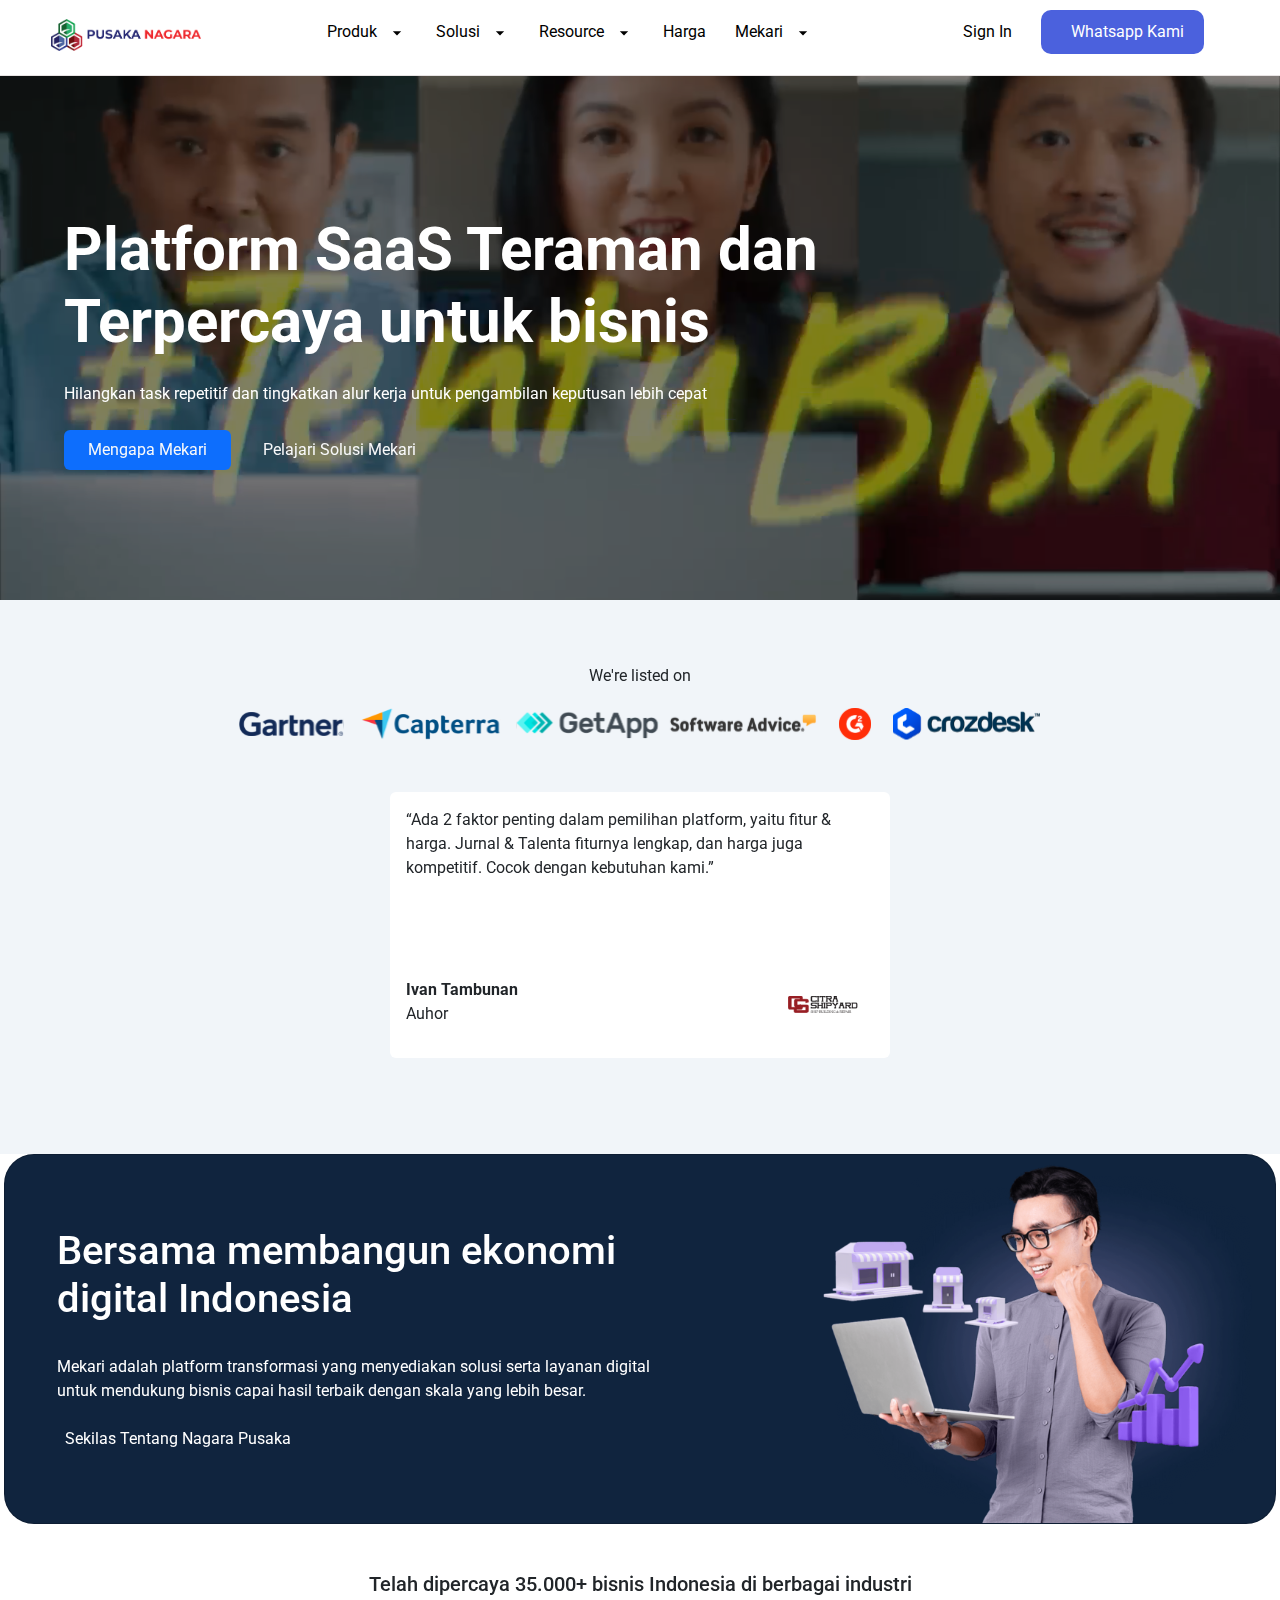
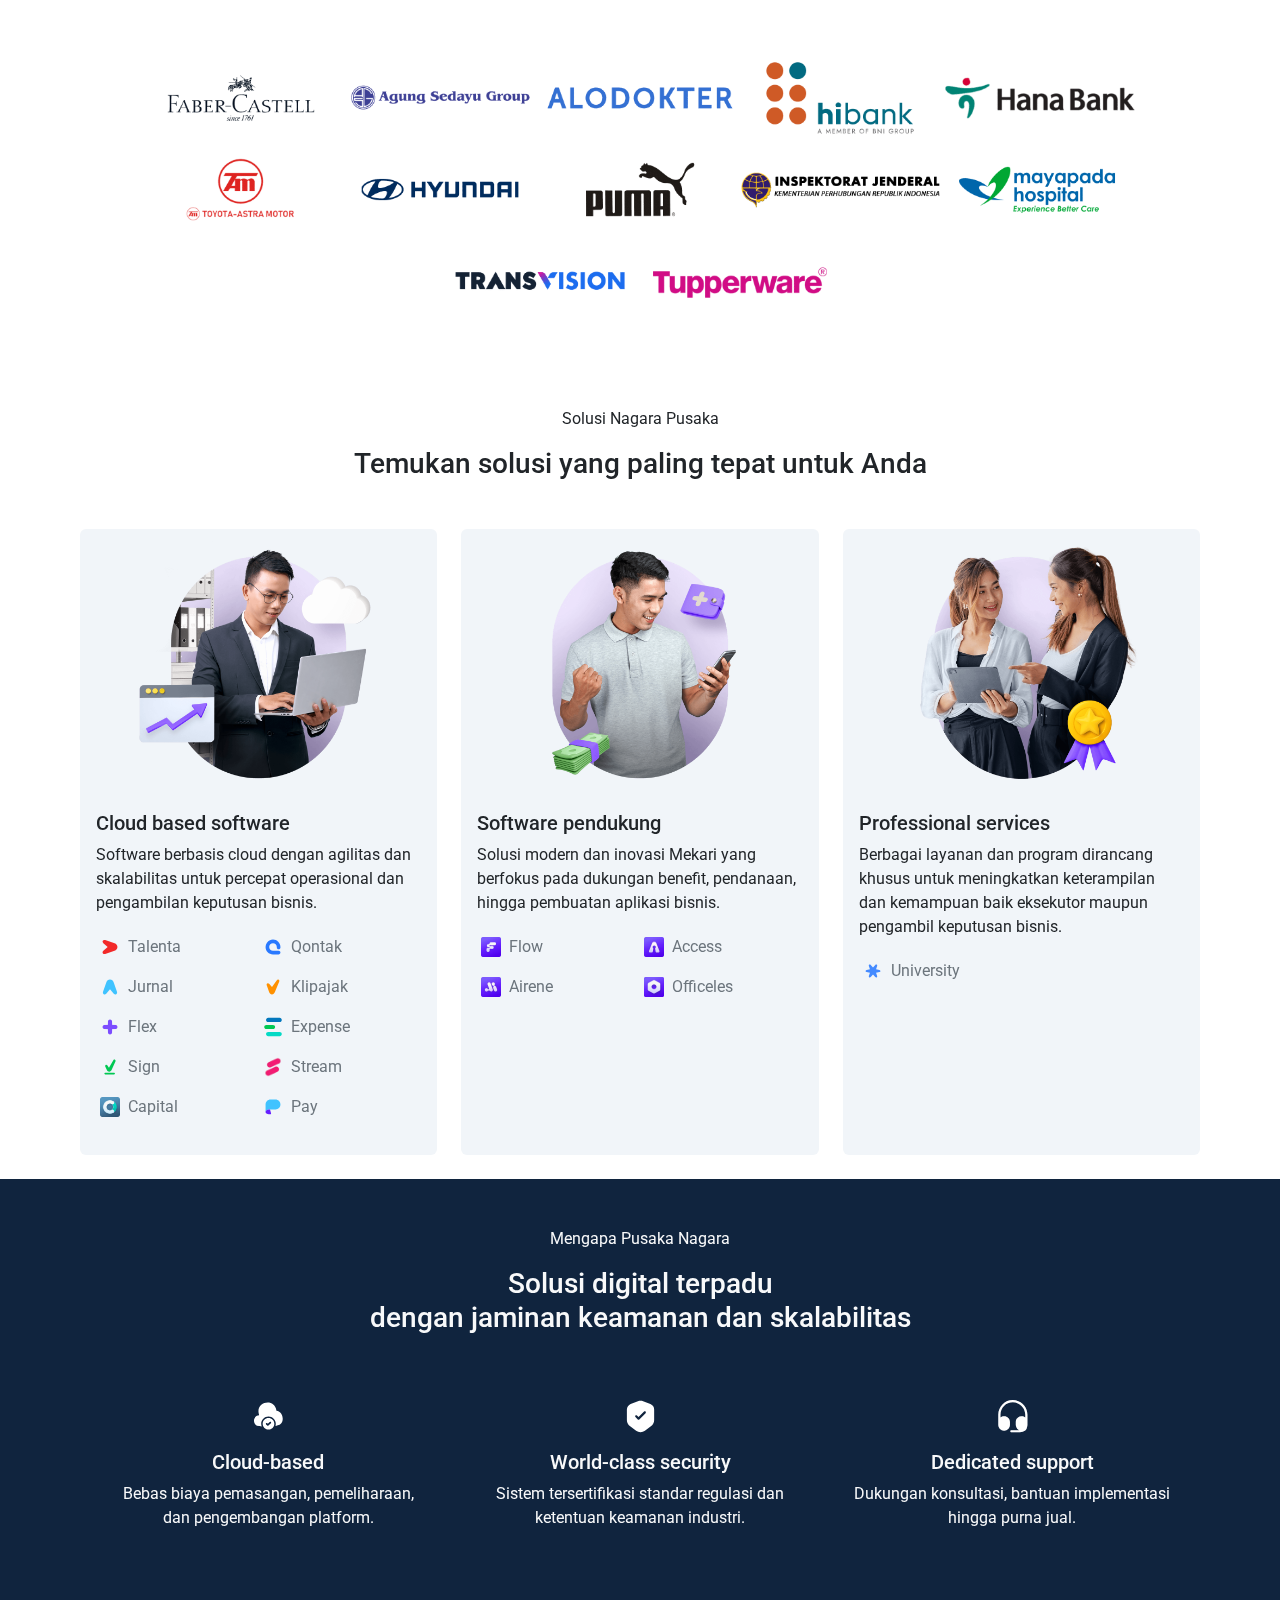
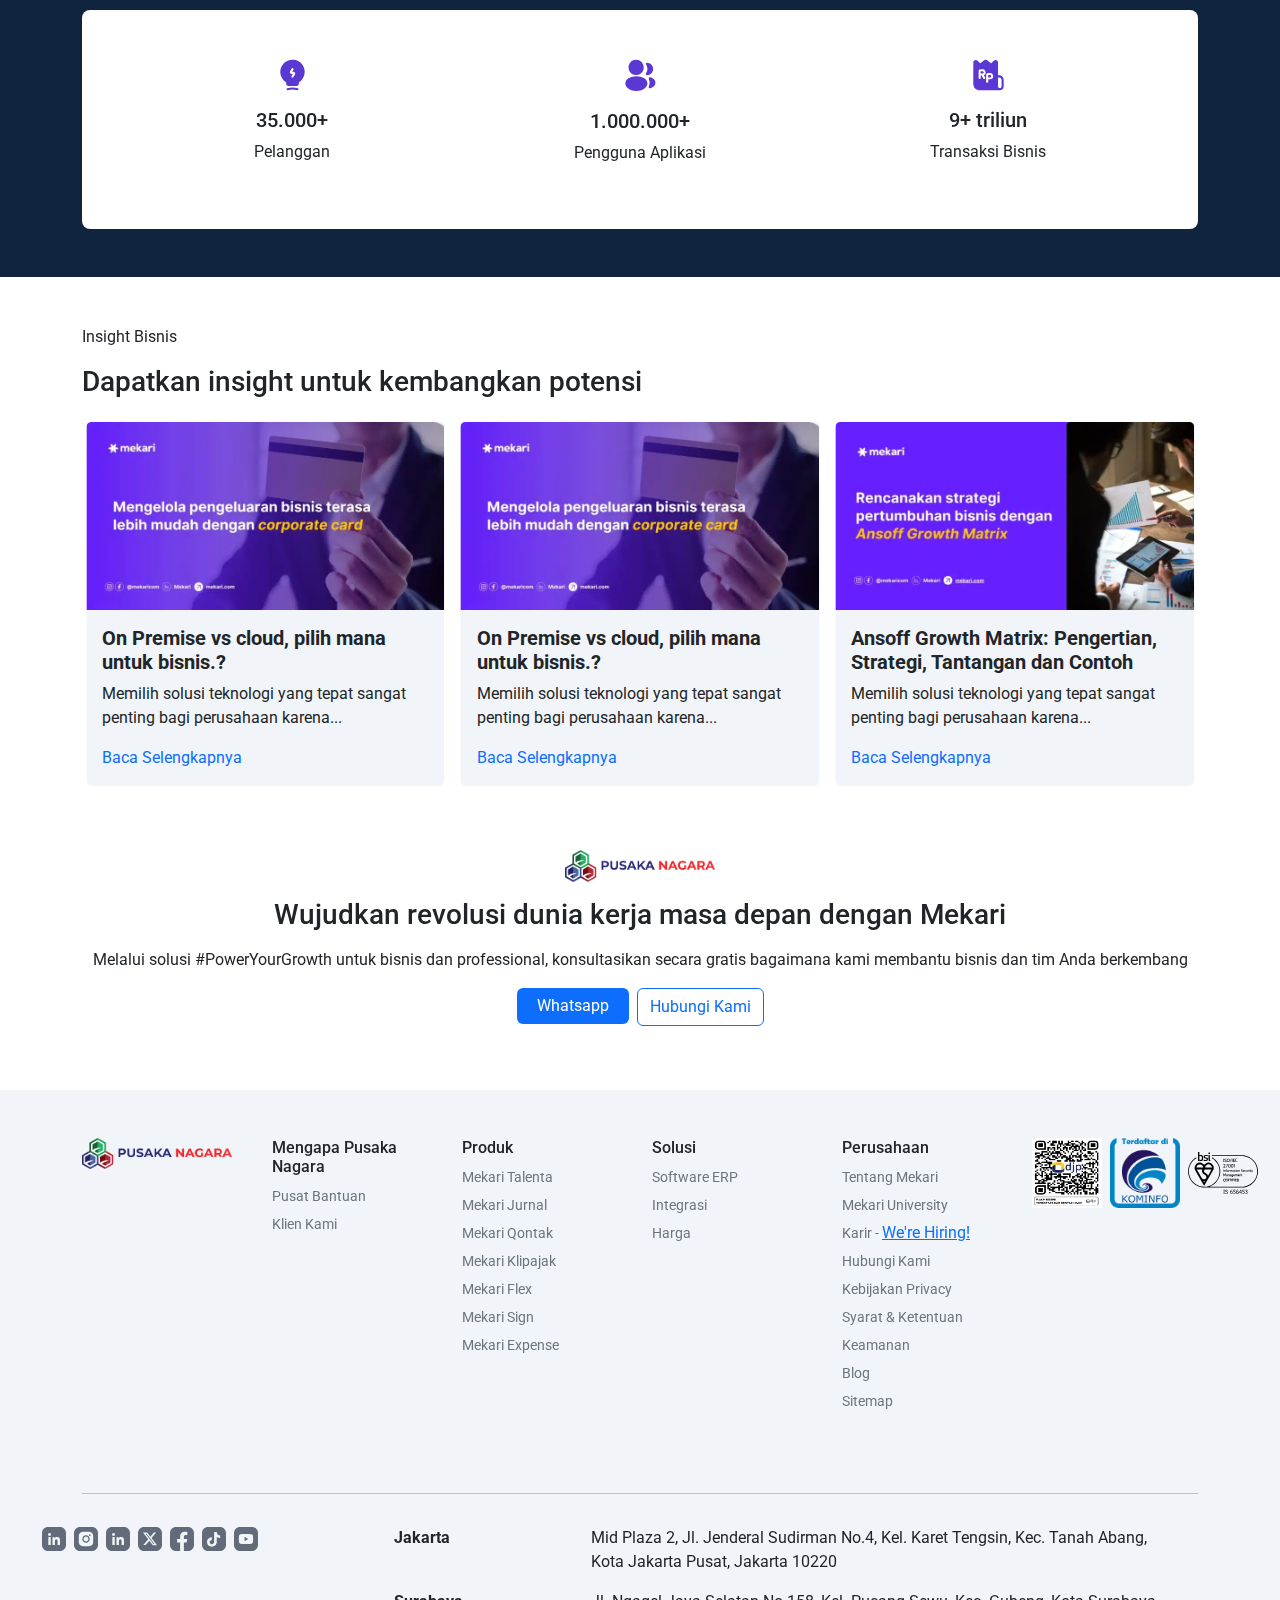
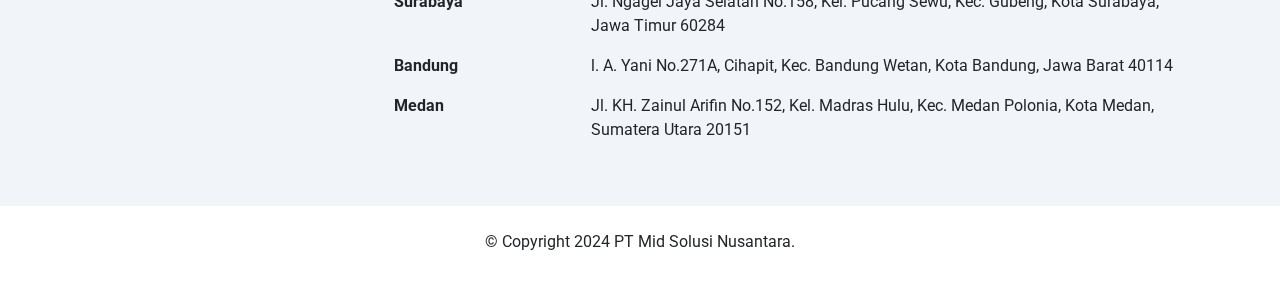
<file: index.html>
<!doctype html>
<html lang="en">
  <head>
    <meta charset="utf-8">
    <meta name="viewport" content="width=device-width, initial-scale=1">
    <title>Pusaka Nagara</title>
    <link rel="stylesheet" href="style.css">
    <link rel="stylesheet" href="https://cdnjs.cloudflare.com/ajax/libs/font-awesome/6.6.0/css/all.min.css" integrity="sha512-Kc323vGBEqzTmouAECnVceyQqyqdsSiqLQISBL29aUW4U/M7pSPA/gEUZQqv1cwx4OnYxTxve5UMg5GT6L4JJg==" crossorigin="anonymous" referrerpolicy="no-referrer" />
    <link href="https://cdn.jsdelivr.net/npm/bootstrap@5.3.3/dist/css/bootstrap.min.css" rel="stylesheet" integrity="sha384-QWTKZyjpPEjISv5WaRU9OFeRpok6YctnYmDr5pNlyT2bRjXh0JMhjY6hW+ALEwIH" crossorigin="anonymous">
    <link rel="stylesheet" href="https://cdn.jsdelivr.net/npm/swiper@11/swiper-bundle.min.css"/>

<script src="https://cdn.jsdelivr.net/npm/swiper@11/swiper-bundle.min.js"></script>
  </head>
  <style>
   .logo {
    max-height: 56px;
    transition: transform 0.8s ease, opacity 0.8s ease;
    opacity: 1;
    transform: translateY(0); /* Posisi normal */
}

.fall {
    opacity: 0;
    transform: translateY(100%); /* Tenggelam ke bawah */
}

.rise {
    opacity: 0;
    transform: translateY(-100%); /* Muncul dari atas */
}

.visible {
    opacity: 1;
    transform: translateY(0); /* Kembali ke posisi normal dan terlihat */
}

  </style>
  <body>
    
    <header>
      <div class="navbar__sect">
        <div class="logo">
            <a href="index.html"><img src="assets/img/logo.png" alt="" class="small__img__logo"></a>
        </div>

        <div class="navigation__sec">
            <ul>
                <li class="underline product">
                    <a href="produk.html"><span>Produk</span><img src="assets/img/dropdown.svg" alt=""></a>
                    <div class="popup rounded-1">
                        <div class="popup__tabs d-flex flex-column py-4 px-2">
                            <button class="tab active border-0 bg-transparent text-start" data-tab="content1">
                                <h5 class="fs-6">Software Utama</h5>
                                <p class="small__text">Inovasi software-as-a-service Mekari untuk manajemen bisnis</p>
                            </button>
                            <button class="tab border-0 bg-transparent text-start" data-tab="content2">
                                <h5 class="fs-6">Layanan</h5>
                                <p class="small__text">Layanan profesional dari Mekari untuk karyawan & bisnis</p>
                            </button>
                            <button class="tab border-0 bg-transparent text-start" data-tab="content3">
                                <h5 class="fs-6">Software Pendukung</h5>
                                <p class="small__text">Dukungan inovasi ekosistem Mekari untuk akselerasi bisnis</p>
                            </button>
                        </div>
                        <div class="popup__content">
                            <div id="content1" class="tab__content active">
                                <p>Software Utama</p>
                                <ul>
                                    <a href="">
                                      <li>
                                        <div class="card__talent">
                                              <div class="thumb__icn">
                                                <img src="assets/img/apps-Talenta.webp" alt="">
                                            </div>
                                            <div class="card__text">
                                                <h5 class="fw-bold fs-6">Mekari Talenta</h5>
                                                <p class="text-secondary extra__medium__text small__mt">Software HR dan Management Karyawan</p>
                                            </div>
                                        </div>
                                    </li>
                                    </a>
                                    <a href="">
                                      <li>
                                        <div class="card__talent">
                                              <div class="thumb__icn">
                                                <img src="assets/img/apps-qontak-CRM.webp" alt="">
                                            </div>
                                            <div class="card__text">
                                                <h5 class="fw-bold fs-6">Mekari Qontak</h5>
                                                <p class="text-secondary extra__medium__text small__mt">Software CRM & <br> Omnichannel</p>
                                            </div>
                                        </div>
                                    </li>
                                    </a>
                                    <a href="">
                                      <li>
                                        <div class="card__talent">
                                              <div class="thumb__icn">
                                                <img src="assets/img/apps-Jurnal.webp" alt="">
                                            </div>
                                            <div class="card__text">
                                                <h5 class="fw-bold fs-6">Mekari Jurnal</h5>
                                                <p class="text-secondary extra__medium__text small__mt">Software Akuntansi & Supply Chain</p>
                                            </div>
                                        </div>
                                    </li>
                                    </a>
                                    <a href="">
                                      <li>
                                        <div class="card__talent">
                                              <div class="thumb__icn">
                                                <img src="assets/img/apps-klikpajak.webp" alt="">
                                            </div>
                                            <div class="card__text">
                                                <h5 class="fw-bold fs-6">Mekari Klipajak</h5>
                                                <p class="text-secondary extra__medium__text small__mt">Software Manajemen Pajak Karyawan & Bisnis</p>
                                            </div>
                                        </div>
                                    </li>
                                    </a>
                                    <a href="">
                                      <li>
                                        <div class="card__talent">
                                              <div class="thumb__icn">
                                                <img src="assets/img/apps-Flex.png" alt="">
                                            </div>
                                            <div class="card__text">
                                                <h5 class="fw-bold fs-6">Mekari Flex</h5>
                                                <p class="text-secondary extra__medium__text small__mt">Software Management dan dukungan karyawan</p>
                                            </div>
                                        </div>
                                    </li>
                                    </a>
                                    <a href="">
                                      <li>
                                        <div class="card__talent">
                                              <div class="thumb__icn">
                                                <img src="assets/img/apps-expense.webp" alt="">
                                            </div>
                                            <div class="card__text">
                                                <h5 class="fw-bold fs-6">Mekari Expense</h5>
                                                <p class="text-secondary extra__medium__text small__mt">Software manajemen anggaran dan pengeluaran</p>
                                            </div>
                                        </div>
                                    </li>
                                    </a>
                                    <a href="">
                                      <li>
                                        <div class="card__talent">
                                              <div class="thumb__icn">
                                                <img src="assets/img/apps-e-Sign.webp" alt="">
                                            </div>
                                            <div class="card__text">
                                                <h5 class="fw-bold fs-6">Mekari Sign</h5>
                                                <p class="text-secondary extra__medium__text small__mt">Software otoritas & tanda tangan digital</p>
                                            </div>
                                        </div>
                                    </li>
                                    </a>
                                    <a href="">
                                      <li>
                                        <div class="card__talent">
                                              <div class="thumb__icn">
                                                <img src="assets/img/apps-stream.webp" alt="">
                                            </div>
                                            <div class="card__text">
                                                <h5 class="fw-bold fs-6">Mekari Stream</h5>
                                                <p class="text-secondary extra__medium__text small__mt">Software otoritas & tanda tangan digital</p>
                                            </div>
                                        </div>
                                    </li>
                                    </a>
                                    <a href="">
                                      <li>
                                        <div class="card__talent">
                                              <div class="thumb__icn">
                                                <img src="assets/img/apps-mekari-capital.webp" alt="">
                                            </div>
                                            <div class="card__text">
                                                <h5 class="fw-bold fs-6">Mekari Capital</h5>
                                                <p class="text-secondary extra__medium__text small__mt">Software management pembiayaan bisinis</p>
                                            </div>
                                        </div>
                                    </li>
                                    </a>
                                    <a href="">
                                      <li>
                                        <div class="card__talent">
                                              <div class="thumb__icn">
                                                <img src="assets/img/apps-mekari-pay.webp" alt="">
                                            </div>
                                            <div class="card__text">
                                                <h5 class="fw-bold fs-6">Mekari Pay</h5>
                                                <p class="text-secondary extra__medium__text small__mt">Software management transaksi bisnis</p>
                                            </div>
                                        </div>
                                    </li>
                                    </a>
                                </ul>
                            </div>
                            <div id="content2" class="tab__content">
                              <p>Layanan</p>
                                <ul>
                                  <a href="">
                                    <li>
                                      <div class="card__talent">
                                            <div class="thumb__icn">
                                              <img src="assets/img/apps-Talenta.webp" alt="">
                                          </div>
                                          <div class="card__text">
                                              <h5 class="fw-bold fs-6">Mekari Payroll Service</h5>
                                              <p class="text-secondary extra__medium__text small__mt">Layanan pengelolaan database dan management karyawan</p>
                                          </div>
                                      </div>
                                  </li>
                                  </a>
                                  <a href="">
                                    <li>
                                      <div class="card__talent">
                                            <div class="thumb__icn">
                                              <img src="assets/img/apps-university-1.png" alt="">
                                          </div>
                                          <div class="card__text">
                                              <h5 class="fw-bold fs-6">Mekari University</h5>
                                              <p class="text-secondary extra__medium__text small__mt">Layanan Pelatihan Professional Sertifikasi</p>
                                          </div>
                                      </div>
                                  </li>
                                  </a>
                                    
                                </ul>
                            </div>
                            <div id="content3" class="tab__content">
                              <p>Software Pendukung</p>
                                <ul>
                                  <a href="">
                                    <li>
                                      <div class="card__talent">
                                            <div class="thumb__icn">
                                              <img src="assets/img/apps-flow (1).webp" alt="">
                                          </div>
                                          <div class="card__text">
                                              <h5 class="fw-bold fs-6">Mekari Flow</h5>
                                              <p class="text-secondary extra__medium__text small__mt">Software management automasi proses</p>
                                          </div>
                                      </div>
                                  </li>
                                  </a>
                                  <a href="">
                                    <li>
                                      <div class="card__talent">
                                            <div class="thumb__icn">
                                              <img src="assets/img/apps-airene (1).webp" alt="">
                                          </div>
                                          <div class="card__text">
                                              <h5 class="fw-bold fs-6">Mekari Airene</h5>
                                              <p class="text-secondary extra__medium__text small__mt">Software AI untuk berbagai produk mekari</p>
                                          </div>
                                      </div>
                                  </li>
                                  </a>
                                  <a href="">
                                    <li>
                                      <div class="card__talent">
                                            <div class="thumb__icn">
                                              <img src="assets/img/apps-access.webp" alt="">
                                          </div>
                                          <div class="card__text">
                                              <h5 class="fw-bold fs-6">Mekari Access</h5>
                                              <p class="text-secondary extra__medium__text small__mt">Software management aksesibilitas</p>
                                          </div>
                                      </div>
                                  </li>
                                  </a>
                                  <a href="">
                                    <li>
                                      <div class="card__talent">
                                            <div class="thumb__icn">
                                              <img src="assets/img/apps_mekari_officeless.webp" alt="">
                                          </div>
                                          <div class="card__text">
                                              <h5 class="fw-bold fs-6">Mekari Officeless</h5>
                                              <p class="text-secondary extra__medium__text small__mt">Software HR dan Management Karyawan</p>
                                          </div>
                                      </div>
                                  </li>
                                  </a>
                                </ul>
                            </div>
                        </div>
                    </div>
                </li>                
                
                <li class="underline solution">
                    <a href="solusi.html"><span>Solusi</span><img src="assets/img/dropdown.svg" alt=""></a>
                    <div class="popup-solution py-2 bg-white mt-1 rounded-1 z-3 position-absolute">
                        <div class="popup__content">
                            <ul>
                                <li class="solution__li rounded-1 w-100"><a href="#">
                                    <div class="solusi__item px-1 pt-4 d-flex align-items-start">
                                        <div class="img__thumb mx-2">
                                            <img src="assets/img/ich-solution-business.svg" alt="">
                                        </div>
                                        <div class="solusi__teks">
                                            <h5 class="fw-bold fs-6">Bussiness Growth</h5>
                                            <p style="margin-top: -5px;">Solusi bisnis berkembang dan berekpansi</p>
                                        </div>
                                    </div>
                                </a></li>
                                <li class="solution__li rounded-1 w-100"><a href="#">
                                    <div class="solusi__item px-1 pt-4 d-flex align-items-start">
                                        <div class="img__thumb mx-2">
                                            <img src="assets/img/ich-solution-professional (1).svg" alt="">
                                        </div>
                                        <div class="solusi__teks">
                                            <h5 class="fw-bold fs-6">Professional Growth</h5>
                                            <p style="margin-top: -5px;">Solusi Praktis untuk berkontribusi lebih baik</p>
                                        </div>
                                    </div>
                                </a></li>
                            </ul>
                        </div>
                    </div>
                </li>
                
                <li class="underline resource">
                    <a href="resources.html"><span>Resource</span><img src="assets/img/dropdown.svg" alt=""></a>
                    <div class="popup-resource position-absolute bg-white rounded-2 mt-1">
                        <div class="popup__tabs  d-flex flex-column py-4 px-2">
                            <div class="tab active" data-tab="resource1">
                              <h3 class="fw-bold fs-6">Panduan & Literasi</h3>
                                <p style="margin-top: -5px; font-size: 14px;">Berbagai wawasan untuk segala kebutuhan anda</p>
                            </div>
                            <div class="tab" data-tab="resource2">
                              <h6 class="fw-bold fs-6">Kolaborasi</h6>
                              <p style="margin-top: -5px; font-size: 14px;">Buka peluang untuk tumbuh dengan berbagai program kreatif kami</p>
                            </div>
                            <div class="tab" data-tab="resource3">
                              <h6 class="fw-bold fs-6">Partner Komersial</h6>
                              <p style="margin-top: -5px; font-size: 14px;">Sinergikan bisnis anda dengan sousi dan layanan kami</p>
                            </div>
                            <div class="tab" data-tab="resource4">
                              <h6 class="fw-bold fs-6">Program & Promosi</h6>
                              <p style="margin-top: -5px; font-size: 14px;">Kolaborasi mekari dan partner untuk kembangkan bisnis anda</p>
                            </div>
                        </div>
                        <div class="popup__content p-4">
                            <div id="resource1" class="tab__content active">
                              <p>Panduan & literasi</p>
                              
                              <div class="solution_wrapper d-flex flex-wrap">
                                <div class="solution__items">
                                  <a href="blog.html">
                                    <div class="items__sl d-flex align-items-center" style="width:250px;">
                                      <div class="images_sl ">
                                        <img src="assets/img/ich-solution-business.svg" alt="">
                                      </div>
                                      <div class="text_sl">
                                        <p class="mt-4 mx-1">Blog</p>
                                      </div>
                                    </div>
                                  </a>
                                </div>
                                <div class="solution__items">
                                  <a href="customer__service.html">
                                    <div class="items__sl d-flex align-items-center" style="width:250px;">
                                      <div class="images_sl ">
                                        <img src="assets/img/ich-help-centre.svg" alt="">
                                      </div>
                                      <div class="text_sl">
                                        <p class="mt-4 mx-1">Pusat Bantuan</p>
                                      </div>
                                    </div>
                                  </a>
                                </div>
                                <div class="solution__items">
                                  <a href="klien_kami.html">
                                    <div class="items__sl d-flex align-items-center" style="width:250px;">
                                      <div class="images_sl ">
                                        <img src="assets/img/ich-mengapa-mekari.svg" alt="">
                                      </div>
                                      <div class="text_sl">
                                        <p class="mt-4 mx-1">Study Kasus</p>
                                      </div>
                                    </div>
                                  </a>
                                </div>
                              </div>
                            </div>
                            <div id="resource2" class="tab__content">
                                <p>Kolaborasi</p>
                                <div class="solution_wrapper d-flex flex-wrap">
                                  <div class="solution__items">
                                    <a href="">
                                      <div class="items__sl d-flex align-items-center" style="width:250px;">
                                        <div class="images_sl ">
                                          <img src="assets/img/ich-news.svg" alt="">
                                        </div>
                                        <div class="text_sl">
                                          <p class="mt-4 mx-1">News & PR</p>
                                        </div>
                                      </div>
                                    </a>
                                  </div>
                                  <div class="solution__items">
                                    <a href="customer__service.html">
                                      <div class="items__sl d-flex align-items-center" style="width:250px;">
                                        <div class="images_sl ">
                                          <img src="assets/img/ich-events.svg" alt="">
                                        </div>
                                        <div class="text_sl">
                                          <p class="mt-4 mx-1">Mekari Event</p>
                                        </div>
                                      </div>
                                    </a>
                                  </div>
                                  <div class="solution__items">
                                    <a href="klien_kami.html">
                                      <div class="items__sl d-flex align-items-center" style="width:250px;">
                                        <div class="images_sl ">
                                          <img src="assets/img/ic-h-file-audio.svg" alt="">
                                        </div>
                                        <div class="text_sl">
                                          <p class="mt-4 mx-1">Mekari Podcast</p>
                                        </div>
                                      </div>
                                    </a>
                                  </div>
                                  <div class="solution__items">
                                    <a href="klien_kami.html">
                                      <div class="items__sl d-flex align-items-center" style="width:250px;">
                                        <div class="images_sl ">
                                          <img src="assets/img/ich-community.svg" alt="">
                                        </div>
                                        <div class="text_sl">
                                          <p class="mt-4 mx-1">Mekari Community</p>
                                        </div>
                                      </div>
                                    </a>
                                  </div>
                                </div>
                            </div>
                            <div id="resource3" class="tab__content">
                                <p>Partner Komersial</p>
                                <div class="solution_wrapper d-flex flex-wrap">
                                  <div class="solution__items">
                                    <a href="">
                                      <div class="items__sl d-flex align-items-center" style="width:250px;">
                                        <div class="images_sl ">
                                          <img src="assets/img/ich-solution-business.svg" alt="">
                                        </div>
                                        <div class="text_sl">
                                          <p class="mt-4 mx-1">Program Referal</p>
                                        </div>
                                      </div>
                                    </a>
                                  </div>
                                  <div class="solution__items">
                                    <a href="program_interior.html">
                                      <div class="items__sl d-flex align-items-center" style="width:250px;">
                                        <div class="images_sl ">
                                          <img src="assets/img/ich-solution-business.svg" alt="">
                                        </div>
                                        <div class="text_sl">
                                          <p class="mt-4 mx-1">Program Sistem Integrator</p>
                                        </div>
                                      </div>
                                    </a>
                                  </div>
                                  <div class="solution__items">
                                    <a href="klien_kami.html">
                                      <div class="items__sl d-flex align-items-center" style="width:250px;">
                                        <div class="images_sl ">
                                          <img src="assets/img/ich-solution-business.svg" alt="">
                                        </div>
                                        <div class="text_sl">
                                          <p class="mt-4 mx-1">Program Reseller</p>
                                        </div>
                                      </div>
                                    </a>
                                  </div>
                                </div>
                            </div>
                            <div id="resource4" class="tab__content">
                                <p>Program dan Promosi</p>
                                <div class="solution_wrapper d-flex flex-wrap">
                                  <div class="solution__items">
                                    <a href="">
                                      <div class="items__sl d-flex align-items-center" style="width:250px;">
                                        <div class="text_sl">
                                          <h6 class="mt-4 fw-bold">HSBC</h6>
                                          <p style="margin-top: -5px;">Kolaborasi mekari X HSBC untuk akselrasikan bisnis anda</p>
                                        </div>
                                      </div>
                                    </a>
                                  </div>
                                  <div class="solution__items">
                                    <a href="">
                                      <div class="items__sl d-flex align-items-center" style="width:250px;">
                                        <div class="text_sl">
                                          <h6 class="mt-4 fw-bold">HSBC</h6>
                                          <p style="margin-top: -5px;">Kolaborasi mekari X HSBC untuk akselrasikan bisnis anda</p>
                                        </div>
                                      </div>
                                    </a>
                                  </div>
                                  <div class="solution__items">
                                    <a href="">
                                      <div class="items__sl d-flex align-items-center" style="width:250px;">
                                        <div class="text_sl">
                                          <h6 class="mt-4 fw-bold">HSBC</h6>
                                          <p style="margin-top: -5px;">Kolaborasi mekari X HSBC untuk akselrasikan bisnis anda</p>
                                        </div>
                                      </div>
                                    </a>
                                  </div>
                                  <div class="solution__items">
                                    <a href="">
                                      <div class="items__sl d-flex align-items-center" style="width:250px;">
                                        <div class="text_sl">
                                          <h6 class="mt-4 fw-bold">HSBC</h6>
                                          <p style="margin-top: -5px;">Kolaborasi mekari X HSBC untuk akselrasikan bisnis anda</p>
                                        </div>
                                      </div>
                                    </a>
                                  </div>
                                  <div class="solution__items">
                                    <a href="">
                                      <div class="items__sl d-flex align-items-center" style="width:250px;">
                                        <div class="text_sl">
                                          <h6 class="mt-4 fw-bold">HSBC</h6>
                                          <p style="margin-top: -5px;">Kolaborasi mekari X HSBC untuk akselrasikan bisnis anda</p>
                                        </div>
                                      </div>
                                    </a>
                                  </div>
                                </div>
                            </div>
                        </div>
                    </div>
                </li>
                
                <li class="underline"><a href="">Harga</a></li>
                <li class="underline mekari">
                    <a href="tentang.html"><span>Mekari</span><img src="assets/img/dropdown.svg" alt=""></a>
                    <div class="popup-mekari bg-white p-2 position-absolute mt-1 box__shadow rounded-2">
                        <div class="popup__content">
                            <p>Tentang Mekari</p>
                            <ul>
                              <li><a href="carrers.html">
                                  <div class="solusi__item d-flex">
                                      <div class="img__thumb mx-2">
                                          <img src="assets/img/ich-solution-business.svg" alt="">
                                      </div>
                                      <div class="solusi__teks">
                                          <h3 class="fw-bold fs-6">Karir</h3>
                                          <p class="small__text" style="margin-top: -10px;">Solusi bisnis berkembang dan berekpansi</p>
                                      </div>
                                  </div>
                              </a></li>
                              <li><a href="#">
                                  <div class="solusi__item d-flex">
                                      <div class="img__thumb mx-2">
                                          <img src="assets/img/ich-solution-business.svg" alt="">
                                      </div>
                                      <div class="solusi__teks">
                                          <h3 class="fs-6 fw-bold">Mengapa Mekari</h3>
                                          <p class="small__text" style="margin-top: -10px;">Solusi bisnis berkembang dan berekpansi</p>
                                      </div>
                                  </div>
                              </a></li>
                          </ul>
                        </div>
                    </div>
                </li>
                
            </ul>
        </div>

        <div class="sci__sec">
            <ul>
                <li class="underline"><a href="login.html" target="_blank">Sign In</a></li>
                <li><button><i class="fab fa-whatsapp"></i><span>Whatsapp Kami</span></button></li>
            </ul>
        </div>
        <div class="burger__menu">
          <div class="bars"></div>
          <div class="bars"></div>
          <div class="bars"></div>
        </div>
    </div>

    

  </header>

  <div class="sidebar__menu">
    <div class="accordion" id="accordionExample">
      <div class="accordion-item">
        <h2 class="accordion-header">
          <button class="accordion-button" type="button" data-bs-toggle="collapse" data-bs-target="#collapseOne" aria-expanded="true" aria-controls="collapseOne">
            Produk Mekari
          </button>
        </h2>
        <div id="collapseOne" class="accordion-collapse collapse show" data-bs-parent="#accordionExample">
          <div class="accordion-body">
            
          </div>
        </div>
      </div>
      <div class="accordion-item">
        <h2 class="accordion-header">
          <button class="accordion-button collapsed" type="button" data-bs-toggle="collapse" data-bs-target="#collapseTwo" aria-expanded="false" aria-controls="collapseTwo">
            Solusi
          </button>
        </h2>
        <div id="collapseTwo" class="accordion-collapse collapse" data-bs-parent="#accordionExample">
          <div class="accordion-body">
            <strong>This is the second item's accordion body.</strong> It is hidden by default, until the collapse plugin adds the appropriate classes that we use to style each element. These classes control the overall appearance, as well as the showing and hiding via CSS transitions. You can modify any of this with custom CSS or overriding our default variables. It's also worth noting that just about any HTML can go within the <code>.accordion-body</code>, though the transition does limit overflow.
          </div>
        </div>
      </div>
      <div class="accordion-item">
        <h2 class="accordion-header">
          <button class="accordion-button collapsed" type="button" data-bs-toggle="collapse" data-bs-target="#collapseThree" aria-expanded="false" aria-controls="collapseThree">
            Resource
          </button>
        </h2>
        <div id="collapseThree" class="accordion-collapse collapse" data-bs-parent="#accordionExample">
          <div class="accordion-body">
            <strong>This is the third item's accordion body.</strong> It is hidden by default, until the collapse plugin adds the appropriate classes that we use to style each element. These classes control the overall appearance, as well as the showing and hiding via CSS transitions. You can modify any of this with custom CSS or overriding our default variables. It's also worth noting that just about any HTML can go within the <code>.accordion-body</code>, though the transition does limit overflow.
          </div>
        </div>
      </div>
      <div class="accordion-item">
        <h2 class="accordion-header">
          <button class="accordion-button collapsed" type="button" data-bs-toggle="collapse" data-bs-target="#collapseFour" aria-expanded="false" aria-controls="collapseThree">
            Harga
          </button>
        </h2>
        <div id="collapseFour" class="accordion-collapse collapse" data-bs-parent="#accordionExample">
          <div class="accordion-body">
            <strong>This is the third item's accordion body.</strong> It is hidden by default, until the collapse plugin adds the appropriate classes that we use to style each element. These classes control the overall appearance, as well as the showing and hiding via CSS transitions. You can modify any of this with custom CSS or overriding our default variables. It's also worth noting that just about any HTML can go within the <code>.accordion-body</code>, though the transition does limit overflow.
          </div>
        </div>
      </div>
    </div>
  </div>


  
  

      <main>
        <section class="home__section">
          <div class="text-white position-relative jumbotron d-flex align-items-center">
            <div class="overlay absolute w-100 h-100"></div>
            <video autoplay muted loop playsinline class="position-absolute top-0 start-0 w-100 h-100" style="object-fit: cover; z-index: -1;">
                <source src="assets/video/opening.mp4" type="video/mp4">
                Your browser does not support the video tag.
            </video>
            <div class="home__hero__teks position-relative text-start">
                <h1 class="fs-7 fw-bold main-title">Platform SaaS Teraman dan Terpercaya untuk bisnis</h1>
                <p class="my-4">Hilangkan task repetitif dan tingkatkan alur kerja untuk pengambilan keputusan lebih cepat</p>
                <ul class="d-flex gap-2 list-unstyled flex-wrap">
                    <li><button class="px-4 py-2 bg-primary text-light border-0 rounded">Mengapa Mekari</button></li>
                    <li><button class="px-4 py-2 bg-transparent text-light border-0 rounded">Pelajari Solusi Mekari <i class="fas fa-arrow-down"></i></button></li>
                </ul>
            </div>
        </div>
        </section>
        
        <div class="masthead__section d-flex flex-column justify-content-center align-items-center mt-5">
            <div class="masthead__stars">
                <ul class="d-flex list-unstyled">
                    <li><i class="fas fa-star gold__color"></i></li>
                    <li class="mx-2"><i class="fas fa-star gold__color"></i></li>
                    <li><i class="fas fa-star gold__color"></i></li>
                    <li class="mx-2"><i class="fas fa-star gold__color"></i></li>
                    <li><i class="fas fa-star gold__color"></i></li>
                </ul>
            </div>
            <div class="masthead__label">
                <p>We're listed on</p>
            </div>
            <div class="masthead__logo d-flex flex-wrap gap-2">
                <img src="assets/img/logo-inv-gartner.svg" alt="">
                <img src="assets/img/logo-inv-capterra.svg" alt="">
                <img src="assets/img/logo-inv-get-app.svg" alt="">
                <img src="assets/img/logo-inv-software-advice.svg" alt="">
                <img src="assets/img/logo-inv-g2.svg" alt="">
                <img src="assets/img/logo-inv-crozdesk.svg" alt="">
            </div>

            <div class="masthead__testimonial py-5">
              <div class="masthead__item bg-white p-3 rounded position-relative" >
                <div class="card__testimonial swiper mySwiper">
                  <div class="card_swiper swiper-wrapper">
                    <div class="card__item swiper-slide position-relative">
                     <div class="testi__quote">
                      <p>
                        “Ada 2 faktor penting dalam pemilihan platform, yaitu fitur & harga. Jurnal & Talenta fiturnya lengkap, dan harga juga kompetitif. Cocok dengan kebutuhan kami.”</p>
                     </div>
                     <div class="testi__author">
                      <ul class="d-flex list-unstyled justify-content-between align-items-center">
                        <li>
                          <span><strong>Ivan Tambunan</strong></span><br>
                          <span>Auhor</span>
                        </li>
                        <li><img src="assets/img/logo-148x56-citra.webp" alt=""></li>
                      </ul>
                     </div>
                    </div>
                    <div class="card__item swiper-slide">
                     <div class="testi__quote">
                      <p>“Menggunakan Mekari Jurnal & Mekari Talenta bersama-sama adalah penyelamat dalam meningkatkan efisiensi.”     </p>
                     </div>
                     <div class="testi__author">
                      <ul class="d-flex list-unstyled justify-content-between align-items-center">
                        <li>
                          <span><strong>Ivan Tambunan</strong></span><br>
                          <span>Auhor</span>
                        </li>
                        <li><img src="assets/img/logo-148x56-citra.webp" alt=""></li>
                      </ul>
                     </div>
                    </div>
                    <div class="card__item swiper-slide">
                     <div class="testi__quote">
                      <p>“Karena karyawan sadar bahwa kami mengontrol absensinya menggunakan Talenta, mereka sadar untuk datang tepat waktu. Dengan demikian, kebutuhan tenaga kami di lapangan dan kecepatan memenuhi volume dapat terpenuhi berkat karyawan yang datang tepat waktu.”                       </p>
                     </div>
                     <div class="testi__author">
                      <ul class="d-flex list-unstyled justify-content-between align-items-center">
                        <li>
                          <span><strong>Ivan Tambunan</strong></span><br>
                          <span>Auhor</span>
                        </li>
                        <li><img src="assets/img/logo-148x56-citra.webp" alt=""></li>
                      </ul>
                     </div>
                    </div>

                  </div>
                </div>
              </div>
            </div>
        </div>

        <section class="wwa bg-white px-1">
          <div class="container__wwa mt-5 ">
              <div class="card rounded-lg">
                  <div class="row">
                      <div class="col-md-7 px-4 px-lg-5 py-2 py-lg-4">
                          <div class="card-body text-white p-3 d-flex  justify-content-center flex-column h-100">
                              <h3 class="card-title fs-1">Bersama membangun ekonomi digital Indonesia</h3>
                              <p class="card-text my-4">Mekari adalah platform transformasi yang menyediakan solusi serta layanan digital untuk mendukung bisnis capai hasil terbaik dengan skala yang lebih besar.</p>
                              <a href="" class="text-white text-decoration-none"><i class="fas fa-play text-white "></i><span class="mx-2">Sekilas Tentang Nagara Pusaka</span></a>
                          </div>
                      </div>
                      <div class="col-md-5">
                          <img src="assets/img/img-home-01-700x500.webp" class="card-img" alt="Gambar Card">
                      </div>
                  </div>
              </div>
          </div>
      </section>

      <section class="clients__logo bg-white py-5">
        <div class="custom_container px-1 px-sm-5 ">
          <div class="clients__logo_title text-center px-1">
            <h5>Telah dipercaya 35.000+ bisnis Indonesia di berbagai industri</h5>
          </div>
  
          <div class="clients__logo_items row-gap-3 d-flex mt-5 flex-wrap justify-content-center py-3 px-1 px-lg-2">
            <div class="items small_card__logo d-flex align-items-center justify-content-center">
              <img src="assets/img/logo-faber-castle-148x56-1.webp" alt="">
            </div>
            <div class="items small_card__logo d-flex align-items-center justify-content-center">
              <img src="assets/img/logo-agung-sedayu-group-148x56-1.webp" alt="">
            </div>
            <div class="items small_card__logo d-flex align-items-center justify-content-center">
              <img src="assets/img/logo-alodokter-148x56-1.webp" alt="">
            </div>
            <div class="items small_card__logo d-flex align-items-center justify-content-center">
              <img src="assets/img/Hibank.webp" alt="">
            </div>
            <div class="items small_card__logo d-flex align-items-center justify-content-center">
              <img src="assets/img/logo-hana-bank-148x56-1.webp" alt="">
            </div>
            <div class="items small_card__logo d-flex align-items-center justify-content-center">
              <img src="assets/img/logo-toyota-148x56-1.webp" alt="">
            </div>
            <div class="items small_card__logo d-flex align-items-center justify-content-center">
              <img src="assets/img/logo-hyundai-148x56-1.webp" alt="">
            </div>
            <div class="items small_card__logo d-flex align-items-center justify-content-center">
              <img src="assets/img/logo-puma-148x56-1.webp" alt="">
            </div>
            <div class="items small_card__logo d-flex align-items-center justify-content-center">
              <img src="assets/img/logo-kemenhub-148x56-1.webp" alt="">
            </div>
            <div class="items small_card__logo d-flex align-items-center justify-content-center">
              <img src="assets/img/logo-mayapada-hospital-148x56-1.webp" alt="">
            </div>
            <div class="items small_card__logo d-flex align-items-center justify-content-center">
              <img src="assets/img/logo-transvision-148x56-1.webp" alt="">
            </div>
            <div class="items small_card__logo d-flex align-items-center justify-content-center">
              <img src="assets/img/logo-tupperware-148x56-1.webp" alt="">
            </div>
          </div>
        </div>
      </section>

      <section class="our__solution bg-white p-3 py-4">
        <div class="custom_container">
          <div class="our__solution_title text-center">
            <p>Solusi Nagara Pusaka</p>
            <h3>Temukan solusi yang paling tepat untuk Anda</h3>
          </div>

          <div class="our_solution_card mt-5 ">
            <div class="row row-cols-1 row-cols-md-3 g-4">
              <div class="col">
                <div class="card h-100 border-0 blue__light">
                  <img src="assets/img/Mekari-_-Asset-_-Solusi-Cloud-based-software-2.webp" class="card-img-top" alt="...">
                  <div class="card-body">
                    <h5 class="card-title">Cloud based software</h5>
                    <p class="card-text">Software berbasis cloud dengan agilitas dan skalabilitas untuk percepat operasional dan pengambilan keputusan bisnis.</p>
                    <ul class="list-unstyled d-flex justify-content-between flex-wrap">
                      <li class="w-50 hover__card__effect p-1 rounded-1"><a href="" class="d-flex align-items-center text-decoration-none">
                        <img src="assets/img/Mekari-Talenta-Logomark-RGB.svg" alt="" class="smallest__img">
                        <span class="mx-2 text-secondary">Talenta</span>
                      </a></li>
                      <li class="w-50 hover__card__effect p-1 rounded-1"><a href="" class="d-flex align-items-center text-decoration-none">
                        <img src="assets/img/Mekari-Qontak-Logomark-RGB.svg" alt="" class="smallest__img">
                        <span class="mx-2 text-secondary">Qontak</span>
                      </a></li>
                      <li class="w-50 my-2 hover__card__effect p-1 rounded-1"><a href="" class="d-flex align-items-center text-decoration-none">
                        <img src="assets/img/Mekari-Jurnal-Logomark-RGB.svg" alt="" class="smallest__img">
                        <span class="mx-2 text-secondary">Jurnal</span>
                      </a></li>
                      <li class="w-50 my-2 hover__card__effect p-1 rounded-1"><a href="" class="d-flex align-items-center text-decoration-none">
                        <img src="assets/img/Mekari-Klikpajak-Logomark-RGB.svg" alt="" class="smallest__img">
                        <span class="mx-2 text-secondary">Klipajak</span>
                      </a></li>
                      <li class="w-50 hover__card__effect p-1 rounded-1"><a href="" class="d-flex align-items-center text-decoration-none">
                        <img src="assets/img/Mekari-Flex-Logomark-RGB.webp" alt="" class="smallest__img">
                        <span class="mx-2 text-secondary">Flex</span>
                      </a></li>
                      <li class="w-50 hover__card__effect p-1 rounded-1"><a href="" class="d-flex align-items-center text-decoration-none">
                        <img src="assets/img/logomark-mekari-expense.svg" alt="" class="smallest__img">
                        <span class="mx-2 text-secondary">Expense</span>
                      </a></li>
                      <li class="w-50 my-2 hover__card__effect p-1 rounded-1"><a href="" class="d-flex align-items-center text-decoration-none">
                        <img src="assets/img/Mekari-e-Sign-Logomark-RGB.svg" alt="" class="smallest__img">
                        <span class="mx-2 text-secondary">Sign</span>
                      </a></li>
                      <li class="w-50 my-2 hover__card__effect p-1 rounded-1"><a href="" class="d-flex align-items-center text-decoration-none">
                        <img src="assets/img/logo_mekari_stream.webp" alt="" class="smallest__img">
                        <span class="mx-2 text-secondary">Stream</span>
                      </a></li>
                      <li class="w-50 hover__card__effect p-1 rounded-1"><a href="" class="d-flex align-items-center text-decoration-none">
                        <img src="assets/img/apps-mekari-capital.webp" alt="" class="smallest__img">
                        <span class="mx-2 text-secondary">Capital</span>
                      </a></li>
                      <li class="w-50 hover__card__effect p-1 rounded-1"><a href="" class="d-flex align-items-center text-decoration-none">
                        <img src="assets/img/Mekari-Pay-Logomark-RGB.svg" alt="" class="smallest__img">
                        <span class="mx-2 text-secondary">Pay</span>
                      </a></li>
                    </ul>
                  </div>
                </div>
              </div>
              <div class="col">
                <div class="card h-100 border-0 blue__light">
                  <img src="assets/img/Mekari-_-Asset-_-Solusi-Financial-Service-2.webp" class="card-img-top" alt="...">
                  <div class="card-body">
                    <h5 class="card-title">Software pendukung</h5>
                    <p class="card-text">Solusi modern dan inovasi Mekari yang berfokus pada dukungan benefit, pendanaan, hingga pembuatan aplikasi bisnis.</p>
                    <ul class="list-unstyled d-flex justify-content-between flex-wrap">
                      <li class="w-50 hover__card__effect p-1 rounded-1"><a href="" class="d-flex align-items-center text-decoration-none">
                        <img src="assets/img/apps-flow.webp" alt="" class="smallest__img">
                        <span class="mx-2 text-secondary">Flow</span>
                      </a></li>
                      <li class="w-50 hover__card__effect p-1 rounded-1"><a href="" class="d-flex align-items-center text-decoration-none">
                        <img src="assets/img/apps-access.webp" alt="" class="smallest__img">
                        <span class="mx-2 text-secondary">Access</span>
                      </a></li>
                      <li class="w-50 my-2 hover__card__effect p-1 rounded-1"><a href="" class="d-flex align-items-center text-decoration-none">
                        <img src="assets/img/apps-airene.webp" alt="" class="smallest__img">
                        <span class="mx-2 text-secondary">Airene</span>
                      </a></li>
                      <li class="w-50 my-2 hover__card__effect p-1 rounded-1"><a href="" class="d-flex align-items-center text-decoration-none">
                        <img src="assets/img/apps_mekari_officeless.webp" alt="" class="smallest__img">
                        <span class="mx-2 text-secondary">Officeles</span>
                      </a></li>
                    </ul>
                  </div>
                </div>
              </div>
              <div class="col">
                <div class="card h-100 border-0 blue__light">
                  <img src="assets/img/Mekari-_-Asset-_-Solusi-Professional-Service-2.webp" class="card-img-top" alt="...">
                  <div class="card-body">
                    <h5 class="card-title">Professional services</h5>
                    <p class="card-text">Berbagai layanan dan program dirancang khusus untuk meningkatkan keterampilan dan kemampuan baik eksekutor maupun pengambil keputusan bisnis.</p>
                    <ul class="list-unstyled d-flex justify-content-between flex-wrap">
                      <li class="w-50 hover__card__effect p-1 rounded-1"><a href="" class="d-flex align-items-center text-decoration-none">
                        <img src="assets/img/Mekari-University-Logomark-RGB.svg" alt="" class="smallest__img">
                        <span class="mx-2 text-secondary">University</span>
                      </a></li>
                      
                    </ul>
                  </div>
                </div>
              </div>
              
            </div>
          </div>
        </div>
      </section>
      

      <section class="why__pusaka py-5">
        <div class="container">
          <div class="pusaka_title text-center text-light">
            <p>Mengapa Pusaka Nagara</p>
            <h3>Solusi digital terpadu <br>
              dengan jaminan keamanan dan skalabilitas</h3>
          </div>

          <div class="why__pusaka_items mt-5 py-3">
            <div class="container">
            <div class="row">
              <div class=" col md-4">
                <div class="card h-100 bg-transparent w-100 text-light text-center d-flex align-items-center justify-content-center border-0">
                  <img src="assets/img/ic-w-cloud.svg" class="card-img-top" alt="...">
                  <div class="card-body">
                    <h5 class="card-title">Cloud-based</h5>
                    <p class="card-text fs-7">Bebas biaya pemasangan, pemeliharaan, dan pengembangan platform.</p>
                  </div>
                </div>
              </div>
              <div class="col-md-4">
                <div class="card h-100 bg-transparent text-light text-center d-flex align-items-center justify-content-center border-0">
                  <img src="assets/img/ic-w-protection-Copy.svg" class="card-img-top" alt="...">
                  <div class="card-body">
                    <h5 class="card-title">World-class security</h5>
                    <p class="card-text">Sistem tersertifikasi standar regulasi dan ketentuan keamanan industri.</p>
                  </div>
                </div>
              </div>
              <div class="col-md-4">
                <div class="card h-100 bg-transparent text-light text-center d-flex align-items-center justify-content-center border-0">
                  <img src="assets/img/Call-Center.svg" class="card-img-top" alt="...">
                  <div class="card-body">
                    <h5 class="card-title">Dedicated support</h5>
                    <p class="card-text">Dukungan konsultasi, bantuan implementasi hingga purna jual.</p>
                  </div>
                </div>
              </div>
            </div>
          </div>
        </div>

        <div class="why__pusaka_soc bg-white mt-5 py-5 px-5 dark__blue rounded-3">
          <div class="row row-cols-1 row-cols-md-3 g-4">
            <div class="col">
              <div class="card h-100 bg-transparent text-center d-flex align-items-center justify-content-center border-0">
                <img src="assets/img/ic-p-tips.svg" class="card-img-top" alt="...">
                <div class="card-body">
                  <h5 class="card-title">35.000+</h5>
                  <p class="card-text">Pelanggan</p>
                </div>
              </div>
            </div>
            <div class="col">
              <div class="card h-100 bg-transparent text-center d-flex align-items-center justify-content-center border-0">
                <img src="assets/img/ic-team.svg" class="card-img-top" alt="...">
                <div class="card-body">
                  <h5 class="card-title">1.000.000+</h5>
                  <p class="card-text">Pengguna Aplikasi</p>
                </div>
              </div>
            </div>
            <div class="col">
              <div class="card h-100 bg-transparent text-center d-flex align-items-center justify-content-center border-0">
                <img src="assets/img/ic-p-payslip.svg" class="card-img-top" alt="...">
                <div class="card-body">
                  <h5 class="card-title">9+ triliun</h5>
                  <p class="card-text">Transaksi Bisnis</p>
                </div>
              </div>
            </div>
          </div>
        </div>
      </div>
      </section>

      <section class="rss pt-5 bg-white">
        <div class="container">
          <div class="rss_title">
            <p>Insight Bisnis</p>
            <h3>Dapatkan insight untuk kembangkan potensi</h3>
          </div>

          <div class="rss__items swiper my_rss_items py-3">
            <div class="rss__items_wrapper swiper-wrapper">
              <div class="card swiper-slide mx-2 border-0" >
                <img src="assets/img/corporate-card-800x419.webp" class="card-img-top" alt="...">
                <div class="card-body">
                  <h5 class="card-title"><a href="" class="text-decoration-none text-dark"><strong>On Premise vs cloud, pilih mana untuk bisnis.?</strong></a></h5>
                  <p class="card-text">Memilih solusi teknologi yang tepat sangat penting bagi perusahaan karena...</p>
                  <a href="#" class="text-decoration-none">Baca Selengkapnya</a>
                </div>
              </div>
              <div class="card swiper-slide mx-2 border-0" >
                <img src="assets/img/atal-2-2-800x419.webp" class="card-img-top" alt="...">
                <div class="card-body">
                  <h5 class="card-title"><a href="" class="text-decoration-none text-dark"><strong>Ansoff Growth Matrix: Pengertian, Strategi, Tantangan dan Contoh</strong></a></h5>
                  <p class="card-text">Memilih solusi teknologi yang tepat sangat penting bagi perusahaan karena...</p>
                  <a href="#" class="text-decoration-none">Baca Selengkapnya</a>
                </div>
              </div>
              <div class="card swiper-slide mx-2 border-0" >
                <img src="assets/img/hris-1-800x419.webp" class="card-img-top" alt="...">
                <div class="card-body">
                  <h5 class="card-title"><a href="" class="text-decoration-none text-dark"><strong>Corporate Card: Jenis, Cara Kerja, dan Syarat Mendapatkannya</strong></a></h5>
                  <p class="card-text">Memilih solusi teknologi yang tepat sangat penting bagi perusahaan karena...</p>
                  <a href="#" class="text-decoration-none">Baca Selengkapnya</a>
                </div>
              </div>
              <div class="card swiper-slide mx-2 border-0" >
                <img src="assets/img/usaha-online-1-800x419.webp" class="card-img-top" alt="...">
                <div class="card-body">
                  <h5 class="card-title"><a href="" class="text-decoration-none text-dark"><strong>3 Alasan Pentingnya Komunikasi Bisnis Lintas Budaya, Wajib Tahu!</strong></a></h5>
                  <p class="card-text">Memilih solusi teknologi yang tepat sangat penting bagi perusahaan karena...</p>
                  <a href="#" class="text-decoration-none">Baca Selengkapnya</a>
                </div>
              </div>
              <div class="card swiper-slide mx-2 border-0" >
                <img src="assets/img/corporate-card-800x419.webp" class="card-img-top" alt="...">
                <div class="card-body">
                  <h5 class="card-title"><a href="" class="text-decoration-none text-dark"><strong>On Premise vs cloud, pilih mana untuk bisnis.?</strong></a></h5>
                  <p class="card-text">Memilih solusi teknologi yang tepat sangat penting bagi perusahaan karena...</p>
                  <a href="#" class="text-decoration-none">Baca Selengkapnya</a>
                </div>
              </div>
              <div class="card swiper-slide mx-2 border-0" >
                <img src="assets/img/corporate-card-800x419.webp" class="card-img-top" alt="...">
                <div class="card-body">
                  <h5 class="card-title"><a href="" class="text-decoration-none text-dark"><strong>On Premise vs cloud, pilih mana untuk bisnis.?</strong></a></h5>
                  <p class="card-text">Memilih solusi teknologi yang tepat sangat penting bagi perusahaan karena...</p>
                  <a href="#" class="text-decoration-none">Baca Selengkapnya</a>
                </div>
              </div>
            </div>
          </div>
        </div>
      </section>

      <section class="footer__cta py-5 bg-white">
       <div class="container text-center">
        <div class="cta__logo">
          <img src="assets/img/logo.png" class="small__img__logo">
        </div>
        <div class="cta__title my-3">
          <h3>Wujudkan revolusi dunia kerja masa depan dengan Mekari</h3>
        </div>
        <div class="cta__desc">
          <p>Melalui solusi #PowerYourGrowth untuk bisnis dan professional, konsultasikan secara gratis bagaimana kami membantu bisnis dan tim Anda berkembang</p>
        </div>
        <div class="cta__button d-flex align-items-center justify-content-center ">
          <ul class="list-unstyled d-flex flex-wrap gap-2">
            <li><button class="border-0 btn btn-primary"><i class="fab fa-whatsapp"></i><span class="mx-2">Whatsapp</span></button></li>
            <li><button class="border-1 border-primary bg-transparent btn text-primary">Hubungi Kami</button></li>
          </ul>
        </div>
       </div>
      </section>

      <section class="footer py-5">
        <div class="container">
          <div class="row">
            <!-- Logo -->
            <div class="col-12 col-md-2 ">
              <img src="assets/img/logo.png" alt="" class="small__img__logo mb-4">
            </div>
            
            <!-- Mengapa Mekari -->
            <div class="col-6 col-md-2">
              <h5 class="medium__text">Mengapa Pusaka Nagara</h5>
              <ul class="list-unstyled">
                <li><a href="#" class="text-decoration-none text-secondary extra__medium__text">Pusat Bantuan</a></li>
                <li class="my-1"><a href="#" class="text-decoration-none text-secondary extra__medium__text">Klien Kami</a></li>
              </ul>
            </div>
      
            <!-- Produk -->
            <div class="col-6 col-md-2">
              <h5 class="medium__text">Produk</h5>
              <ul class="list-unstyled">
                <li><a href="#" class="text-decoration-none text-secondary extra__medium__text">Mekari Talenta</a></li>
                <li class="my-1"><a href="#" class="text-decoration-none text-secondary extra__medium__text">Mekari Jurnal</a></li>
                <li><a href="#" class="text-decoration-none text-secondary extra__medium__text">Mekari Qontak</a></li>
                <li class="my-1"><a href="#" class="text-decoration-none text-secondary extra__medium__text">Mekari Klipajak</a></li>
                <li><a href="#" class="text-decoration-none text-secondary extra__medium__text">Mekari Flex</a></li>
                <li class="my-1"><a href="#" class="text-decoration-none text-secondary extra__medium__text">Mekari Sign</a></li>
                <li><a href="#" class="text-decoration-none text-secondary extra__medium__text">Mekari Expense</a></li>
              </ul>
            </div>
      
            <!-- Solusi -->
            <div class="col-6 col-md-2">
              <h5 class="medium__text">Solusi</h5>
              <ul class="list-unstyled">
                <li><a href="#" class="text-decoration-none text-secondary extra__medium__text">Software ERP</a></li>
                <li class="my-1"><a href="#" class="text-decoration-none text-secondary extra__medium__text">Integrasi</a></li>
                <li><a href="#" class="text-decoration-none text-secondary extra__medium__text">Harga</a></li>
              </ul>
            </div>
      
            <!-- Perusahaan -->
            <div class="col-6 col-md-2">
              <h5 class="medium__text">Perusahaan</h5>
              <ul class="list-unstyled">
                <li><a href="#" class="text-decoration-none text-secondary extra__medium__text">Tentang Mekari</a></li>
                <li class="my-1"><a href="#" class="text-decoration-none text-secondary extra__medium__text">Mekari University</a></li>
                <li><a href="#" class="text-decoration-none text-secondary extra__medium__text">Karir - <a href="">We're Hiring!</a></a></li>
                <li class="my-1"><a href="#" class="text-decoration-none text-secondary extra__medium__text">Hubungi Kami</a></li>
                <li><a href="#" class="text-decoration-none text-secondary  extra__medium__text">Kebijakan Privacy</a></li>
                <li class="my-1"><a href="#" class="text-decoration-none text-secondary extra__medium__text">Syarat & Ketentuan</a></li>
                <li><a href="#" class="text-decoration-none text-secondary extra__medium__text">Keamanan</a></li>
                <li class="my-1"><a href="#" class="text-decoration-none text-secondary extra__medium__text">Blog</a></li>
                <li><a href="#" class="text-decoration-none text-secondary extra__medium__text">Sitemap</a></li>
              </ul>
            </div>
      
            <!-- Footer Logo -->
            <div class="col-12 col-md-2 footer_logo">
              <ul class="list-unstyled d-flex">
                <li><a href="#"><img src="assets/img/qr-code-jurnal_EDIT.png.webp" alt=""></a></li>
                <li class="mx-2"><a href="#"><img src="assets/img/pse-terdaftar.png.webp" alt=""></a></li>
                <li><a href="#"><img src="assets/img/logo-iso-1.svg" alt=""></a></li>
              </ul>
            </div>
          </div>
        </div>
      </section>
      

      <div class="container">
        <hr>
      </div>

      <section class="footer_addr mt-3">
        <div class="custom_container pt-3">
          <div class="row d-flex justify-content-between">
            <div class="col-12 col-md-2 flex justify-content-center align-items-center">
              <ul class="d-flex list-unstyled flex justify-content-center align-items-center">
                <li><img src="assets/img/icf-linkedin.svg" alt=""></li>
                <li class="mx-2"><img src="assets/img/icf-instagram.svg" alt=""></li>
                <li><img src="assets/img/icf-linkedin.svg" alt=""></li>
                <li class="mx-2"><img src="assets/img/icf-twitter.svg" alt=""></li>
                <li><img src="assets/img/icf-facebook.svg" alt=""></li>
                <li class="ms-2"><img src="assets/img/icf-tiktok.svg" alt=""></li>
                <li class="ms-2"><img src="assets/img/icf-youtube.svg" alt=""></li>
              </ul>
            </div>
            <div class="col-md-9 px-2 px-lg-5 addr_location">
              <ul class="list-unstyled">
                <li class="d-flex justify-content-between flex-wrap">
                  <span class="location"><strong>Jakarta</strong></span>
                  <span class="address">
                    Mid Plaza 2, Jl. Jenderal Sudirman No.4, Kel. Karet Tengsin, Kec. Tanah Abang, Kota Jakarta Pusat, Jakarta 10220</span>
                </li>
                <li class="d-flex justify-content-between my-3 flex-wrap">
                  <span class="location"><strong>Surabaya</strong></span>
                  <span class="address">Jl. Ngagel Jaya Selatan No.158, Kel. Pucang Sewu, Kec. Gubeng, Kota Surabaya, Jawa Timur 60284</span>
                </li>
                <li class="d-flex justify-content-between flex-wrap">
                  <span class="location"><strong>Bandung</strong></span>
                  <span class="address">l. A. Yani No.271A, Cihapit, Kec. Bandung Wetan, Kota Bandung, Jawa Barat 40114</span>
                </li>
                <li class="d-flex justify-content-between mt-3 flex-wrap">
                  <span class="location"><strong>Medan</strong></span>
                  <span class="address">Jl. KH. Zainul Arifin No.152, Kel. Madras Hulu, Kec. Medan Polonia, Kota Medan, Sumatera Utara 20151</span>
                </li>
              </ul>
            </div>
          </div>
        </div>
      </section>

      <section class="footer__bot bg-white text-center py-4 mt-5">
        <p>© Copyright 2024 PT Mid Solusi Nusantara.</p>
      </section>
      
        
      </main>



      <script src="script.js"></script>

    <script src="https://cdn.jsdelivr.net/npm/bootstrap@5.3.3/dist/js/bootstrap.bundle.min.js" integrity="sha384-YvpcrYf0tY3lHB60NNkmXc5s9fDVZLESaAA55NDzOxhy9GkcIdslK1eN7N6jIeHz" crossorigin="anonymous"></script>

  </body>
</html>
</file>
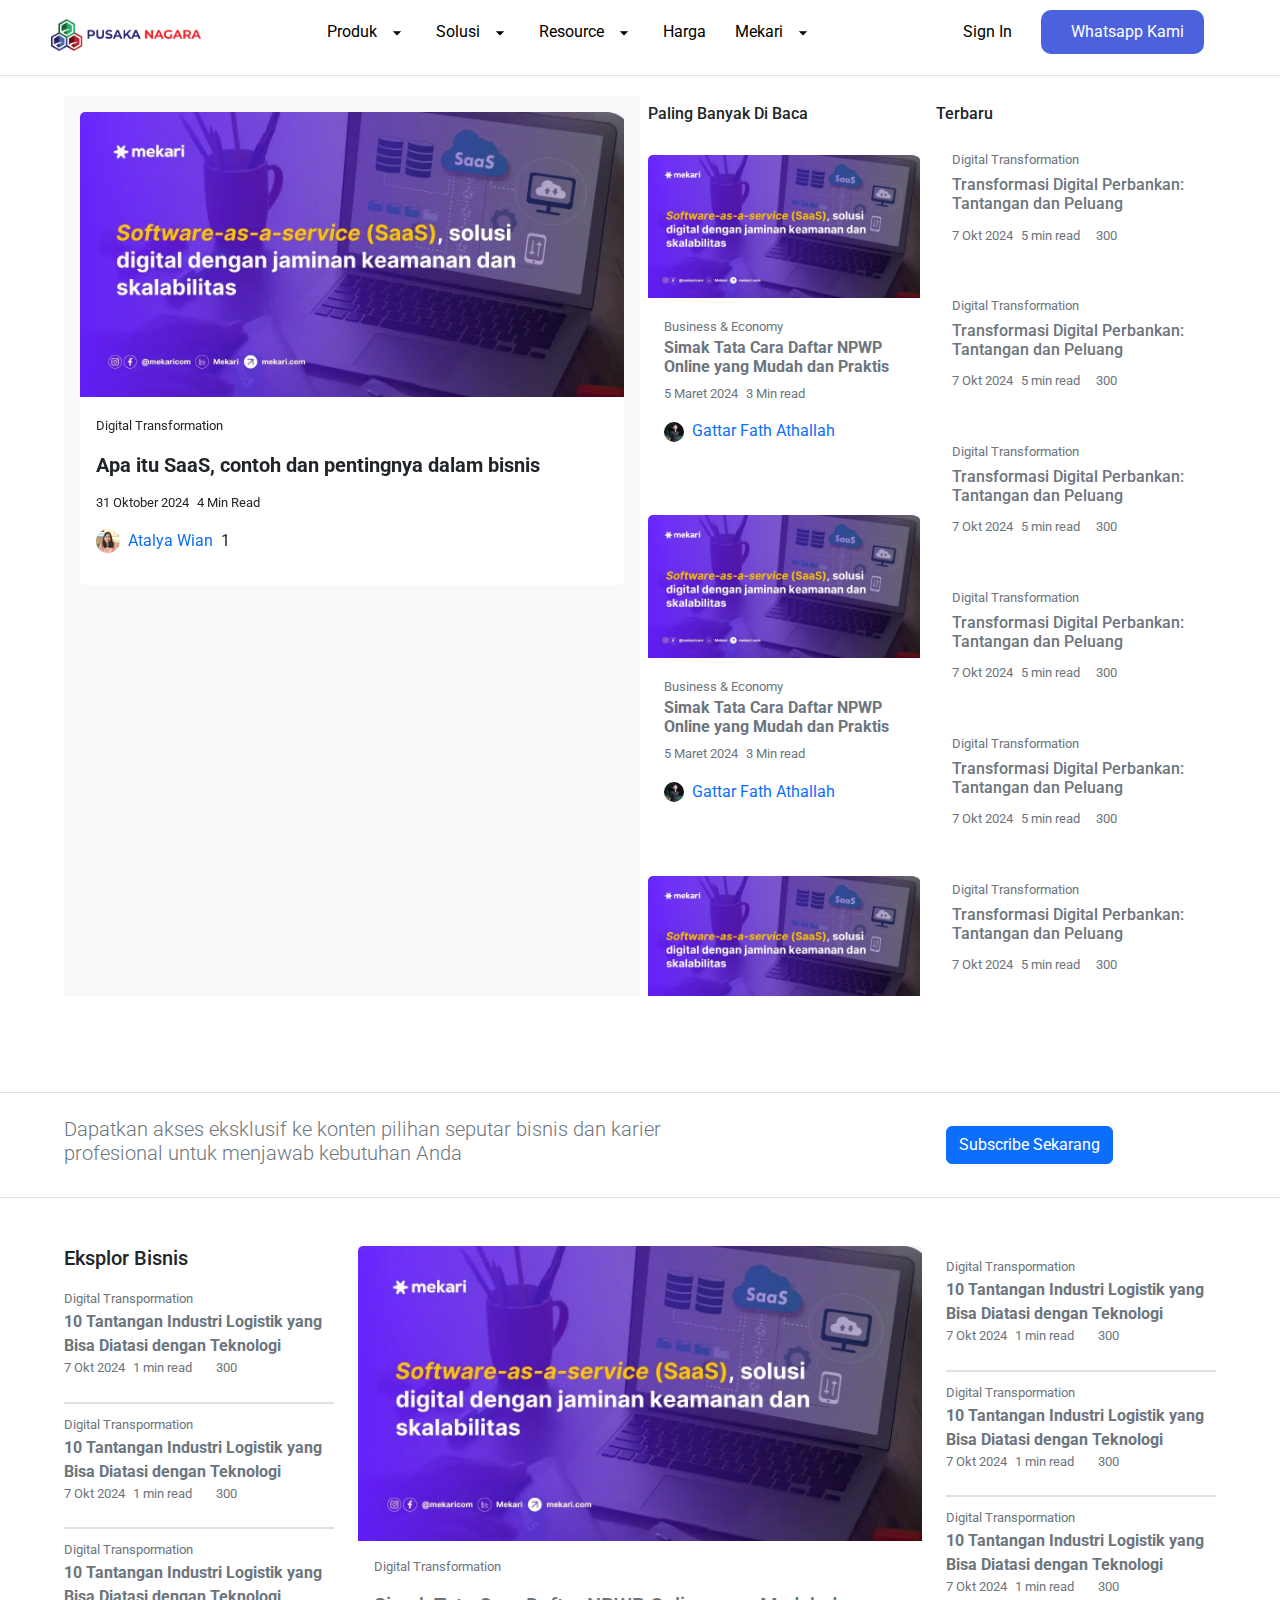
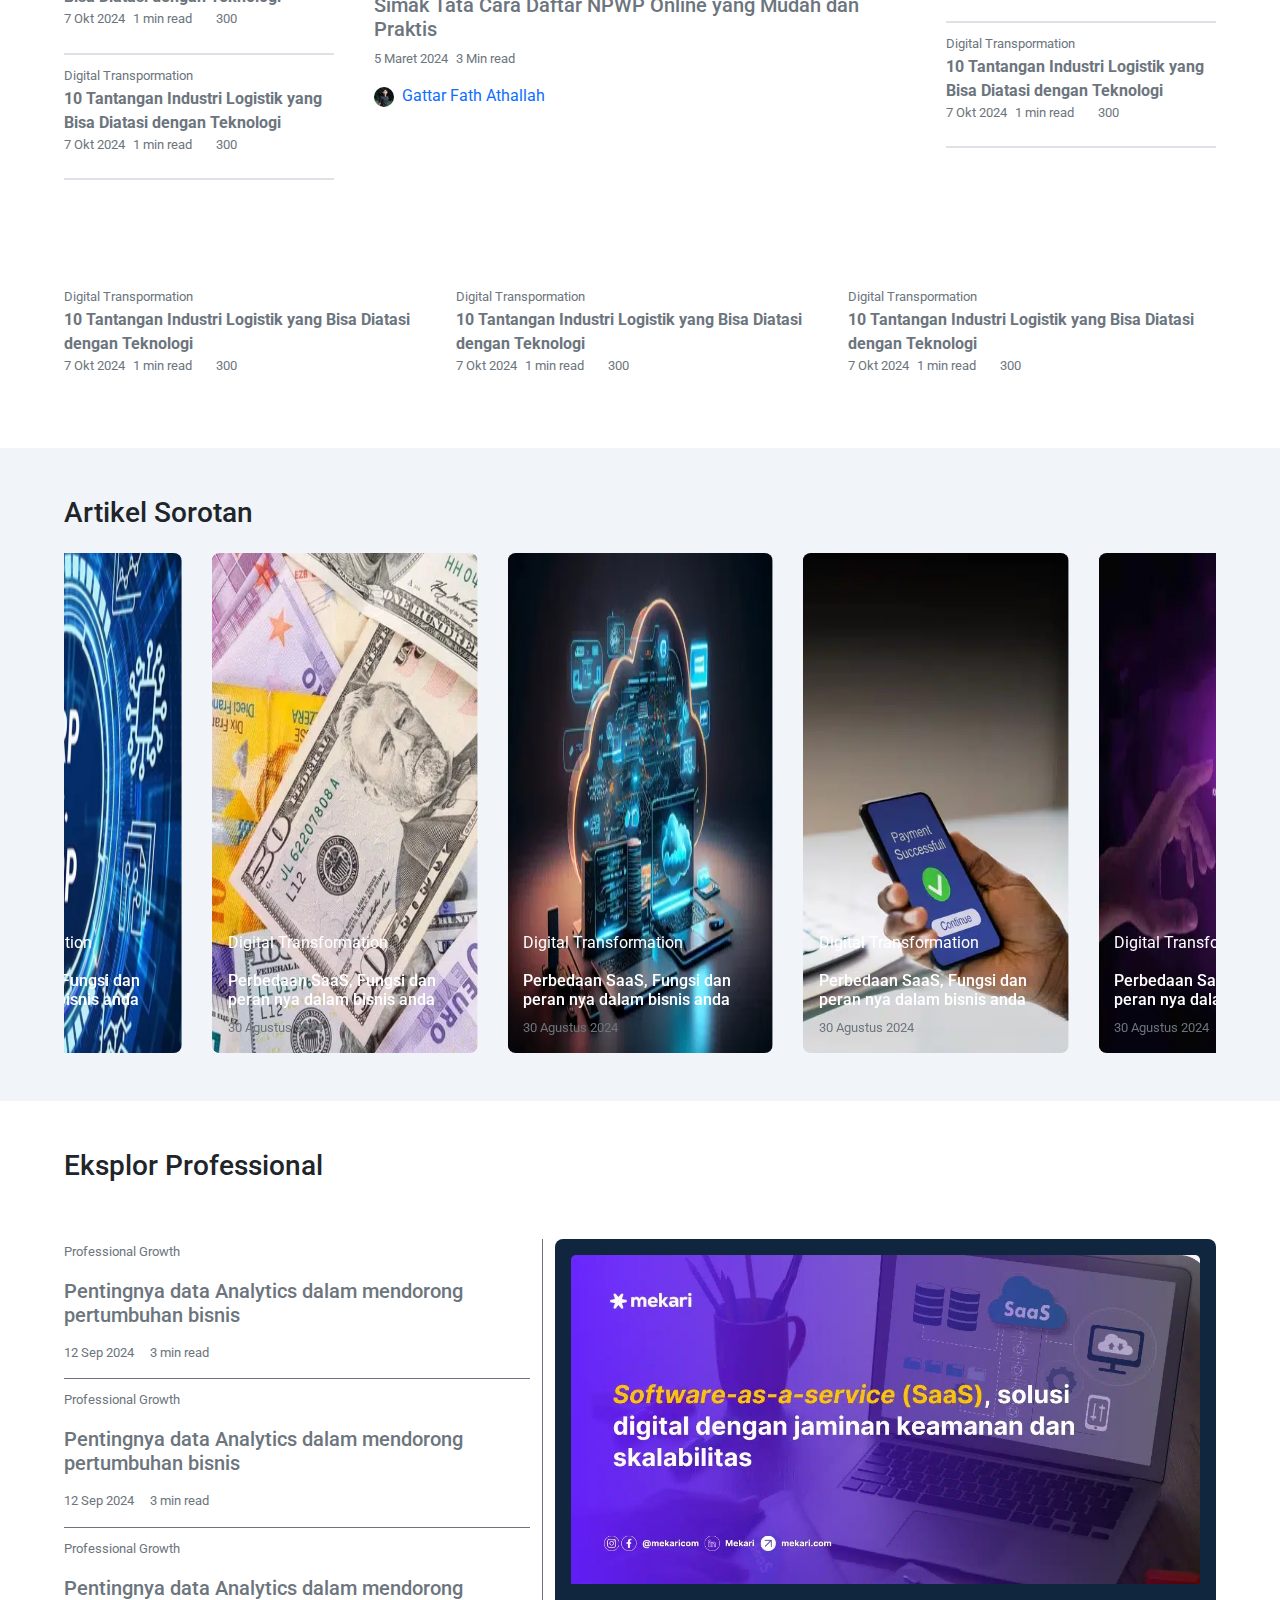
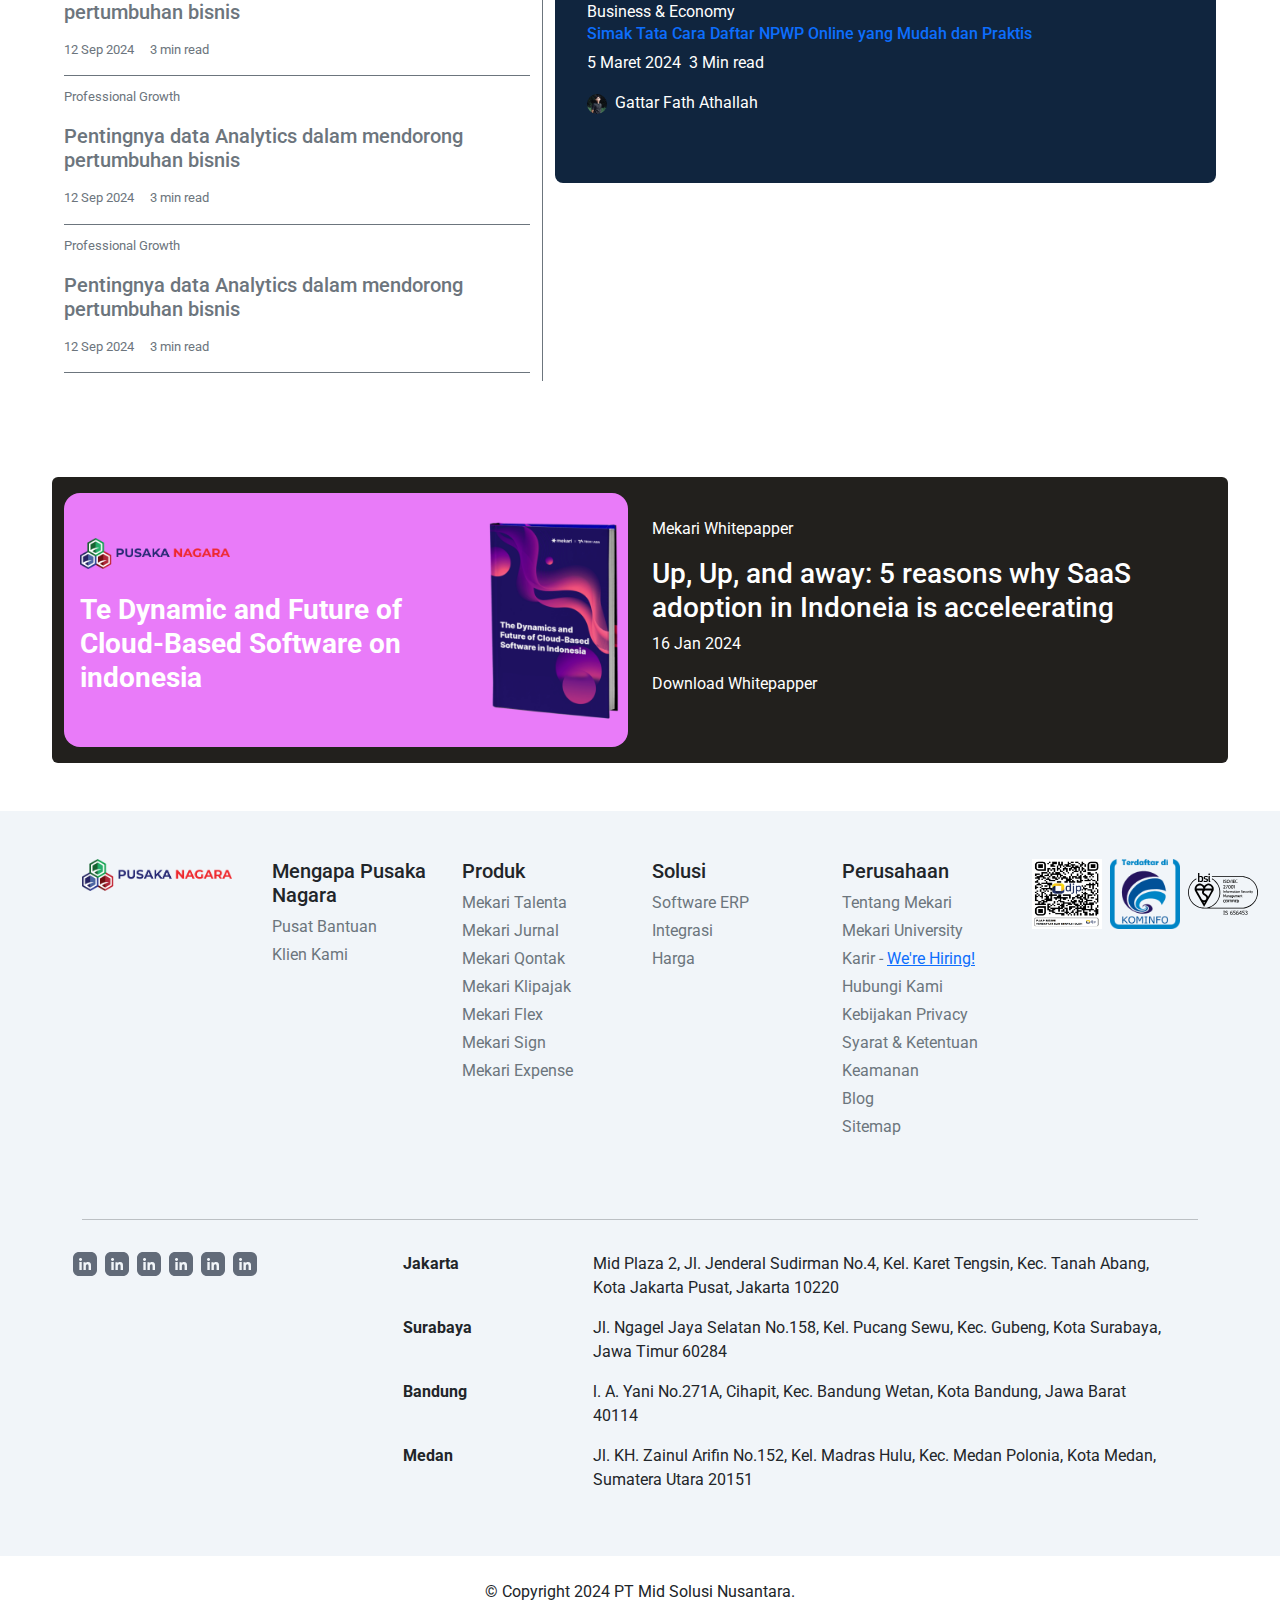
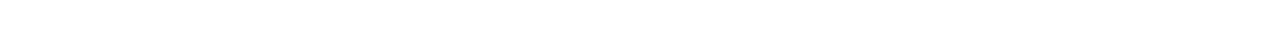
<file: blog.html>
<!doctype html>
<html lang="en">
  <head>
    <meta charset="utf-8">
    <meta name="viewport" content="width=device-width, initial-scale=1">
    <title>Tentang Nagara Pusaka</title>
    <link rel="stylesheet" href="style.css">
    <link rel="stylesheet" href="https://cdnjs.cloudflare.com/ajax/libs/font-awesome/6.6.0/css/all.min.css" integrity="sha512-Kc323vGBEqzTmouAECnVceyQqyqdsSiqLQISBL29aUW4U/M7pSPA/gEUZQqv1cwx4OnYxTxve5UMg5GT6L4JJg==" crossorigin="anonymous" referrerpolicy="no-referrer" />
    <link href="https://cdn.jsdelivr.net/npm/bootstrap@5.3.3/dist/css/bootstrap.min.css" rel="stylesheet" integrity="sha384-QWTKZyjpPEjISv5WaRU9OFeRpok6YctnYmDr5pNlyT2bRjXh0JMhjY6hW+ALEwIH" crossorigin="anonymous">
    <link rel="stylesheet" href="https://cdn.jsdelivr.net/npm/swiper@11/swiper-bundle.min.css"/>

<script src="https://cdn.jsdelivr.net/npm/swiper@11/swiper-bundle.min.js"></script>
  </head>
  <style>
    .no-scroll {
      height: 100vh; /* Tinggi penuh viewport */
      overflow: hidden; /* Tidak bisa di-scroll */
    }
    .scroll {
      height: 100vh; /* Tinggi penuh viewport */
      overflow-y: auto; /* Scroll kebawah (y-axis) */
    }
    .scroll-content {
      height: 200%; /* Tinggi konten lebih besar dari viewport untuk mengaktifkan scroll */
    }
  </style>
  <body>
    <header>
      <div class="navbar__sect">
        <div class="logo">
            <a href="index.html"><img src="assets/img/logo.png" alt="" class="small__img__logo"></a>
        </div>

        <div class="navigation__sec">
            <ul>
                <li class="underline product">
                    <a href="produk.html"><span>Produk</span><img src="assets/img/dropdown.svg" alt=""></a>
                    <div class="popup rounded-1">
                        <div class="popup__tabs d-flex flex-column py-4 px-2">
                            <button class="tab active border-0 bg-transparent text-start" data-tab="content1">
                                <h5 class="fs-6">Software Utama</h5>
                                <p class="small__text">Inovasi software-as-a-service Mekari untuk manajemen bisnis</p>
                            </button>
                            <button class="tab border-0 bg-transparent text-start" data-tab="content2">
                                <h5 class="fs-6">Layanan</h5>
                                <p class="small__text">Layanan profesional dari Mekari untuk karyawan & bisnis</p>
                            </button>
                            <button class="tab border-0 bg-transparent text-start" data-tab="content3">
                                <h5 class="fs-6">Software Pendukung</h5>
                                <p class="small__text">Dukungan inovasi ekosistem Mekari untuk akselerasi bisnis</p>
                            </button>
                        </div>
                        <div class="popup__content">
                            <div id="content1" class="tab__content active">
                                <p>Software Utama</p>
                                <ul>
                                    <a href="">
                                      <li>
                                        <div class="card__talent">
                                              <div class="thumb__icn">
                                                <img src="assets/img/apps-Talenta.webp" alt="">
                                            </div>
                                            <div class="card__text">
                                                <h5 class="fw-bold fs-6">Mekari Talenta</h5>
                                                <p class="text-secondary extra__medium__text small__mt">Software HR dan Management Karyawan</p>
                                            </div>
                                        </div>
                                    </li>
                                    </a>
                                    <a href="">
                                      <li>
                                        <div class="card__talent">
                                              <div class="thumb__icn">
                                                <img src="assets/img/apps-qontak-CRM.webp" alt="">
                                            </div>
                                            <div class="card__text">
                                                <h5 class="fw-bold fs-6">Mekari Qontak</h5>
                                                <p class="text-secondary extra__medium__text small__mt">Software CRM & <br> Omnichannel</p>
                                            </div>
                                        </div>
                                    </li>
                                    </a>
                                    <a href="">
                                      <li>
                                        <div class="card__talent">
                                              <div class="thumb__icn">
                                                <img src="assets/img/apps-Jurnal.webp" alt="">
                                            </div>
                                            <div class="card__text">
                                                <h5 class="fw-bold fs-6">Mekari Jurnal</h5>
                                                <p class="text-secondary extra__medium__text small__mt">Software Akuntansi & Supply Chain</p>
                                            </div>
                                        </div>
                                    </li>
                                    </a>
                                    <a href="">
                                      <li>
                                        <div class="card__talent">
                                              <div class="thumb__icn">
                                                <img src="assets/img/apps-klikpajak.webp" alt="">
                                            </div>
                                            <div class="card__text">
                                                <h5 class="fw-bold fs-6">Mekari Klipajak</h5>
                                                <p class="text-secondary extra__medium__text small__mt">Software Manajemen Pajak Karyawan & Bisnis</p>
                                            </div>
                                        </div>
                                    </li>
                                    </a>
                                    <a href="">
                                      <li>
                                        <div class="card__talent">
                                              <div class="thumb__icn">
                                                <img src="assets/img/apps-Flex.png" alt="">
                                            </div>
                                            <div class="card__text">
                                                <h5 class="fw-bold fs-6">Mekari Flex</h5>
                                                <p class="text-secondary extra__medium__text small__mt">Software Management dan dukungan karyawan</p>
                                            </div>
                                        </div>
                                    </li>
                                    </a>
                                    <a href="">
                                      <li>
                                        <div class="card__talent">
                                              <div class="thumb__icn">
                                                <img src="assets/img/apps-expense.webp" alt="">
                                            </div>
                                            <div class="card__text">
                                                <h5 class="fw-bold fs-6">Mekari Expense</h5>
                                                <p class="text-secondary extra__medium__text small__mt">Software manajemen anggaran dan pengeluaran</p>
                                            </div>
                                        </div>
                                    </li>
                                    </a>
                                    <a href="">
                                      <li>
                                        <div class="card__talent">
                                              <div class="thumb__icn">
                                                <img src="assets/img/apps-e-Sign.webp" alt="">
                                            </div>
                                            <div class="card__text">
                                                <h5 class="fw-bold fs-6">Mekari Sign</h5>
                                                <p class="text-secondary extra__medium__text small__mt">Software otoritas & tanda tangan digital</p>
                                            </div>
                                        </div>
                                    </li>
                                    </a>
                                    <a href="">
                                      <li>
                                        <div class="card__talent">
                                              <div class="thumb__icn">
                                                <img src="assets/img/apps-stream.webp" alt="">
                                            </div>
                                            <div class="card__text">
                                                <h5 class="fw-bold fs-6">Mekari Stream</h5>
                                                <p class="text-secondary extra__medium__text small__mt">Software otoritas & tanda tangan digital</p>
                                            </div>
                                        </div>
                                    </li>
                                    </a>
                                    <a href="">
                                      <li>
                                        <div class="card__talent">
                                              <div class="thumb__icn">
                                                <img src="assets/img/apps-mekari-capital.webp" alt="">
                                            </div>
                                            <div class="card__text">
                                                <h5 class="fw-bold fs-6">Mekari Capital</h5>
                                                <p class="text-secondary extra__medium__text small__mt">Software management pembiayaan bisinis</p>
                                            </div>
                                        </div>
                                    </li>
                                    </a>
                                    <a href="">
                                      <li>
                                        <div class="card__talent">
                                              <div class="thumb__icn">
                                                <img src="assets/img/apps-mekari-pay.webp" alt="">
                                            </div>
                                            <div class="card__text">
                                                <h5 class="fw-bold fs-6">Mekari Pay</h5>
                                                <p class="text-secondary extra__medium__text small__mt">Software management transaksi bisnis</p>
                                            </div>
                                        </div>
                                    </li>
                                    </a>
                                </ul>
                            </div>
                            <div id="content2" class="tab__content">
                              <p>Layanan</p>
                                <ul>
                                  <a href="">
                                    <li>
                                      <div class="card__talent">
                                            <div class="thumb__icn">
                                              <img src="assets/img/apps-Talenta.webp" alt="">
                                          </div>
                                          <div class="card__text">
                                              <h5 class="fw-bold fs-6">Mekari Payroll Service</h5>
                                              <p class="text-secondary extra__medium__text small__mt">Layanan pengelolaan database dan management karyawan</p>
                                          </div>
                                      </div>
                                  </li>
                                  </a>
                                  <a href="">
                                    <li>
                                      <div class="card__talent">
                                            <div class="thumb__icn">
                                              <img src="assets/img/apps-university-1.png" alt="">
                                          </div>
                                          <div class="card__text">
                                              <h5 class="fw-bold fs-6">Mekari University</h5>
                                              <p class="text-secondary extra__medium__text small__mt">Layanan Pelatihan Professional Sertifikasi</p>
                                          </div>
                                      </div>
                                  </li>
                                  </a>
                                    
                                </ul>
                            </div>
                            <div id="content3" class="tab__content">
                              <p>Software Pendukung</p>
                                <ul>
                                  <a href="">
                                    <li>
                                      <div class="card__talent">
                                            <div class="thumb__icn">
                                              <img src="assets/img/apps-flow (1).webp" alt="">
                                          </div>
                                          <div class="card__text">
                                              <h5 class="fw-bold fs-6">Mekari Flow</h5>
                                              <p class="text-secondary extra__medium__text small__mt">Software management automasi proses</p>
                                          </div>
                                      </div>
                                  </li>
                                  </a>
                                  <a href="">
                                    <li>
                                      <div class="card__talent">
                                            <div class="thumb__icn">
                                              <img src="assets/img/apps-airene (1).webp" alt="">
                                          </div>
                                          <div class="card__text">
                                              <h5 class="fw-bold fs-6">Mekari Airene</h5>
                                              <p class="text-secondary extra__medium__text small__mt">Software AI untuk berbagai produk mekari</p>
                                          </div>
                                      </div>
                                  </li>
                                  </a>
                                  <a href="">
                                    <li>
                                      <div class="card__talent">
                                            <div class="thumb__icn">
                                              <img src="assets/img/apps-access.webp" alt="">
                                          </div>
                                          <div class="card__text">
                                              <h5 class="fw-bold fs-6">Mekari Access</h5>
                                              <p class="text-secondary extra__medium__text small__mt">Software management aksesibilitas</p>
                                          </div>
                                      </div>
                                  </li>
                                  </a>
                                  <a href="">
                                    <li>
                                      <div class="card__talent">
                                            <div class="thumb__icn">
                                              <img src="assets/img/apps_mekari_officeless.webp" alt="">
                                          </div>
                                          <div class="card__text">
                                              <h5 class="fw-bold fs-6">Mekari Officeless</h5>
                                              <p class="text-secondary extra__medium__text small__mt">Software HR dan Management Karyawan</p>
                                          </div>
                                      </div>
                                  </li>
                                  </a>
                                </ul>
                            </div>
                        </div>
                    </div>
                </li>                
                
                <li class="underline solution">
                    <a href="solusi.html"><span>Solusi</span><img src="assets/img/dropdown.svg" alt=""></a>
                    <div class="popup-solution py-2 bg-white mt-1 rounded-1 z-3 position-absolute">
                        <div class="popup__content">
                            <ul>
                                <li class="solution__li rounded-1 w-100"><a href="#">
                                    <div class="solusi__item px-1 pt-4 d-flex align-items-start">
                                        <div class="img__thumb mx-2">
                                            <img src="assets/img/ich-solution-business.svg" alt="">
                                        </div>
                                        <div class="solusi__teks">
                                            <h5 class="fw-bold fs-6">Bussiness Growth</h5>
                                            <p style="margin-top: -5px;">Solusi bisnis berkembang dan berekpansi</p>
                                        </div>
                                    </div>
                                </a></li>
                                <li class="solution__li rounded-1 w-100"><a href="#">
                                    <div class="solusi__item px-1 pt-4 d-flex align-items-start">
                                        <div class="img__thumb mx-2">
                                            <img src="assets/img/ich-solution-professional (1).svg" alt="">
                                        </div>
                                        <div class="solusi__teks">
                                            <h5 class="fw-bold fs-6">Professional Growth</h5>
                                            <p style="margin-top: -5px;">Solusi Praktis untuk berkontribusi lebih baik</p>
                                        </div>
                                    </div>
                                </a></li>
                            </ul>
                        </div>
                    </div>
                </li>
                
                <li class="underline resource">
                    <a href="resources.html"><span>Resource</span><img src="assets/img/dropdown.svg" alt=""></a>
                    <div class="popup-resource position-absolute bg-white rounded-2 mt-1">
                        <div class="popup__tabs  d-flex flex-column py-4 px-2">
                            <div class="tab active" data-tab="resource1">
                              <h3 class="fw-bold fs-6">Panduan & Literasi</h3>
                                <p style="margin-top: -5px; font-size: 14px;">Berbagai wawasan untuk segala kebutuhan anda</p>
                            </div>
                            <div class="tab" data-tab="resource2">
                              <h6 class="fw-bold fs-6">Kolaborasi</h6>
                              <p style="margin-top: -5px; font-size: 14px;">Buka peluang untuk tumbuh dengan berbagai program kreatif kami</p>
                            </div>
                            <div class="tab" data-tab="resource3">
                              <h6 class="fw-bold fs-6">Partner Komersial</h6>
                              <p style="margin-top: -5px; font-size: 14px;">Sinergikan bisnis anda dengan sousi dan layanan kami</p>
                            </div>
                            <div class="tab" data-tab="resource4">
                              <h6 class="fw-bold fs-6">Program & Promosi</h6>
                              <p style="margin-top: -5px; font-size: 14px;">Kolaborasi mekari dan partner untuk kembangkan bisnis anda</p>
                            </div>
                        </div>
                        <div class="popup__content p-4">
                            <div id="resource1" class="tab__content active">
                              <p>Panduan & literasi</p>
                              
                              <div class="solution_wrapper d-flex flex-wrap">
                                <div class="solution__items">
                                  <a href="blog.html">
                                    <div class="items__sl d-flex align-items-center" style="width:250px;">
                                      <div class="images_sl ">
                                        <img src="assets/img/ich-solution-business.svg" alt="">
                                      </div>
                                      <div class="text_sl">
                                        <p class="mt-4 mx-1">Blog</p>
                                      </div>
                                    </div>
                                  </a>
                                </div>
                                <div class="solution__items">
                                  <a href="customer__service.html">
                                    <div class="items__sl d-flex align-items-center" style="width:250px;">
                                      <div class="images_sl ">
                                        <img src="assets/img/ich-help-centre.svg" alt="">
                                      </div>
                                      <div class="text_sl">
                                        <p class="mt-4 mx-1">Pusat Bantuan</p>
                                      </div>
                                    </div>
                                  </a>
                                </div>
                                <div class="solution__items">
                                  <a href="klien_kami.html">
                                    <div class="items__sl d-flex align-items-center" style="width:250px;">
                                      <div class="images_sl ">
                                        <img src="assets/img/ich-mengapa-mekari.svg" alt="">
                                      </div>
                                      <div class="text_sl">
                                        <p class="mt-4 mx-1">Study Kasus</p>
                                      </div>
                                    </div>
                                  </a>
                                </div>
                              </div>
                            </div>
                            <div id="resource2" class="tab__content">
                                <p>Kolaborasi</p>
                                <div class="solution_wrapper d-flex flex-wrap">
                                  <div class="solution__items">
                                    <a href="">
                                      <div class="items__sl d-flex align-items-center" style="width:250px;">
                                        <div class="images_sl ">
                                          <img src="assets/img/ich-news.svg" alt="">
                                        </div>
                                        <div class="text_sl">
                                          <p class="mt-4 mx-1">News & PR</p>
                                        </div>
                                      </div>
                                    </a>
                                  </div>
                                  <div class="solution__items">
                                    <a href="customer__service.html">
                                      <div class="items__sl d-flex align-items-center" style="width:250px;">
                                        <div class="images_sl ">
                                          <img src="assets/img/ich-events.svg" alt="">
                                        </div>
                                        <div class="text_sl">
                                          <p class="mt-4 mx-1">Mekari Event</p>
                                        </div>
                                      </div>
                                    </a>
                                  </div>
                                  <div class="solution__items">
                                    <a href="klien_kami.html">
                                      <div class="items__sl d-flex align-items-center" style="width:250px;">
                                        <div class="images_sl ">
                                          <img src="assets/img/ic-h-file-audio.svg" alt="">
                                        </div>
                                        <div class="text_sl">
                                          <p class="mt-4 mx-1">Mekari Podcast</p>
                                        </div>
                                      </div>
                                    </a>
                                  </div>
                                  <div class="solution__items">
                                    <a href="klien_kami.html">
                                      <div class="items__sl d-flex align-items-center" style="width:250px;">
                                        <div class="images_sl ">
                                          <img src="assets/img/ich-community.svg" alt="">
                                        </div>
                                        <div class="text_sl">
                                          <p class="mt-4 mx-1">Mekari Community</p>
                                        </div>
                                      </div>
                                    </a>
                                  </div>
                                </div>
                            </div>
                            <div id="resource3" class="tab__content">
                                <p>Partner Komersial</p>
                                <div class="solution_wrapper d-flex flex-wrap">
                                  <div class="solution__items">
                                    <a href="">
                                      <div class="items__sl d-flex align-items-center" style="width:250px;">
                                        <div class="images_sl ">
                                          <img src="assets/img/ich-solution-business.svg" alt="">
                                        </div>
                                        <div class="text_sl">
                                          <p class="mt-4 mx-1">Program Referal</p>
                                        </div>
                                      </div>
                                    </a>
                                  </div>
                                  <div class="solution__items">
                                    <a href="program_interior.html">
                                      <div class="items__sl d-flex align-items-center" style="width:250px;">
                                        <div class="images_sl ">
                                          <img src="assets/img/ich-solution-business.svg" alt="">
                                        </div>
                                        <div class="text_sl">
                                          <p class="mt-4 mx-1">Program Sistem Integrator</p>
                                        </div>
                                      </div>
                                    </a>
                                  </div>
                                  <div class="solution__items">
                                    <a href="klien_kami.html">
                                      <div class="items__sl d-flex align-items-center" style="width:250px;">
                                        <div class="images_sl ">
                                          <img src="assets/img/ich-solution-business.svg" alt="">
                                        </div>
                                        <div class="text_sl">
                                          <p class="mt-4 mx-1">Program Reseller</p>
                                        </div>
                                      </div>
                                    </a>
                                  </div>
                                </div>
                            </div>
                            <div id="resource4" class="tab__content">
                                <p>Program dan Promosi</p>
                                <div class="solution_wrapper d-flex flex-wrap">
                                  <div class="solution__items">
                                    <a href="">
                                      <div class="items__sl d-flex align-items-center" style="width:250px;">
                                        <div class="text_sl">
                                          <h6 class="mt-4 fw-bold">HSBC</h6>
                                          <p style="margin-top: -5px;">Kolaborasi mekari X HSBC untuk akselrasikan bisnis anda</p>
                                        </div>
                                      </div>
                                    </a>
                                  </div>
                                  <div class="solution__items">
                                    <a href="">
                                      <div class="items__sl d-flex align-items-center" style="width:250px;">
                                        <div class="text_sl">
                                          <h6 class="mt-4 fw-bold">HSBC</h6>
                                          <p style="margin-top: -5px;">Kolaborasi mekari X HSBC untuk akselrasikan bisnis anda</p>
                                        </div>
                                      </div>
                                    </a>
                                  </div>
                                  <div class="solution__items">
                                    <a href="">
                                      <div class="items__sl d-flex align-items-center" style="width:250px;">
                                        <div class="text_sl">
                                          <h6 class="mt-4 fw-bold">HSBC</h6>
                                          <p style="margin-top: -5px;">Kolaborasi mekari X HSBC untuk akselrasikan bisnis anda</p>
                                        </div>
                                      </div>
                                    </a>
                                  </div>
                                  <div class="solution__items">
                                    <a href="">
                                      <div class="items__sl d-flex align-items-center" style="width:250px;">
                                        <div class="text_sl">
                                          <h6 class="mt-4 fw-bold">HSBC</h6>
                                          <p style="margin-top: -5px;">Kolaborasi mekari X HSBC untuk akselrasikan bisnis anda</p>
                                        </div>
                                      </div>
                                    </a>
                                  </div>
                                  <div class="solution__items">
                                    <a href="">
                                      <div class="items__sl d-flex align-items-center" style="width:250px;">
                                        <div class="text_sl">
                                          <h6 class="mt-4 fw-bold">HSBC</h6>
                                          <p style="margin-top: -5px;">Kolaborasi mekari X HSBC untuk akselrasikan bisnis anda</p>
                                        </div>
                                      </div>
                                    </a>
                                  </div>
                                </div>
                            </div>
                        </div>
                    </div>
                </li>
                
                <li class="underline"><a href="">Harga</a></li>
                <li class="underline mekari">
                    <a href="tentang.html"><span>Mekari</span><img src="assets/img/dropdown.svg" alt=""></a>
                    <div class="popup-mekari bg-white p-2 position-absolute mt-1 box__shadow rounded-2">
                        <div class="popup__content">
                            <p>Tentang Mekari</p>
                            <ul>
                              <li><a href="carrers.html">
                                  <div class="solusi__item d-flex">
                                      <div class="img__thumb mx-2">
                                          <img src="assets/img/ich-solution-business.svg" alt="">
                                      </div>
                                      <div class="solusi__teks">
                                          <h3 class="fw-bold fs-6">Karir</h3>
                                          <p class="small__text" style="margin-top: -10px;">Solusi bisnis berkembang dan berekpansi</p>
                                      </div>
                                  </div>
                              </a></li>
                              <li><a href="#">
                                  <div class="solusi__item d-flex">
                                      <div class="img__thumb mx-2">
                                          <img src="assets/img/ich-solution-business.svg" alt="">
                                      </div>
                                      <div class="solusi__teks">
                                          <h3 class="fs-6 fw-bold">Mengapa Mekari</h3>
                                          <p class="small__text" style="margin-top: -10px;">Solusi bisnis berkembang dan berekpansi</p>
                                      </div>
                                  </div>
                              </a></li>
                          </ul>
                        </div>
                    </div>
                </li>
                
            </ul>
        </div>

        <div class="sci__sec">
            <ul>
                <li class="underline"><a href="login.html" target="_blank">Sign In</a></li>
                <li><button><i class="fab fa-whatsapp"></i><span>Whatsapp Kami</span></button></li>
            </ul>
        </div>
        <div class="burger__menu">
          <div class="bars"></div>
          <div class="bars"></div>
          <div class="bars"></div>
        </div>
    </div>

    

  </header>
  

    <main>
        <section class="blog__sect py-5 bg-white">
            <div class="container-fluid py-4">
                <div class="custom_container py-4">
                    <div class="row">
                        <!-- Kolom pertama yang tidak bisa di-scroll -->
                        <div class="col-6 no-scroll bg-light p-3">
                          <div class="blog__items__content swiper items_blog">
                            <div class="item_blog_wrapper swiper-wrapper">
                                <div class="blog__card__items swiper-slide">
                                    <div class="card w-100 border-0 purple__light__bg">
                                        <img src="assets/img/SaaS.webp" class="card-img-top" alt="...">
                                        <div class="card-body">
                                          <span class="small__text">Digital Transformation</span>
                                          <h5 class="card-title my-3 fw-bold">Apa itu SaaS, contoh dan pentingnya dalam bisnis</h5>
                                          <div class="blog__date">
                                            <ul class="list-unstyled d-flex align-items-center">
                                              <li class="small__text">31 Oktober 2024</li>
                                              <li class="mx-2 small__text">4 Min Read</li>
                                            </ul>
                                          </div>
                                          <div class="owner__article">
                                            <ul class="list-unstyled d-flex align-items-center">
                                              <li><img src="assets/img/9053ed7f24342e4e3e714190149e3ad3.png" alt="" class="rounded-circle"></li>
                                              <li class="mx-2 text-primary">Atalya Wian</li>
                                              <li><i class="fas fa-handshake"></i>1</li>
                                            </ul>
                                          </div>
                                        </div>
                                      </div>
                                </div>
                                <div class="blog__card__items swiper-slide">
                                    <div class="card w-100 border-0 purple__light__bg">
                                        <img src="assets/img/SaaS.webp" class="card-img-top" alt="...">
                                        <div class="card-body">
                                          <span class="small__text">Digital Transformation</span>
                                          <h5 class="card-title my-3 fw-bold">Apa itu SaaS, contoh dan pentingnya dalam bisnis</h5>
                                          <div class="blog__date">
                                            <ul class="list-unstyled d-flex align-items-center">
                                              <li class="small__text">31 Oktober 2024</li>
                                              <li class="mx-2 small__text">4 Min Read</li>
                                            </ul>
                                          </div>
                                          <div class="owner__article">
                                            <ul class="list-unstyled d-flex align-items-center">
                                              <li><img src="assets/img/9053ed7f24342e4e3e714190149e3ad3.png" alt="" class="rounded-circle"></li>
                                              <li class="mx-2 text-primary">Atalya Wian</li>
                                              <li><i class="fas fa-handshake"></i>1</li>
                                            </ul>
                                          </div>
                                        </div>
                                      </div>
                                </div>
                                <div class="blog__card__items swiper-slide">
                                    <div class="card w-100 border-0 purple__light__bg">
                                        <img src="assets/img/SaaS.webp" class="card-img-top" alt="...">
                                        <div class="card-body">
                                          <span class="small__text">Digital Transformation</span>
                                          <h5 class="card-title my-3 fw-bold">Apa itu SaaS, contoh dan pentingnya dalam bisnis</h5>
                                          <div class="blog__date">
                                            <ul class="list-unstyled d-flex align-items-center">
                                              <li class="small__text">31 Oktober 2024</li>
                                              <li class="mx-2 small__text">4 Min Read</li>
                                            </ul>
                                          </div>
                                          <div class="owner__article">
                                            <ul class="list-unstyled d-flex align-items-center">
                                              <li><img src="assets/img/9053ed7f24342e4e3e714190149e3ad3.png" alt="" class="rounded-circle"></li>
                                              <li class="mx-2 text-primary">Atalya Wian</li>
                                              <li><i class="fas fa-handshake"></i>1</li>
                                            </ul>
                                          </div>
                                        </div>
                                      </div>
                                </div>
                                <div class="blog__card__items swiper-slide">
                                    <div class="card w-100 border-0 purple__light__bg">
                                        <img src="assets/img/SaaS.webp" class="card-img-top" alt="...">
                                        <div class="card-body">
                                          <span class="small__text">Digital Transformation</span>
                                          <h5 class="card-title my-3 fw-bold">Apa itu SaaS, contoh dan pentingnya dalam bisnis</h5>
                                          <div class="blog__date">
                                            <ul class="list-unstyled d-flex align-items-center">
                                              <li class="small__text">31 Oktober 2024</li>
                                              <li class="mx-2 small__text">4 Min Read</li>
                                            </ul>
                                          </div>
                                          <div class="owner__article">
                                            <ul class="list-unstyled d-flex align-items-center">
                                              <li><img src="assets/img/9053ed7f24342e4e3e714190149e3ad3.png" alt="" class="rounded-circle"></li>
                                              <li class="mx-2 text-primary">Atalya Wian</li>
                                              <li><i class="fas fa-handshake"></i>1</li>
                                            </ul>
                                          </div>
                                        </div>
                                      </div>
                                </div>
                                
                                
                            </div>
                          </div>
                        </div>
                  
                        <!-- Kolom kedua yang bisa di-scroll -->
                        <div class="col-6 scroll bg-white">
                          <div class="row scroll-content">
                            <!-- Subkolom pertama (col-3) -->
                            <div class="col-md-6 p-2 bg-1">
                              <h2 class="medium__text">Paling Banyak Di Baca</h2>
                              <div class="row">
                                <div class="card w-100 border-0 purple__light__bg mb-3 pt-4">
                                    <img src="assets/img/SaaS.webp" class="card-img-top" alt="...">
                                    <div class="card-body">
                                        <span class="card-text small__text text-secondary">Business & Economy</span>
                                      <h5 class="card-title fs-6"><a href="" class="text-decoration-none text-secondary fw-bold">Simak Tata Cara Daftar NPWP Online yang Mudah dan Praktis</a></h5>
                                      <ul class="d-flex list-unstyled">
                                        <li class="small__text text-secondary">5 Maret 2024</li>
                                        <li class="mx-2 small__text text-secondary">3 Min read</li>
                                      </ul>
                                      <ul class="list-unstyled d-flex">
                                        <li><img src="assets/img/gattar.jpg" alt="" style="width:20px; height: 20px;" class="rounded-circle"></li>
                                        <li class="mx-2 text-primary">Gattar Fath Athallah</li>
                                      </ul>
                                    </div>
                                  </div>
                                <div class="card w-100 border-0 purple__light__bg mb-3 pt-4">
                                    <img src="assets/img/SaaS.webp" class="card-img-top" alt="...">
                                    <div class="card-body">
                                        <span class="card-text small__text text-secondary">Business & Economy</span>
                                      <h5 class="card-title fs-6"><a href="" class="text-decoration-none text-secondary fw-bold">Simak Tata Cara Daftar NPWP Online yang Mudah dan Praktis</a></h5>
                                      <ul class="d-flex list-unstyled">
                                        <li class="small__text text-secondary">5 Maret 2024</li>
                                        <li class="mx-2 small__text text-secondary">3 Min read</li>
                                      </ul>
                                      <ul class="list-unstyled d-flex">
                                        <li><img src="assets/img/gattar.jpg" alt="" style="width:20px; height: 20px;" class="rounded-circle"></li>
                                        <li class="mx-2 text-primary">Gattar Fath Athallah</li>
                                      </ul>
                                    </div>
                                  </div>
                                <div class="card w-100 border-0 purple__light__bg mb-3 pt-4">
                                    <img src="assets/img/SaaS.webp" class="card-img-top" alt="...">
                                    <div class="card-body">
                                        <span class="card-text small__text text-secondary">Business & Economy</span>
                                      <h5 class="card-title fs-6"><a href="" class="text-decoration-none text-secondary fw-bold">Simak Tata Cara Daftar NPWP Online yang Mudah dan Praktis</a></h5>
                                      <ul class="d-flex list-unstyled">
                                        <li class="small__text text-secondary">5 Maret 2024</li>
                                        <li class="mx-2 small__text text-secondary">3 Min read</li>
                                      </ul>
                                      <ul class="list-unstyled d-flex">
                                        <li><img src="assets/img/gattar.jpg" alt="" style="width:20px; height: 20px;" class="rounded-circle"></li>
                                        <li class="mx-2 text-primary">Gattar Fath Athallah</li>
                                      </ul>
                                    </div>
                                  </div>
                                <div class="card w-100 border-0 purple__light__bg mb-3 pt-4">
                                    <img src="assets/img/SaaS.webp" class="card-img-top" alt="...">
                                    <div class="card-body">
                                        <span class="card-text small__text text-secondary">Business & Economy</span>
                                      <h5 class="card-title fs-6"><a href="" class="text-decoration-none text-secondary fw-bold">Simak Tata Cara Daftar NPWP Online yang Mudah dan Praktis</a></h5>
                                      <ul class="d-flex list-unstyled">
                                        <li class="small__text text-secondary">5 Maret 2024</li>
                                        <li class="mx-2 small__text text-secondary">3 Min read</li>
                                      </ul>
                                      <ul class="list-unstyled d-flex">
                                        <li><img src="assets/img/gattar.jpg" alt="" style="width:20px; height: 20px;" class="rounded-circle"></li>
                                        <li class="mx-2 text-primary">Gattar Fath Athallah</li>
                                      </ul>
                                    </div>
                                  </div>
                                <div class="card w-100 border-0 purple__light__bg mb-3 pt-4">
                                    <img src="assets/img/SaaS.webp" class="card-img-top" alt="...">
                                    <div class="card-body">
                                        <span class="card-text small__text text-secondary">Business & Economy</span>
                                      <h5 class="card-title fs-6"><a href="" class="text-decoration-none text-secondary fw-bold">Simak Tata Cara Daftar NPWP Online yang Mudah dan Praktis</a></h5>
                                      <ul class="d-flex list-unstyled">
                                        <li class="small__text text-secondary">5 Maret 2024</li>
                                        <li class="mx-2 small__text text-secondary">3 Min read</li>
                                      </ul>
                                      <ul class="list-unstyled d-flex">
                                        <li><img src="assets/img/gattar.jpg" alt="" style="width:20px; height: 20px;" class="rounded-circle"></li>
                                        <li class="mx-2 text-primary">Gattar Fath Athallah</li>
                                      </ul>
                                    </div>
                                  </div>
                                
                                
                                
                                
                              </div>
                            </div>
                  
                            <!-- Subkolom kedua (col-3) -->
                            <div class="col-md-6 bg-white p-2 text-dark">
                              <h5 class="fs-6">Terbaru</h5>
                                <div class="card w-100 border-0 purple__light__bg">
                                    <div class="card-body">
                                        <span class="card-text small__text text-secondary">Digital Transformation</span>
                                    <h5 class="card-title fs-6 text-secondary py-1">Transformasi Digital Perbankan: Tantangan dan Peluang</h5>
                                        <ul class="list-unstyled d-flex">
                                            <li class="text-secondary small__text">7 Okt 2024</li>
                                            <li class="mx-2 text-secondary small__text">5 min read</li>
                                            <li class="text-secondary small__text"><i class="fas fa-handshake mx-1"></i>300</li>
                                        </ul>
                                    </div>
                                </div>
                                <div class="card w-100 border-0 purple__light__bg">
                                    <div class="card-body">
                                        <span class="card-text small__text text-secondary">Digital Transformation</span>
                                    <h5 class="card-title fs-6 text-secondary py-1">Transformasi Digital Perbankan: Tantangan dan Peluang</h5>
                                        <ul class="list-unstyled d-flex">
                                            <li class="text-secondary small__text">7 Okt 2024</li>
                                            <li class="mx-2 text-secondary small__text">5 min read</li>
                                            <li class="text-secondary small__text"><i class="fas fa-handshake mx-1"></i>300</li>
                                        </ul>
                                    </div>
                                </div>
                                <div class="card w-100 border-0 purple__light__bg">
                                    <div class="card-body">
                                        <span class="card-text small__text text-secondary">Digital Transformation</span>
                                    <h5 class="card-title fs-6 text-secondary py-1">Transformasi Digital Perbankan: Tantangan dan Peluang</h5>
                                        <ul class="list-unstyled d-flex">
                                            <li class="text-secondary small__text">7 Okt 2024</li>
                                            <li class="mx-2 text-secondary small__text">5 min read</li>
                                            <li class="text-secondary small__text"><i class="fas fa-handshake mx-1"></i>300</li>
                                        </ul>
                                    </div>
                                </div>
                                <div class="card w-100 border-0 purple__light__bg">
                                    <div class="card-body">
                                        <span class="card-text small__text text-secondary">Digital Transformation</span>
                                    <h5 class="card-title fs-6 text-secondary py-1">Transformasi Digital Perbankan: Tantangan dan Peluang</h5>
                                        <ul class="list-unstyled d-flex">
                                            <li class="text-secondary small__text">7 Okt 2024</li>
                                            <li class="mx-2 text-secondary small__text">5 min read</li>
                                            <li class="text-secondary small__text"><i class="fas fa-handshake mx-1"></i>300</li>
                                        </ul>
                                    </div>
                                </div>
                                <div class="card w-100 border-0 purple__light__bg">
                                    <div class="card-body">
                                        <span class="card-text small__text text-secondary">Digital Transformation</span>
                                    <h5 class="card-title fs-6 text-secondary py-1">Transformasi Digital Perbankan: Tantangan dan Peluang</h5>
                                        <ul class="list-unstyled d-flex">
                                            <li class="text-secondary small__text">7 Okt 2024</li>
                                            <li class="mx-2 text-secondary small__text">5 min read</li>
                                            <li class="text-secondary small__text"><i class="fas fa-handshake mx-1"></i>300</li>
                                        </ul>
                                    </div>
                                </div>
                                <div class="card w-100 border-0 purple__light__bg">
                                    <div class="card-body">
                                        <span class="card-text small__text text-secondary">Digital Transformation</span>
                                    <h5 class="card-title fs-6 text-secondary py-1">Transformasi Digital Perbankan: Tantangan dan Peluang</h5>
                                        <ul class="list-unstyled d-flex">
                                            <li class="text-secondary small__text">7 Okt 2024</li>
                                            <li class="mx-2 text-secondary small__text">5 min read</li>
                                            <li class="text-secondary small__text"><i class="fas fa-handshake mx-1"></i>300</li>
                                        </ul>
                                    </div>
                                </div>
                                <div class="card w-100 border-0 purple__light__bg">
                                    <div class="card-body">
                                        <span class="card-text small__text text-secondary">Digital Transformation</span>
                                    <h5 class="card-title fs-6 text-secondary py-1">Transformasi Digital Perbankan: Tantangan dan Peluang</h5>
                                        <ul class="list-unstyled d-flex">
                                            <li class="text-secondary small__text">7 Okt 2024</li>
                                            <li class="mx-2 text-secondary small__text">5 min read</li>
                                            <li class="text-secondary small__text"><i class="fas fa-handshake mx-1"></i>300</li>
                                        </ul>
                                    </div>
                                </div>

                               
                            </div>
                            </div>
                        </div>
                    </div>
                </div>
            </div>
        </section>

        <section class="subs__sect bg-white border-1 border-top border-bottom py-4">
            <div class="custom_container">
                <div class="row">
                    <div class="col-md-9">
                        <h3 class="large__text fw-light text-secondary">Dapatkan akses eksklusif ke konten pilihan seputar bisnis dan karier <br> profesional untuk menjawab kebutuhan Anda</h3>
                    </div>
    
                    <div class="col-md-3 d-flex align-items-center">
                        <button class="btn btn-primary">Subscribe Sekarang</button>
                    </div>
                </div>
            </div>
        </section>

        <section class="explore__bisnis bg-white py-5">
            <div class="custom_container">
                <div class="row">
                    <div class="col-md-3">
                        <h5 class="large__text">Eksplor Bisnis</h5>
    
                        <div class="card__content_wrapper">
                            <div class="card__items border-bottom border-2 py-2">
                                <span class="small__text text-secondary">Digital Transpormation</span><br>
                                <a href="" class="fs-6 text-secondary my-2 text-decoration-none fw-bold">10 Tantangan Industri Logistik yang Bisa Diatasi dengan Teknologi</a>
                                <ul class="list-unstyled d-flex">
                                    <li class="small__text text-secondary">7 Okt 2024</li>
                                    <li class="mx-2 small__text text-secondary">1 min read</li>
                                    <li class="mx-2 small__text text-secondary"><i class="fas fa-hand"></i><span class="mx-2">300</span></li>
                                </ul>
                            </div>
                            <div class="card__items border-bottom border-2 py-2">
                                <span class="small__text text-secondary">Digital Transpormation</span><br>
                                <a href="" class="fs-6 text-secondary my-2 text-decoration-none fw-bold">10 Tantangan Industri Logistik yang Bisa Diatasi dengan Teknologi</a>
                                <ul class="list-unstyled d-flex">
                                    <li class="small__text text-secondary">7 Okt 2024</li>
                                    <li class="mx-2 small__text text-secondary">1 min read</li>
                                    <li class="mx-2 small__text text-secondary"><i class="fas fa-hand"></i><span class="mx-2">300</span></li>
                                </ul>
                            </div>
                            <div class="card__items border-bottom border-2 py-2">
                                <span class="small__text text-secondary">Digital Transpormation</span><br>
                                <a href="" class="fs-6 text-secondary my-2 text-decoration-none fw-bold">10 Tantangan Industri Logistik yang Bisa Diatasi dengan Teknologi</a>
                                <ul class="list-unstyled d-flex">
                                    <li class="small__text text-secondary">7 Okt 2024</li>
                                    <li class="mx-2 small__text text-secondary">1 min read</li>
                                    <li class="mx-2 small__text text-secondary"><i class="fas fa-hand"></i><span class="mx-2">300</span></li>
                                </ul>
                            </div>
                            <div class="card__items border-bottom border-2 py-2">
                                <span class="small__text text-secondary">Digital Transpormation</span><br>
                                <a href="" class="fs-6 text-secondary my-2 text-decoration-none fw-bold">10 Tantangan Industri Logistik yang Bisa Diatasi dengan Teknologi</a>
                                <ul class="list-unstyled d-flex">
                                    <li class="small__text text-secondary">7 Okt 2024</li>
                                    <li class="mx-2 small__text text-secondary">1 min read</li>
                                    <li class="mx-2 small__text text-secondary"><i class="fas fa-hand"></i><span class="mx-2">300</span></li>
                                </ul>
                            </div>
                        </div>
                    </div>
                    <div class="col-md-6">
                        <div class="card w-100 border-0 purple__light__bg" style="margin-bottom: 20px;">
                            <img src="assets/img/SaaS.webp" class="card-img-top" alt="...">
                            <div class="card-body">
                                <p class="card-text text-secondary small__text">Digital Transformation</p>
                              <h5 class="card-title fs-6"><a href="" class="text-decoration-none text-secondary large__text">Simak Tata Cara Daftar NPWP Online yang Mudah dan Praktis</a></h5>
                              <ul class="d-flex list-unstyled">
                                <li class="small__text text-secondary">5 Maret 2024</li>
                                <li class="mx-2 small__text text-secondary">3 Min read</li>
                              </ul>
                              <ul class="list-unstyled d-flex">
                                <li><img src="assets/img/gattar.jpg" alt="" style="width:20px; height: 20px;" class="rounded-circle"></li>
                                <li class="mx-2 text-primary">Gattar Fath Athallah</li>
                              </ul>
                            </div>
                          </div>
                    </div>
                    <div class="col-md-3">
                        <div class="card__items border-bottom border-2 py-2">
                            <span class="small__text text-secondary">Digital Transpormation</span><br>
                            <a href="" class="fs-6 text-secondary my-2 text-decoration-none fw-bold">10 Tantangan Industri Logistik yang Bisa Diatasi dengan Teknologi</a>
                            <ul class="list-unstyled d-flex">
                                <li class="small__text text-secondary">7 Okt 2024</li>
                                <li class="mx-2 small__text text-secondary">1 min read</li>
                                <li class="mx-2 small__text text-secondary"><i class="fas fa-hand"></i><span class="mx-2">300</span></li>
                            </ul>
                        </div>
                        <div class="card__items border-bottom border-2 py-2">
                            <span class="small__text text-secondary">Digital Transpormation</span><br>
                            <a href="" class="fs-6 text-secondary my-2 text-decoration-none fw-bold">10 Tantangan Industri Logistik yang Bisa Diatasi dengan Teknologi</a>
                            <ul class="list-unstyled d-flex">
                                <li class="small__text text-secondary">7 Okt 2024</li>
                                <li class="mx-2 small__text text-secondary">1 min read</li>
                                <li class="mx-2 small__text text-secondary"><i class="fas fa-hand"></i><span class="mx-2">300</span></li>
                            </ul>
                        </div>
                        <div class="card__items border-bottom border-2 py-2">
                            <span class="small__text text-secondary">Digital Transpormation</span><br>
                            <a href="" class="fs-6 text-secondary my-2 text-decoration-none fw-bold">10 Tantangan Industri Logistik yang Bisa Diatasi dengan Teknologi</a>
                            <ul class="list-unstyled d-flex">
                                <li class="small__text text-secondary">7 Okt 2024</li>
                                <li class="mx-2 small__text text-secondary">1 min read</li>
                                <li class="mx-2 small__text text-secondary"><i class="fas fa-hand"></i><span class="mx-2">300</span></li>
                            </ul>
                        </div>
                        <div class="card__items border-bottom border-2 py-2">
                            <span class="small__text text-secondary">Digital Transpormation</span><br>
                            <a href="" class="fs-6 text-secondary my-2 text-decoration-none fw-bold">10 Tantangan Industri Logistik yang Bisa Diatasi dengan Teknologi</a>
                            <ul class="list-unstyled d-flex">
                                <li class="small__text text-secondary">7 Okt 2024</li>
                                <li class="mx-2 small__text text-secondary">1 min read</li>
                                <li class="mx-2 small__text text-secondary"><i class="fas fa-hand"></i><span class="mx-2">300</span></li>
                            </ul>
                        </div>
                    </div>
                </div>
            </div>
        </section>
        <section class="bisnis__bottom py-5 bg-white">
            <div class="custom_container">
                <div class="row">
                    <div class="col-md-4">
                      <div class="card__items py-2">
                        <span class="small__text text-secondary">Digital Transpormation</span><br>
                        <a href="" class="fs-6 text-secondary my-2 text-decoration-none fw-bold">10 Tantangan Industri Logistik yang Bisa Diatasi dengan Teknologi</a>
                        <ul class="list-unstyled d-flex">
                            <li class="small__text text-secondary">7 Okt 2024</li>
                            <li class="mx-2 small__text text-secondary">1 min read</li>
                            <li class="mx-2 small__text text-secondary"><i class="fas fa-hand"></i><span class="mx-2">300</span></li>
                        </ul>
                    </div>
                    </div>
                    <div class="col-md-4">
                      <div class="card__items py-2">
                        <span class="small__text text-secondary">Digital Transpormation</span><br>
                        <a href="" class="fs-6 text-secondary my-2 text-decoration-none fw-bold">10 Tantangan Industri Logistik yang Bisa Diatasi dengan Teknologi</a>
                        <ul class="list-unstyled d-flex">
                            <li class="small__text text-secondary">7 Okt 2024</li>
                            <li class="mx-2 small__text text-secondary">1 min read</li>
                            <li class="mx-2 small__text text-secondary"><i class="fas fa-hand"></i><span class="mx-2">300</span></li>
                        </ul>
                    </div>
                    </div>
                    <div class="col-md-4">
                      <div class="card__items py-2">
                        <span class="small__text text-secondary">Digital Transpormation</span><br>
                        <a href="" class="fs-6 text-secondary my-2 text-decoration-none fw-bold">10 Tantangan Industri Logistik yang Bisa Diatasi dengan Teknologi</a>
                        <ul class="list-unstyled d-flex">
                            <li class="small__text text-secondary">7 Okt 2024</li>
                            <li class="mx-2 small__text text-secondary">1 min read</li>
                            <li class="mx-2 small__text text-secondary"><i class="fas fa-hand"></i><span class="mx-2">300</span></li>
                        </ul>
                    </div>
                    </div>
                </div>
            </div>
        </section>

        <section class="artikel__sorotan extra__light__blue py-5">
            <div class="custom_container">
                <h3>Artikel Sorotan</h3>

                <div class="artikel__wrapper swiper swiperArtikel">
                    <div class="artikel_wrapper swiper-wrapper mt-3">
                        <div class="card__slide swiper-slide position-relative rounded-3 overflow-hidden" style="width: 500px; height: 500px;">
                          <div class="sorotan__img position-absolute h-100 w-100">
                            <img src="assets/img/image-2024-09-25T121456.849-500x333.webp" alt="" class="w-100 h-100">
                          </div>  
                          <div class="sorotan__text position-absolute text-white px-3 bottom-0">
                            <p>Digital Transformation</p>
                            <h3 class="medium__text">Perbedaan SaaS, Fungsi dan peran nya dalam bisnis anda</h3>
                            <p class="small__text text-secondary">30 Agustus 2024</p>
                          </div>
                          </div>
                        <div class="card__slide swiper-slide position-relative rounded-3 overflow-hidden" style="width: 500px; height: 500px;">
                          <div class="sorotan__img position-absolute h-100 w-100">
                            <img src="assets/img/image-2024-09-26T115809.602.webp" alt="" class="w-100 h-100">
                          </div>  
                          <div class="sorotan__text position-absolute text-white px-3 bottom-0">
                            <p>Digital Transformation</p>
                            <h3 class="medium__text">Perbedaan SaaS, Fungsi dan peran nya dalam bisnis anda</h3>
                            <p class="small__text text-secondary">30 Agustus 2024</p>
                          </div>
                          </div>
                        <div class="card__slide swiper-slide position-relative rounded-3 overflow-hidden" style="width: 500px; height: 500px;">
                          <div class="sorotan__img position-absolute h-100 w-100">
                            <img src="assets/img/image-2024-09-25T115616.447-1-500x332.webp" alt="" class="w-100 h-100">
                          </div>  
                          <div class="sorotan__text position-absolute text-white px-3 bottom-0">
                            <p>Digital Transformation</p>
                            <h3 class="medium__text">Perbedaan SaaS, Fungsi dan peran nya dalam bisnis anda</h3>
                            <p class="small__text text-secondary">30 Agustus 2024</p>
                          </div>
                          </div>
                        <div class="card__slide swiper-slide position-relative rounded-3 overflow-hidden" style="width: 500px; height: 500px;">
                          <div class="sorotan__img position-absolute h-100 w-100">
                            <img src="assets/img/image-2024-09-25T122605.076-500x281.webp" alt="" class="w-100 h-100">
                          </div>  
                          <div class="sorotan__text position-absolute text-white px-3 bottom-0">
                            <p>Digital Transformation</p>
                            <h3 class="medium__text">Perbedaan SaaS, Fungsi dan peran nya dalam bisnis anda</h3>
                            <p class="small__text text-secondary">30 Agustus 2024</p>
                          </div>
                          </div>
                        <div class="card__slide swiper-slide position-relative rounded-3 overflow-hidden" style="width: 500px; height: 500px;">
                          <div class="sorotan__img position-absolute h-100 w-100">
                            <img src="assets/img/image-2024-09-25T122830.739-500x281.webp" alt="" class="w-100 h-100">
                          </div>  
                          <div class="sorotan__text position-absolute text-white px-3 bottom-0">
                            <p>Digital Transformation</p>
                            <h3 class="medium__text">Perbedaan SaaS, Fungsi dan peran nya dalam bisnis anda</h3>
                            <p class="small__text text-secondary">30 Agustus 2024</p>
                          </div>
                          </div>
                        <div class="card__slide swiper-slide position-relative rounded-3 overflow-hidden" style="width: 500px; height: 500px;">
                          <div class="sorotan__img position-absolute h-100 w-100">
                            <img src="assets/img/image-2024-09-26T115150.353.webp" alt="" class="w-100 h-100">
                          </div>  
                          <div class="sorotan__text position-absolute text-white px-3 bottom-0">
                            <p>Digital Transformation</p>
                            <h3 class="medium__text">Perbedaan SaaS, Fungsi dan peran nya dalam bisnis anda</h3>
                            <p class="small__text text-secondary">30 Agustus 2024</p>
                          </div>
                          </div>
                    </div>
                </div>
            </div>
        </section>

        <section class="eksplor__professional bg-white py-5">
            <div class="custom_container">
                <div class="eksplor__title">
                    <h3>Eksplor Professional</h3>
                </div>

                <div class="eksplor_pro__content pt-5">
                    <div class="row">
                        <div class="col-md-5">
                            <div class="card__item mb-2 text-secondary border-1 border-bottom border-secondary">
                                <span class="small__text">Professional Growth</span>
                                <h3 class="fs-5 my-3"><a href="" class="text-decoration-none text-secondary">Pentingnya data Analytics dalam mendorong pertumbuhan bisnis</a></h3>
                                <ul class="list-unstyled d-flex">
                                    <li class="small__text">12 Sep 2024</li>
                                    <li class="mx-3 small__text">3 min read</li>
                                </ul>
                            </div>
                            <div class="card__item mb-2 text-secondary border-1 border-bottom border-secondary">
                                <span class="small__text">Professional Growth</span>
                                <h3 class="fs-5 my-3"><a href="" class="text-decoration-none text-secondary">Pentingnya data Analytics dalam mendorong pertumbuhan bisnis</a></h3>
                                <ul class="list-unstyled d-flex">
                                    <li class="small__text">12 Sep 2024</li>
                                    <li class="mx-3 small__text">3 min read</li>
                                </ul>
                            </div>
                            <div class="card__item mb-2 text-secondary border-1 border-bottom border-secondary">
                                <span class="small__text">Professional Growth</span>
                                <h3 class="fs-5 my-3"><a href="" class="text-decoration-none text-secondary">Pentingnya data Analytics dalam mendorong pertumbuhan bisnis</a></h3>
                                <ul class="list-unstyled d-flex">
                                    <li class="small__text">12 Sep 2024</li>
                                    <li class="mx-3 small__text">3 min read</li>
                                </ul>
                            </div>
                            <div class="card__item mb-2 text-secondary border-1 border-bottom border-secondary">
                                <span class="small__text">Professional Growth</span>
                                <h3 class="fs-5 my-3"><a href="" class="text-decoration-none text-secondary">Pentingnya data Analytics dalam mendorong pertumbuhan bisnis</a></h3>
                                <ul class="list-unstyled d-flex">
                                    <li class="small__text">12 Sep 2024</li>
                                    <li class="mx-3 small__text">3 min read</li>
                                </ul>
                            </div>
                            <div class="card__item mb-2 text-secondary border-1 border-bottom border-secondary">
                                <span class="small__text">Professional Growth</span>
                                <h3 class="fs-5 my-3"><a href="" class="text-decoration-none text-secondary">Pentingnya data Analytics dalam mendorong pertumbuhan bisnis</a></h3>
                                <ul class="list-unstyled d-flex">
                                    <li class="small__text">12 Sep 2024</li>
                                    <li class="mx-3 small__text">3 min read</li>
                                </ul>
                            </div>
                          
                         
                        </div>

                        <div class="col-md-7 border-1 border-start border-secondary">
                            <div class="professionalWrapper swiper professional__swiper">
                                <div class="card__wrapper swiper-wrapper w-100">
                                    <div class="card__items swiper-slide w-100 rounded-3 overflow-hidden dark__blue px-3 py-3">
                                        <div class="card w-100 border-0 bg-transparent text-white" style="margin-bottom: 20px;">
                                            <img src="assets/img/SaaS.webp" class="card-img-top" alt="...">
                                            <div class="card-body bg-transparent">
                                                <span class="card-text">Business & Economy</span>
                                              <h5 class="card-title fs-6"><a href="" class="text-decoration-none">Simak Tata Cara Daftar NPWP Online yang Mudah dan Praktis</a></h5>
                                              <ul class="d-flex list-unstyled">
                                                <li>5 Maret 2024</li>
                                                <li class="mx-2">3 Min read</li>
                                              </ul>
                                              <ul class="list-unstyled d-flex">
                                                <li><img src="assets/img/gattar.jpg" alt="" style="width:20px; height: 20px;" class="rounded-circle"></li>
                                                <li class="mx-2">Gattar Fath Athallah</li>
                                              </ul>
                                            </div>
                                          </div>
                                    </div>
                                </div>
                            </div>
                        </div>
                    </div>
                </div>
            </div>
        </section>

        <section class="resource__sect py-5 bg-white text-white">
            <div class="custom_container">
                <div class="row bg__light__black rounded-2 py-3">
                    <div class="col-md-6">
                        <div class="card__item py-4 d-flex align-items-center bg__pink rounded-4">
                            <div class="card__text px-3">
                                <img src="assets/img/logo.png" alt="" class="small__img__logo mb-4">
                                <h5 class="fw-bold fs-3">Te Dynamic and Future of Cloud-Based Software on indonesia</h5>
                            </div>
                            <div class="card__img" style="width: 300px;">
                                <img src="assets/img/The-Dynamics-and-Future-of-Cloud-Based-Software-in-Indonesia_Book-360x500.png" alt="" class="w-100">
                            </div>
                        </div>
                    </div>

                    <div class="col-md-6 py-4">
                        <p>Mekari Whitepapper</p>
                        <h3>Up, Up, and away: 5 reasons why SaaS adoption in Indoneia is acceleerating</h3>
                        <p>16 Jan 2024</p>
                        <p>Download Whitepapper <i class="fas fa-arrow-right"></i></p>
                    </div>
                </div>
            </div>
        </section>
        <main>
            

    <section class="footer py-5">
        <div class="container">
          <div class="row">
            <!-- Logo -->
            <div class="col-12 col-md-2">
              <img src="assets/img/logo.png" alt="" class="small__img__logo">
            </div>
            
            <!-- Mengapa Mekari -->
            <div class="col-6 col-md-2">
              <h5>Mengapa Pusaka Nagara</h5>
              <ul class="list-unstyled">
                <li><a href="#" class="text-decoration-none text-secondary">Pusat Bantuan</a></li>
                <li class="my-1"><a href="#" class="text-decoration-none text-secondary">Klien Kami</a></li>
              </ul>
            </div>
      
            <!-- Produk -->
            <div class="col-6 col-md-2">
              <h5>Produk</h5>
              <ul class="list-unstyled">
                <li><a href="#" class="text-decoration-none text-secondary">Mekari Talenta</a></li>
                <li class="my-1"><a href="#" class="text-decoration-none text-secondary">Mekari Jurnal</a></li>
                <li><a href="#" class="text-decoration-none text-secondary">Mekari Qontak</a></li>
                <li class="my-1"><a href="#" class="text-decoration-none text-secondary">Mekari Klipajak</a></li>
                <li><a href="#" class="text-decoration-none text-secondary">Mekari Flex</a></li>
                <li class="my-1"><a href="#" class="text-decoration-none text-secondary">Mekari Sign</a></li>
                <li><a href="#" class="text-decoration-none text-secondary">Mekari Expense</a></li>
              </ul>
            </div>
      
            <!-- Solusi -->
            <div class="col-6 col-md-2">
              <h5>Solusi</h5>
              <ul class="list-unstyled">
                <li><a href="#" class="text-decoration-none text-secondary">Software ERP</a></li>
                <li class="my-1"><a href="#" class="text-decoration-none text-secondary">Integrasi</a></li>
                <li><a href="#" class="text-decoration-none text-secondary">Harga</a></li>
              </ul>
            </div>
      
            <!-- Perusahaan -->
            <div class="col-6 col-md-2">
              <h5>Perusahaan</h5>
              <ul class="list-unstyled">
                <li><a href="#" class="text-decoration-none text-secondary">Tentang Mekari</a></li>
                <li class="my-1"><a href="#" class="text-decoration-none text-secondary">Mekari University</a></li>
                <li><a href="#" class="text-decoration-none text-secondary">Karir - <a href="">We're Hiring!</a></a></li>
                <li class="my-1"><a href="#" class="text-decoration-none text-secondary">Hubungi Kami</a></li>
                <li><a href="#" class="text-decoration-none text-secondary">Kebijakan Privacy</a></li>
                <li class="my-1"><a href="#" class="text-decoration-none text-secondary">Syarat & Ketentuan</a></li>
                <li><a href="#" class="text-decoration-none text-secondary">Keamanan</a></li>
                <li class="my-1"><a href="#" class="text-decoration-none text-secondary">Blog</a></li>
                <li><a href="#" class="text-decoration-none text-secondary">Sitemap</a></li>
              </ul>
            </div>
      
            <!-- Footer Logo -->
            <div class="col-12 col-md-2 footer_logo">
              <ul class="list-unstyled d-flex">
                <li><a href="#"><img src="assets/img/qr-code-jurnal_EDIT.png.webp" alt=""></a></li>
                <li class="mx-2"><a href="#"><img src="assets/img/pse-terdaftar.png.webp" alt=""></a></li>
                <li><a href="#"><img src="assets/img/logo-iso-1.svg" alt=""></a></li>
              </ul>
            </div>
          </div>
        </div>
      </section>
      
  
      <div class="container">
        <hr>
      </div>
  
      <section class="footer_addr mt-3">
        <div class="container pt-3">
          <div class="row d-flex justify-content-between">
            <div class="col-12 col-md-2 flex justify-content-center align-items-center">
              <ul class="d-flex list-unstyled flex justify-content-center align-items-center">
                <li><img src="assets/img/icf-linkedin.svg" alt=""></li>
                <li class="mx-2"><img src="assets/img/icf-linkedin.svg" alt=""></li>
                <li><img src="assets/img/icf-linkedin.svg" alt=""></li>
                <li class="mx-2"><img src="assets/img/icf-linkedin.svg" alt=""></li>
                <li><img src="assets/img/icf-linkedin.svg" alt=""></li>
                <li class="ms-2"><img src="assets/img/icf-linkedin.svg" alt=""></li>
              </ul>
            </div>
            <div class="col-md-9 px-5 addr_location">
              <ul class="list-unstyled">
                <li class="d-flex justify-content-between flex-wrap">
                  <span class="location"><strong>Jakarta</strong></span>
                  <span class="address">
                    Mid Plaza 2, Jl. Jenderal Sudirman No.4, Kel. Karet Tengsin, Kec. Tanah Abang, Kota Jakarta Pusat, Jakarta 10220</span>
                </li>
                <li class="d-flex justify-content-between my-3 flex-wrap">
                  <span class="location"><strong>Surabaya</strong></span>
                  <span class="address">Jl. Ngagel Jaya Selatan No.158, Kel. Pucang Sewu, Kec. Gubeng, Kota Surabaya, Jawa Timur 60284</span>
                </li>
                <li class="d-flex justify-content-between flex-wrap">
                  <span class="location"><strong>Bandung</strong></span>
                  <span class="address">l. A. Yani No.271A, Cihapit, Kec. Bandung Wetan, Kota Bandung, Jawa Barat 40114</span>
                </li>
                <li class="d-flex justify-content-between mt-3 flex-wrap">
                  <span class="location"><strong>Medan</strong></span>
                  <span class="address">Jl. KH. Zainul Arifin No.152, Kel. Madras Hulu, Kec. Medan Polonia, Kota Medan, Sumatera Utara 20151</span>
                </li>
              </ul>
            </div>
          </div>
        </div>
      </section>
  
      <section class="footer__bot bg-white text-center py-4 mt-5">
        <p>© Copyright 2024 PT Mid Solusi Nusantara.</p>
      </section>
      
        
      </main>
  
  
  
      <script src="script.js"></script>
  
    <script src="https://cdn.jsdelivr.net/npm/bootstrap@5.3.3/dist/js/bootstrap.bundle.min.js" integrity="sha384-YvpcrYf0tY3lHB60NNkmXc5s9fDVZLESaAA55NDzOxhy9GkcIdslK1eN7N6jIeHz" crossorigin="anonymous"></script>
  </body>
  </html>
</file>
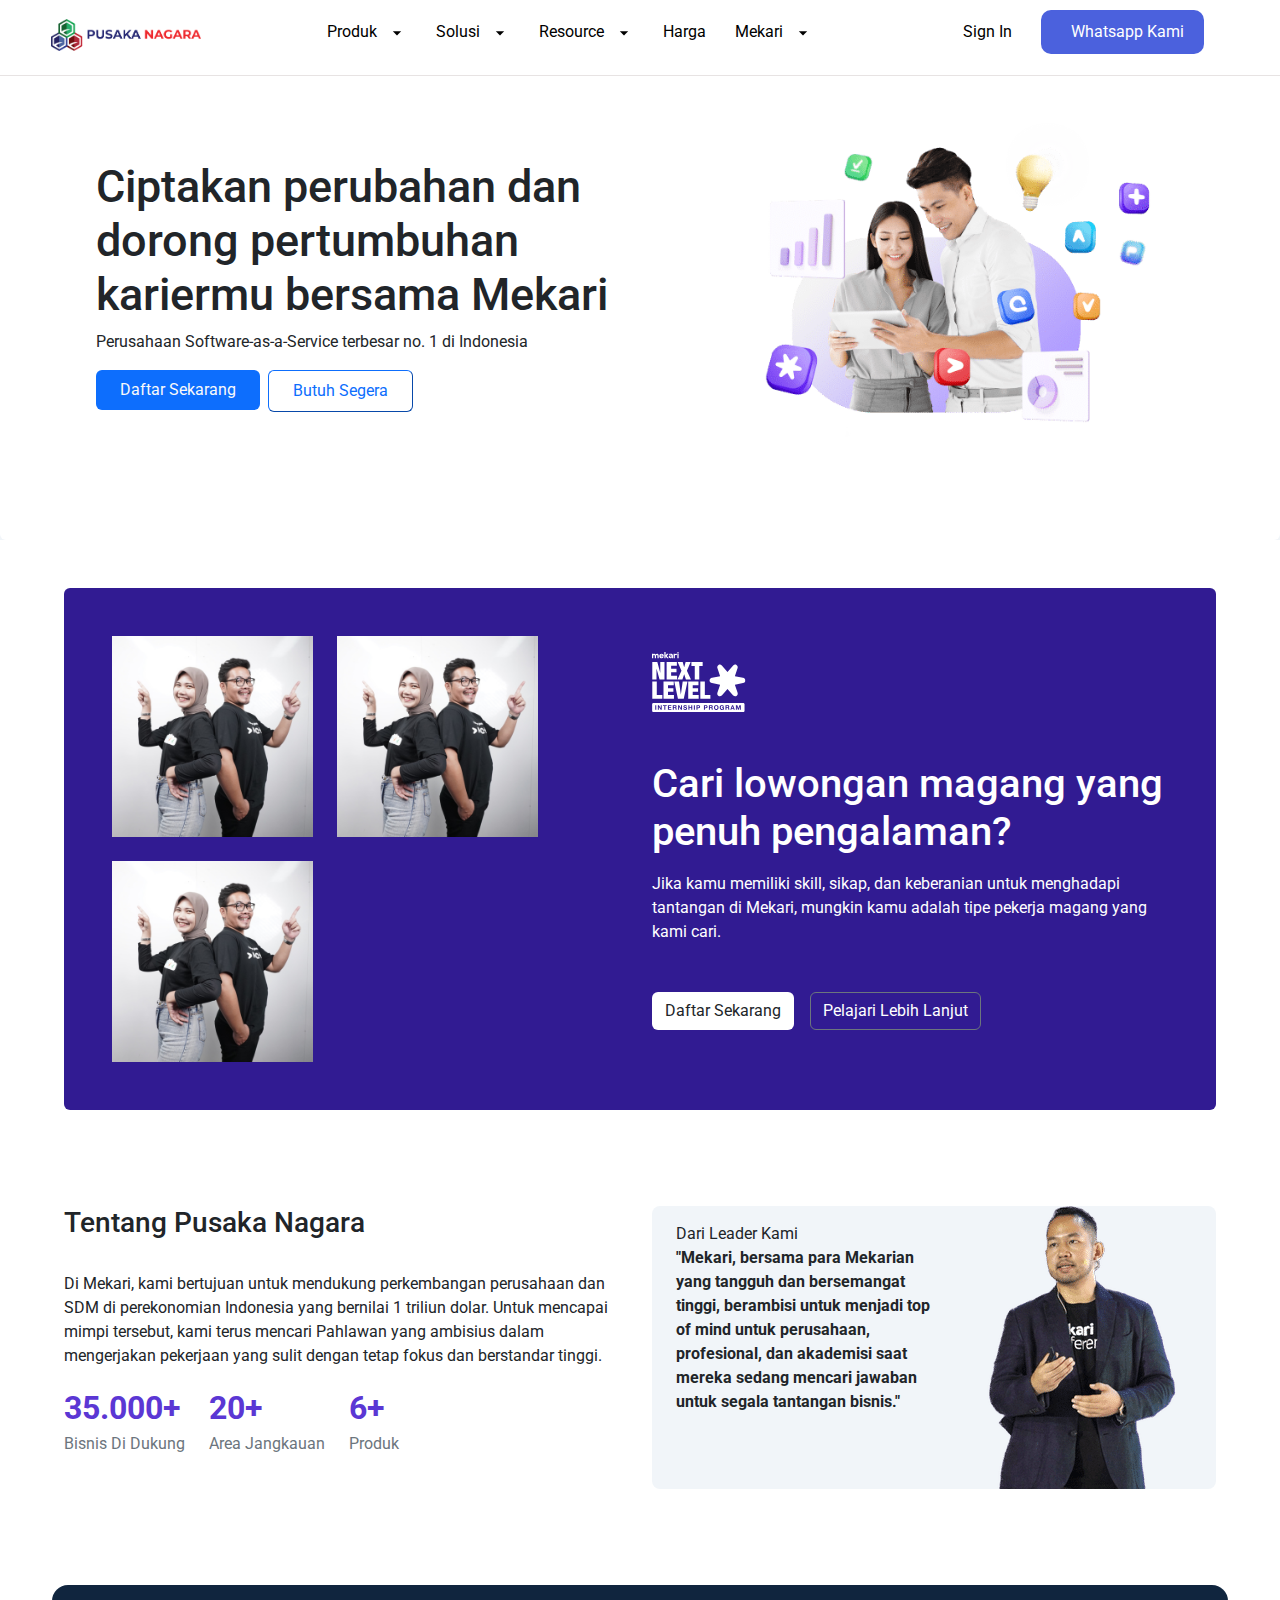
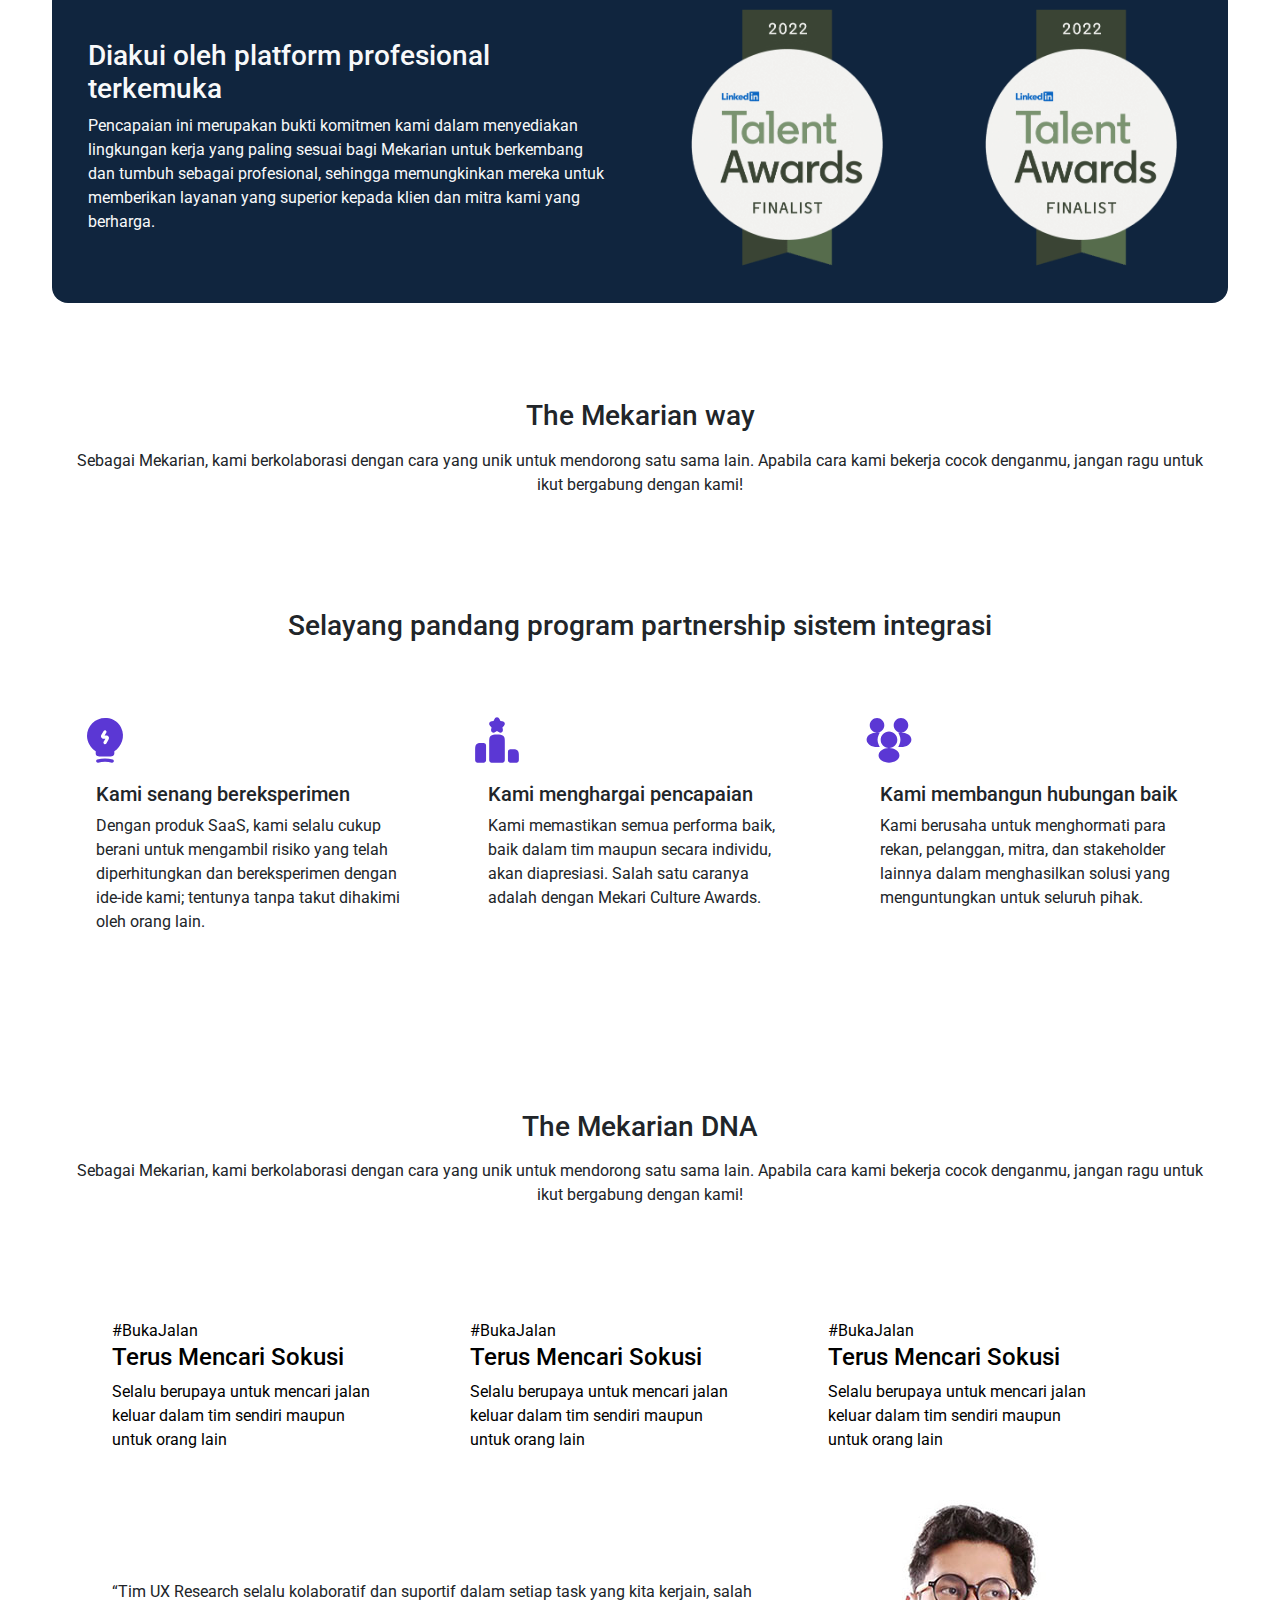
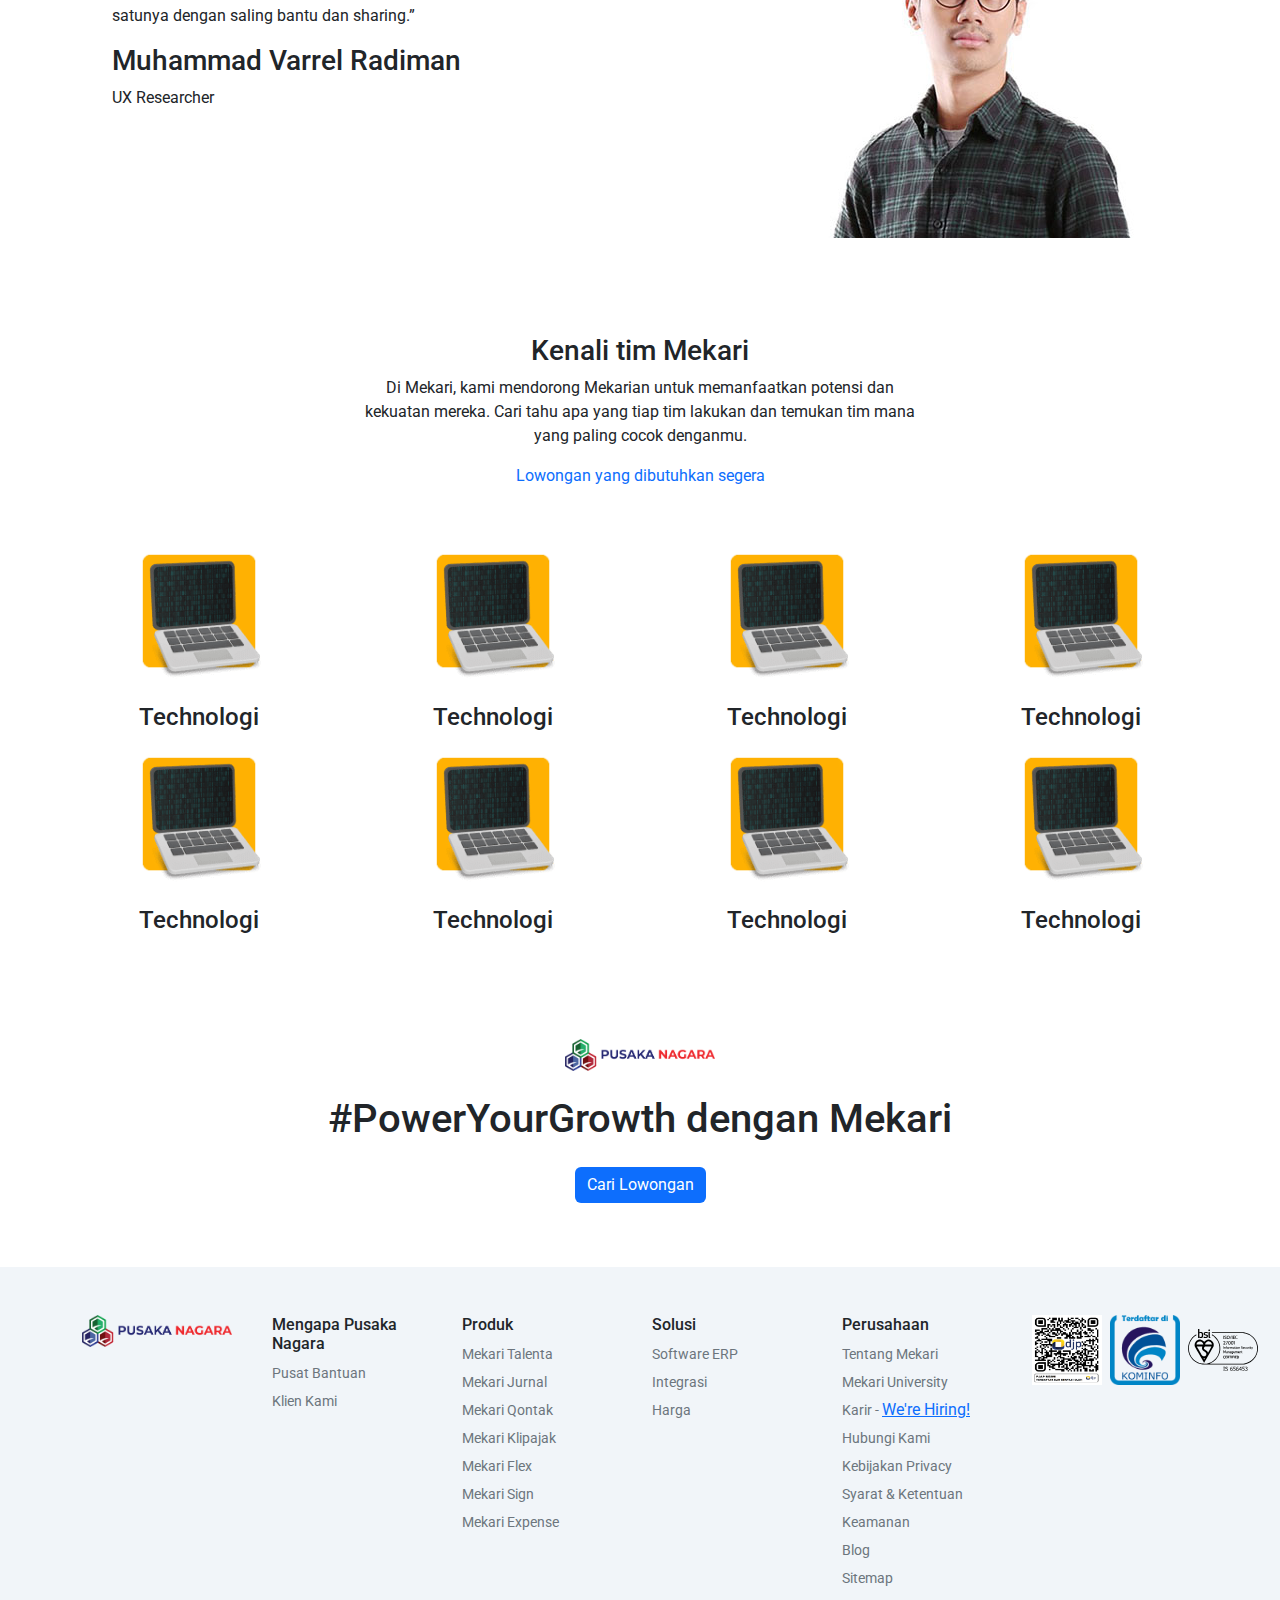
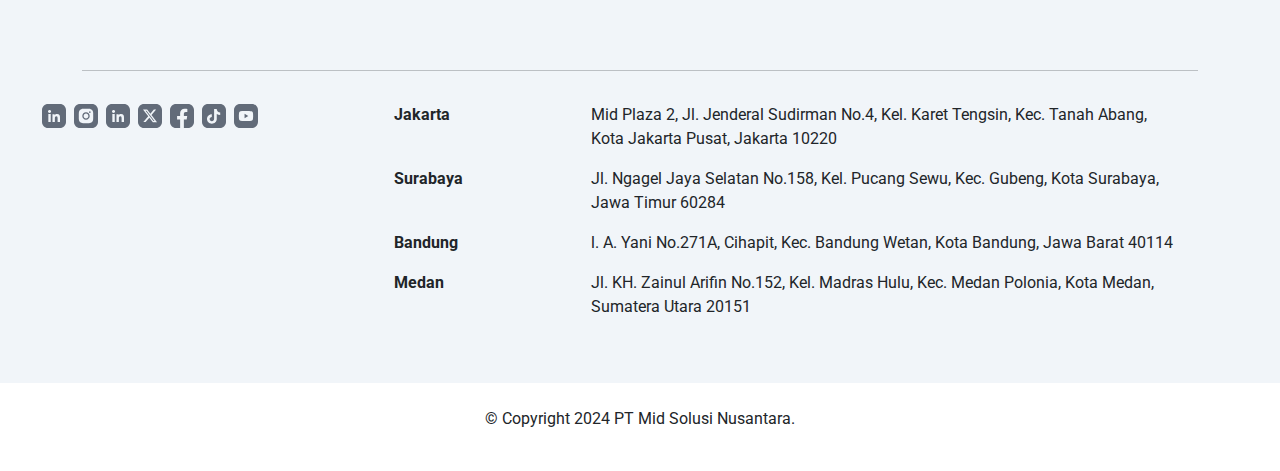
<file: carrers.html>
<!doctype html>
<html lang="en">
  <head>
    <meta charset="utf-8">
    <meta name="viewport" content="width=device-width, initial-scale=1">
    <title>Pusaka Nagara</title>
    <link rel="stylesheet" href="style.css">
    <link rel="stylesheet" href="https://cdnjs.cloudflare.com/ajax/libs/font-awesome/6.6.0/css/all.min.css" integrity="sha512-Kc323vGBEqzTmouAECnVceyQqyqdsSiqLQISBL29aUW4U/M7pSPA/gEUZQqv1cwx4OnYxTxve5UMg5GT6L4JJg==" crossorigin="anonymous" referrerpolicy="no-referrer" />
    <link href="https://cdn.jsdelivr.net/npm/bootstrap@5.3.3/dist/css/bootstrap.min.css" rel="stylesheet" integrity="sha384-QWTKZyjpPEjISv5WaRU9OFeRpok6YctnYmDr5pNlyT2bRjXh0JMhjY6hW+ALEwIH" crossorigin="anonymous">
    <link rel="stylesheet" href="https://cdn.jsdelivr.net/npm/swiper@11/swiper-bundle.min.css"/>

<script src="https://cdn.jsdelivr.net/npm/swiper@11/swiper-bundle.min.js"></script>
  </head>
  <style>
   .logo {
    max-height: 56px;
    transition: transform 0.8s ease, opacity 0.8s ease;
    opacity: 1;
    transform: translateY(0); /* Posisi normal */
}

.fall {
    opacity: 0;
    transform: translateY(100%); /* Tenggelam ke bawah */
}

.rise {
    opacity: 0;
    transform: translateY(-100%); /* Muncul dari atas */
}

.visible {
    opacity: 1;
    transform: translateY(0); /* Kembali ke posisi normal dan terlihat */
}

.weird-tab-pane {
        display: none; /* Semua tab secara default disembunyikan */
    }
    .weird-tab-pane.active {
        display: block; /* Hanya tab yang aktif yang akan tampil */
    }

  </style>
  <body>
    
    <header>
      <div class="navbar__sect">
        <div class="logo">
            <a href="index.html"><img src="assets/img/logo.png" alt="" class="small__img__logo"></a>
        </div>

        <div class="navigation__sec">
            <ul>
                <li class="underline product">
                    <a href="produk.html"><span>Produk</span><img src="assets/img/dropdown.svg" alt=""></a>
                    <div class="popup rounded-1">
                        <div class="popup__tabs d-flex flex-column py-4 px-2">
                            <button class="tab active border-0 bg-transparent text-start" data-tab="content1">
                                <h5 class="fs-6">Software Utama</h5>
                                <p class="small__text">Inovasi software-as-a-service Mekari untuk manajemen bisnis</p>
                            </button>
                            <button class="tab border-0 bg-transparent text-start" data-tab="content2">
                                <h5 class="fs-6">Layanan</h5>
                                <p class="small__text">Layanan profesional dari Mekari untuk karyawan & bisnis</p>
                            </button>
                            <button class="tab border-0 bg-transparent text-start" data-tab="content3">
                                <h5 class="fs-6">Software Pendukung</h5>
                                <p class="small__text">Dukungan inovasi ekosistem Mekari untuk akselerasi bisnis</p>
                            </button>
                        </div>
                        <div class="popup__content">
                            <div id="content1" class="tab__content active">
                                <p>Software Utama</p>
                                <ul>
                                    <a href="">
                                      <li>
                                        <div class="card__talent">
                                              <div class="thumb__icn">
                                                <img src="assets/img/apps-Talenta.webp" alt="">
                                            </div>
                                            <div class="card__text">
                                                <h5 class="fw-bold fs-6">Mekari Talenta</h5>
                                                <p class="text-secondary extra__medium__text small__mt">Software HR dan Management Karyawan</p>
                                            </div>
                                        </div>
                                    </li>
                                    </a>
                                    <a href="">
                                      <li>
                                        <div class="card__talent">
                                              <div class="thumb__icn">
                                                <img src="assets/img/apps-qontak-CRM.webp" alt="">
                                            </div>
                                            <div class="card__text">
                                                <h5 class="fw-bold fs-6">Mekari Qontak</h5>
                                                <p class="text-secondary extra__medium__text small__mt">Software CRM & <br> Omnichannel</p>
                                            </div>
                                        </div>
                                    </li>
                                    </a>
                                    <a href="">
                                      <li>
                                        <div class="card__talent">
                                              <div class="thumb__icn">
                                                <img src="assets/img/apps-Jurnal.webp" alt="">
                                            </div>
                                            <div class="card__text">
                                                <h5 class="fw-bold fs-6">Mekari Jurnal</h5>
                                                <p class="text-secondary extra__medium__text small__mt">Software Akuntansi & Supply Chain</p>
                                            </div>
                                        </div>
                                    </li>
                                    </a>
                                    <a href="">
                                      <li>
                                        <div class="card__talent">
                                              <div class="thumb__icn">
                                                <img src="assets/img/apps-klikpajak.webp" alt="">
                                            </div>
                                            <div class="card__text">
                                                <h5 class="fw-bold fs-6">Mekari Klipajak</h5>
                                                <p class="text-secondary extra__medium__text small__mt">Software Manajemen Pajak Karyawan & Bisnis</p>
                                            </div>
                                        </div>
                                    </li>
                                    </a>
                                    <a href="">
                                      <li>
                                        <div class="card__talent">
                                              <div class="thumb__icn">
                                                <img src="assets/img/apps-Flex.png" alt="">
                                            </div>
                                            <div class="card__text">
                                                <h5 class="fw-bold fs-6">Mekari Flex</h5>
                                                <p class="text-secondary extra__medium__text small__mt">Software Management dan dukungan karyawan</p>
                                            </div>
                                        </div>
                                    </li>
                                    </a>
                                    <a href="">
                                      <li>
                                        <div class="card__talent">
                                              <div class="thumb__icn">
                                                <img src="assets/img/apps-expense.webp" alt="">
                                            </div>
                                            <div class="card__text">
                                                <h5 class="fw-bold fs-6">Mekari Expense</h5>
                                                <p class="text-secondary extra__medium__text small__mt">Software manajemen anggaran dan pengeluaran</p>
                                            </div>
                                        </div>
                                    </li>
                                    </a>
                                    <a href="">
                                      <li>
                                        <div class="card__talent">
                                              <div class="thumb__icn">
                                                <img src="assets/img/apps-e-Sign.webp" alt="">
                                            </div>
                                            <div class="card__text">
                                                <h5 class="fw-bold fs-6">Mekari Sign</h5>
                                                <p class="text-secondary extra__medium__text small__mt">Software otoritas & tanda tangan digital</p>
                                            </div>
                                        </div>
                                    </li>
                                    </a>
                                    <a href="">
                                      <li>
                                        <div class="card__talent">
                                              <div class="thumb__icn">
                                                <img src="assets/img/apps-stream.webp" alt="">
                                            </div>
                                            <div class="card__text">
                                                <h5 class="fw-bold fs-6">Mekari Stream</h5>
                                                <p class="text-secondary extra__medium__text small__mt">Software otoritas & tanda tangan digital</p>
                                            </div>
                                        </div>
                                    </li>
                                    </a>
                                    <a href="">
                                      <li>
                                        <div class="card__talent">
                                              <div class="thumb__icn">
                                                <img src="assets/img/apps-mekari-capital.webp" alt="">
                                            </div>
                                            <div class="card__text">
                                                <h5 class="fw-bold fs-6">Mekari Capital</h5>
                                                <p class="text-secondary extra__medium__text small__mt">Software management pembiayaan bisinis</p>
                                            </div>
                                        </div>
                                    </li>
                                    </a>
                                    <a href="">
                                      <li>
                                        <div class="card__talent">
                                              <div class="thumb__icn">
                                                <img src="assets/img/apps-mekari-pay.webp" alt="">
                                            </div>
                                            <div class="card__text">
                                                <h5 class="fw-bold fs-6">Mekari Pay</h5>
                                                <p class="text-secondary extra__medium__text small__mt">Software management transaksi bisnis</p>
                                            </div>
                                        </div>
                                    </li>
                                    </a>
                                </ul>
                            </div>
                            <div id="content2" class="tab__content">
                              <p>Layanan</p>
                                <ul>
                                  <a href="">
                                    <li>
                                      <div class="card__talent">
                                            <div class="thumb__icn">
                                              <img src="assets/img/apps-Talenta.webp" alt="">
                                          </div>
                                          <div class="card__text">
                                              <h5 class="fw-bold fs-6">Mekari Payroll Service</h5>
                                              <p class="text-secondary extra__medium__text small__mt">Layanan pengelolaan database dan management karyawan</p>
                                          </div>
                                      </div>
                                  </li>
                                  </a>
                                  <a href="">
                                    <li>
                                      <div class="card__talent">
                                            <div class="thumb__icn">
                                              <img src="assets/img/apps-university-1.png" alt="">
                                          </div>
                                          <div class="card__text">
                                              <h5 class="fw-bold fs-6">Mekari University</h5>
                                              <p class="text-secondary extra__medium__text small__mt">Layanan Pelatihan Professional Sertifikasi</p>
                                          </div>
                                      </div>
                                  </li>
                                  </a>
                                    
                                </ul>
                            </div>
                            <div id="content3" class="tab__content">
                              <p>Software Pendukung</p>
                                <ul>
                                  <a href="">
                                    <li>
                                      <div class="card__talent">
                                            <div class="thumb__icn">
                                              <img src="assets/img/apps-flow (1).webp" alt="">
                                          </div>
                                          <div class="card__text">
                                              <h5 class="fw-bold fs-6">Mekari Flow</h5>
                                              <p class="text-secondary extra__medium__text small__mt">Software management automasi proses</p>
                                          </div>
                                      </div>
                                  </li>
                                  </a>
                                  <a href="">
                                    <li>
                                      <div class="card__talent">
                                            <div class="thumb__icn">
                                              <img src="assets/img/apps-airene (1).webp" alt="">
                                          </div>
                                          <div class="card__text">
                                              <h5 class="fw-bold fs-6">Mekari Airene</h5>
                                              <p class="text-secondary extra__medium__text small__mt">Software AI untuk berbagai produk mekari</p>
                                          </div>
                                      </div>
                                  </li>
                                  </a>
                                  <a href="">
                                    <li>
                                      <div class="card__talent">
                                            <div class="thumb__icn">
                                              <img src="assets/img/apps-access.webp" alt="">
                                          </div>
                                          <div class="card__text">
                                              <h5 class="fw-bold fs-6">Mekari Access</h5>
                                              <p class="text-secondary extra__medium__text small__mt">Software management aksesibilitas</p>
                                          </div>
                                      </div>
                                  </li>
                                  </a>
                                  <a href="">
                                    <li>
                                      <div class="card__talent">
                                            <div class="thumb__icn">
                                              <img src="assets/img/apps_mekari_officeless.webp" alt="">
                                          </div>
                                          <div class="card__text">
                                              <h5 class="fw-bold fs-6">Mekari Officeless</h5>
                                              <p class="text-secondary extra__medium__text small__mt">Software HR dan Management Karyawan</p>
                                          </div>
                                      </div>
                                  </li>
                                  </a>
                                </ul>
                            </div>
                        </div>
                    </div>
                </li>                
                
                <li class="underline solution">
                    <a href="solusi.html"><span>Solusi</span><img src="assets/img/dropdown.svg" alt=""></a>
                    <div class="popup-solution py-2 bg-white mt-1 rounded-1 z-3 position-absolute">
                        <div class="popup__content">
                            <ul>
                                <li class="solution__li rounded-1 w-100"><a href="#">
                                    <div class="solusi__item px-1 pt-4 d-flex align-items-start">
                                        <div class="img__thumb mx-2">
                                            <img src="assets/img/ich-solution-business.svg" alt="">
                                        </div>
                                        <div class="solusi__teks">
                                            <h5 class="fw-bold fs-6">Bussiness Growth</h5>
                                            <p style="margin-top: -5px;">Solusi bisnis berkembang dan berekpansi</p>
                                        </div>
                                    </div>
                                </a></li>
                                <li class="solution__li rounded-1 w-100"><a href="#">
                                    <div class="solusi__item px-1 pt-4 d-flex align-items-start">
                                        <div class="img__thumb mx-2">
                                            <img src="assets/img/ich-solution-professional (1).svg" alt="">
                                        </div>
                                        <div class="solusi__teks">
                                            <h5 class="fw-bold fs-6">Professional Growth</h5>
                                            <p style="margin-top: -5px;">Solusi Praktis untuk berkontribusi lebih baik</p>
                                        </div>
                                    </div>
                                </a></li>
                            </ul>
                        </div>
                    </div>
                </li>
                
                <li class="underline resource">
                    <a href="resources.html"><span>Resource</span><img src="assets/img/dropdown.svg" alt=""></a>
                    <div class="popup-resource position-absolute bg-white rounded-2 mt-1">
                        <div class="popup__tabs  d-flex flex-column py-4 px-2">
                            <div class="tab active" data-tab="resource1">
                              <h3 class="fw-bold fs-6">Panduan & Literasi</h3>
                                <p style="margin-top: -5px; font-size: 14px;">Berbagai wawasan untuk segala kebutuhan anda</p>
                            </div>
                            <div class="tab" data-tab="resource2">
                              <h6 class="fw-bold fs-6">Kolaborasi</h6>
                              <p style="margin-top: -5px; font-size: 14px;">Buka peluang untuk tumbuh dengan berbagai program kreatif kami</p>
                            </div>
                            <div class="tab" data-tab="resource3">
                              <h6 class="fw-bold fs-6">Partner Komersial</h6>
                              <p style="margin-top: -5px; font-size: 14px;">Sinergikan bisnis anda dengan sousi dan layanan kami</p>
                            </div>
                            <div class="tab" data-tab="resource4">
                              <h6 class="fw-bold fs-6">Program & Promosi</h6>
                              <p style="margin-top: -5px; font-size: 14px;">Kolaborasi mekari dan partner untuk kembangkan bisnis anda</p>
                            </div>
                        </div>
                        <div class="popup__content p-4">
                            <div id="resource1" class="tab__content active">
                              <p>Panduan & literasi</p>
                              
                              <div class="solution_wrapper d-flex flex-wrap">
                                <div class="solution__items">
                                  <a href="blog.html">
                                    <div class="items__sl d-flex align-items-center" style="width:250px;">
                                      <div class="images_sl ">
                                        <img src="assets/img/ich-solution-business.svg" alt="">
                                      </div>
                                      <div class="text_sl">
                                        <p class="mt-4 mx-1">Blog</p>
                                      </div>
                                    </div>
                                  </a>
                                </div>
                                <div class="solution__items">
                                  <a href="customer__service.html">
                                    <div class="items__sl d-flex align-items-center" style="width:250px;">
                                      <div class="images_sl ">
                                        <img src="assets/img/ich-help-centre.svg" alt="">
                                      </div>
                                      <div class="text_sl">
                                        <p class="mt-4 mx-1">Pusat Bantuan</p>
                                      </div>
                                    </div>
                                  </a>
                                </div>
                                <div class="solution__items">
                                  <a href="klien_kami.html">
                                    <div class="items__sl d-flex align-items-center" style="width:250px;">
                                      <div class="images_sl ">
                                        <img src="assets/img/ich-mengapa-mekari.svg" alt="">
                                      </div>
                                      <div class="text_sl">
                                        <p class="mt-4 mx-1">Study Kasus</p>
                                      </div>
                                    </div>
                                  </a>
                                </div>
                              </div>
                            </div>
                            <div id="resource2" class="tab__content">
                                <p>Kolaborasi</p>
                                <div class="solution_wrapper d-flex flex-wrap">
                                  <div class="solution__items">
                                    <a href="">
                                      <div class="items__sl d-flex align-items-center" style="width:250px;">
                                        <div class="images_sl ">
                                          <img src="assets/img/ich-news.svg" alt="">
                                        </div>
                                        <div class="text_sl">
                                          <p class="mt-4 mx-1">News & PR</p>
                                        </div>
                                      </div>
                                    </a>
                                  </div>
                                  <div class="solution__items">
                                    <a href="customer__service.html">
                                      <div class="items__sl d-flex align-items-center" style="width:250px;">
                                        <div class="images_sl ">
                                          <img src="assets/img/ich-events.svg" alt="">
                                        </div>
                                        <div class="text_sl">
                                          <p class="mt-4 mx-1">Mekari Event</p>
                                        </div>
                                      </div>
                                    </a>
                                  </div>
                                  <div class="solution__items">
                                    <a href="klien_kami.html">
                                      <div class="items__sl d-flex align-items-center" style="width:250px;">
                                        <div class="images_sl ">
                                          <img src="assets/img/ic-h-file-audio.svg" alt="">
                                        </div>
                                        <div class="text_sl">
                                          <p class="mt-4 mx-1">Mekari Podcast</p>
                                        </div>
                                      </div>
                                    </a>
                                  </div>
                                  <div class="solution__items">
                                    <a href="klien_kami.html">
                                      <div class="items__sl d-flex align-items-center" style="width:250px;">
                                        <div class="images_sl ">
                                          <img src="assets/img/ich-community.svg" alt="">
                                        </div>
                                        <div class="text_sl">
                                          <p class="mt-4 mx-1">Mekari Community</p>
                                        </div>
                                      </div>
                                    </a>
                                  </div>
                                </div>
                            </div>
                            <div id="resource3" class="tab__content">
                                <p>Partner Komersial</p>
                                <div class="solution_wrapper d-flex flex-wrap">
                                  <div class="solution__items">
                                    <a href="">
                                      <div class="items__sl d-flex align-items-center" style="width:250px;">
                                        <div class="images_sl ">
                                          <img src="assets/img/ich-solution-business.svg" alt="">
                                        </div>
                                        <div class="text_sl">
                                          <p class="mt-4 mx-1">Program Referal</p>
                                        </div>
                                      </div>
                                    </a>
                                  </div>
                                  <div class="solution__items">
                                    <a href="program_interior.html">
                                      <div class="items__sl d-flex align-items-center" style="width:250px;">
                                        <div class="images_sl ">
                                          <img src="assets/img/ich-solution-business.svg" alt="">
                                        </div>
                                        <div class="text_sl">
                                          <p class="mt-4 mx-1">Program Sistem Integrator</p>
                                        </div>
                                      </div>
                                    </a>
                                  </div>
                                  <div class="solution__items">
                                    <a href="klien_kami.html">
                                      <div class="items__sl d-flex align-items-center" style="width:250px;">
                                        <div class="images_sl ">
                                          <img src="assets/img/ich-solution-business.svg" alt="">
                                        </div>
                                        <div class="text_sl">
                                          <p class="mt-4 mx-1">Program Reseller</p>
                                        </div>
                                      </div>
                                    </a>
                                  </div>
                                </div>
                            </div>
                            <div id="resource4" class="tab__content">
                                <p>Program dan Promosi</p>
                                <div class="solution_wrapper d-flex flex-wrap">
                                  <div class="solution__items">
                                    <a href="">
                                      <div class="items__sl d-flex align-items-center" style="width:250px;">
                                        <div class="text_sl">
                                          <h6 class="mt-4 fw-bold">HSBC</h6>
                                          <p style="margin-top: -5px;">Kolaborasi mekari X HSBC untuk akselrasikan bisnis anda</p>
                                        </div>
                                      </div>
                                    </a>
                                  </div>
                                  <div class="solution__items">
                                    <a href="">
                                      <div class="items__sl d-flex align-items-center" style="width:250px;">
                                        <div class="text_sl">
                                          <h6 class="mt-4 fw-bold">HSBC</h6>
                                          <p style="margin-top: -5px;">Kolaborasi mekari X HSBC untuk akselrasikan bisnis anda</p>
                                        </div>
                                      </div>
                                    </a>
                                  </div>
                                  <div class="solution__items">
                                    <a href="">
                                      <div class="items__sl d-flex align-items-center" style="width:250px;">
                                        <div class="text_sl">
                                          <h6 class="mt-4 fw-bold">HSBC</h6>
                                          <p style="margin-top: -5px;">Kolaborasi mekari X HSBC untuk akselrasikan bisnis anda</p>
                                        </div>
                                      </div>
                                    </a>
                                  </div>
                                  <div class="solution__items">
                                    <a href="">
                                      <div class="items__sl d-flex align-items-center" style="width:250px;">
                                        <div class="text_sl">
                                          <h6 class="mt-4 fw-bold">HSBC</h6>
                                          <p style="margin-top: -5px;">Kolaborasi mekari X HSBC untuk akselrasikan bisnis anda</p>
                                        </div>
                                      </div>
                                    </a>
                                  </div>
                                  <div class="solution__items">
                                    <a href="">
                                      <div class="items__sl d-flex align-items-center" style="width:250px;">
                                        <div class="text_sl">
                                          <h6 class="mt-4 fw-bold">HSBC</h6>
                                          <p style="margin-top: -5px;">Kolaborasi mekari X HSBC untuk akselrasikan bisnis anda</p>
                                        </div>
                                      </div>
                                    </a>
                                  </div>
                                </div>
                            </div>
                        </div>
                    </div>
                </li>
                
                <li class="underline"><a href="">Harga</a></li>
                <li class="underline mekari">
                    <a href="tentang.html"><span>Mekari</span><img src="assets/img/dropdown.svg" alt=""></a>
                    <div class="popup-mekari bg-white p-2 position-absolute mt-1 box__shadow rounded-2">
                        <div class="popup__content">
                            <p>Tentang Mekari</p>
                            <ul>
                              <li><a href="carrers.html">
                                  <div class="solusi__item d-flex">
                                      <div class="img__thumb mx-2">
                                          <img src="assets/img/ich-solution-business.svg" alt="">
                                      </div>
                                      <div class="solusi__teks">
                                          <h3 class="fw-bold fs-6">Karir</h3>
                                          <p class="small__text" style="margin-top: -10px;">Solusi bisnis berkembang dan berekpansi</p>
                                      </div>
                                  </div>
                              </a></li>
                              <li><a href="#">
                                  <div class="solusi__item d-flex">
                                      <div class="img__thumb mx-2">
                                          <img src="assets/img/ich-solution-business.svg" alt="">
                                      </div>
                                      <div class="solusi__teks">
                                          <h3 class="fs-6 fw-bold">Mengapa Mekari</h3>
                                          <p class="small__text" style="margin-top: -10px;">Solusi bisnis berkembang dan berekpansi</p>
                                      </div>
                                  </div>
                              </a></li>
                          </ul>
                        </div>
                    </div>
                </li>
                
            </ul>
        </div>

        <div class="sci__sec">
            <ul>
                <li class="underline"><a href="login.html" target="_blank">Sign In</a></li>
                <li><button><i class="fab fa-whatsapp"></i><span>Whatsapp Kami</span></button></li>
            </ul>
        </div>
        <div class="burger__menu">
          <div class="bars"></div>
          <div class="bars"></div>
          <div class="bars"></div>
        </div>
    </div>

    

  </header>

  <div class="sidebar__menu">
    <div class="accordion" id="accordionExample">
      <div class="accordion-item">
        <h2 class="accordion-header">
          <button class="accordion-button" type="button" data-bs-toggle="collapse" data-bs-target="#collapseOne" aria-expanded="true" aria-controls="collapseOne">
            Produk Mekari
          </button>
        </h2>
        <div id="collapseOne" class="accordion-collapse collapse show" data-bs-parent="#accordionExample">
          <div class="accordion-body">
            
          </div>
        </div>
      </div>
      <div class="accordion-item">
        <h2 class="accordion-header">
          <button class="accordion-button collapsed" type="button" data-bs-toggle="collapse" data-bs-target="#collapseTwo" aria-expanded="false" aria-controls="collapseTwo">
            Solusi
          </button>
        </h2>
        <div id="collapseTwo" class="accordion-collapse collapse" data-bs-parent="#accordionExample">
          <div class="accordion-body">
            <strong>This is the second item's accordion body.</strong> It is hidden by default, until the collapse plugin adds the appropriate classes that we use to style each element. These classes control the overall appearance, as well as the showing and hiding via CSS transitions. You can modify any of this with custom CSS or overriding our default variables. It's also worth noting that just about any HTML can go within the <code>.accordion-body</code>, though the transition does limit overflow.
          </div>
        </div>
      </div>
      <div class="accordion-item">
        <h2 class="accordion-header">
          <button class="accordion-button collapsed" type="button" data-bs-toggle="collapse" data-bs-target="#collapseThree" aria-expanded="false" aria-controls="collapseThree">
            Resource
          </button>
        </h2>
        <div id="collapseThree" class="accordion-collapse collapse" data-bs-parent="#accordionExample">
          <div class="accordion-body">
            <strong>This is the third item's accordion body.</strong> It is hidden by default, until the collapse plugin adds the appropriate classes that we use to style each element. These classes control the overall appearance, as well as the showing and hiding via CSS transitions. You can modify any of this with custom CSS or overriding our default variables. It's also worth noting that just about any HTML can go within the <code>.accordion-body</code>, though the transition does limit overflow.
          </div>
        </div>
      </div>
      <div class="accordion-item">
        <h2 class="accordion-header">
          <button class="accordion-button collapsed" type="button" data-bs-toggle="collapse" data-bs-target="#collapseFour" aria-expanded="false" aria-controls="collapseThree">
            Harga
          </button>
        </h2>
        <div id="collapseFour" class="accordion-collapse collapse" data-bs-parent="#accordionExample">
          <div class="accordion-body">
            <strong>This is the third item's accordion body.</strong> It is hidden by default, until the collapse plugin adds the appropriate classes that we use to style each element. These classes control the overall appearance, as well as the showing and hiding via CSS transitions. You can modify any of this with custom CSS or overriding our default variables. It's also worth noting that just about any HTML can go within the <code>.accordion-body</code>, though the transition does limit overflow.
          </div>
        </div>
      </div>
    </div>
  </div>


  
  

  <main>
    <section class="masthead__solusi">
        <div class="masthead_wrap">
            <div class="container__product2">
                <div class="card border-0 w-100 py-5 px-3">
                    <div class="row custom_container pt-5">
                        <div class="col-md-7 col-sm-12 py-5 pt-5">
                            <div class="card-body d-flex  justify-content-center flex-column h-100">
                                <h3 class="card-title">Ciptakan perubahan dan dorong pertumbuhan kariermu bersama Mekari</h3>
                                <p>Perusahaan Software-as-a-Service terbesar no. 1 di Indonesia</p>
                                <ul class="d-flex gap-2 list-unstyled flex-wrap">
                                    <li><button class="px-4 py-2 bg-primary text-light border-0 rounded">Daftar Sekarang</button></li>
                                    <li><button class="px-4 py-2 bg-transparent text-primary border-1 border-primary rounded">Butuh Segera</button></li>
                                </ul>
                            </div>
                        </div>
                        <div class="col-md-5">
                            <img src="assets/img/Ilustrasi-Website-2-2.webp" class="card-img" alt="Gambar Card">
                        </div>
                    </div>
                </div>
            </div>
        </div>
    </section>

    <section class="next__level bg-white">
        <div class="custom_container py-5">
            <div class="next__level__items purple__bg px-5 py-5 rounded-2">
                <div class="row h-100 d-flex flex-row justify-content-between align-items-center">
                    <div class="col-md-5">
                        <div class="row">
                            <div class="col-md-6">
                                <img src="assets/img/Left-Up.webp" alt="" class="w-100">
                            </div>
                            <div class="col-md-6">
                                <img src="assets/img/Left-Up.webp" alt="" class="w-100">
                            </div>
                            <div class="col-md-6 mt-4">
                                <img src="assets/img/Left-Up.webp" alt="" class="w-100">
                            </div>
                        </div>
                    </div>
                    <div class="col-md-6 text-white">
                        <div class="next__level__thumb">
                            <img src="assets/img/Next-Level-1.svg" alt="">
                        </div>
                        <div class="next__level__text my-5">
                            <h3 class="fs-1 my-3">Cari lowongan magang yang penuh pengalaman?</h3>
                            <p>Jika kamu memiliki skill, sikap, dan keberanian untuk menghadapi tantangan di Mekari, mungkin kamu adalah tipe pekerja magang yang kami cari.</p>
                        </div>
                        <div class="next__level__btn">
                            <ul class="list-unstyled d-flex">
                                <li><button class="btn bg-white text-dark">Daftar Sekarang</button></li>
                                <li><button class="btn btn-secondary bg-transparent mx-3">Pelajari Lebih Lanjut</button></li>
                            </ul>
                        </div>
                    </div>
                </div>
            </div>
        </div>
    </section>

    <section class="tentang__carrer py-5 bg-white">
        <div class="custom_container">
            <div class="row">
                <div class="col-md-6">
                    <div class="card border-0">
                        <h3>Tentang Pusaka Nagara</h3>
                        <p class="mt-4">Di Mekari, kami bertujuan untuk mendukung perkembangan perusahaan dan SDM di perekonomian Indonesia yang bernilai 1 triliun dolar. Untuk mencapai mimpi tersebut, kami terus mencari Pahlawan yang ambisius dalam mengerjakan pekerjaan yang sulit dengan tetap fokus dan berstandar tinggi.</p>
                        <ul class="d-flex list-unstyled">
                            <li class="d-flex flex-column "><span class="purple__color fw-bold fs-2">35.000+</span>
                                <span class="text-secondary">Bisnis Di Dukung</span>
                            </li>
                            <li class="d-flex flex-column mx-4"><span class="purple__color fw-bold fs-2">20+</span>
                                <span class="text-secondary">Area Jangkauan</span>
                            </li>
                            <li class="d-flex flex-column"><span class="purple__color fw-bold fs-2">6+</span>
                                <span class="text-secondary">Produk</span>
                            </li>
                        </ul>
                    </div>
                </div>

                <div class="col-md-6">
                  <div class="card__content">
                    <div class="card__tentang__wrapper">
                      <div class="card__content extra__light__blue rounded-3 d-flex">
                        <div class="card__text px-2 py-3 ps-4">
                          <span>Dari Leader Kami</span>
                          <p class="fw-bold">
                            "Mekari, bersama para Mekarian yang tangguh dan bersemangat tinggi, berambisi untuk menjadi top of mind untuk perusahaan, profesional, dan akademisi saat mereka sedang mencari jawaban untuk segala tantangan bisnis."                      </p>
                        </div>
                        <div class="quote__Pict">
                          <img src="assets/img/Quote-Pics-1.png" alt="">
                        </div>
                      </div>
                    </div>
                  </div>
                </div>
            </div>
        </div>
    </section>

    <section class="flatform__professional bg-white py-5">
        <div class="custom_container ">
            <div class="row dark__blue py-4 rounded-4">
                <div class="col-md-6 d-flex align-items-center">
                    <div class="card border-0 bg-transparent text-light px-4">
                        <h3>Diakui oleh platform profesional terkemuka</h3>
                        <p>Pencapaian ini merupakan bukti komitmen kami dalam menyediakan lingkungan kerja yang paling sesuai bagi Mekarian untuk berkembang dan tumbuh sebagai profesional, sehingga memungkinkan mereka untuk memberikan layanan yang superior kepada klien dan mitra kami yang berharga.</p>
                    </div>
                </div>
                <div class="col-md-6">
                    <div class="row">
                        <div class="col-md-6">
                            <img src="assets/img/linkedin_badge_finalist.png" alt="" class="w-100">
                        </div>
                        <div class="col-md-6">
                            <img src="assets/img/linkedin_badge_finalist.png" alt="" class="w-100">
                        </div>
                    </div>
                </div>
            </div>
        </div>
    </section>

    <section class="s__way bg-white py-5">
        <div class="custom_container">
            <div class="way__text text-center">
                <h3 class="mb-3">The Mekarian way</h3>
                <p>Sebagai Mekarian, kami berkolaborasi dengan cara yang unik untuk mendorong satu sama lain. Apabila cara kami bekerja cocok denganmu, jangan ragu untuk ikut bergabung dengan kami!</p>
            </div>
        </div>
    </section>

    <section class="s__way bg-white py-5">
        <div class="partnership__title text-center">
          <h3>Selayang pandang program partnership sistem integrasi</h3>
        </div>

        <div class="partnership__card__items py-5">
          <div class="custom_container">
            <div class="row">
              <div class="col-md-4">
                <div class="card w-100 border-0 p-3">
                  <img src="assets/img/ic-mw-01.svg" class="card-img-top thumb__img" alt="...">
                  <div class="card-body">
                    <h5 class="card-title">Kami senang bereksperimen</h5>
                    <p class="card-text">Dengan produk SaaS, kami selalu cukup berani untuk mengambil risiko yang telah diperhitungkan dan bereksperimen dengan ide-ide kami; tentunya tanpa takut dihakimi oleh orang lain.</p>
                  </div>
                </div>
              </div>
              <div class="col-md-4">
                <div class="card w-100 border-0 p-3">
                  <img src="assets/img/ic-mw-02.svg" class="card-img-top thumb__img" alt="...">
                  <div class="card-body">
                    <h5 class="card-title">Kami menghargai pencapaian</h5>
                    <p class="card-text">Kami memastikan semua performa baik, baik dalam tim maupun secara individu, akan diapresiasi. Salah satu caranya adalah dengan Mekari Culture Awards.</p>
                  </div>
                </div>
              </div>
              <div class="col-md-4">
                <div class="card w-100 border-0 p-3">
                  <img src="assets/img/ic-mw-03.svg" class="card-img-top thumb__img" alt="...">
                  <div class="card-body">
                    <h5 class="card-title">Kami membangun hubungan baik</h5>
                    <p class="card-text">Kami berusaha untuk menghormati para rekan, pelanggan, mitra, dan stakeholder lainnya dalam menghasilkan solusi yang menguntungkan untuk seluruh pihak.</p>
                  </div>
                </div>
              </div>
              
              
            </div>
          </div>
        </div>
      </section>

      <section class="s__way bg-white py-5">
        <div class="custom_container">
            <div class="way__text text-center">
                <h3 class="mb-3">The Mekarian DNA</h3>
                <p>Sebagai Mekarian, kami berkolaborasi dengan cara yang unik untuk mendorong satu sama lain. Apabila cara kami bekerja cocok denganmu, jangan ragu untuk ikut bergabung dengan kami!</p>
            </div>
        </div>
    </section>

    <section class="sdna bg-white py-5">
        <div class="custom_container">
          <nav>
            <div class="weird-nav weird-nav-tabs" id="weird-nav-tab" role="tablist">
              <button class="weird-nav-link px-5 active bg-transparent border-0" id="weird-nav-home-tab" data-bs-toggle="tab" data-bs-target="#weird-nav-home" type="button" role="tab" aria-controls="weird-nav-home" aria-selected="true">
                <div class="button__content text-start">
                  <span>#BukaJalan</span>
                  <h4>Terus Mencari Sokusi</h4>
                  <p>Selalu berupaya untuk mencari jalan <br> keluar dalam tim sendiri maupun <br> untuk orang lain</p>
                </div>
              </button>
              <button class="weird-nav-link px-5 bg-transparent border-0" id="weird-nav-profile-tab" data-bs-toggle="tab" data-bs-target="#weird-nav-profile" type="button" role="tab" aria-controls="weird-nav-profile" aria-selected="false">
                <div class="button__content text-start">
                  <span>#BukaJalan</span>
                  <h4>Terus Mencari Sokusi</h4>
                  <p>Selalu berupaya untuk mencari jalan <br> keluar dalam tim sendiri maupun <br> untuk orang lain</p>
                </div>
              </button>
              <button class="weird-nav-link px-5 bg-transparent border-0" id="weird-nav-contact-tab" data-bs-toggle="tab" data-bs-target="#weird-nav-contact" type="button" role="tab" aria-controls="weird-nav-contact" aria-selected="false">
                <div class="button__content text-start">
                  <span>#BukaJalan</span>
                  <h4>Terus Mencari Sokusi</h4>
                  <p>Selalu berupaya untuk mencari jalan <br> keluar dalam tim sendiri maupun <br> untuk orang lain</p>
                </div>
              </button>
            </div>
          </nav>
          
          <div class="weird-tab-content px-5" id="weird-nav-tabContent">
            <div class="weird-tab-pane fade show active" id="weird-nav-home" role="tabpanel" aria-labelledby="weird-nav-home-tab" tabindex="0">
              <div class="card__content d-flex align-items-center">
                <div class="card__text">
                  <div class="quotes">
                    <p>“Tim UX Research selalu kolaboratif dan suportif dalam setiap task yang kita kerjain, salah satunya dengan saling bantu dan sharing.”
                    </p>
                  </div>

                  <div class="author">
                    <h3>Muhammad Varrel Radiman</h3>
                    <p>UX Researcher</p>
                  </div>

                  </div>
                  <div class="team__img">
                    <img src="assets/img/img-muhammad-verrel-radiman-1.jpeg" alt="">
                  </div>
                </div>
            </div>
            <div class="weird-tab-pane fade" id="weird-nav-profile" role="tabpanel" aria-labelledby="weird-nav-profile-tab" tabindex="0">
              <div class="card__content">
                <div class="card__text">
                  <div class="card__content d-flex align-items-center">
                    <div class="card__text">
                      <div class="quotes">
                        <p>“Tim UX Research selalu kolaboratif dan suportif dalam setiap task yang kita kerjain, salah satunya dengan saling bantu dan sharing.”
                        </p>
                      </div>
    
                      <div class="author">
                        <h3>Muhammad Varrel Radiman</h3>
                        <p>UX Researcher</p>
                      </div>
    
                      </div>
                      <div class="team__img">
                        <img src="assets/img/img-muhammad-verrel-radiman-1.jpeg" alt="">
                      </div>
                    </div>
                </div>
              </div>
            </div>
            <div class="weird-tab-pane fade" id="weird-nav-contact" role="tabpanel" aria-labelledby="weird-nav-contact-tab" tabindex="0">
              <div class="card__content d-flex align-items-center">
                <div class="card__text">
                  <div class="quotes">
                    <p>“Tim UX Research selalu kolaboratif dan suportif dalam setiap task yang kita kerjain, salah satunya dengan saling bantu dan sharing.”
                    </p>
                  </div>

                  <div class="author">
                    <h3>Muhammad Varrel Radiman</h3>
                    <p>UX Researcher</p>
                  </div>

                  </div>
                  <div class="team__img">
                    <img src="assets/img/img-muhammad-verrel-radiman-1.jpeg" alt="">
                  </div>
                </div>
            </div>
          </div>
          
        </div>
    </section>

    <section class="team py-5 bg-white">
        <div class="team__header custom_container text-center">
            <h3>Kenali tim Mekari</h3>
            <p>Di Mekari, kami mendorong Mekarian untuk memanfaatkan potensi dan <br> kekuatan mereka. Cari tahu apa yang tiap tim lakukan dan temukan tim mana <br> yang paling cocok denganmu.</p>
            <a href="" class="text-decoration-none">Lowongan yang dibutuhkan segera <i class="fas fa-arrow-right"></i></a>
        </div>

        <div class="custom_container">
            <div class="row mt-5">
                <div class="col-md-3">
                    <a href="" class="text-decoration-none">
                        <div class="card text-center border-0 w-100">
                            <img src="assets/img/img-team-01.png" alt="" class="w-100">
                            <h4 class="mt-3">Technologi</h4>
                        </div>
                    </a>
                </div>
                <div class="col-md-3">
                    <a href="" class="text-decoration-none">
                        <div class="card text-center border-0 w-100">
                            <img src="assets/img/img-team-01.png" alt="" class="w-100">
                            <h4 class="mt-3">Technologi</h4>
                        </div>
                    </a>
                </div>
                <div class="col-md-3">
                    <a href="" class="text-decoration-none">
                        <div class="card text-center border-0 w-100">
                            <img src="assets/img/img-team-01.png" alt="" class="w-100">
                            <h4 class="mt-3">Technologi</h4>
                        </div>
                    </a>
                </div>
                <div class="col-md-3">
                    <a href="" class="text-decoration-none">
                        <div class="card text-center border-0 w-100">
                            <img src="assets/img/img-team-01.png" alt="" class="w-100">
                            <h4 class="mt-3">Technologi</h4>
                        </div>
                    </a>
                </div>
                <div class="col-md-3">
                    <a href="" class="text-decoration-none">
                        <div class="card text-center border-0 w-100">
                            <img src="assets/img/img-team-01.png" alt="" class="w-100">
                            <h4 class="mt-3">Technologi</h4>
                        </div>
                    </a>
                </div>
                <div class="col-md-3">
                    <a href="" class="text-decoration-none">
                        <div class="card text-center border-0 w-100">
                            <img src="assets/img/img-team-01.png" alt="" class="w-100">
                            <h4 class="mt-3">Technologi</h4>
                        </div>
                    </a>
                </div>
                <div class="col-md-3">
                    <a href="" class="text-decoration-none">
                        <div class="card text-center border-0 w-100">
                            <img src="assets/img/img-team-01.png" alt="" class="w-100">
                            <h4 class="mt-3">Technologi</h4>
                        </div>
                    </a>
                </div>
                <div class="col-md-3">
                    <a href="" class="text-decoration-none">
                        <div class="card text-center border-0 w-100">
                            <img src="assets/img/img-team-01.png" alt="" class="w-100">
                            <h4 class="mt-3">Technologi</h4>
                        </div>
                    </a>
                </div>
            </div>
        </div>
    </section>
    
    <section class="footer__cta py-5 bg-white">
        <div class="container text-center">
            <div class="logos">
                <img src="assets/img/logo.png" alt="" class="small__img__logo mb-4">
            </div>
         <div class="cta__desc">
           <h1>#PowerYourGrowth dengan Mekari</h1>
         </div>
         <div class="cta__button d-flex align-items-center justify-content-center">
           <ul class="list-unstyled d-flex">
             <li><button class="border-0 btn btn-primary mt-3">Cari Lowongan</span></button></li>
           </ul>
         </div>
        </div>
       </section>


       <section class="footer py-5">
        <div class="container">
          <div class="row">
            <!-- Logo -->
            <div class="col-12 col-md-2 ">
              <img src="assets/img/logo.png" alt="" class="small__img__logo mb-4">
            </div>
            
            <!-- Mengapa Mekari -->
            <div class="col-6 col-md-2">
              <h5 class="medium__text">Mengapa Pusaka Nagara</h5>
              <ul class="list-unstyled">
                <li><a href="#" class="text-decoration-none text-secondary extra__medium__text">Pusat Bantuan</a></li>
                <li class="my-1"><a href="#" class="text-decoration-none text-secondary extra__medium__text">Klien Kami</a></li>
              </ul>
            </div>
      
            <!-- Produk -->
            <div class="col-6 col-md-2">
              <h5 class="medium__text">Produk</h5>
              <ul class="list-unstyled">
                <li><a href="#" class="text-decoration-none text-secondary extra__medium__text">Mekari Talenta</a></li>
                <li class="my-1"><a href="#" class="text-decoration-none text-secondary extra__medium__text">Mekari Jurnal</a></li>
                <li><a href="#" class="text-decoration-none text-secondary extra__medium__text">Mekari Qontak</a></li>
                <li class="my-1"><a href="#" class="text-decoration-none text-secondary extra__medium__text">Mekari Klipajak</a></li>
                <li><a href="#" class="text-decoration-none text-secondary extra__medium__text">Mekari Flex</a></li>
                <li class="my-1"><a href="#" class="text-decoration-none text-secondary extra__medium__text">Mekari Sign</a></li>
                <li><a href="#" class="text-decoration-none text-secondary extra__medium__text">Mekari Expense</a></li>
              </ul>
            </div>
      
            <!-- Solusi -->
            <div class="col-6 col-md-2">
              <h5 class="medium__text">Solusi</h5>
              <ul class="list-unstyled">
                <li><a href="#" class="text-decoration-none text-secondary extra__medium__text">Software ERP</a></li>
                <li class="my-1"><a href="#" class="text-decoration-none text-secondary extra__medium__text">Integrasi</a></li>
                <li><a href="#" class="text-decoration-none text-secondary extra__medium__text">Harga</a></li>
              </ul>
            </div>
      
            <!-- Perusahaan -->
            <div class="col-6 col-md-2">
              <h5 class="medium__text">Perusahaan</h5>
              <ul class="list-unstyled">
                <li><a href="#" class="text-decoration-none text-secondary extra__medium__text">Tentang Mekari</a></li>
                <li class="my-1"><a href="#" class="text-decoration-none text-secondary extra__medium__text">Mekari University</a></li>
                <li><a href="#" class="text-decoration-none text-secondary extra__medium__text">Karir - <a href="">We're Hiring!</a></a></li>
                <li class="my-1"><a href="#" class="text-decoration-none text-secondary extra__medium__text">Hubungi Kami</a></li>
                <li><a href="#" class="text-decoration-none text-secondary  extra__medium__text">Kebijakan Privacy</a></li>
                <li class="my-1"><a href="#" class="text-decoration-none text-secondary extra__medium__text">Syarat & Ketentuan</a></li>
                <li><a href="#" class="text-decoration-none text-secondary extra__medium__text">Keamanan</a></li>
                <li class="my-1"><a href="#" class="text-decoration-none text-secondary extra__medium__text">Blog</a></li>
                <li><a href="#" class="text-decoration-none text-secondary extra__medium__text">Sitemap</a></li>
              </ul>
            </div>
      
            <!-- Footer Logo -->
            <div class="col-12 col-md-2 footer_logo">
              <ul class="list-unstyled d-flex">
                <li><a href="#"><img src="assets/img/qr-code-jurnal_EDIT.png.webp" alt=""></a></li>
                <li class="mx-2"><a href="#"><img src="assets/img/pse-terdaftar.png.webp" alt=""></a></li>
                <li><a href="#"><img src="assets/img/logo-iso-1.svg" alt=""></a></li>
              </ul>
            </div>
          </div>
        </div>
      </section>
      

      <div class="container">
        <hr>
      </div>

      <section class="footer_addr mt-3">
        <div class="custom_container pt-3">
          <div class="row d-flex justify-content-between">
            <div class="col-12 col-md-2 flex justify-content-center align-items-center">
              <ul class="d-flex list-unstyled flex justify-content-center align-items-center">
                <li><img src="assets/img/icf-linkedin.svg" alt=""></li>
                <li class="mx-2"><img src="assets/img/icf-instagram.svg" alt=""></li>
                <li><img src="assets/img/icf-linkedin.svg" alt=""></li>
                <li class="mx-2"><img src="assets/img/icf-twitter.svg" alt=""></li>
                <li><img src="assets/img/icf-facebook.svg" alt=""></li>
                <li class="ms-2"><img src="assets/img/icf-tiktok.svg" alt=""></li>
                <li class="ms-2"><img src="assets/img/icf-youtube.svg" alt=""></li>
              </ul>
            </div>
            <div class="col-md-9 px-2 px-lg-5 addr_location">
              <ul class="list-unstyled">
                <li class="d-flex justify-content-between flex-wrap">
                  <span class="location"><strong>Jakarta</strong></span>
                  <span class="address">
                    Mid Plaza 2, Jl. Jenderal Sudirman No.4, Kel. Karet Tengsin, Kec. Tanah Abang, Kota Jakarta Pusat, Jakarta 10220</span>
                </li>
                <li class="d-flex justify-content-between my-3 flex-wrap">
                  <span class="location"><strong>Surabaya</strong></span>
                  <span class="address">Jl. Ngagel Jaya Selatan No.158, Kel. Pucang Sewu, Kec. Gubeng, Kota Surabaya, Jawa Timur 60284</span>
                </li>
                <li class="d-flex justify-content-between flex-wrap">
                  <span class="location"><strong>Bandung</strong></span>
                  <span class="address">l. A. Yani No.271A, Cihapit, Kec. Bandung Wetan, Kota Bandung, Jawa Barat 40114</span>
                </li>
                <li class="d-flex justify-content-between mt-3 flex-wrap">
                  <span class="location"><strong>Medan</strong></span>
                  <span class="address">Jl. KH. Zainul Arifin No.152, Kel. Madras Hulu, Kec. Medan Polonia, Kota Medan, Sumatera Utara 20151</span>
                </li>
              </ul>
            </div>
          </div>
        </div>
      </section>

      <section class="footer__bot bg-white text-center py-4 mt-5">
        <p>© Copyright 2024 PT Mid Solusi Nusantara.</p>
      </section>
      
        
      </main>



      <script src="script.js"></script>

    <script src="https://cdn.jsdelivr.net/npm/bootstrap@5.3.3/dist/js/bootstrap.bundle.min.js" integrity="sha384-YvpcrYf0tY3lHB60NNkmXc5s9fDVZLESaAA55NDzOxhy9GkcIdslK1eN7N6jIeHz" crossorigin="anonymous"></script>

  </body>
</html>
</file>
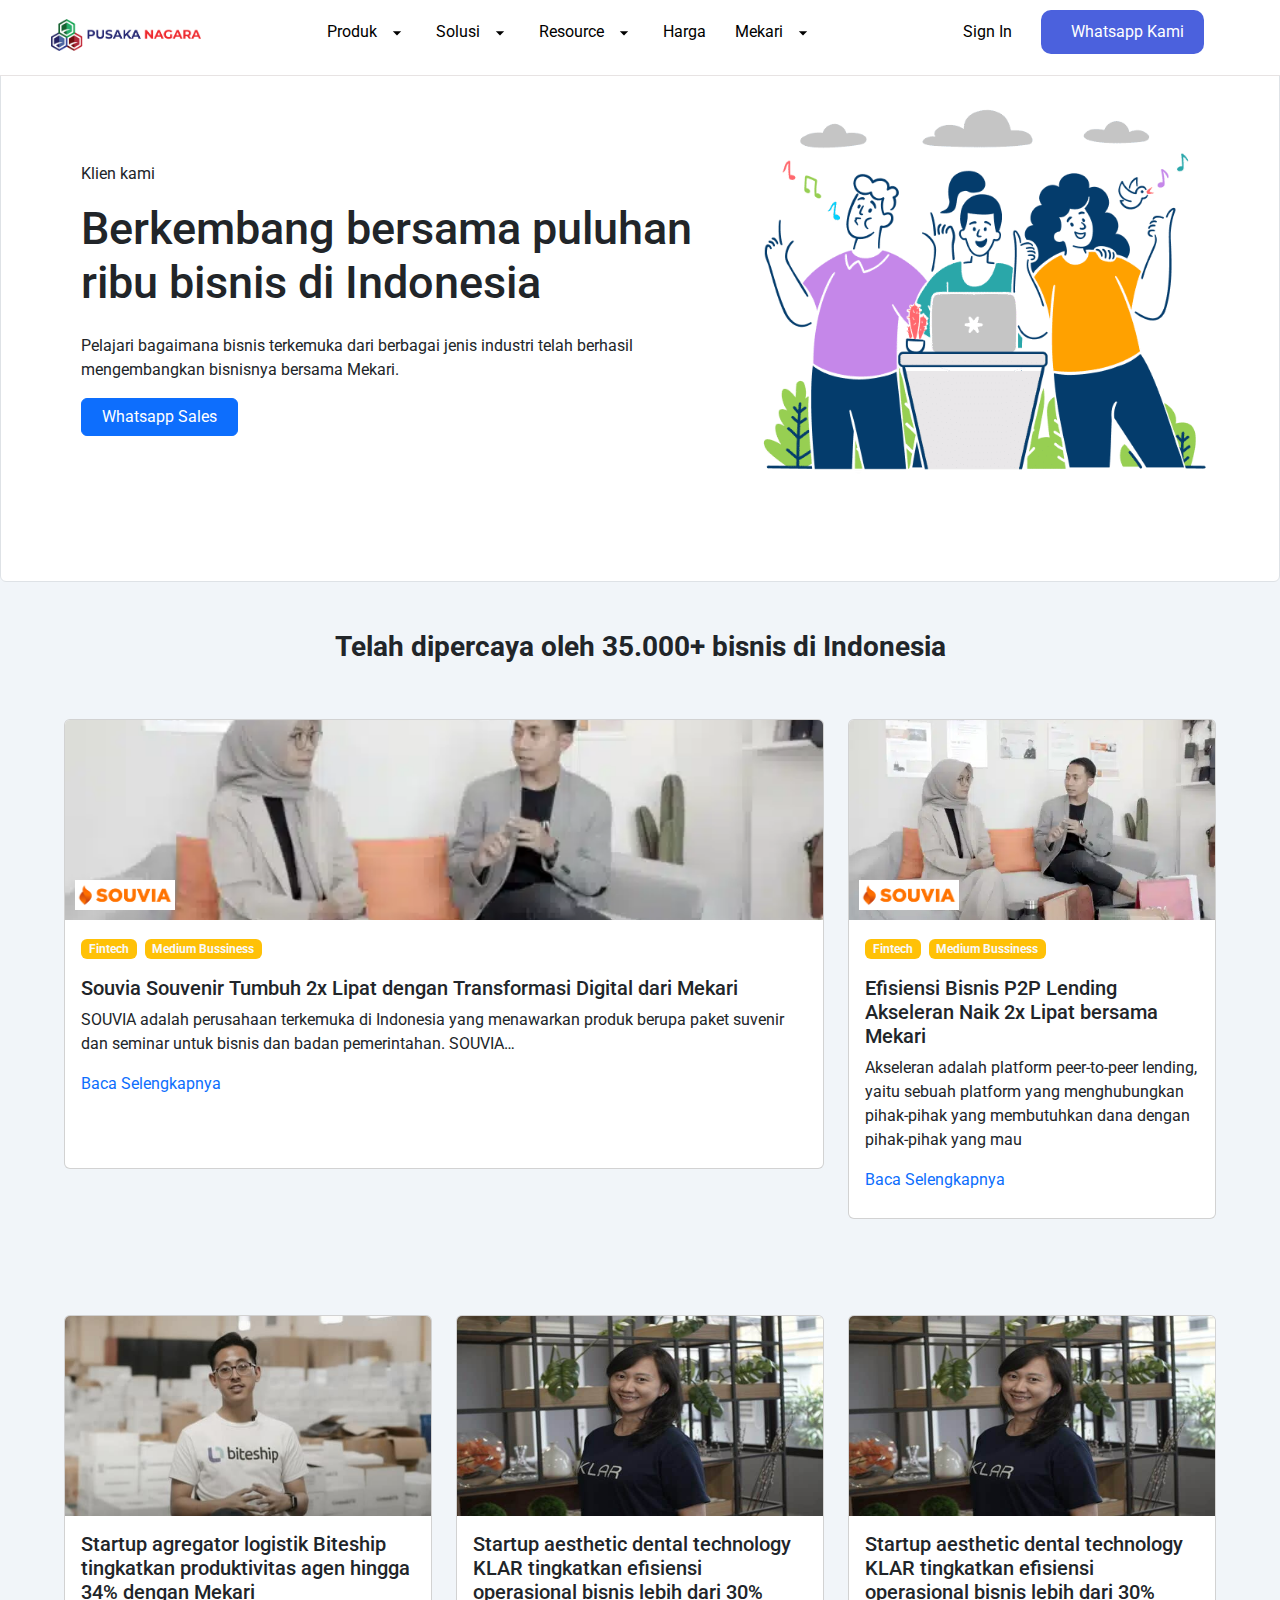
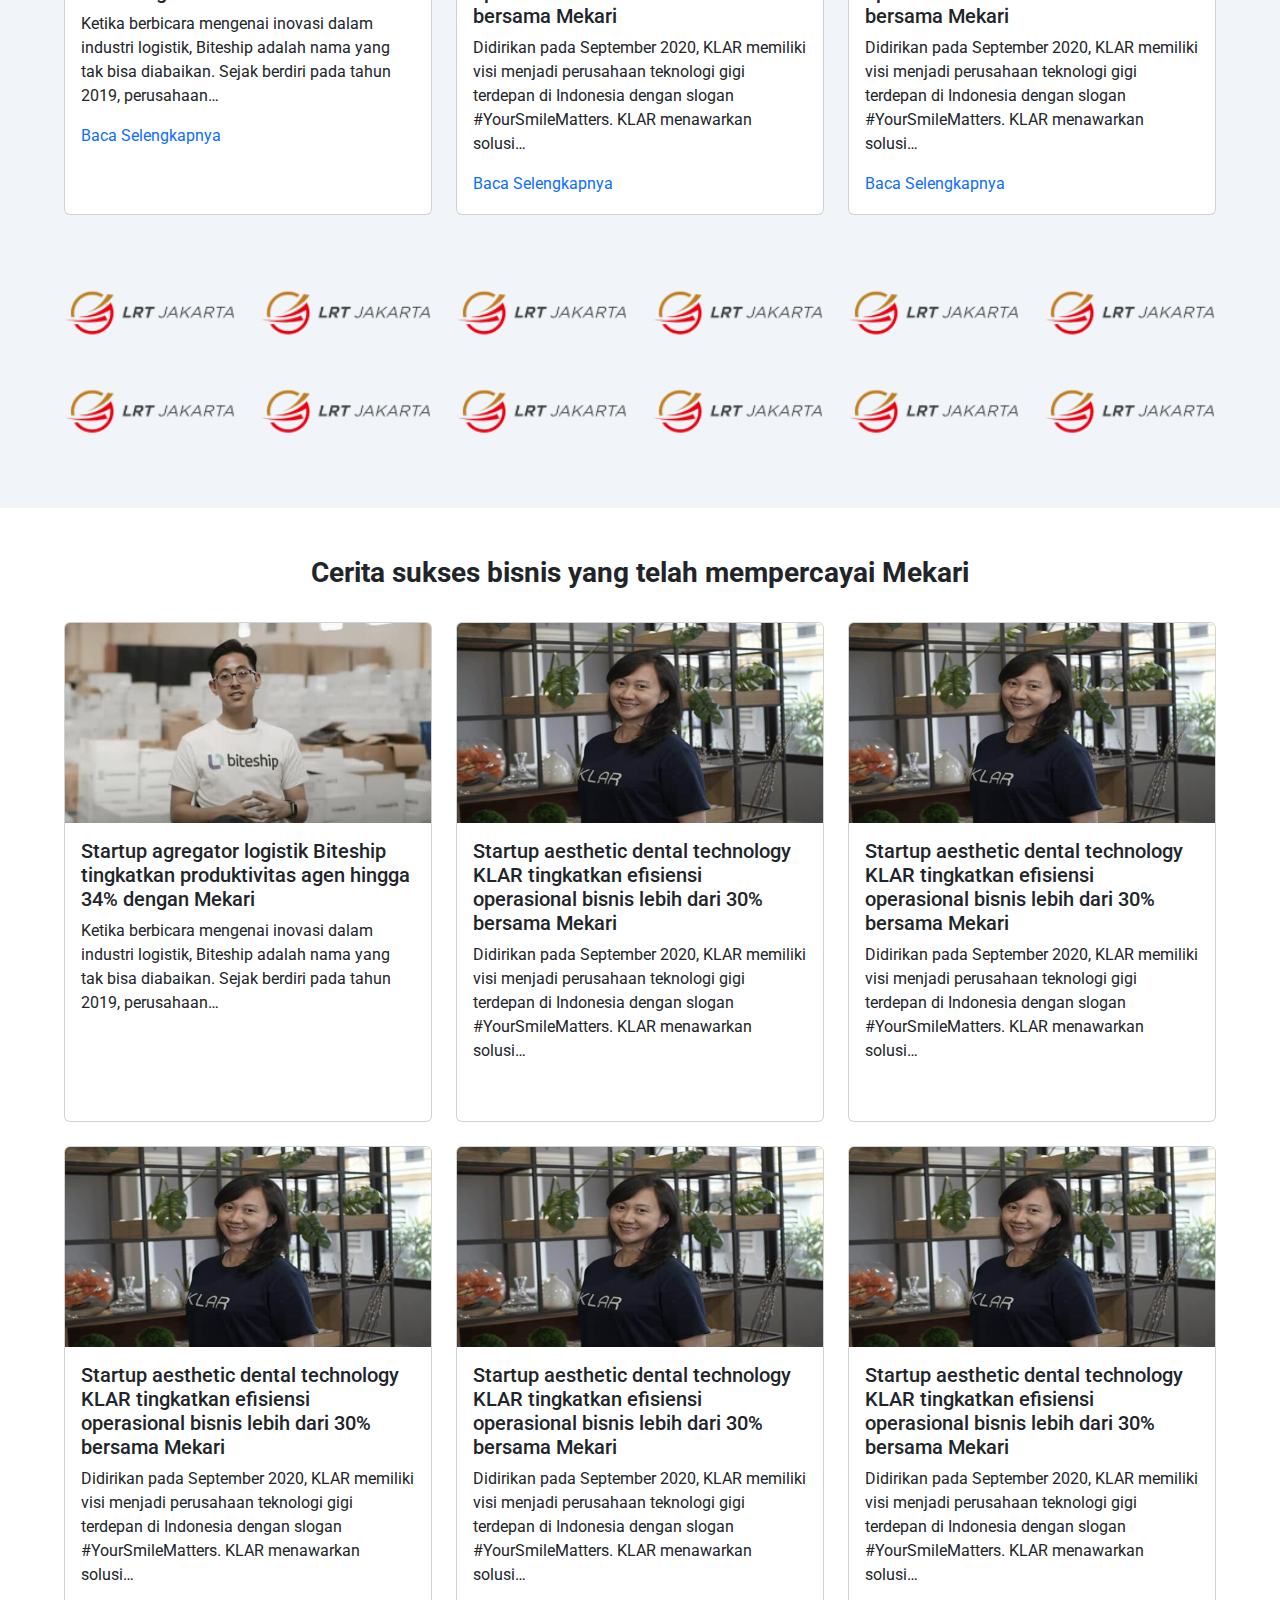
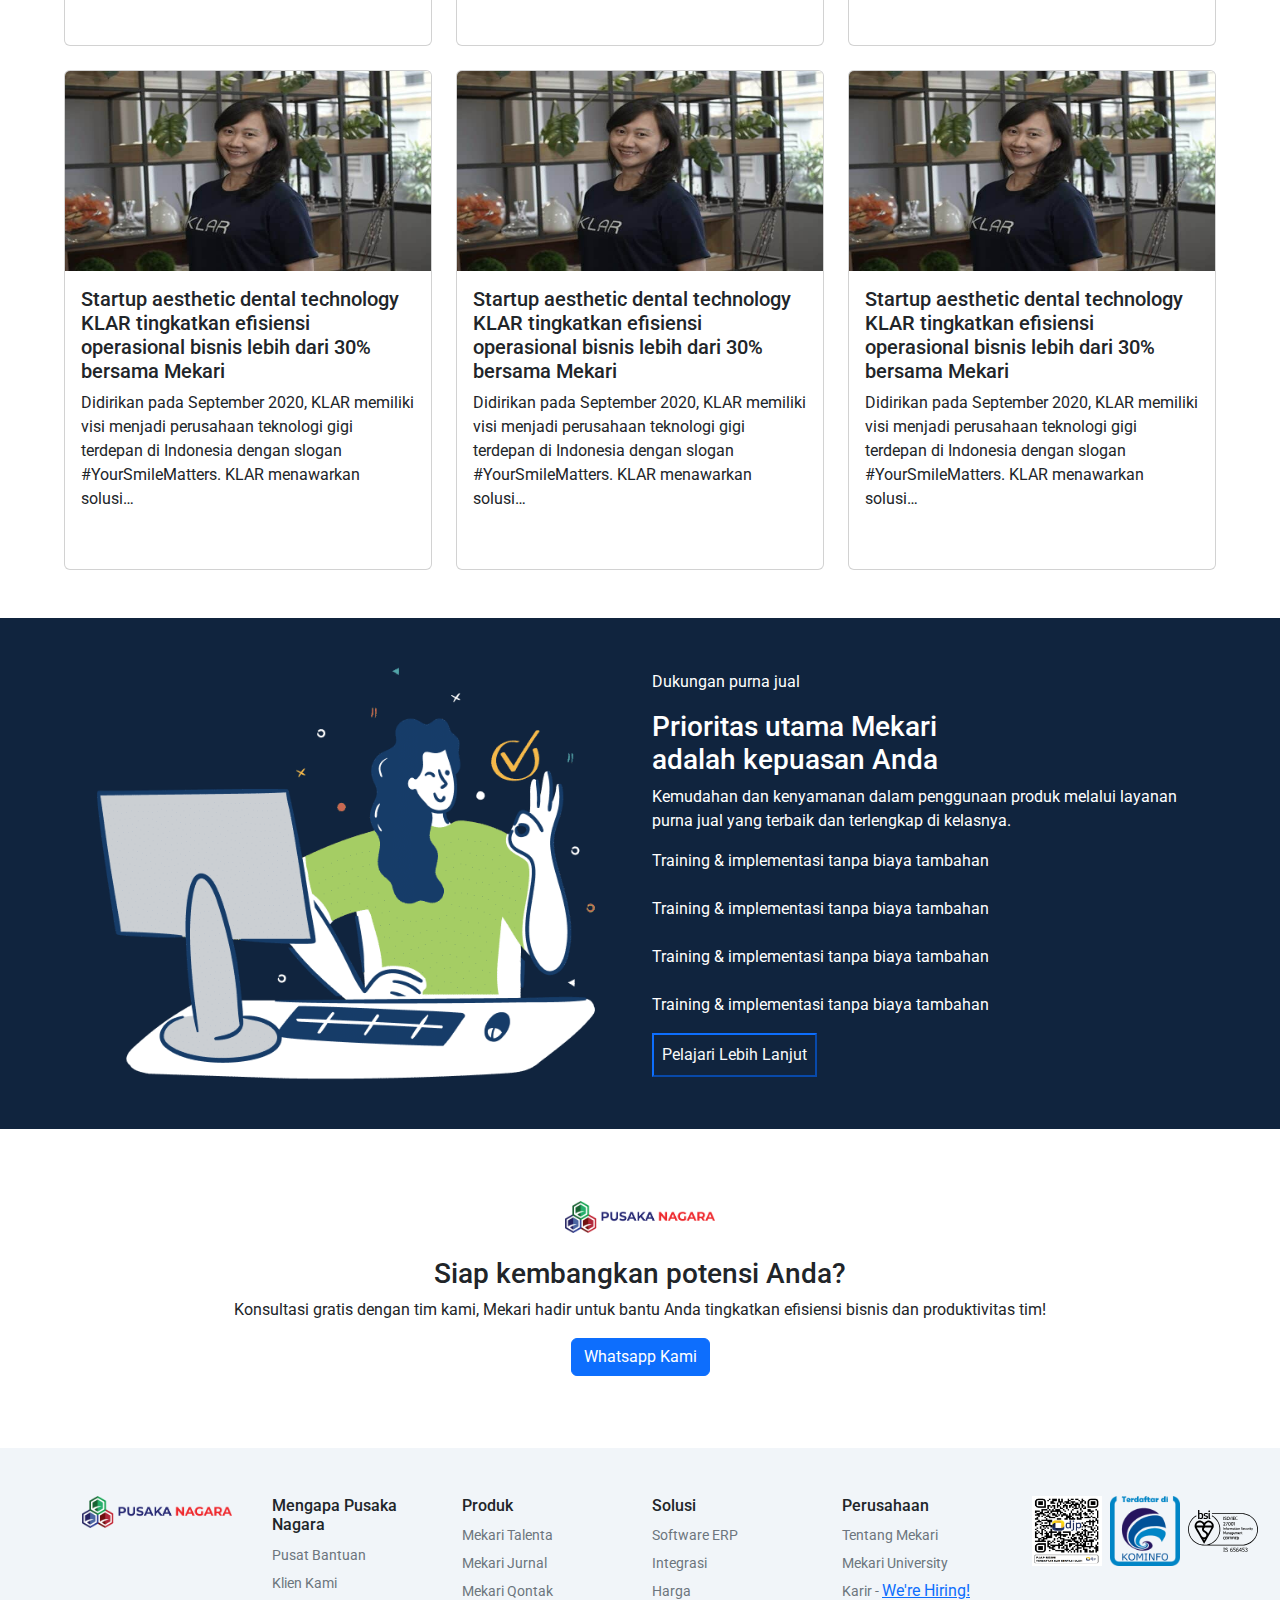
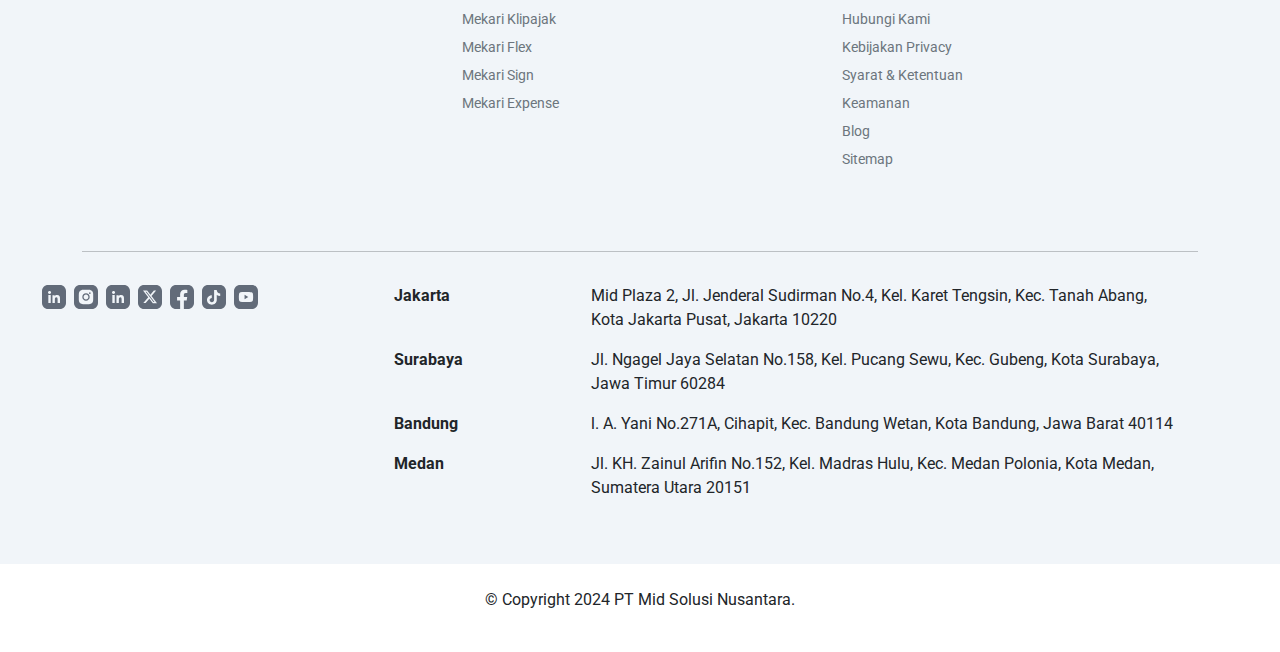
<file: klien_kami.html>
<!doctype html>
<html lang="en">
  <head>
    <meta charset="utf-8">
    <meta name="viewport" content="width=device-width, initial-scale=1">
    <title>Pusaka Nagara</title>
    <link rel="stylesheet" href="style.css">
    <link rel="stylesheet" href="https://cdnjs.cloudflare.com/ajax/libs/font-awesome/6.6.0/css/all.min.css" integrity="sha512-Kc323vGBEqzTmouAECnVceyQqyqdsSiqLQISBL29aUW4U/M7pSPA/gEUZQqv1cwx4OnYxTxve5UMg5GT6L4JJg==" crossorigin="anonymous" referrerpolicy="no-referrer" />
    <link href="https://cdn.jsdelivr.net/npm/bootstrap@5.3.3/dist/css/bootstrap.min.css" rel="stylesheet" integrity="sha384-QWTKZyjpPEjISv5WaRU9OFeRpok6YctnYmDr5pNlyT2bRjXh0JMhjY6hW+ALEwIH" crossorigin="anonymous">
    <link rel="stylesheet" href="https://cdn.jsdelivr.net/npm/swiper@11/swiper-bundle.min.css"/>

<script src="https://cdn.jsdelivr.net/npm/swiper@11/swiper-bundle.min.js"></script>
  </head>
  <style>
   .logo {
    max-height: 56px;
    transition: transform 0.8s ease, opacity 0.8s ease;
    opacity: 1;
    transform: translateY(0); /* Posisi normal */
}

.fall {
    opacity: 0;
    transform: translateY(100%); /* Tenggelam ke bawah */
}

.rise {
    opacity: 0;
    transform: translateY(-100%); /* Muncul dari atas */
}

.visible {
    opacity: 1;
    transform: translateY(0); /* Kembali ke posisi normal dan terlihat */
}

  </style>
  <body>
    
    <header>
      <div class="navbar__sect">
        <div class="logo">
            <a href="index.html"><img src="assets/img/logo.png" alt="" class="small__img__logo"></a>
        </div>

        <div class="navigation__sec">
            <ul>
                <li class="underline product">
                    <a href="produk.html"><span>Produk</span><img src="assets/img/dropdown.svg" alt=""></a>
                    <div class="popup rounded-1">
                        <div class="popup__tabs d-flex flex-column py-4 px-2">
                            <button class="tab active border-0 bg-transparent text-start" data-tab="content1">
                                <h5 class="fs-6">Software Utama</h5>
                                <p class="small__text">Inovasi software-as-a-service Mekari untuk manajemen bisnis</p>
                            </button>
                            <button class="tab border-0 bg-transparent text-start" data-tab="content2">
                                <h5 class="fs-6">Layanan</h5>
                                <p class="small__text">Layanan profesional dari Mekari untuk karyawan & bisnis</p>
                            </button>
                            <button class="tab border-0 bg-transparent text-start" data-tab="content3">
                                <h5 class="fs-6">Software Pendukung</h5>
                                <p class="small__text">Dukungan inovasi ekosistem Mekari untuk akselerasi bisnis</p>
                            </button>
                        </div>
                        <div class="popup__content">
                            <div id="content1" class="tab__content active">
                                <p>Software Utama</p>
                                <ul>
                                    <a href="">
                                      <li>
                                        <div class="card__talent">
                                              <div class="thumb__icn">
                                                <img src="assets/img/apps-Talenta.webp" alt="">
                                            </div>
                                            <div class="card__text">
                                                <h5 class="fw-bold fs-6">Mekari Talenta</h5>
                                                <p class="text-secondary extra__medium__text small__mt">Software HR dan Management Karyawan</p>
                                            </div>
                                        </div>
                                    </li>
                                    </a>
                                    <a href="">
                                      <li>
                                        <div class="card__talent">
                                              <div class="thumb__icn">
                                                <img src="assets/img/apps-qontak-CRM.webp" alt="">
                                            </div>
                                            <div class="card__text">
                                                <h5 class="fw-bold fs-6">Mekari Qontak</h5>
                                                <p class="text-secondary extra__medium__text small__mt">Software CRM & <br> Omnichannel</p>
                                            </div>
                                        </div>
                                    </li>
                                    </a>
                                    <a href="">
                                      <li>
                                        <div class="card__talent">
                                              <div class="thumb__icn">
                                                <img src="assets/img/apps-Jurnal.webp" alt="">
                                            </div>
                                            <div class="card__text">
                                                <h5 class="fw-bold fs-6">Mekari Jurnal</h5>
                                                <p class="text-secondary extra__medium__text small__mt">Software Akuntansi & Supply Chain</p>
                                            </div>
                                        </div>
                                    </li>
                                    </a>
                                    <a href="">
                                      <li>
                                        <div class="card__talent">
                                              <div class="thumb__icn">
                                                <img src="assets/img/apps-klikpajak.webp" alt="">
                                            </div>
                                            <div class="card__text">
                                                <h5 class="fw-bold fs-6">Mekari Klipajak</h5>
                                                <p class="text-secondary extra__medium__text small__mt">Software Manajemen Pajak Karyawan & Bisnis</p>
                                            </div>
                                        </div>
                                    </li>
                                    </a>
                                    <a href="">
                                      <li>
                                        <div class="card__talent">
                                              <div class="thumb__icn">
                                                <img src="assets/img/apps-Flex.png" alt="">
                                            </div>
                                            <div class="card__text">
                                                <h5 class="fw-bold fs-6">Mekari Flex</h5>
                                                <p class="text-secondary extra__medium__text small__mt">Software Management dan dukungan karyawan</p>
                                            </div>
                                        </div>
                                    </li>
                                    </a>
                                    <a href="">
                                      <li>
                                        <div class="card__talent">
                                              <div class="thumb__icn">
                                                <img src="assets/img/apps-expense.webp" alt="">
                                            </div>
                                            <div class="card__text">
                                                <h5 class="fw-bold fs-6">Mekari Expense</h5>
                                                <p class="text-secondary extra__medium__text small__mt">Software manajemen anggaran dan pengeluaran</p>
                                            </div>
                                        </div>
                                    </li>
                                    </a>
                                    <a href="">
                                      <li>
                                        <div class="card__talent">
                                              <div class="thumb__icn">
                                                <img src="assets/img/apps-e-Sign.webp" alt="">
                                            </div>
                                            <div class="card__text">
                                                <h5 class="fw-bold fs-6">Mekari Sign</h5>
                                                <p class="text-secondary extra__medium__text small__mt">Software otoritas & tanda tangan digital</p>
                                            </div>
                                        </div>
                                    </li>
                                    </a>
                                    <a href="">
                                      <li>
                                        <div class="card__talent">
                                              <div class="thumb__icn">
                                                <img src="assets/img/apps-stream.webp" alt="">
                                            </div>
                                            <div class="card__text">
                                                <h5 class="fw-bold fs-6">Mekari Stream</h5>
                                                <p class="text-secondary extra__medium__text small__mt">Software otoritas & tanda tangan digital</p>
                                            </div>
                                        </div>
                                    </li>
                                    </a>
                                    <a href="">
                                      <li>
                                        <div class="card__talent">
                                              <div class="thumb__icn">
                                                <img src="assets/img/apps-mekari-capital.webp" alt="">
                                            </div>
                                            <div class="card__text">
                                                <h5 class="fw-bold fs-6">Mekari Capital</h5>
                                                <p class="text-secondary extra__medium__text small__mt">Software management pembiayaan bisinis</p>
                                            </div>
                                        </div>
                                    </li>
                                    </a>
                                    <a href="">
                                      <li>
                                        <div class="card__talent">
                                              <div class="thumb__icn">
                                                <img src="assets/img/apps-mekari-pay.webp" alt="">
                                            </div>
                                            <div class="card__text">
                                                <h5 class="fw-bold fs-6">Mekari Pay</h5>
                                                <p class="text-secondary extra__medium__text small__mt">Software management transaksi bisnis</p>
                                            </div>
                                        </div>
                                    </li>
                                    </a>
                                </ul>
                            </div>
                            <div id="content2" class="tab__content">
                              <p>Layanan</p>
                                <ul>
                                  <a href="">
                                    <li>
                                      <div class="card__talent">
                                            <div class="thumb__icn">
                                              <img src="assets/img/apps-Talenta.webp" alt="">
                                          </div>
                                          <div class="card__text">
                                              <h5 class="fw-bold fs-6">Mekari Payroll Service</h5>
                                              <p class="text-secondary extra__medium__text small__mt">Layanan pengelolaan database dan management karyawan</p>
                                          </div>
                                      </div>
                                  </li>
                                  </a>
                                  <a href="">
                                    <li>
                                      <div class="card__talent">
                                            <div class="thumb__icn">
                                              <img src="assets/img/apps-university-1.png" alt="">
                                          </div>
                                          <div class="card__text">
                                              <h5 class="fw-bold fs-6">Mekari University</h5>
                                              <p class="text-secondary extra__medium__text small__mt">Layanan Pelatihan Professional Sertifikasi</p>
                                          </div>
                                      </div>
                                  </li>
                                  </a>
                                    
                                </ul>
                            </div>
                            <div id="content3" class="tab__content">
                              <p>Software Pendukung</p>
                                <ul>
                                  <a href="">
                                    <li>
                                      <div class="card__talent">
                                            <div class="thumb__icn">
                                              <img src="assets/img/apps-flow (1).webp" alt="">
                                          </div>
                                          <div class="card__text">
                                              <h5 class="fw-bold fs-6">Mekari Flow</h5>
                                              <p class="text-secondary extra__medium__text small__mt">Software management automasi proses</p>
                                          </div>
                                      </div>
                                  </li>
                                  </a>
                                  <a href="">
                                    <li>
                                      <div class="card__talent">
                                            <div class="thumb__icn">
                                              <img src="assets/img/apps-airene (1).webp" alt="">
                                          </div>
                                          <div class="card__text">
                                              <h5 class="fw-bold fs-6">Mekari Airene</h5>
                                              <p class="text-secondary extra__medium__text small__mt">Software AI untuk berbagai produk mekari</p>
                                          </div>
                                      </div>
                                  </li>
                                  </a>
                                  <a href="">
                                    <li>
                                      <div class="card__talent">
                                            <div class="thumb__icn">
                                              <img src="assets/img/apps-access.webp" alt="">
                                          </div>
                                          <div class="card__text">
                                              <h5 class="fw-bold fs-6">Mekari Access</h5>
                                              <p class="text-secondary extra__medium__text small__mt">Software management aksesibilitas</p>
                                          </div>
                                      </div>
                                  </li>
                                  </a>
                                  <a href="">
                                    <li>
                                      <div class="card__talent">
                                            <div class="thumb__icn">
                                              <img src="assets/img/apps_mekari_officeless.webp" alt="">
                                          </div>
                                          <div class="card__text">
                                              <h5 class="fw-bold fs-6">Mekari Officeless</h5>
                                              <p class="text-secondary extra__medium__text small__mt">Software HR dan Management Karyawan</p>
                                          </div>
                                      </div>
                                  </li>
                                  </a>
                                </ul>
                            </div>
                        </div>
                    </div>
                </li>                
                
                <li class="underline solution">
                    <a href="solusi.html"><span>Solusi</span><img src="assets/img/dropdown.svg" alt=""></a>
                    <div class="popup-solution py-2 bg-white mt-1 rounded-1 z-3 position-absolute">
                        <div class="popup__content">
                            <ul>
                                <li class="solution__li rounded-1 w-100"><a href="#">
                                    <div class="solusi__item px-1 pt-4 d-flex align-items-start">
                                        <div class="img__thumb mx-2">
                                            <img src="assets/img/ich-solution-business.svg" alt="">
                                        </div>
                                        <div class="solusi__teks">
                                            <h5 class="fw-bold fs-6">Bussiness Growth</h5>
                                            <p style="margin-top: -5px;">Solusi bisnis berkembang dan berekpansi</p>
                                        </div>
                                    </div>
                                </a></li>
                                <li class="solution__li rounded-1 w-100"><a href="#">
                                    <div class="solusi__item px-1 pt-4 d-flex align-items-start">
                                        <div class="img__thumb mx-2">
                                            <img src="assets/img/ich-solution-professional (1).svg" alt="">
                                        </div>
                                        <div class="solusi__teks">
                                            <h5 class="fw-bold fs-6">Professional Growth</h5>
                                            <p style="margin-top: -5px;">Solusi Praktis untuk berkontribusi lebih baik</p>
                                        </div>
                                    </div>
                                </a></li>
                            </ul>
                        </div>
                    </div>
                </li>
                
                <li class="underline resource">
                    <a href="resources.html"><span>Resource</span><img src="assets/img/dropdown.svg" alt=""></a>
                    <div class="popup-resource position-absolute bg-white rounded-2 mt-1">
                        <div class="popup__tabs  d-flex flex-column py-4 px-2">
                            <div class="tab active" data-tab="resource1">
                              <h3 class="fw-bold fs-6">Panduan & Literasi</h3>
                                <p style="margin-top: -5px; font-size: 14px;">Berbagai wawasan untuk segala kebutuhan anda</p>
                            </div>
                            <div class="tab" data-tab="resource2">
                              <h6 class="fw-bold fs-6">Kolaborasi</h6>
                              <p style="margin-top: -5px; font-size: 14px;">Buka peluang untuk tumbuh dengan berbagai program kreatif kami</p>
                            </div>
                            <div class="tab" data-tab="resource3">
                              <h6 class="fw-bold fs-6">Partner Komersial</h6>
                              <p style="margin-top: -5px; font-size: 14px;">Sinergikan bisnis anda dengan sousi dan layanan kami</p>
                            </div>
                            <div class="tab" data-tab="resource4">
                              <h6 class="fw-bold fs-6">Program & Promosi</h6>
                              <p style="margin-top: -5px; font-size: 14px;">Kolaborasi mekari dan partner untuk kembangkan bisnis anda</p>
                            </div>
                        </div>
                        <div class="popup__content p-4">
                            <div id="resource1" class="tab__content active">
                              <p>Panduan & literasi</p>
                              
                              <div class="solution_wrapper d-flex flex-wrap">
                                <div class="solution__items">
                                  <a href="blog.html">
                                    <div class="items__sl d-flex align-items-center" style="width:250px;">
                                      <div class="images_sl ">
                                        <img src="assets/img/ich-solution-business.svg" alt="">
                                      </div>
                                      <div class="text_sl">
                                        <p class="mt-4 mx-1">Blog</p>
                                      </div>
                                    </div>
                                  </a>
                                </div>
                                <div class="solution__items">
                                  <a href="customer__service.html">
                                    <div class="items__sl d-flex align-items-center" style="width:250px;">
                                      <div class="images_sl ">
                                        <img src="assets/img/ich-help-centre.svg" alt="">
                                      </div>
                                      <div class="text_sl">
                                        <p class="mt-4 mx-1">Pusat Bantuan</p>
                                      </div>
                                    </div>
                                  </a>
                                </div>
                                <div class="solution__items">
                                  <a href="klien_kami.html">
                                    <div class="items__sl d-flex align-items-center" style="width:250px;">
                                      <div class="images_sl ">
                                        <img src="assets/img/ich-mengapa-mekari.svg" alt="">
                                      </div>
                                      <div class="text_sl">
                                        <p class="mt-4 mx-1">Study Kasus</p>
                                      </div>
                                    </div>
                                  </a>
                                </div>
                              </div>
                            </div>
                            <div id="resource2" class="tab__content">
                                <p>Kolaborasi</p>
                                <div class="solution_wrapper d-flex flex-wrap">
                                  <div class="solution__items">
                                    <a href="">
                                      <div class="items__sl d-flex align-items-center" style="width:250px;">
                                        <div class="images_sl ">
                                          <img src="assets/img/ich-news.svg" alt="">
                                        </div>
                                        <div class="text_sl">
                                          <p class="mt-4 mx-1">News & PR</p>
                                        </div>
                                      </div>
                                    </a>
                                  </div>
                                  <div class="solution__items">
                                    <a href="customer__service.html">
                                      <div class="items__sl d-flex align-items-center" style="width:250px;">
                                        <div class="images_sl ">
                                          <img src="assets/img/ich-events.svg" alt="">
                                        </div>
                                        <div class="text_sl">
                                          <p class="mt-4 mx-1">Mekari Event</p>
                                        </div>
                                      </div>
                                    </a>
                                  </div>
                                  <div class="solution__items">
                                    <a href="klien_kami.html">
                                      <div class="items__sl d-flex align-items-center" style="width:250px;">
                                        <div class="images_sl ">
                                          <img src="assets/img/ic-h-file-audio.svg" alt="">
                                        </div>
                                        <div class="text_sl">
                                          <p class="mt-4 mx-1">Mekari Podcast</p>
                                        </div>
                                      </div>
                                    </a>
                                  </div>
                                  <div class="solution__items">
                                    <a href="klien_kami.html">
                                      <div class="items__sl d-flex align-items-center" style="width:250px;">
                                        <div class="images_sl ">
                                          <img src="assets/img/ich-community.svg" alt="">
                                        </div>
                                        <div class="text_sl">
                                          <p class="mt-4 mx-1">Mekari Community</p>
                                        </div>
                                      </div>
                                    </a>
                                  </div>
                                </div>
                            </div>
                            <div id="resource3" class="tab__content">
                                <p>Partner Komersial</p>
                                <div class="solution_wrapper d-flex flex-wrap">
                                  <div class="solution__items">
                                    <a href="">
                                      <div class="items__sl d-flex align-items-center" style="width:250px;">
                                        <div class="images_sl ">
                                          <img src="assets/img/ich-solution-business.svg" alt="">
                                        </div>
                                        <div class="text_sl">
                                          <p class="mt-4 mx-1">Program Referal</p>
                                        </div>
                                      </div>
                                    </a>
                                  </div>
                                  <div class="solution__items">
                                    <a href="program_interior.html">
                                      <div class="items__sl d-flex align-items-center" style="width:250px;">
                                        <div class="images_sl ">
                                          <img src="assets/img/ich-solution-business.svg" alt="">
                                        </div>
                                        <div class="text_sl">
                                          <p class="mt-4 mx-1">Program Sistem Integrator</p>
                                        </div>
                                      </div>
                                    </a>
                                  </div>
                                  <div class="solution__items">
                                    <a href="klien_kami.html">
                                      <div class="items__sl d-flex align-items-center" style="width:250px;">
                                        <div class="images_sl ">
                                          <img src="assets/img/ich-solution-business.svg" alt="">
                                        </div>
                                        <div class="text_sl">
                                          <p class="mt-4 mx-1">Program Reseller</p>
                                        </div>
                                      </div>
                                    </a>
                                  </div>
                                </div>
                            </div>
                            <div id="resource4" class="tab__content">
                                <p>Program dan Promosi</p>
                                <div class="solution_wrapper d-flex flex-wrap">
                                  <div class="solution__items">
                                    <a href="">
                                      <div class="items__sl d-flex align-items-center" style="width:250px;">
                                        <div class="text_sl">
                                          <h6 class="mt-4 fw-bold">HSBC</h6>
                                          <p style="margin-top: -5px;">Kolaborasi mekari X HSBC untuk akselrasikan bisnis anda</p>
                                        </div>
                                      </div>
                                    </a>
                                  </div>
                                  <div class="solution__items">
                                    <a href="">
                                      <div class="items__sl d-flex align-items-center" style="width:250px;">
                                        <div class="text_sl">
                                          <h6 class="mt-4 fw-bold">HSBC</h6>
                                          <p style="margin-top: -5px;">Kolaborasi mekari X HSBC untuk akselrasikan bisnis anda</p>
                                        </div>
                                      </div>
                                    </a>
                                  </div>
                                  <div class="solution__items">
                                    <a href="">
                                      <div class="items__sl d-flex align-items-center" style="width:250px;">
                                        <div class="text_sl">
                                          <h6 class="mt-4 fw-bold">HSBC</h6>
                                          <p style="margin-top: -5px;">Kolaborasi mekari X HSBC untuk akselrasikan bisnis anda</p>
                                        </div>
                                      </div>
                                    </a>
                                  </div>
                                  <div class="solution__items">
                                    <a href="">
                                      <div class="items__sl d-flex align-items-center" style="width:250px;">
                                        <div class="text_sl">
                                          <h6 class="mt-4 fw-bold">HSBC</h6>
                                          <p style="margin-top: -5px;">Kolaborasi mekari X HSBC untuk akselrasikan bisnis anda</p>
                                        </div>
                                      </div>
                                    </a>
                                  </div>
                                  <div class="solution__items">
                                    <a href="">
                                      <div class="items__sl d-flex align-items-center" style="width:250px;">
                                        <div class="text_sl">
                                          <h6 class="mt-4 fw-bold">HSBC</h6>
                                          <p style="margin-top: -5px;">Kolaborasi mekari X HSBC untuk akselrasikan bisnis anda</p>
                                        </div>
                                      </div>
                                    </a>
                                  </div>
                                </div>
                            </div>
                        </div>
                    </div>
                </li>
                
                <li class="underline"><a href="">Harga</a></li>
                <li class="underline mekari">
                    <a href="tentang.html"><span>Mekari</span><img src="assets/img/dropdown.svg" alt=""></a>
                    <div class="popup-mekari bg-white p-2 position-absolute mt-1 box__shadow rounded-2">
                        <div class="popup__content">
                            <p>Tentang Mekari</p>
                            <ul>
                              <li><a href="carrers.html">
                                  <div class="solusi__item d-flex">
                                      <div class="img__thumb mx-2">
                                          <img src="assets/img/ich-solution-business.svg" alt="">
                                      </div>
                                      <div class="solusi__teks">
                                          <h3 class="fw-bold fs-6">Karir</h3>
                                          <p class="small__text" style="margin-top: -10px;">Solusi bisnis berkembang dan berekpansi</p>
                                      </div>
                                  </div>
                              </a></li>
                              <li><a href="#">
                                  <div class="solusi__item d-flex">
                                      <div class="img__thumb mx-2">
                                          <img src="assets/img/ich-solution-business.svg" alt="">
                                      </div>
                                      <div class="solusi__teks">
                                          <h3 class="fs-6 fw-bold">Mengapa Mekari</h3>
                                          <p class="small__text" style="margin-top: -10px;">Solusi bisnis berkembang dan berekpansi</p>
                                      </div>
                                  </div>
                              </a></li>
                          </ul>
                        </div>
                    </div>
                </li>
                
            </ul>
        </div>

        <div class="sci__sec">
            <ul>
                <li class="underline"><a href="login.html" target="_blank">Sign In</a></li>
                <li><button><i class="fab fa-whatsapp"></i><span>Whatsapp Kami</span></button></li>
            </ul>
        </div>
        <div class="burger__menu">
          <div class="bars"></div>
          <div class="bars"></div>
          <div class="bars"></div>
        </div>
    </div>

    

  </header>

  <div class="sidebar__menu">
    <div class="accordion" id="accordionExample">
      <div class="accordion-item">
        <h2 class="accordion-header">
          <button class="accordion-button" type="button" data-bs-toggle="collapse" data-bs-target="#collapseOne" aria-expanded="true" aria-controls="collapseOne">
            Produk Mekari
          </button>
        </h2>
        <div id="collapseOne" class="accordion-collapse collapse show" data-bs-parent="#accordionExample">
          <div class="accordion-body">
            
          </div>
        </div>
      </div>
      <div class="accordion-item">
        <h2 class="accordion-header">
          <button class="accordion-button collapsed" type="button" data-bs-toggle="collapse" data-bs-target="#collapseTwo" aria-expanded="false" aria-controls="collapseTwo">
            Solusi
          </button>
        </h2>
        <div id="collapseTwo" class="accordion-collapse collapse" data-bs-parent="#accordionExample">
          <div class="accordion-body">
            <strong>This is the second item's accordion body.</strong> It is hidden by default, until the collapse plugin adds the appropriate classes that we use to style each element. These classes control the overall appearance, as well as the showing and hiding via CSS transitions. You can modify any of this with custom CSS or overriding our default variables. It's also worth noting that just about any HTML can go within the <code>.accordion-body</code>, though the transition does limit overflow.
          </div>
        </div>
      </div>
      <div class="accordion-item">
        <h2 class="accordion-header">
          <button class="accordion-button collapsed" type="button" data-bs-toggle="collapse" data-bs-target="#collapseThree" aria-expanded="false" aria-controls="collapseThree">
            Resource
          </button>
        </h2>
        <div id="collapseThree" class="accordion-collapse collapse" data-bs-parent="#accordionExample">
          <div class="accordion-body">
            <strong>This is the third item's accordion body.</strong> It is hidden by default, until the collapse plugin adds the appropriate classes that we use to style each element. These classes control the overall appearance, as well as the showing and hiding via CSS transitions. You can modify any of this with custom CSS or overriding our default variables. It's also worth noting that just about any HTML can go within the <code>.accordion-body</code>, though the transition does limit overflow.
          </div>
        </div>
      </div>
      <div class="accordion-item">
        <h2 class="accordion-header">
          <button class="accordion-button collapsed" type="button" data-bs-toggle="collapse" data-bs-target="#collapseFour" aria-expanded="false" aria-controls="collapseThree">
            Harga
          </button>
        </h2>
        <div id="collapseFour" class="accordion-collapse collapse" data-bs-parent="#accordionExample">
          <div class="accordion-body">
            <strong>This is the third item's accordion body.</strong> It is hidden by default, until the collapse plugin adds the appropriate classes that we use to style each element. These classes control the overall appearance, as well as the showing and hiding via CSS transitions. You can modify any of this with custom CSS or overriding our default variables. It's also worth noting that just about any HTML can go within the <code>.accordion-body</code>, though the transition does limit overflow.
          </div>
        </div>
      </div>
    </div>
  </div>


  
  
  
  

    <main>
        <section class="masthead__product_2">
            <div class="masthead_wrap custom">
                <div class="container__product2 w-100">
                    <div class="card border w-100 py-5">
                        <div class="row custom_container my-5">
                            <div class="col-md-7 col-sm-12">
                                <div class="card-body p-3 d-flex  justify-content-center flex-column h-100">
                                    <p class="card-text my-3">Klien kami</p>
                                    <h3 class="card-title">Berkembang bersama puluhan ribu bisnis di Indonesia</h3>
                                    <p class="mt-3">Pelajari bagaimana bisnis terkemuka dari berbagai jenis industri telah berhasil mengembangkan bisnisnya bersama Mekari.
    
                                    </p>
                                    <div class="product__hero__btn col-sm-12">
                                        <button class="btn btn-primary w-sm-100"><a href="" class="text-white text-decoration-none"><i class="fab fa-whatsapp"></i><span class="mx-2">Whatsapp Sales</span></a></button>
                                    </div>
                                </div>
                            </div>
                            <div class="col-md-5">
                                <img src="assets/img/Mekari-klien-kami-hero.webp" class="card-img" alt="Gambar Card">
                            </div>
                        </div>
                    </div>
                </div>
            </div>
        </section>

        <section class="post_pages py-5">
            <div class="custom_container">
                <div class="post__pages__title text-center">
                    <h3 class="fw-bold">Telah dipercaya oleh 35.000+ bisnis di Indonesia</h3>
                </div>
    
                <div class="post__items py-5">
                    <div class="row">
                        <div class="col-md-8">
                            <div class="card">
                                <div class="post__images position-relative">
                                    <img src="assets/img/souvia-8-min-600x390.webp" class="card-img-top" alt="...">
                                    <img src="assets/img/Logo-SOUVIA-New.webp" alt="" class="position-absolute img_thumb bg-white">
                                </div>
                                <div class="card-body">
                                  <ul class="d-flex list-unstyled">
                                    <li><span class="badge text-bg-warning text-light">Fintech</span></li>
                                    <li><span class="badge text-bg-warning text-light mx-2">Medium Bussiness</span></li>
                                  </ul>
                                  <h5 class="card-title">Souvia Souvenir Tumbuh 2x Lipat dengan Transformasi Digital dari Mekari</h5>
                                  <p class="card-text">SOUVIA adalah perusahaan terkemuka di Indonesia yang menawarkan produk berupa paket suvenir dan seminar untuk bisnis dan badan pemerintahan. SOUVIA…</p>
                                  <a href="#" class="text-decoration-none">Baca Selengkapnya</a>
                                </div>
                              </div>
                        </div>
                        <div class="col-md-4">
                            <div class="card" style="min-height: 500px;">
                                <div class="post__images position-relative">
                                    <img src="assets/img/Logo-SOUVIA-New.webp" alt="" class="position-absolute img_thumb bg-white">
                                    <img src="assets/img/souvia-8-min-600x390.webp" class="card-img-top" alt="...">
                                </div>
                                <div class="card-body">
                                  <ul class="d-flex list-unstyled">
                                    <li><span class="badge text-bg-warning text-light">Fintech</span></li>
                                    <li><span class="badge text-bg-warning text-light mx-2">Medium Bussiness</span></li>
                                  </ul>
                                  <h5 class="card-title">Efisiensi Bisnis P2P Lending Akseleran Naik 2x Lipat bersama Mekari</h5>
                                  <p class="card-text">Akseleran adalah platform peer-to-peer lending, yaitu sebuah platform yang menghubungkan pihak-pihak yang membutuhkan dana dengan pihak-pihak yang mau</p>
                                  <a href="#" class="text-decoration-none">Baca Selengkapnya</a>
                                </div>
                              </div>
                        </div>
                    </div>
                </div>
            </div>
        </section>

        <section class="client__collection">
            <div class="custom_container">
                <div class="row">
                    <div class="col-md-4">
                        <div class="card">
                            <img src="assets/img/biteship-2-1-600x321.jpg" class="card-img-top" alt="...">
                            <div class="card-body">
                              <h5 class="card-title"><a href="" class="text-decoration-none text-dark">Startup agregator logistik Biteship tingkatkan produktivitas agen hingga 34% dengan Mekari</a></h5>
                              <p class="card-text">Ketika berbicara mengenai inovasi dalam industri logistik, Biteship adalah nama yang tak bisa diabaikan. Sejak berdiri pada tahun 2019, perusahaan…</p>
                              <a href="#" class="text-decoration-none">Baca Selengkapnya</a>
                            </div>
                          </div>
                    </div>
                    <div class="col-md-4">
                        <div class="card">
                            <img src="assets/img/DSC03513-600x400.jpeg" class="card-img-top" alt="...">
                            <div class="card-body">
                              <h5 class="card-title"><a href="" class="text-decoration-none text-dark">Startup aesthetic dental technology KLAR tingkatkan efisiensi operasional bisnis lebih dari 30% bersama Mekari</a></h5>
                              <p class="card-text">Didirikan pada September 2020, KLAR memiliki visi menjadi perusahaan teknologi gigi terdepan di Indonesia dengan slogan #YourSmileMatters. KLAR menawarkan solusi…</p>
                              <a href="#" class="text-decoration-none">Baca Selengkapnya</a>
                            </div>
                          </div>
                    </div>
                    <div class="col-md-4">
                        <div class="card">
                            <img src="assets/img/DSC03513-600x400.jpeg" class="card-img-top" alt="...">
                            <div class="card-body">
                              <h5 class="card-title"><a href="" class="text-decoration-none text-dark">Startup aesthetic dental technology KLAR tingkatkan efisiensi operasional bisnis lebih dari 30% bersama Mekari</a></h5>
                              <p class="card-text">Didirikan pada September 2020, KLAR memiliki visi menjadi perusahaan teknologi gigi terdepan di Indonesia dengan slogan #YourSmileMatters. KLAR menawarkan solusi…</p>
                              <a href="#" class="text-decoration-none">Baca Selengkapnya</a>
                            </div>
                          </div>
                    </div>
                    
                </div>
            </div>
        </section>

        <section class="logo__clients py-5">
            <div class="custom_container">
              <div class="row">
                <div class="col-md-2">
                  <div class="card bg-transparent border-0">
                    <img src="assets/img/LRT-1.webp" alt="">
                  </div>
                </div>
                <div class="col-md-2">
                  <div class="card bg-transparent border-0">
                    <img src="assets/img/LRT-1.webp" alt="">
                  </div>
                </div>
                <div class="col-md-2">
                  <div class="card bg-transparent border-0">
                    <img src="assets/img/LRT-1.webp" alt="">
                  </div>
                </div>
                <div class="col-md-2">
                  <div class="card bg-transparent border-0">
                    <img src="assets/img/LRT-1.webp" alt="">
                  </div>
                </div>
                <div class="col-md-2">
                  <div class="card bg-transparent border-0">
                    <img src="assets/img/LRT-1.webp" alt="">
                  </div>
                </div>
                <div class="col-md-2">
                  <div class="card bg-transparent border-0">
                    <img src="assets/img/LRT-1.webp" alt="">
                  </div>
                </div>
                <div class="col-md-2">
                  <div class="card bg-transparent border-0">
                    <img src="assets/img/LRT-1.webp" alt="">
                  </div>
                </div>
                <div class="col-md-2">
                  <div class="card bg-transparent border-0">
                    <img src="assets/img/LRT-1.webp" alt="">
                  </div>
                </div>
                <div class="col-md-2">
                  <div class="card bg-transparent border-0">
                    <img src="assets/img/LRT-1.webp" alt="">
                  </div>
                </div>
                <div class="col-md-2">
                  <div class="card bg-transparent border-0">
                    <img src="assets/img/LRT-1.webp" alt="">
                  </div>
                </div>
                <div class="col-md-2">
                  <div class="card bg-transparent border-0">
                    <img src="assets/img/LRT-1.webp" alt="">
                  </div>
                </div>
                <div class="col-md-2">
                  <div class="card bg-transparent border-0">
                    <img src="assets/img/LRT-1.webp" alt="">
                  </div>
                </div>
              </div>
            </div>
        </section>
        
        
        <section class="bussiness py-5 bg-white">
          <div class="custom_container">
            <h3 class="text-center fw-bold pb-4">Cerita sukses bisnis yang telah mempercayai Mekari</h3>
            <div class="row row-gap-4">
              <div class="col-md-4">
                  <div class="card">
                      <img src="assets/img/biteship-2-1-600x321.jpg" class="card-img-top" alt="...">
                      <div class="card-body">
                        <h5 class="card-title"><a href="" class="text-decoration-none text-dark">Startup agregator logistik Biteship tingkatkan produktivitas agen hingga 34% dengan Mekari</a></h5>
                        <p class="card-text">Ketika berbicara mengenai inovasi dalam industri logistik, Biteship adalah nama yang tak bisa diabaikan. Sejak berdiri pada tahun 2019, perusahaan…</p>
                      </div>
                    </div>
              </div>
              <div class="col-md-4">
                  <div class="card">
                      <img src="assets/img/DSC03513-600x400.jpeg" class="card-img-top" alt="...">
                      <div class="card-body">
                        <h5 class="card-title"><a href="" class="text-decoration-none text-dark">Startup aesthetic dental technology KLAR tingkatkan efisiensi operasional bisnis lebih dari 30% bersama Mekari</a></h5>
                        <p class="card-text">Didirikan pada September 2020, KLAR memiliki visi menjadi perusahaan teknologi gigi terdepan di Indonesia dengan slogan #YourSmileMatters. KLAR menawarkan solusi…</p>
                      </div>
                    </div>
              </div>
              <div class="col-md-4">
                  <div class="card">
                      <img src="assets/img/DSC03513-600x400.jpeg" class="card-img-top" alt="...">
                      <div class="card-body">
                        <h5 class="card-title"><a href="" class="text-decoration-none text-dark">Startup aesthetic dental technology KLAR tingkatkan efisiensi operasional bisnis lebih dari 30% bersama Mekari</a></h5>
                        <p class="card-text">Didirikan pada September 2020, KLAR memiliki visi menjadi perusahaan teknologi gigi terdepan di Indonesia dengan slogan #YourSmileMatters. KLAR menawarkan solusi…</p>
                      </div>
                    </div>
              </div>
              <div class="col-md-4">
                  <div class="card">
                      <img src="assets/img/DSC03513-600x400.jpeg" class="card-img-top" alt="...">
                      <div class="card-body">
                        <h5 class="card-title"><a href="" class="text-decoration-none text-dark">Startup aesthetic dental technology KLAR tingkatkan efisiensi operasional bisnis lebih dari 30% bersama Mekari</a></h5>
                        <p class="card-text">Didirikan pada September 2020, KLAR memiliki visi menjadi perusahaan teknologi gigi terdepan di Indonesia dengan slogan #YourSmileMatters. KLAR menawarkan solusi…</p>
                      </div>
                    </div>
              </div>
              <div class="col-md-4">
                  <div class="card">
                      <img src="assets/img/DSC03513-600x400.jpeg" class="card-img-top" alt="...">
                      <div class="card-body">
                        <h5 class="card-title"><a href="" class="text-decoration-none text-dark">Startup aesthetic dental technology KLAR tingkatkan efisiensi operasional bisnis lebih dari 30% bersama Mekari</a></h5>
                        <p class="card-text">Didirikan pada September 2020, KLAR memiliki visi menjadi perusahaan teknologi gigi terdepan di Indonesia dengan slogan #YourSmileMatters. KLAR menawarkan solusi…</p>
                      </div>
                    </div>
              </div>
              <div class="col-md-4">
                  <div class="card">
                      <img src="assets/img/DSC03513-600x400.jpeg" class="card-img-top" alt="...">
                      <div class="card-body">
                        <h5 class="card-title"><a href="" class="text-decoration-none text-dark">Startup aesthetic dental technology KLAR tingkatkan efisiensi operasional bisnis lebih dari 30% bersama Mekari</a></h5>
                        <p class="card-text">Didirikan pada September 2020, KLAR memiliki visi menjadi perusahaan teknologi gigi terdepan di Indonesia dengan slogan #YourSmileMatters. KLAR menawarkan solusi…</p>
                      </div>
                    </div>
              </div>
              <div class="col-md-4">
                  <div class="card">
                      <img src="assets/img/DSC03513-600x400.jpeg" class="card-img-top" alt="...">
                      <div class="card-body">
                        <h5 class="card-title"><a href="" class="text-decoration-none text-dark">Startup aesthetic dental technology KLAR tingkatkan efisiensi operasional bisnis lebih dari 30% bersama Mekari</a></h5>
                        <p class="card-text">Didirikan pada September 2020, KLAR memiliki visi menjadi perusahaan teknologi gigi terdepan di Indonesia dengan slogan #YourSmileMatters. KLAR menawarkan solusi…</p>
                      </div>
                    </div>
              </div>
              <div class="col-md-4">
                  <div class="card">
                      <img src="assets/img/DSC03513-600x400.jpeg" class="card-img-top" alt="...">
                      <div class="card-body">
                        <h5 class="card-title"><a href="" class="text-decoration-none text-dark">Startup aesthetic dental technology KLAR tingkatkan efisiensi operasional bisnis lebih dari 30% bersama Mekari</a></h5>
                        <p class="card-text">Didirikan pada September 2020, KLAR memiliki visi menjadi perusahaan teknologi gigi terdepan di Indonesia dengan slogan #YourSmileMatters. KLAR menawarkan solusi…</p>
                      </div>
                    </div>
              </div>
              <div class="col-md-4">
                  <div class="card">
                      <img src="assets/img/DSC03513-600x400.jpeg" class="card-img-top" alt="...">
                      <div class="card-body">
                        <h5 class="card-title"><a href="" class="text-decoration-none text-dark">Startup aesthetic dental technology KLAR tingkatkan efisiensi operasional bisnis lebih dari 30% bersama Mekari</a></h5>
                        <p class="card-text">Didirikan pada September 2020, KLAR memiliki visi menjadi perusahaan teknologi gigi terdepan di Indonesia dengan slogan #YourSmileMatters. KLAR menawarkan solusi…</p>
                      </div>
                    </div>
              </div>
            </div>
          </div>
        </section>

        <section class="prioritas__kami py-5">
          <div class="custom_container">
            <div class="row">
              <div class="col-md-6">
                <div class="card bg-transparent border-0">
                  <img src="assets/img/Mekari-dukungan-purna-jual-hero-2.webp" alt="">
                </div>
              </div>
              <div class="col-md-6">
                <div class="card border-0 bg-transparent text-white d-flex align-items-center justify-content-center h-100">
                  <div class="prioritas__teks">
                    <p>Dukungan purna jual</p>
                    <h3>Prioritas utama Mekari <br>
                      adalah kepuasan Anda</h3>
                      <p>Kemudahan dan kenyamanan dalam penggunaan produk melalui
                        layanan purna jual yang terbaik dan terlengkap di kelasnya.</p>
                        <ul class="list-unstyled row-gap-4 d-flex flex-column">
                          <li><span><i class="fas fa-check-circle"></i></span>
                              <span>Training & implementasi tanpa biaya tambahan</span>
                          </li>
                          <li><span><i class="fas fa-check-circle"></i></span>
                              <span>Training & implementasi tanpa biaya tambahan</span>
                          </li>
                          <li><span><i class="fas fa-check-circle"></i></span>
                              <span>Training & implementasi tanpa biaya tambahan</span>
                          </li>
                          <li><span><i class="fas fa-check-circle"></i></span>
                              <span>Training & implementasi tanpa biaya tambahan</span>
                          </li>
                        </ul>
                        <button class="bg-transparent p-2 text-light border-primary rounded-sm">Pelajari Lebih Lanjut</button>
                      </div>
                </div>
              </div>
          </div>
          </div>
        </section>

        <section class="footer__cta py-5 bg-white">
          <div class="custom_container  text-center">
              <div class="card__cta__klien p-4 rounded">
                  <img src="assets/img/logo.png" alt="" style="width: 150px;" class="mb-4">
                  <h3>Siap kembangkan potensi Anda?</h3>
                  <p>Konsultasi gratis dengan tim kami, Mekari hadir untuk bantu Anda tingkatkan efisiensi bisnis dan produktivitas tim!</p>
                  <button class="btn btn-primary"><i class="fab fa-whatsapp"></i>Whatsapp Kami</button>
              </div>
          </div>
      </section>
</main>

<section class="footer py-5">
  <div class="container">
    <div class="row">
      <!-- Logo -->
      <div class="col-12 col-md-2 ">
        <img src="assets/img/logo.png" alt="" class="small__img__logo mb-4">
      </div>
      
      <!-- Mengapa Mekari -->
      <div class="col-6 col-md-2">
        <h5 class="medium__text">Mengapa Pusaka Nagara</h5>
        <ul class="list-unstyled">
          <li><a href="#" class="text-decoration-none text-secondary extra__medium__text">Pusat Bantuan</a></li>
          <li class="my-1"><a href="#" class="text-decoration-none text-secondary extra__medium__text">Klien Kami</a></li>
        </ul>
      </div>

      <!-- Produk -->
      <div class="col-6 col-md-2">
        <h5 class="medium__text">Produk</h5>
        <ul class="list-unstyled">
          <li><a href="#" class="text-decoration-none text-secondary extra__medium__text">Mekari Talenta</a></li>
          <li class="my-1"><a href="#" class="text-decoration-none text-secondary extra__medium__text">Mekari Jurnal</a></li>
          <li><a href="#" class="text-decoration-none text-secondary extra__medium__text">Mekari Qontak</a></li>
          <li class="my-1"><a href="#" class="text-decoration-none text-secondary extra__medium__text">Mekari Klipajak</a></li>
          <li><a href="#" class="text-decoration-none text-secondary extra__medium__text">Mekari Flex</a></li>
          <li class="my-1"><a href="#" class="text-decoration-none text-secondary extra__medium__text">Mekari Sign</a></li>
          <li><a href="#" class="text-decoration-none text-secondary extra__medium__text">Mekari Expense</a></li>
        </ul>
      </div>

      <!-- Solusi -->
      <div class="col-6 col-md-2">
        <h5 class="medium__text">Solusi</h5>
        <ul class="list-unstyled">
          <li><a href="#" class="text-decoration-none text-secondary extra__medium__text">Software ERP</a></li>
          <li class="my-1"><a href="#" class="text-decoration-none text-secondary extra__medium__text">Integrasi</a></li>
          <li><a href="#" class="text-decoration-none text-secondary extra__medium__text">Harga</a></li>
        </ul>
      </div>

      <!-- Perusahaan -->
      <div class="col-6 col-md-2">
        <h5 class="medium__text">Perusahaan</h5>
        <ul class="list-unstyled">
          <li><a href="#" class="text-decoration-none text-secondary extra__medium__text">Tentang Mekari</a></li>
          <li class="my-1"><a href="#" class="text-decoration-none text-secondary extra__medium__text">Mekari University</a></li>
          <li><a href="#" class="text-decoration-none text-secondary extra__medium__text">Karir - <a href="">We're Hiring!</a></a></li>
          <li class="my-1"><a href="#" class="text-decoration-none text-secondary extra__medium__text">Hubungi Kami</a></li>
          <li><a href="#" class="text-decoration-none text-secondary  extra__medium__text">Kebijakan Privacy</a></li>
          <li class="my-1"><a href="#" class="text-decoration-none text-secondary extra__medium__text">Syarat & Ketentuan</a></li>
          <li><a href="#" class="text-decoration-none text-secondary extra__medium__text">Keamanan</a></li>
          <li class="my-1"><a href="#" class="text-decoration-none text-secondary extra__medium__text">Blog</a></li>
          <li><a href="#" class="text-decoration-none text-secondary extra__medium__text">Sitemap</a></li>
        </ul>
      </div>

      <!-- Footer Logo -->
      <div class="col-12 col-md-2 footer_logo">
        <ul class="list-unstyled d-flex">
          <li><a href="#"><img src="assets/img/qr-code-jurnal_EDIT.png.webp" alt=""></a></li>
          <li class="mx-2"><a href="#"><img src="assets/img/pse-terdaftar.png.webp" alt=""></a></li>
          <li><a href="#"><img src="assets/img/logo-iso-1.svg" alt=""></a></li>
        </ul>
      </div>
    </div>
  </div>
</section>


<div class="container">
  <hr>
</div>

<section class="footer_addr mt-3">
  <div class="custom_container pt-3">
    <div class="row d-flex justify-content-between">
      <div class="col-12 col-md-2 flex justify-content-center align-items-center">
        <ul class="d-flex list-unstyled flex justify-content-center align-items-center">
          <li><img src="assets/img/icf-linkedin.svg" alt=""></li>
          <li class="mx-2"><img src="assets/img/icf-instagram.svg" alt=""></li>
          <li><img src="assets/img/icf-linkedin.svg" alt=""></li>
          <li class="mx-2"><img src="assets/img/icf-twitter.svg" alt=""></li>
          <li><img src="assets/img/icf-facebook.svg" alt=""></li>
          <li class="ms-2"><img src="assets/img/icf-tiktok.svg" alt=""></li>
          <li class="ms-2"><img src="assets/img/icf-youtube.svg" alt=""></li>
        </ul>
      </div>
      <div class="col-md-9 px-2 px-lg-5 addr_location">
        <ul class="list-unstyled">
          <li class="d-flex justify-content-between flex-wrap">
            <span class="location"><strong>Jakarta</strong></span>
            <span class="address">
              Mid Plaza 2, Jl. Jenderal Sudirman No.4, Kel. Karet Tengsin, Kec. Tanah Abang, Kota Jakarta Pusat, Jakarta 10220</span>
          </li>
          <li class="d-flex justify-content-between my-3 flex-wrap">
            <span class="location"><strong>Surabaya</strong></span>
            <span class="address">Jl. Ngagel Jaya Selatan No.158, Kel. Pucang Sewu, Kec. Gubeng, Kota Surabaya, Jawa Timur 60284</span>
          </li>
          <li class="d-flex justify-content-between flex-wrap">
            <span class="location"><strong>Bandung</strong></span>
            <span class="address">l. A. Yani No.271A, Cihapit, Kec. Bandung Wetan, Kota Bandung, Jawa Barat 40114</span>
          </li>
          <li class="d-flex justify-content-between mt-3 flex-wrap">
            <span class="location"><strong>Medan</strong></span>
            <span class="address">Jl. KH. Zainul Arifin No.152, Kel. Madras Hulu, Kec. Medan Polonia, Kota Medan, Sumatera Utara 20151</span>
          </li>
        </ul>
      </div>
    </div>
  </div>
</section>

<section class="footer__bot bg-white text-center py-4 mt-5">
  <p>© Copyright 2024 PT Mid Solusi Nusantara.</p>
</section>

  
</main>



<script src="script.js"></script>

<script src="https://cdn.jsdelivr.net/npm/bootstrap@5.3.3/dist/js/bootstrap.bundle.min.js" integrity="sha384-YvpcrYf0tY3lHB60NNkmXc5s9fDVZLESaAA55NDzOxhy9GkcIdslK1eN7N6jIeHz" crossorigin="anonymous"></script>

</body>
</html>
</file>
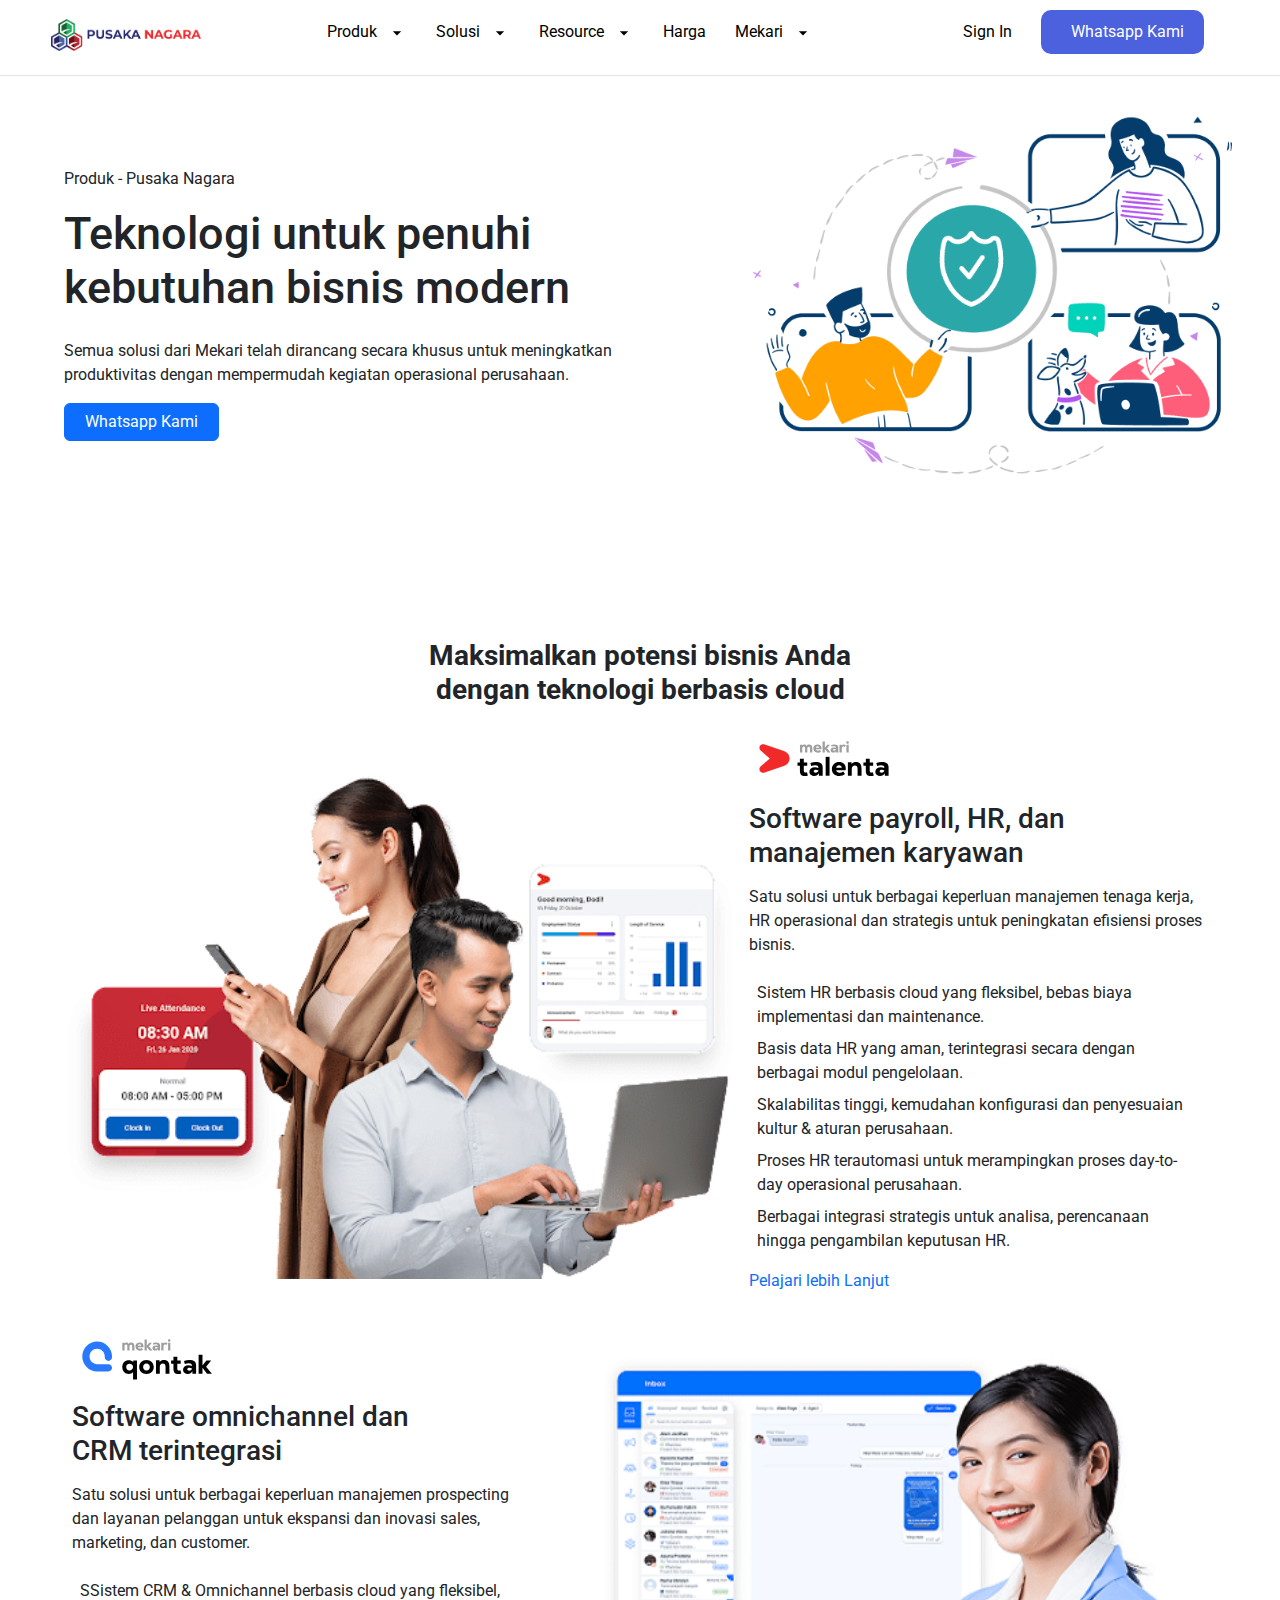
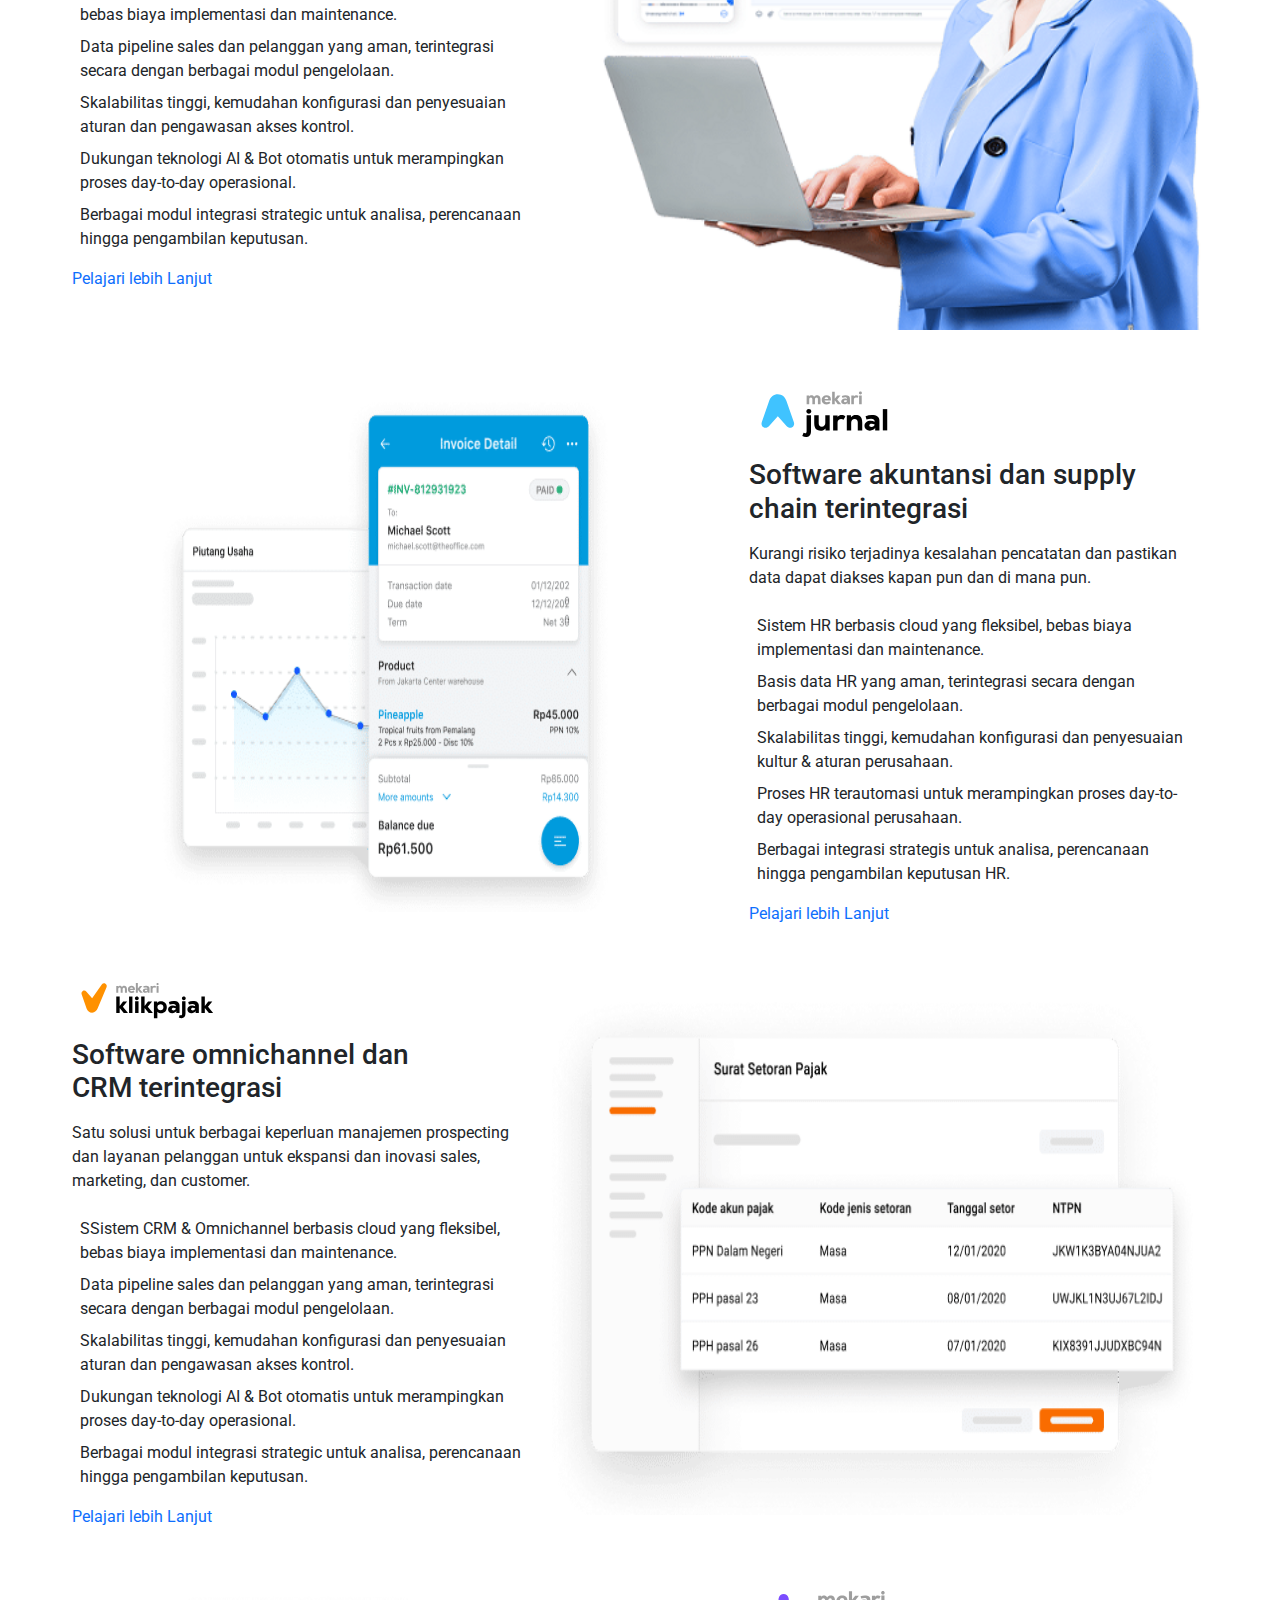
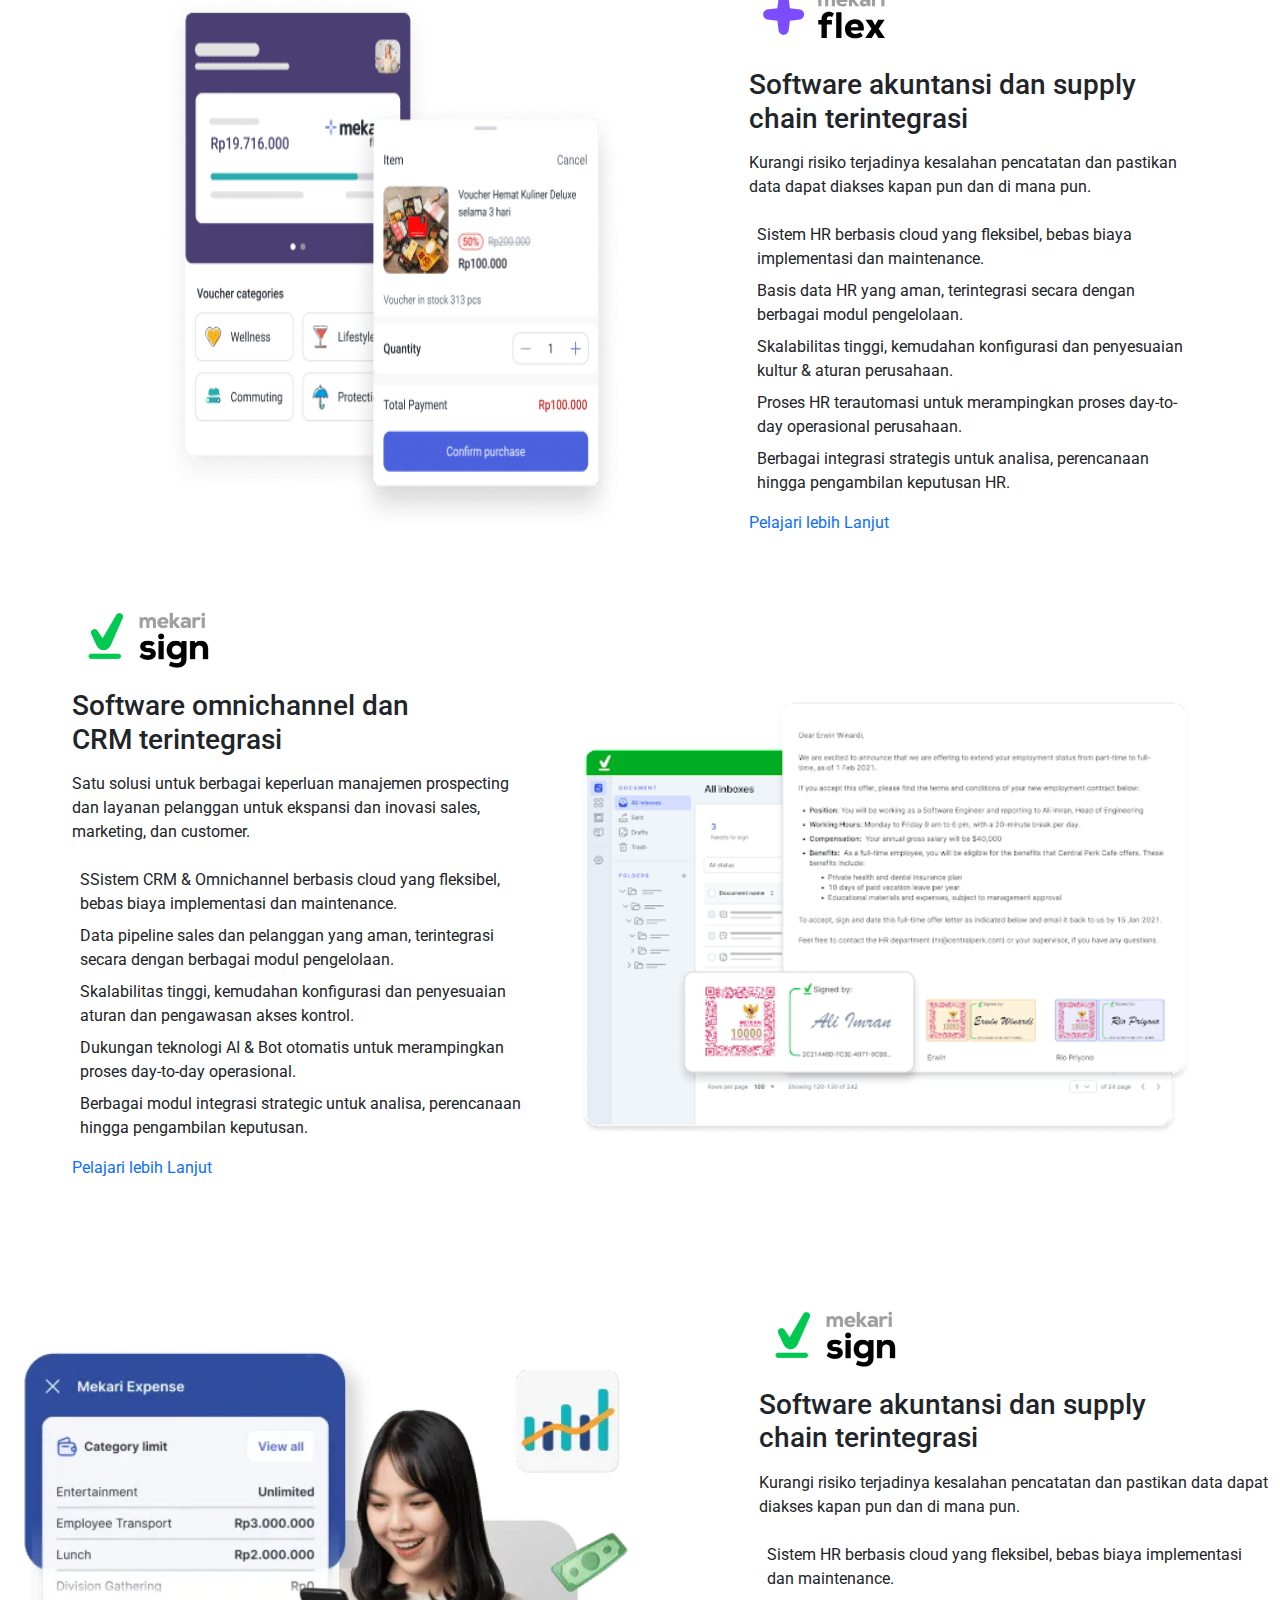
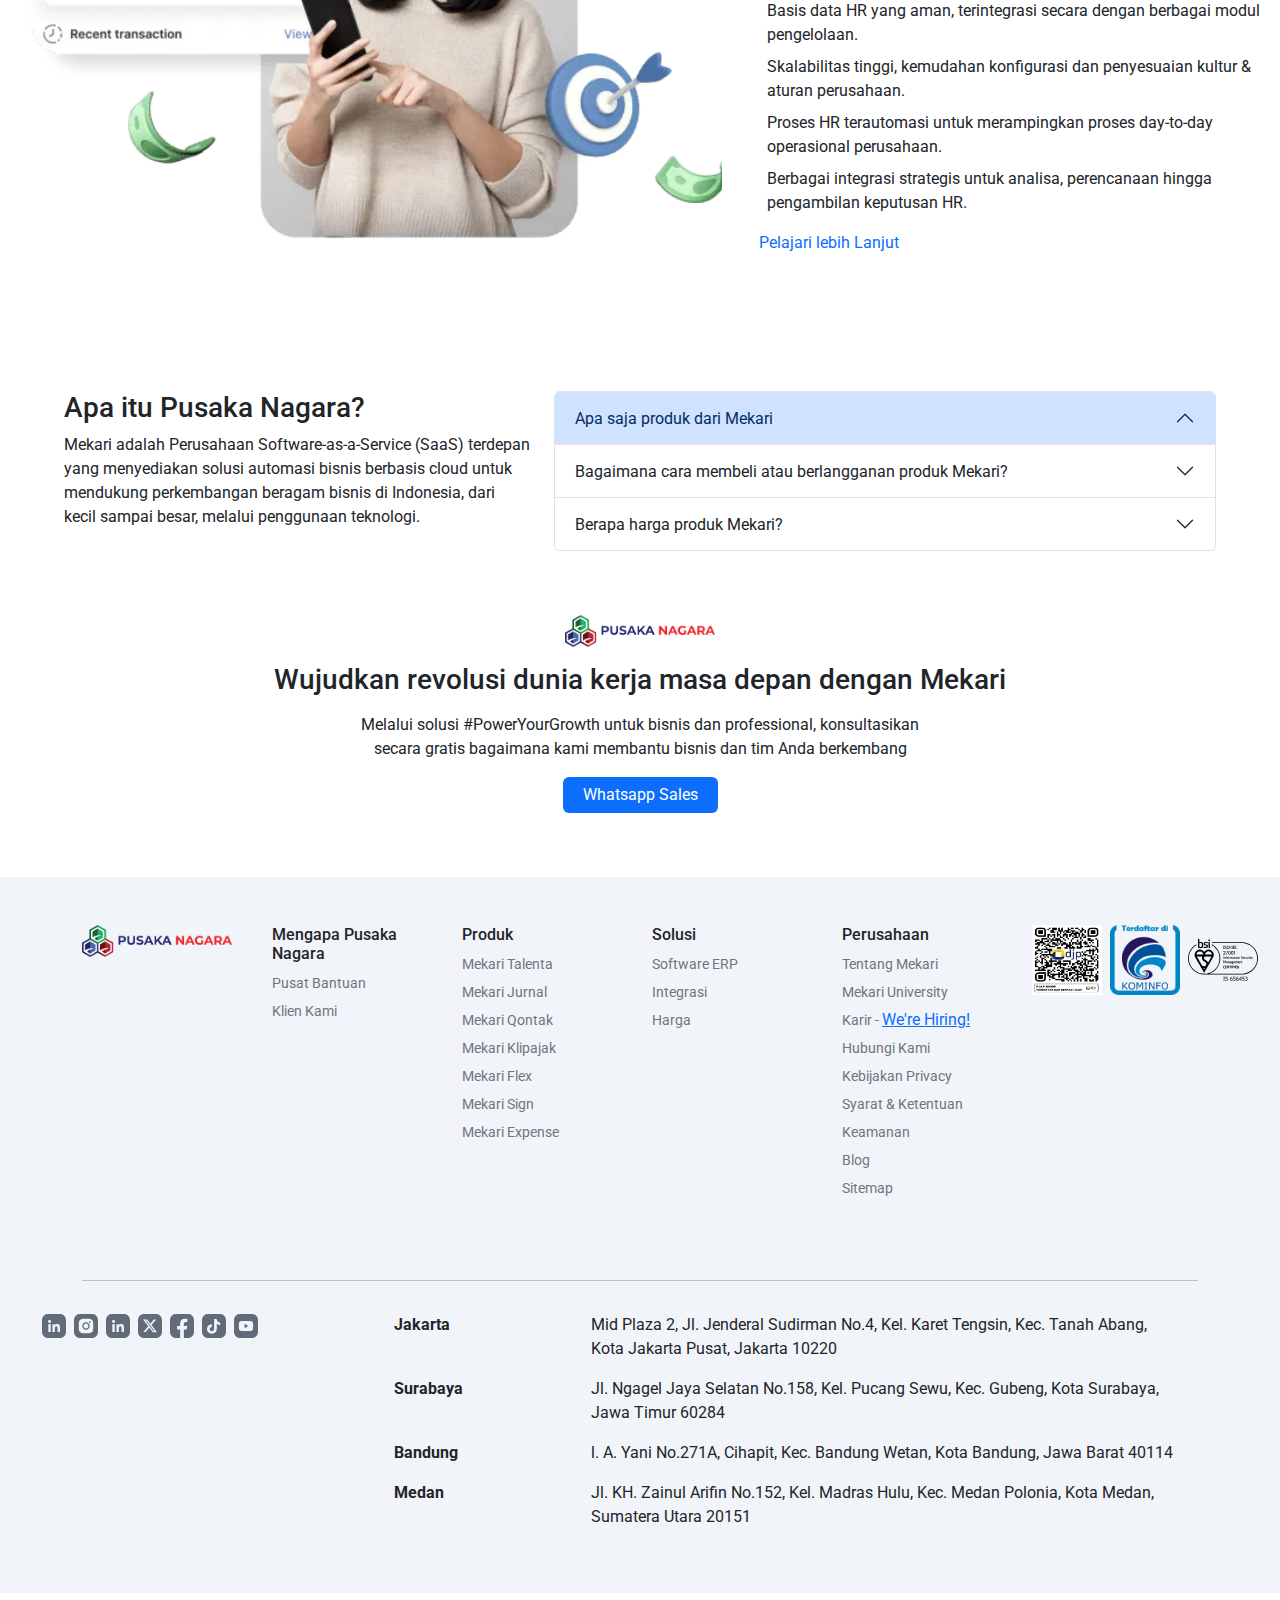
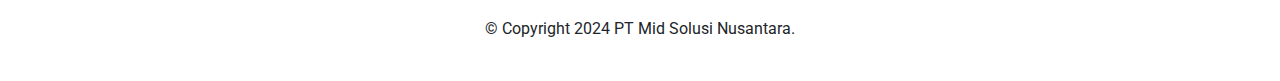
<file: produk.html>
<!doctype html>
<html lang="en">
  <head>
    <meta charset="utf-8">
    <meta name="viewport" content="width=device-width, initial-scale=1">
    <title>Pusaka Nagara</title>
    <link rel="stylesheet" href="style.css">
    <link rel="stylesheet" href="https://cdnjs.cloudflare.com/ajax/libs/font-awesome/6.6.0/css/all.min.css" integrity="sha512-Kc323vGBEqzTmouAECnVceyQqyqdsSiqLQISBL29aUW4U/M7pSPA/gEUZQqv1cwx4OnYxTxve5UMg5GT6L4JJg==" crossorigin="anonymous" referrerpolicy="no-referrer" />
    <link href="https://cdn.jsdelivr.net/npm/bootstrap@5.3.3/dist/css/bootstrap.min.css" rel="stylesheet" integrity="sha384-QWTKZyjpPEjISv5WaRU9OFeRpok6YctnYmDr5pNlyT2bRjXh0JMhjY6hW+ALEwIH" crossorigin="anonymous">
    <link rel="stylesheet" href="https://cdn.jsdelivr.net/npm/swiper@11/swiper-bundle.min.css"/>

<script src="https://cdn.jsdelivr.net/npm/swiper@11/swiper-bundle.min.js"></script>
  </head>

  <body>
    
    <header>
      <div class="navbar__sect">
        <div class="logo">
            <a href="index.html"><img src="assets/img/logo.png" alt="" class="small__img__logo"></a>
        </div>

        <div class="navigation__sec">
            <ul>
                <li class="underline product">
                    <a href="produk.html"><span>Produk</span><img src="assets/img/dropdown.svg" alt=""></a>
                    <div class="popup rounded-1">
                        <div class="popup__tabs d-flex flex-column py-4 px-2">
                            <button class="tab active border-0 bg-transparent text-start" data-tab="content1">
                                <h5 class="fs-6">Software Utama</h5>
                                <p class="small__text">Inovasi software-as-a-service Mekari untuk manajemen bisnis</p>
                            </button>
                            <button class="tab border-0 bg-transparent text-start" data-tab="content2">
                                <h5 class="fs-6">Layanan</h5>
                                <p class="small__text">Layanan profesional dari Mekari untuk karyawan & bisnis</p>
                            </button>
                            <button class="tab border-0 bg-transparent text-start" data-tab="content3">
                                <h5 class="fs-6">Software Pendukung</h5>
                                <p class="small__text">Dukungan inovasi ekosistem Mekari untuk akselerasi bisnis</p>
                            </button>
                        </div>
                        <div class="popup__content">
                            <div id="content1" class="tab__content active">
                                <p>Software Utama</p>
                                <ul>
                                    <a href="">
                                      <li>
                                        <div class="card__talent">
                                              <div class="thumb__icn">
                                                <img src="assets/img/apps-Talenta.webp" alt="">
                                            </div>
                                            <div class="card__text">
                                                <h5 class="fw-bold fs-6">Mekari Talenta</h5>
                                                <p class="text-secondary extra__medium__text small__mt">Software HR dan Management Karyawan</p>
                                            </div>
                                        </div>
                                    </li>
                                    </a>
                                    <a href="">
                                      <li>
                                        <div class="card__talent">
                                              <div class="thumb__icn">
                                                <img src="assets/img/apps-qontak-CRM.webp" alt="">
                                            </div>
                                            <div class="card__text">
                                                <h5 class="fw-bold fs-6">Mekari Qontak</h5>
                                                <p class="text-secondary extra__medium__text small__mt">Software CRM & <br> Omnichannel</p>
                                            </div>
                                        </div>
                                    </li>
                                    </a>
                                    <a href="">
                                      <li>
                                        <div class="card__talent">
                                              <div class="thumb__icn">
                                                <img src="assets/img/apps-Jurnal.webp" alt="">
                                            </div>
                                            <div class="card__text">
                                                <h5 class="fw-bold fs-6">Mekari Jurnal</h5>
                                                <p class="text-secondary extra__medium__text small__mt">Software Akuntansi & Supply Chain</p>
                                            </div>
                                        </div>
                                    </li>
                                    </a>
                                    <a href="">
                                      <li>
                                        <div class="card__talent">
                                              <div class="thumb__icn">
                                                <img src="assets/img/apps-klikpajak.webp" alt="">
                                            </div>
                                            <div class="card__text">
                                                <h5 class="fw-bold fs-6">Mekari Klipajak</h5>
                                                <p class="text-secondary extra__medium__text small__mt">Software Manajemen Pajak Karyawan & Bisnis</p>
                                            </div>
                                        </div>
                                    </li>
                                    </a>
                                    <a href="">
                                      <li>
                                        <div class="card__talent">
                                              <div class="thumb__icn">
                                                <img src="assets/img/apps-Flex.png" alt="">
                                            </div>
                                            <div class="card__text">
                                                <h5 class="fw-bold fs-6">Mekari Flex</h5>
                                                <p class="text-secondary extra__medium__text small__mt">Software Management dan dukungan karyawan</p>
                                            </div>
                                        </div>
                                    </li>
                                    </a>
                                    <a href="">
                                      <li>
                                        <div class="card__talent">
                                              <div class="thumb__icn">
                                                <img src="assets/img/apps-expense.webp" alt="">
                                            </div>
                                            <div class="card__text">
                                                <h5 class="fw-bold fs-6">Mekari Expense</h5>
                                                <p class="text-secondary extra__medium__text small__mt">Software manajemen anggaran dan pengeluaran</p>
                                            </div>
                                        </div>
                                    </li>
                                    </a>
                                    <a href="">
                                      <li>
                                        <div class="card__talent">
                                              <div class="thumb__icn">
                                                <img src="assets/img/apps-e-Sign.webp" alt="">
                                            </div>
                                            <div class="card__text">
                                                <h5 class="fw-bold fs-6">Mekari Sign</h5>
                                                <p class="text-secondary extra__medium__text small__mt">Software otoritas & tanda tangan digital</p>
                                            </div>
                                        </div>
                                    </li>
                                    </a>
                                    <a href="">
                                      <li>
                                        <div class="card__talent">
                                              <div class="thumb__icn">
                                                <img src="assets/img/apps-stream.webp" alt="">
                                            </div>
                                            <div class="card__text">
                                                <h5 class="fw-bold fs-6">Mekari Stream</h5>
                                                <p class="text-secondary extra__medium__text small__mt">Software otoritas & tanda tangan digital</p>
                                            </div>
                                        </div>
                                    </li>
                                    </a>
                                    <a href="">
                                      <li>
                                        <div class="card__talent">
                                              <div class="thumb__icn">
                                                <img src="assets/img/apps-mekari-capital.webp" alt="">
                                            </div>
                                            <div class="card__text">
                                                <h5 class="fw-bold fs-6">Mekari Capital</h5>
                                                <p class="text-secondary extra__medium__text small__mt">Software management pembiayaan bisinis</p>
                                            </div>
                                        </div>
                                    </li>
                                    </a>
                                    <a href="">
                                      <li>
                                        <div class="card__talent">
                                              <div class="thumb__icn">
                                                <img src="assets/img/apps-mekari-pay.webp" alt="">
                                            </div>
                                            <div class="card__text">
                                                <h5 class="fw-bold fs-6">Mekari Pay</h5>
                                                <p class="text-secondary extra__medium__text small__mt">Software management transaksi bisnis</p>
                                            </div>
                                        </div>
                                    </li>
                                    </a>
                                </ul>
                            </div>
                            <div id="content2" class="tab__content">
                              <p>Layanan</p>
                                <ul>
                                  <a href="">
                                    <li>
                                      <div class="card__talent">
                                            <div class="thumb__icn">
                                              <img src="assets/img/apps-Talenta.webp" alt="">
                                          </div>
                                          <div class="card__text">
                                              <h5 class="fw-bold fs-6">Mekari Payroll Service</h5>
                                              <p class="text-secondary extra__medium__text small__mt">Layanan pengelolaan database dan management karyawan</p>
                                          </div>
                                      </div>
                                  </li>
                                  </a>
                                  <a href="">
                                    <li>
                                      <div class="card__talent">
                                            <div class="thumb__icn">
                                              <img src="assets/img/apps-university-1.png" alt="">
                                          </div>
                                          <div class="card__text">
                                              <h5 class="fw-bold fs-6">Mekari University</h5>
                                              <p class="text-secondary extra__medium__text small__mt">Layanan Pelatihan Professional Sertifikasi</p>
                                          </div>
                                      </div>
                                  </li>
                                  </a>
                                    
                                </ul>
                            </div>
                            <div id="content3" class="tab__content">
                              <p>Software Pendukung</p>
                                <ul>
                                  <a href="">
                                    <li>
                                      <div class="card__talent">
                                            <div class="thumb__icn">
                                              <img src="assets/img/apps-flow (1).webp" alt="">
                                          </div>
                                          <div class="card__text">
                                              <h5 class="fw-bold fs-6">Mekari Flow</h5>
                                              <p class="text-secondary extra__medium__text small__mt">Software management automasi proses</p>
                                          </div>
                                      </div>
                                  </li>
                                  </a>
                                  <a href="">
                                    <li>
                                      <div class="card__talent">
                                            <div class="thumb__icn">
                                              <img src="assets/img/apps-airene (1).webp" alt="">
                                          </div>
                                          <div class="card__text">
                                              <h5 class="fw-bold fs-6">Mekari Airene</h5>
                                              <p class="text-secondary extra__medium__text small__mt">Software AI untuk berbagai produk mekari</p>
                                          </div>
                                      </div>
                                  </li>
                                  </a>
                                  <a href="">
                                    <li>
                                      <div class="card__talent">
                                            <div class="thumb__icn">
                                              <img src="assets/img/apps-access.webp" alt="">
                                          </div>
                                          <div class="card__text">
                                              <h5 class="fw-bold fs-6">Mekari Access</h5>
                                              <p class="text-secondary extra__medium__text small__mt">Software management aksesibilitas</p>
                                          </div>
                                      </div>
                                  </li>
                                  </a>
                                  <a href="">
                                    <li>
                                      <div class="card__talent">
                                            <div class="thumb__icn">
                                              <img src="assets/img/apps_mekari_officeless.webp" alt="">
                                          </div>
                                          <div class="card__text">
                                              <h5 class="fw-bold fs-6">Mekari Officeless</h5>
                                              <p class="text-secondary extra__medium__text small__mt">Software HR dan Management Karyawan</p>
                                          </div>
                                      </div>
                                  </li>
                                  </a>
                                </ul>
                            </div>
                        </div>
                    </div>
                </li>                
                
                <li class="underline solution">
                    <a href="solusi.html"><span>Solusi</span><img src="assets/img/dropdown.svg" alt=""></a>
                    <div class="popup-solution py-2 bg-white mt-1 rounded-1 z-3 position-absolute">
                        <div class="popup__content">
                            <ul>
                                <li class="solution__li rounded-1 w-100"><a href="#">
                                    <div class="solusi__item px-1 pt-4 d-flex align-items-start">
                                        <div class="img__thumb mx-2">
                                            <img src="assets/img/ich-solution-business.svg" alt="">
                                        </div>
                                        <div class="solusi__teks">
                                            <h5 class="fw-bold fs-6">Bussiness Growth</h5>
                                            <p style="margin-top: -5px;">Solusi bisnis berkembang dan berekpansi</p>
                                        </div>
                                    </div>
                                </a></li>
                                <li class="solution__li rounded-1 w-100"><a href="#">
                                    <div class="solusi__item px-1 pt-4 d-flex align-items-start">
                                        <div class="img__thumb mx-2">
                                            <img src="assets/img/ich-solution-professional (1).svg" alt="">
                                        </div>
                                        <div class="solusi__teks">
                                            <h5 class="fw-bold fs-6">Professional Growth</h5>
                                            <p style="margin-top: -5px;">Solusi Praktis untuk berkontribusi lebih baik</p>
                                        </div>
                                    </div>
                                </a></li>
                            </ul>
                        </div>
                    </div>
                </li>
                
                <li class="underline resource">
                    <a href="resources.html"><span>Resource</span><img src="assets/img/dropdown.svg" alt=""></a>
                    <div class="popup-resource position-absolute bg-white rounded-2 mt-1">
                        <div class="popup__tabs  d-flex flex-column py-4 px-2">
                            <div class="tab active" data-tab="resource1">
                              <h3 class="fw-bold fs-6">Panduan & Literasi</h3>
                                <p style="margin-top: -5px; font-size: 14px;">Berbagai wawasan untuk segala kebutuhan anda</p>
                            </div>
                            <div class="tab" data-tab="resource2">
                              <h6 class="fw-bold fs-6">Kolaborasi</h6>
                              <p style="margin-top: -5px; font-size: 14px;">Buka peluang untuk tumbuh dengan berbagai program kreatif kami</p>
                            </div>
                            <div class="tab" data-tab="resource3">
                              <h6 class="fw-bold fs-6">Partner Komersial</h6>
                              <p style="margin-top: -5px; font-size: 14px;">Sinergikan bisnis anda dengan sousi dan layanan kami</p>
                            </div>
                            <div class="tab" data-tab="resource4">
                              <h6 class="fw-bold fs-6">Program & Promosi</h6>
                              <p style="margin-top: -5px; font-size: 14px;">Kolaborasi mekari dan partner untuk kembangkan bisnis anda</p>
                            </div>
                        </div>
                        <div class="popup__content p-4">
                            <div id="resource1" class="tab__content active">
                              <p>Panduan & literasi</p>
                              
                              <div class="solution_wrapper d-flex flex-wrap">
                                <div class="solution__items">
                                  <a href="blog.html">
                                    <div class="items__sl d-flex align-items-center" style="width:250px;">
                                      <div class="images_sl ">
                                        <img src="assets/img/ich-solution-business.svg" alt="">
                                      </div>
                                      <div class="text_sl">
                                        <p class="mt-4 mx-1">Blog</p>
                                      </div>
                                    </div>
                                  </a>
                                </div>
                                <div class="solution__items">
                                  <a href="customer__service.html">
                                    <div class="items__sl d-flex align-items-center" style="width:250px;">
                                      <div class="images_sl ">
                                        <img src="assets/img/ich-help-centre.svg" alt="">
                                      </div>
                                      <div class="text_sl">
                                        <p class="mt-4 mx-1">Pusat Bantuan</p>
                                      </div>
                                    </div>
                                  </a>
                                </div>
                                <div class="solution__items">
                                  <a href="klien_kami.html">
                                    <div class="items__sl d-flex align-items-center" style="width:250px;">
                                      <div class="images_sl ">
                                        <img src="assets/img/ich-mengapa-mekari.svg" alt="">
                                      </div>
                                      <div class="text_sl">
                                        <p class="mt-4 mx-1">Study Kasus</p>
                                      </div>
                                    </div>
                                  </a>
                                </div>
                              </div>
                            </div>
                            <div id="resource2" class="tab__content">
                                <p>Kolaborasi</p>
                                <div class="solution_wrapper d-flex flex-wrap">
                                  <div class="solution__items">
                                    <a href="">
                                      <div class="items__sl d-flex align-items-center" style="width:250px;">
                                        <div class="images_sl ">
                                          <img src="assets/img/ich-news.svg" alt="">
                                        </div>
                                        <div class="text_sl">
                                          <p class="mt-4 mx-1">News & PR</p>
                                        </div>
                                      </div>
                                    </a>
                                  </div>
                                  <div class="solution__items">
                                    <a href="customer__service.html">
                                      <div class="items__sl d-flex align-items-center" style="width:250px;">
                                        <div class="images_sl ">
                                          <img src="assets/img/ich-events.svg" alt="">
                                        </div>
                                        <div class="text_sl">
                                          <p class="mt-4 mx-1">Mekari Event</p>
                                        </div>
                                      </div>
                                    </a>
                                  </div>
                                  <div class="solution__items">
                                    <a href="klien_kami.html">
                                      <div class="items__sl d-flex align-items-center" style="width:250px;">
                                        <div class="images_sl ">
                                          <img src="assets/img/ic-h-file-audio.svg" alt="">
                                        </div>
                                        <div class="text_sl">
                                          <p class="mt-4 mx-1">Mekari Podcast</p>
                                        </div>
                                      </div>
                                    </a>
                                  </div>
                                  <div class="solution__items">
                                    <a href="klien_kami.html">
                                      <div class="items__sl d-flex align-items-center" style="width:250px;">
                                        <div class="images_sl ">
                                          <img src="assets/img/ich-community.svg" alt="">
                                        </div>
                                        <div class="text_sl">
                                          <p class="mt-4 mx-1">Mekari Community</p>
                                        </div>
                                      </div>
                                    </a>
                                  </div>
                                </div>
                            </div>
                            <div id="resource3" class="tab__content">
                                <p>Partner Komersial</p>
                                <div class="solution_wrapper d-flex flex-wrap">
                                  <div class="solution__items">
                                    <a href="">
                                      <div class="items__sl d-flex align-items-center" style="width:250px;">
                                        <div class="images_sl ">
                                          <img src="assets/img/ich-solution-business.svg" alt="">
                                        </div>
                                        <div class="text_sl">
                                          <p class="mt-4 mx-1">Program Referal</p>
                                        </div>
                                      </div>
                                    </a>
                                  </div>
                                  <div class="solution__items">
                                    <a href="program_interior.html">
                                      <div class="items__sl d-flex align-items-center" style="width:250px;">
                                        <div class="images_sl ">
                                          <img src="assets/img/ich-solution-business.svg" alt="">
                                        </div>
                                        <div class="text_sl">
                                          <p class="mt-4 mx-1">Program Sistem Integrator</p>
                                        </div>
                                      </div>
                                    </a>
                                  </div>
                                  <div class="solution__items">
                                    <a href="klien_kami.html">
                                      <div class="items__sl d-flex align-items-center" style="width:250px;">
                                        <div class="images_sl ">
                                          <img src="assets/img/ich-solution-business.svg" alt="">
                                        </div>
                                        <div class="text_sl">
                                          <p class="mt-4 mx-1">Program Reseller</p>
                                        </div>
                                      </div>
                                    </a>
                                  </div>
                                </div>
                            </div>
                            <div id="resource4" class="tab__content">
                                <p>Program dan Promosi</p>
                                <div class="solution_wrapper d-flex flex-wrap">
                                  <div class="solution__items">
                                    <a href="">
                                      <div class="items__sl d-flex align-items-center" style="width:250px;">
                                        <div class="text_sl">
                                          <h6 class="mt-4 fw-bold">HSBC</h6>
                                          <p style="margin-top: -5px;">Kolaborasi mekari X HSBC untuk akselrasikan bisnis anda</p>
                                        </div>
                                      </div>
                                    </a>
                                  </div>
                                  <div class="solution__items">
                                    <a href="">
                                      <div class="items__sl d-flex align-items-center" style="width:250px;">
                                        <div class="text_sl">
                                          <h6 class="mt-4 fw-bold">HSBC</h6>
                                          <p style="margin-top: -5px;">Kolaborasi mekari X HSBC untuk akselrasikan bisnis anda</p>
                                        </div>
                                      </div>
                                    </a>
                                  </div>
                                  <div class="solution__items">
                                    <a href="">
                                      <div class="items__sl d-flex align-items-center" style="width:250px;">
                                        <div class="text_sl">
                                          <h6 class="mt-4 fw-bold">HSBC</h6>
                                          <p style="margin-top: -5px;">Kolaborasi mekari X HSBC untuk akselrasikan bisnis anda</p>
                                        </div>
                                      </div>
                                    </a>
                                  </div>
                                  <div class="solution__items">
                                    <a href="">
                                      <div class="items__sl d-flex align-items-center" style="width:250px;">
                                        <div class="text_sl">
                                          <h6 class="mt-4 fw-bold">HSBC</h6>
                                          <p style="margin-top: -5px;">Kolaborasi mekari X HSBC untuk akselrasikan bisnis anda</p>
                                        </div>
                                      </div>
                                    </a>
                                  </div>
                                  <div class="solution__items">
                                    <a href="">
                                      <div class="items__sl d-flex align-items-center" style="width:250px;">
                                        <div class="text_sl">
                                          <h6 class="mt-4 fw-bold">HSBC</h6>
                                          <p style="margin-top: -5px;">Kolaborasi mekari X HSBC untuk akselrasikan bisnis anda</p>
                                        </div>
                                      </div>
                                    </a>
                                  </div>
                                </div>
                            </div>
                        </div>
                    </div>
                </li>
                
                <li class="underline"><a href="">Harga</a></li>
                <li class="underline mekari">
                    <a href="tentang.html"><span>Mekari</span><img src="assets/img/dropdown.svg" alt=""></a>
                    <div class="popup-mekari bg-white p-2 position-absolute mt-1 box__shadow rounded-2">
                        <div class="popup__content">
                            <p>Tentang Mekari</p>
                            <ul>
                              <li><a href="carrers.html">
                                  <div class="solusi__item d-flex">
                                      <div class="img__thumb mx-2">
                                          <img src="assets/img/ich-solution-business.svg" alt="">
                                      </div>
                                      <div class="solusi__teks">
                                          <h3 class="fw-bold fs-6">Karir</h3>
                                          <p class="small__text" style="margin-top: -10px;">Solusi bisnis berkembang dan berekpansi</p>
                                      </div>
                                  </div>
                              </a></li>
                              <li><a href="#">
                                  <div class="solusi__item d-flex">
                                      <div class="img__thumb mx-2">
                                          <img src="assets/img/ich-solution-business.svg" alt="">
                                      </div>
                                      <div class="solusi__teks">
                                          <h3 class="fs-6 fw-bold">Mengapa Mekari</h3>
                                          <p class="small__text" style="margin-top: -10px;">Solusi bisnis berkembang dan berekpansi</p>
                                      </div>
                                  </div>
                              </a></li>
                          </ul>
                        </div>
                    </div>
                </li>
                
            </ul>
        </div>

        <div class="sci__sec">
            <ul>
                <li class="underline"><a href="login.html" target="_blank">Sign In</a></li>
                <li><button><i class="fab fa-whatsapp"></i><span>Whatsapp Kami</span></button></li>
            </ul>
        </div>
        <div class="burger__menu">
          <div class="bars"></div>
          <div class="bars"></div>
          <div class="bars"></div>
        </div>
    </div>

    

  </header>

  <div class="sidebar__menu">
    <div class="accordion" id="accordionExample">
      <div class="accordion-item">
        <h2 class="accordion-header">
          <button class="accordion-button" type="button" data-bs-toggle="collapse" data-bs-target="#collapseOne" aria-expanded="true" aria-controls="collapseOne">
            Produk Mekari
          </button>
        </h2>
        <div id="collapseOne" class="accordion-collapse collapse show" data-bs-parent="#accordionExample">
          <div class="accordion-body">
            
          </div>
        </div>
      </div>
      <div class="accordion-item">
        <h2 class="accordion-header">
          <button class="accordion-button collapsed" type="button" data-bs-toggle="collapse" data-bs-target="#collapseTwo" aria-expanded="false" aria-controls="collapseTwo">
            Solusi
          </button>
        </h2>
        <div id="collapseTwo" class="accordion-collapse collapse" data-bs-parent="#accordionExample">
          <div class="accordion-body">
            <strong>This is the second item's accordion body.</strong> It is hidden by default, until the collapse plugin adds the appropriate classes that we use to style each element. These classes control the overall appearance, as well as the showing and hiding via CSS transitions. You can modify any of this with custom CSS or overriding our default variables. It's also worth noting that just about any HTML can go within the <code>.accordion-body</code>, though the transition does limit overflow.
          </div>
        </div>
      </div>
      <div class="accordion-item">
        <h2 class="accordion-header">
          <button class="accordion-button collapsed" type="button" data-bs-toggle="collapse" data-bs-target="#collapseThree" aria-expanded="false" aria-controls="collapseThree">
            Resource
          </button>
        </h2>
        <div id="collapseThree" class="accordion-collapse collapse" data-bs-parent="#accordionExample">
          <div class="accordion-body">
            <strong>This is the third item's accordion body.</strong> It is hidden by default, until the collapse plugin adds the appropriate classes that we use to style each element. These classes control the overall appearance, as well as the showing and hiding via CSS transitions. You can modify any of this with custom CSS or overriding our default variables. It's also worth noting that just about any HTML can go within the <code>.accordion-body</code>, though the transition does limit overflow.
          </div>
        </div>
      </div>
      <div class="accordion-item">
        <h2 class="accordion-header">
          <button class="accordion-button collapsed" type="button" data-bs-toggle="collapse" data-bs-target="#collapseFour" aria-expanded="false" aria-controls="collapseThree">
            Harga
          </button>
        </h2>
        <div id="collapseFour" class="accordion-collapse collapse" data-bs-parent="#accordionExample">
          <div class="accordion-body">
            <strong>This is the third item's accordion body.</strong> It is hidden by default, until the collapse plugin adds the appropriate classes that we use to style each element. These classes control the overall appearance, as well as the showing and hiding via CSS transitions. You can modify any of this with custom CSS or overriding our default variables. It's also worth noting that just about any HTML can go within the <code>.accordion-body</code>, though the transition does limit overflow.
          </div>
        </div>
      </div>
    </div>
  </div>


  
  
    
  
    <main>
        <section class="masthead__product_2 bg-white">
            <div class="masthead_wrap">
                <div class="container__product2 w-100 py-5">
                    <div class="card border-0 w-100 py-5 px-5 ">
                        <div class="row">
                            <div class="col-md-7 col-sm-12">
                                <div class="card-body p-3 d-flex  justify-content-center flex-column h-100">
                                    <p class="card-text my-3">Produk - Pusaka Nagara</p>
                                    <h3 class="card-title">Teknologi untuk penuhi kebutuhan bisnis modern</h3>
                                    <p class="mt-3">Semua solusi dari Mekari telah dirancang secara khusus untuk meningkatkan <br> produktivitas dengan mempermudah kegiatan operasional perusahaan.
    
                                    </p>
                                    <div class="product__hero__btn col-sm-12">
                                        <button class="btn btn-primary w-sm-100"><a href="" class="text-white text-decoration-none"><i class="fab fa-whatsapp"></i><span class="mx-2">Whatsapp Kami</span></a></button>
                                    </div>
                                </div>
                            </div>
                            <div class="col-md-5">
                                <img src="assets/img/Mekari-produk-hero.webp" class="card-img" alt="Gambar Card">
                            </div>
                        </div>
                    </div>
                </div>
            </div>
        </section>

        <section class="block__opps py-5 px-2 bg-white">
            <div class="custom_container">
                <div class="block_oops_title text-center">
                    <h3 class="fw-bold">Maksimalkan potensi bisnis Anda <br>
                        dengan teknologi berbasis cloud</h3>
                </div>

                <div class="block__opps_items py-3">
                    <div class="row">
                      <div class="col-md-7 d-flex justify-content-center px-5 block__oops_img">
                          <img src="assets/img/unnamed.webp" alt="">
                      </div>
                      <div class="col-md-5">
                          <div class="block__opps_item_thumb">
                              <img src="assets/img/Mekari-Talenta-Color-RGB.svg" alt="">
                          </div>
                          <div class="block__oops_item__title py-2">
                              <h3 class="py-2">Software payroll, HR, dan <br> manajemen karyawan</h3>
                              <p>Satu solusi untuk berbagai keperluan manajemen tenaga kerja, HR operasional dan strategis untuk peningkatan efisiensi proses bisnis.</p>
                          </div>
                          <div class="block__oops_item__desc">
                              <ul class="list-unstyled">
                                  <li class="d-flex">
                                      <span><i class="fas fa-check-circle text-success"></i></span>
                                      <span class="mx-2">Sistem HR berbasis cloud yang fleksibel, bebas biaya implementasi dan maintenance.</span>
                                  </li>
                                  <li class="d-flex py-2">
                                      <span><i class="fas fa-check-circle text-success"></i></span>
                                      <span class="mx-2">Basis data HR yang aman, terintegrasi secara dengan berbagai modul pengelolaan.</span>
                                  </li>
                                  <li class="d-flex">
                                      <span><i class="fas fa-check-circle text-success"></i></span>
                                      <span class="mx-2">Skalabilitas tinggi, kemudahan konfigurasi dan penyesuaian kultur & aturan perusahaan.</span>
                                  </li>
                                  <li class="d-flex py-2">
                                      <span><i class="fas fa-check-circle text-success"></i></span>
                                      <span class="mx-2">Proses HR terautomasi untuk merampingkan proses day-to-day operasional perusahaan.</span>
                                  </li>
                                  <li class="d-flex">
                                      <span><i class="fas fa-check-circle text-success"></i></span>
                                      <span class="mx-2">Berbagai integrasi strategis untuk analisa, perencanaan hingga pengambilan keputusan HR.</span>
                                  </li>
                                  <div class="block__oops_link mt-3">
                                      <a href="" class="text-decoration-none">Pelajari lebih Lanjut <i class="fas fa-arrow-right"></i></a>
                                  </div>
                              </ul>
                          </div>
                      </div>
                  </div>
                </div>

                <div class="block__opps_items py-1">
                      <div class="row d-flex flex-wrap-reverse">
                        <div class="col-md-5">
                            <div class="block__opps_item_thumb">
                                <img src="assets/img/Mekari-Qontak-Color-RGB.svg" alt="">
                            </div>
                            <div class="block__oops_item__title py-2">
                                <h3 class="py-2">Software omnichannel dan<br>CRM terintegrasi</h3>
                                <p>Satu solusi untuk berbagai keperluan manajemen prospecting dan layanan pelanggan untuk ekspansi dan inovasi sales, marketing, dan customer.</p>
                            </div>
                            <div class="block__oops_item__desc">
                                <ul class="list-unstyled">
                                    <li class="d-flex">
                                        <span><i class="fas fa-check-circle text-success"></i></span>
                                        <span class="mx-2">SSistem CRM & Omnichannel berbasis cloud yang fleksibel, bebas biaya implementasi dan maintenance.</span>
                                    </li>
                                    <li class="d-flex py-2">
                                        <span><i class="fas fa-check-circle text-success"></i></span>
                                        <span class="mx-2">Data pipeline sales dan pelanggan yang aman, terintegrasi secara dengan berbagai modul pengelolaan.</span>
                                    </li>
                                    <li class="d-flex">
                                        <span><i class="fas fa-check-circle text-success"></i></span>
                                        <span class="mx-2">Skalabilitas tinggi, kemudahan konfigurasi dan penyesuaian aturan dan pengawasan akses kontrol.</span>
                                    </li>
                                    <li class="d-flex py-2">
                                        <span><i class="fas fa-check-circle text-success"></i></span>
                                        <span class="mx-2">Dukungan teknologi AI & Bot otomatis untuk merampingkan proses day-to-day operasional.</span>
                                    </li>
                                    <li class="d-flex">
                                        <span><i class="fas fa-check-circle text-success"></i></span>
                                        <span class="mx-2">Berbagai modul integrasi strategic untuk analisa, perencanaan hingga pengambilan keputusan.</span>
                                    </li>
                                    <div class="block__oops_link mt-3">
                                        <a href="" class="text-decoration-none">Pelajari lebih Lanjut <i class="fas fa-arrow-right"></i></a>
                                    </div>
                                </ul>
                            </div>
                        </div>
                        <div class="col-md-7 d-flex justify-content-center block__oops_img">
                            <img src="assets/img/qontak-cover-2-1-768x768.png" alt="" class="">
                        </div>
                    </div>
                </div>

                <div class="block__opps_items py-3">
                    <div class="row d-flex">
                        <div class="col-md-7 d-flex justify-content-center block__oops_img">
                            <img src="assets/img/img-product-jurnal-1.webp" alt="" class="">
                        </div>
                        <div class="col-md-5">
                            <div class="block__opps_item_thumb">
                                <img src="assets/img/Mekari-Jurnal-Color-RGB.svg" alt="">
                            </div>
                            <div class="block__oops_item__title py-2">
                                <h3 class="py-2">Software akuntansi dan supply <br> chain terintegrasi</h3>
                                <p>Kurangi risiko terjadinya kesalahan pencatatan dan pastikan data dapat diakses kapan pun dan di mana pun.</p>
                            </div>
                            <div class="block__oops_item__desc">
                                <ul class="list-unstyled">
                                    <li class="d-flex">
                                        <span><i class="fas fa-check-circle text-success"></i></span>
                                        <span class="mx-2">Sistem HR berbasis cloud yang fleksibel, bebas biaya implementasi dan maintenance.</span>
                                    </li>
                                    <li class="d-flex py-2">
                                        <span><i class="fas fa-check-circle text-success"></i></span>
                                        <span class="mx-2">Basis data HR yang aman, terintegrasi secara dengan berbagai modul pengelolaan.</span>
                                    </li>
                                    <li class="d-flex">
                                        <span><i class="fas fa-check-circle text-success"></i></span>
                                        <span class="mx-2">Skalabilitas tinggi, kemudahan konfigurasi dan penyesuaian kultur & aturan perusahaan.</span>
                                    </li>
                                    <li class="d-flex py-2">
                                        <span><i class="fas fa-check-circle text-success"></i></span>
                                        <span class="mx-2">Proses HR terautomasi untuk merampingkan proses day-to-day operasional perusahaan.</span>
                                    </li>
                                    <li class="d-flex">
                                        <span><i class="fas fa-check-circle text-success"></i></span>
                                        <span class="mx-2">Berbagai integrasi strategis untuk analisa, perencanaan hingga pengambilan keputusan HR.</span>
                                    </li>
                                    <div class="block__oops_link mt-3">
                                        <a href="" class="text-decoration-none">Pelajari lebih Lanjut <i class="fas fa-arrow-right"></i></a>
                                    </div>
                                </ul>
                            </div>
                        </div>
                    </div>
                </div>

                <div class="block__opps_items py-3">
                    <div class="row d-flex flex-wrap-reverse">
                        <div class="col-md-5">
                            <div class="block__opps_item_thumb ">
                                <img src="assets/img/Mekari-Klikpajak-Color-RGB.svg" alt="" >
                            </div>
                            <div class="block__oops_item__title py-2">
                                <h3 class="py-2">Software omnichannel dan<br>CRM terintegrasi</h3>
                                <p>Satu solusi untuk berbagai keperluan manajemen prospecting dan layanan pelanggan untuk ekspansi dan inovasi sales, marketing, dan customer.</p>
                            </div>
                            <div class="block__oops_item__desc">
                                <ul class="list-unstyled">
                                    <li class="d-flex">
                                        <span><i class="fas fa-check-circle text-success"></i></span>
                                        <span class="mx-2">SSistem CRM & Omnichannel berbasis cloud yang fleksibel, bebas biaya implementasi dan maintenance.</span>
                                    </li>
                                    <li class="d-flex py-2">
                                        <span><i class="fas fa-check-circle text-success"></i></span>
                                        <span class="mx-2">Data pipeline sales dan pelanggan yang aman, terintegrasi secara dengan berbagai modul pengelolaan.</span>
                                    </li>
                                    <li class="d-flex">
                                        <span><i class="fas fa-check-circle text-success"></i></span>
                                        <span class="mx-2">Skalabilitas tinggi, kemudahan konfigurasi dan penyesuaian aturan dan pengawasan akses kontrol.</span>
                                    </li>
                                    <li class="d-flex py-2">
                                        <span><i class="fas fa-check-circle text-success"></i></span>
                                        <span class="mx-2">Dukungan teknologi AI & Bot otomatis untuk merampingkan proses day-to-day operasional.</span>
                                    </li>
                                    <li class="d-flex">
                                        <span><i class="fas fa-check-circle text-success"></i></span>
                                        <span class="mx-2">Berbagai modul integrasi strategic untuk analisa, perencanaan hingga pengambilan keputusan.</span>
                                    </li>
                                    <div class="block__oops_link mt-3">
                                        <a href="" class="text-decoration-none">Pelajari lebih Lanjut <i class="fas fa-arrow-right"></i></a>
                                    </div>
                                </ul>
                            </div>
                        </div>
                        <div class="col-md-7 d-flex justify-content-center block__oops_img">
                            <img src="assets/img/img-product-klikpajak-1.webp" alt="" >
                        </div>
                    </div>
                </div>

                <div class="block__opps_items py-3">
                    <div class="row">
                        <div class="col-md-7 d-flex justify-content-center block__oops_img">
                            <img src="assets/img/img-product-flex-1.webp" alt="" >
                        </div>
                        <div class="col-md-5">
                            <div class="block__opps_item_thumb">
                                <img src="assets/img/Mekari-Flex-Color-RGB.svg" alt="">
                            </div>
                            <div class="block__oops_item__title py-2">
                                <h3 class="py-2">Software akuntansi dan supply <br> chain terintegrasi</h3>
                                <p>Kurangi risiko terjadinya kesalahan pencatatan dan pastikan data dapat diakses kapan pun dan di mana pun.</p>
                            </div>
                            <div class="block__oops_item__desc">
                                <ul class="list-unstyled">
                                    <li class="d-flex">
                                        <span><i class="fas fa-check-circle text-success"></i></span>
                                        <span class="mx-2">Sistem HR berbasis cloud yang fleksibel, bebas biaya implementasi dan maintenance.</span>
                                    </li>
                                    <li class="d-flex py-2">
                                        <span><i class="fas fa-check-circle text-success"></i></span>
                                        <span class="mx-2">Basis data HR yang aman, terintegrasi secara dengan berbagai modul pengelolaan.</span>
                                    </li>
                                    <li class="d-flex">
                                        <span><i class="fas fa-check-circle text-success"></i></span>
                                        <span class="mx-2">Skalabilitas tinggi, kemudahan konfigurasi dan penyesuaian kultur & aturan perusahaan.</span>
                                    </li>
                                    <li class="d-flex py-2">
                                        <span><i class="fas fa-check-circle text-success"></i></span>
                                        <span class="mx-2">Proses HR terautomasi untuk merampingkan proses day-to-day operasional perusahaan.</span>
                                    </li>
                                    <li class="d-flex">
                                        <span><i class="fas fa-check-circle text-success"></i></span>
                                        <span class="mx-2">Berbagai integrasi strategis untuk analisa, perencanaan hingga pengambilan keputusan HR.</span>
                                    </li>
                                    <div class="block__oops_link mt-3">
                                        <a href="" class="text-decoration-none">Pelajari lebih Lanjut <i class="fas fa-arrow-right"></i></a>
                                    </div>
                                </ul>
                            </div>
                        </div>
                    </div>
                </div>

                <div class="block__opps_items py-3"></div>
                    <div class="row d-flex flex-wrap-reverse">
                        <div class="col-md-5">
                            <div class="block__opps_item_thumb">
                                <img src="assets/img/Mekari-e-Sign-Color-RGB.webp" alt="" >
                            </div>
                            <div class="block__oops_item__title py-2">
                                <h3 class="py-2">Software omnichannel dan<br>CRM terintegrasi</h3>
                                <p>Satu solusi untuk berbagai keperluan manajemen prospecting dan layanan pelanggan untuk ekspansi dan inovasi sales, marketing, dan customer.</p>
                            </div>
                            <div class="block__oops_item__desc">
                                <ul class="list-unstyled">
                                    <li class="d-flex">
                                        <span><i class="fas fa-check-circle text-success"></i></span>
                                        <span class="mx-2">SSistem CRM & Omnichannel berbasis cloud yang fleksibel, bebas biaya implementasi dan maintenance.</span>
                                    </li>
                                    <li class="d-flex py-2">
                                        <span><i class="fas fa-check-circle text-success"></i></span>
                                        <span class="mx-2">Data pipeline sales dan pelanggan yang aman, terintegrasi secara dengan berbagai modul pengelolaan.</span>
                                    </li>
                                    <li class="d-flex">
                                        <span><i class="fas fa-check-circle text-success"></i></span>
                                        <span class="mx-2">Skalabilitas tinggi, kemudahan konfigurasi dan penyesuaian aturan dan pengawasan akses kontrol.</span>
                                    </li>
                                    <li class="d-flex py-2">
                                        <span><i class="fas fa-check-circle text-success"></i></span>
                                        <span class="mx-2">Dukungan teknologi AI & Bot otomatis untuk merampingkan proses day-to-day operasional.</span>
                                    </li>
                                    <li class="d-flex">
                                        <span><i class="fas fa-check-circle text-success"></i></span>
                                        <span class="mx-2">Berbagai modul integrasi strategic untuk analisa, perencanaan hingga pengambilan keputusan.</span>
                                    </li>
                                    <div class="block__oops_link mt-3">
                                        <a href="" class="text-decoration-none">Pelajari lebih Lanjut <i class="fas fa-arrow-right"></i></a>
                                    </div>
                                </ul>
                            </div>
                        </div>
                        <div class="col-md-7 d-flex justify-content-center block__oops_img">
                            <img src="assets/img/Sign-KV.webp" alt="">
                        </div>
                    </div>
                </div>

                <div class="block__opps_items py-3">
                    <div class="row">
                        <div class="col-md-7 d-flex justify-content-center block__oops_img">
                            <img src="assets/img/img-hero-mekari-expense-1.webp" alt="" >
                        </div>
                        <div class="col-md-5">
                            <div class="block__opps_item_thumb">
                                <img src="assets/img/Mekari-e-Sign-Color-RGB.webp" alt="">
                            </div>
                            <div class="block__oops_item__title py-2">
                                <h3 class="py-2">Software akuntansi dan supply <br> chain terintegrasi</h3>
                                <p>Kurangi risiko terjadinya kesalahan pencatatan dan pastikan data dapat diakses kapan pun dan di mana pun.</p>
                            </div>
                            <div class="block__oops_item__desc">
                                <ul class="list-unstyled">
                                    <li class="d-flex">
                                        <span><i class="fas fa-check-circle text-success"></i></span>
                                        <span class="mx-2">Sistem HR berbasis cloud yang fleksibel, bebas biaya implementasi dan maintenance.</span>
                                    </li>
                                    <li class="d-flex py-2">
                                        <span><i class="fas fa-check-circle text-success"></i></span>
                                        <span class="mx-2">Basis data HR yang aman, terintegrasi secara dengan berbagai modul pengelolaan.</span>
                                    </li>
                                    <li class="d-flex">
                                        <span><i class="fas fa-check-circle text-success"></i></span>
                                        <span class="mx-2">Skalabilitas tinggi, kemudahan konfigurasi dan penyesuaian kultur & aturan perusahaan.</span>
                                    </li>
                                    <li class="d-flex py-2">
                                        <span><i class="fas fa-check-circle text-success"></i></span>
                                        <span class="mx-2">Proses HR terautomasi untuk merampingkan proses day-to-day operasional perusahaan.</span>
                                    </li>
                                    <li class="d-flex">
                                        <span><i class="fas fa-check-circle text-success"></i></span>
                                        <span class="mx-2">Berbagai integrasi strategis untuk analisa, perencanaan hingga pengambilan keputusan HR.</span>
                                    </li>
                                    <div class="block__oops_link mt-3">
                                        <a href="" class="text-decoration-none">Pelajari lebih Lanjut <i class="fas fa-arrow-right"></i></a>
                                    </div>
                                </ul>
                            </div>
                        </div>
                    </div>
                </div>
            </div>
        </section>

        <section class="faq_blok py-3 bg-white">
            <div class="custom_container">
                <div class="row">
                    <div class="col-md-5">
                        <h3>Apa itu Pusaka Nagara?</h3>
                        <p>Mekari adalah Perusahaan Software-as-a-Service (SaaS) terdepan yang menyediakan solusi automasi bisnis berbasis cloud untuk mendukung perkembangan beragam bisnis di Indonesia, dari kecil sampai besar, melalui penggunaan teknologi.</p>
                    </div>
                    <div class="col-md-7">
                        <div class="accordion" id="accordionExample">
                            <div class="accordion-item">
                              <h2 class="accordion-header">
                                <button class="accordion-button" type="button" data-bs-toggle="collapse" data-bs-target="#collapseOne" aria-expanded="true" aria-controls="collapseOne">
                                  Apa saja produk dari Mekari
                                </button>
                              </h2>
                              <div id="collapseOne" class="accordion-collapse collapse" data-bs-parent="#accordionExample">
                                <div class="accordion-body">
                                  <p>Mekari memiliki produk dengan fitur lengkap dan terintegrasi.</p>
                                  <p>Berikut adalah produk dari Mekari:</p>
                                  <p>Mekari Talenta – Software HRIS</p>
                                  <p>Mekari Talenta – Software HRIS</p>
                                  <p>Mekari Talenta – Software HRIS</p>
                                  <p>Mekari Talenta – Software HRIS</p>
                                  <p>Mekari Talenta – Software HRIS</p>
                                  <p>Mekari Talenta – Software HRIS</p>
                                  <p>Mekari Talenta – Software HRIS</p>
                                  <p>Mekari Talenta – Software HRIS</p>
                                  <p>Mekari Talenta – Software HRIS</p>
                                  <p>Mekari Talenta – Software HRIS</p>
                                  <p>Mekari Talenta – Software HRIS</p>
                                  <p>Mekari Talenta – Software HRIS</p>
                                  <p>Mekari Talenta – Software HRIS</p>
                                </div>
                              </div>
                            </div>
                            <div class="accordion-item">
                              <h2 class="accordion-header">
                                <button class="accordion-button collapsed" type="button" data-bs-toggle="collapse" data-bs-target="#collapseTwo" aria-expanded="false" aria-controls="collapseTwo">
                                  Bagaimana cara membeli atau berlangganan produk Mekari?
                                </button>
                              </h2>
                              <div id="collapseTwo" class="accordion-collapse collapse" data-bs-parent="#accordionExample">
                                <div class="accordion-body">
                                  <p>Untuk membeli produk Mekari, Anda dapat menghubungi tim sales kami melalui Whatsapp atau mengunjungi halaman hubungi kami.</p>
                                  <p>Tim kami siap melayani dan menjawab pertanyaan-pertanyaan Anda semaksimal mungkin.</p>
                                </div>
                              </div>
                            </div>
                            <div class="accordion-item">
                              <h2 class="accordion-header">
                                <button class="accordion-button collapsed" type="button" data-bs-toggle="collapse" data-bs-target="#collapseThree" aria-expanded="false" aria-controls="collapseThree">
                                  Berapa harga produk Mekari?
                                </button>
                              </h2>
                              <div id="collapseThree" class="accordion-collapse collapse" data-bs-parent="#accordionExample">
                                <div class="accordion-body">
                                  <p>Harga produk dari Mekari dapat dilihat di halaman harga.</p>
                                  <p>Anda dapat menyesuaikan dengan kondisi dan budget perusahaan. Anda bisa memilih untuk berlangganan hanya satu produk saja atau membeli product bundling agar lebih hemat.</p>
                                </div>
                              </div>
                            </div>
                          </div>
                    </div>
                </div>
            </div>
        </section>

        <section class="footer__cta py-5 bg-white">
            <div class="container text-center">
             <div class="cta__logo">
               <img src="assets/img/logo.png" alt="" class="small__img__logo">
             </div>
             <div class="cta__title my-3">
               <h3>Wujudkan revolusi dunia kerja masa depan dengan Mekari</h3>
             </div>
             <div class="cta__desc">
               <p>Melalui solusi #PowerYourGrowth untuk bisnis dan professional, konsultasikan <br> secara gratis bagaimana kami membantu bisnis dan tim Anda berkembang</p>
             </div>
             <div class="cta__button d-flex align-items-center justify-content-center">
               <ul class="list-unstyled d-flex">
                 <li><button class="border-0 btn btn-primary"><i class="fab fa-whatsapp"></i><span class="mx-2">Whatsapp Sales</span></button></li>
               </ul>
             </div>
            </div>
           </section>
           <section class="footer py-5">
            <div class="container">
              <div class="row">
                <!-- Logo -->
                <div class="col-12 col-md-2 ">
                  <img src="assets/img/logo.png" alt="" class="small__img__logo mb-4">
                </div>
                
                <!-- Mengapa Mekari -->
                <div class="col-6 col-md-2">
                  <h5 class="medium__text">Mengapa Pusaka Nagara</h5>
                  <ul class="list-unstyled">
                    <li><a href="#" class="text-decoration-none text-secondary extra__medium__text">Pusat Bantuan</a></li>
                    <li class="my-1"><a href="#" class="text-decoration-none text-secondary extra__medium__text">Klien Kami</a></li>
                  </ul>
                </div>
          
                <!-- Produk -->
                <div class="col-6 col-md-2">
                  <h5 class="medium__text">Produk</h5>
                  <ul class="list-unstyled">
                    <li><a href="#" class="text-decoration-none text-secondary extra__medium__text">Mekari Talenta</a></li>
                    <li class="my-1"><a href="#" class="text-decoration-none text-secondary extra__medium__text">Mekari Jurnal</a></li>
                    <li><a href="#" class="text-decoration-none text-secondary extra__medium__text">Mekari Qontak</a></li>
                    <li class="my-1"><a href="#" class="text-decoration-none text-secondary extra__medium__text">Mekari Klipajak</a></li>
                    <li><a href="#" class="text-decoration-none text-secondary extra__medium__text">Mekari Flex</a></li>
                    <li class="my-1"><a href="#" class="text-decoration-none text-secondary extra__medium__text">Mekari Sign</a></li>
                    <li><a href="#" class="text-decoration-none text-secondary extra__medium__text">Mekari Expense</a></li>
                  </ul>
                </div>
          
                <!-- Solusi -->
                <div class="col-6 col-md-2">
                  <h5 class="medium__text">Solusi</h5>
                  <ul class="list-unstyled">
                    <li><a href="#" class="text-decoration-none text-secondary extra__medium__text">Software ERP</a></li>
                    <li class="my-1"><a href="#" class="text-decoration-none text-secondary extra__medium__text">Integrasi</a></li>
                    <li><a href="#" class="text-decoration-none text-secondary extra__medium__text">Harga</a></li>
                  </ul>
                </div>
          
                <!-- Perusahaan -->
                <div class="col-6 col-md-2">
                  <h5 class="medium__text">Perusahaan</h5>
                  <ul class="list-unstyled">
                    <li><a href="#" class="text-decoration-none text-secondary extra__medium__text">Tentang Mekari</a></li>
                    <li class="my-1"><a href="#" class="text-decoration-none text-secondary extra__medium__text">Mekari University</a></li>
                    <li><a href="#" class="text-decoration-none text-secondary extra__medium__text">Karir - <a href="">We're Hiring!</a></a></li>
                    <li class="my-1"><a href="#" class="text-decoration-none text-secondary extra__medium__text">Hubungi Kami</a></li>
                    <li><a href="#" class="text-decoration-none text-secondary  extra__medium__text">Kebijakan Privacy</a></li>
                    <li class="my-1"><a href="#" class="text-decoration-none text-secondary extra__medium__text">Syarat & Ketentuan</a></li>
                    <li><a href="#" class="text-decoration-none text-secondary extra__medium__text">Keamanan</a></li>
                    <li class="my-1"><a href="#" class="text-decoration-none text-secondary extra__medium__text">Blog</a></li>
                    <li><a href="#" class="text-decoration-none text-secondary extra__medium__text">Sitemap</a></li>
                  </ul>
                </div>
          
                <!-- Footer Logo -->
                <div class="col-12 col-md-2 footer_logo">
                  <ul class="list-unstyled d-flex">
                    <li><a href="#"><img src="assets/img/qr-code-jurnal_EDIT.png.webp" alt=""></a></li>
                    <li class="mx-2"><a href="#"><img src="assets/img/pse-terdaftar.png.webp" alt=""></a></li>
                    <li><a href="#"><img src="assets/img/logo-iso-1.svg" alt=""></a></li>
                  </ul>
                </div>
              </div>
            </div>
          </section>
          
    
          <div class="container">
            <hr>
          </div>
    
          <section class="footer_addr mt-3">
            <div class="custom_container pt-3">
              <div class="row d-flex justify-content-between">
                <div class="col-12 col-md-2 flex justify-content-center align-items-center">
                  <ul class="d-flex list-unstyled flex justify-content-center align-items-center">
                    <li><img src="assets/img/icf-linkedin.svg" alt=""></li>
                    <li class="mx-2"><img src="assets/img/icf-instagram.svg" alt=""></li>
                    <li><img src="assets/img/icf-linkedin.svg" alt=""></li>
                    <li class="mx-2"><img src="assets/img/icf-twitter.svg" alt=""></li>
                    <li><img src="assets/img/icf-facebook.svg" alt=""></li>
                    <li class="ms-2"><img src="assets/img/icf-tiktok.svg" alt=""></li>
                    <li class="ms-2"><img src="assets/img/icf-youtube.svg" alt=""></li>
                  </ul>
                </div>
                <div class="col-md-9 px-2 px-lg-5 addr_location">
                  <ul class="list-unstyled">
                    <li class="d-flex justify-content-between flex-wrap">
                      <span class="location"><strong>Jakarta</strong></span>
                      <span class="address">
                        Mid Plaza 2, Jl. Jenderal Sudirman No.4, Kel. Karet Tengsin, Kec. Tanah Abang, Kota Jakarta Pusat, Jakarta 10220</span>
                    </li>
                    <li class="d-flex justify-content-between my-3 flex-wrap">
                      <span class="location"><strong>Surabaya</strong></span>
                      <span class="address">Jl. Ngagel Jaya Selatan No.158, Kel. Pucang Sewu, Kec. Gubeng, Kota Surabaya, Jawa Timur 60284</span>
                    </li>
                    <li class="d-flex justify-content-between flex-wrap">
                      <span class="location"><strong>Bandung</strong></span>
                      <span class="address">l. A. Yani No.271A, Cihapit, Kec. Bandung Wetan, Kota Bandung, Jawa Barat 40114</span>
                    </li>
                    <li class="d-flex justify-content-between mt-3 flex-wrap">
                      <span class="location"><strong>Medan</strong></span>
                      <span class="address">Jl. KH. Zainul Arifin No.152, Kel. Madras Hulu, Kec. Medan Polonia, Kota Medan, Sumatera Utara 20151</span>
                    </li>
                  </ul>
                </div>
              </div>
            </div>
          </section>
    
          <section class="footer__bot bg-white text-center py-4 mt-5">
            <p>© Copyright 2024 PT Mid Solusi Nusantara.</p>
          </section>
          
            
          </main>
    
    
    
          <script src="script.js"></script>
    
        <script src="https://cdn.jsdelivr.net/npm/bootstrap@5.3.3/dist/js/bootstrap.bundle.min.js" integrity="sha384-YvpcrYf0tY3lHB60NNkmXc5s9fDVZLESaAA55NDzOxhy9GkcIdslK1eN7N6jIeHz" crossorigin="anonymous"></script>
    
      </body>
    </html>
</file>
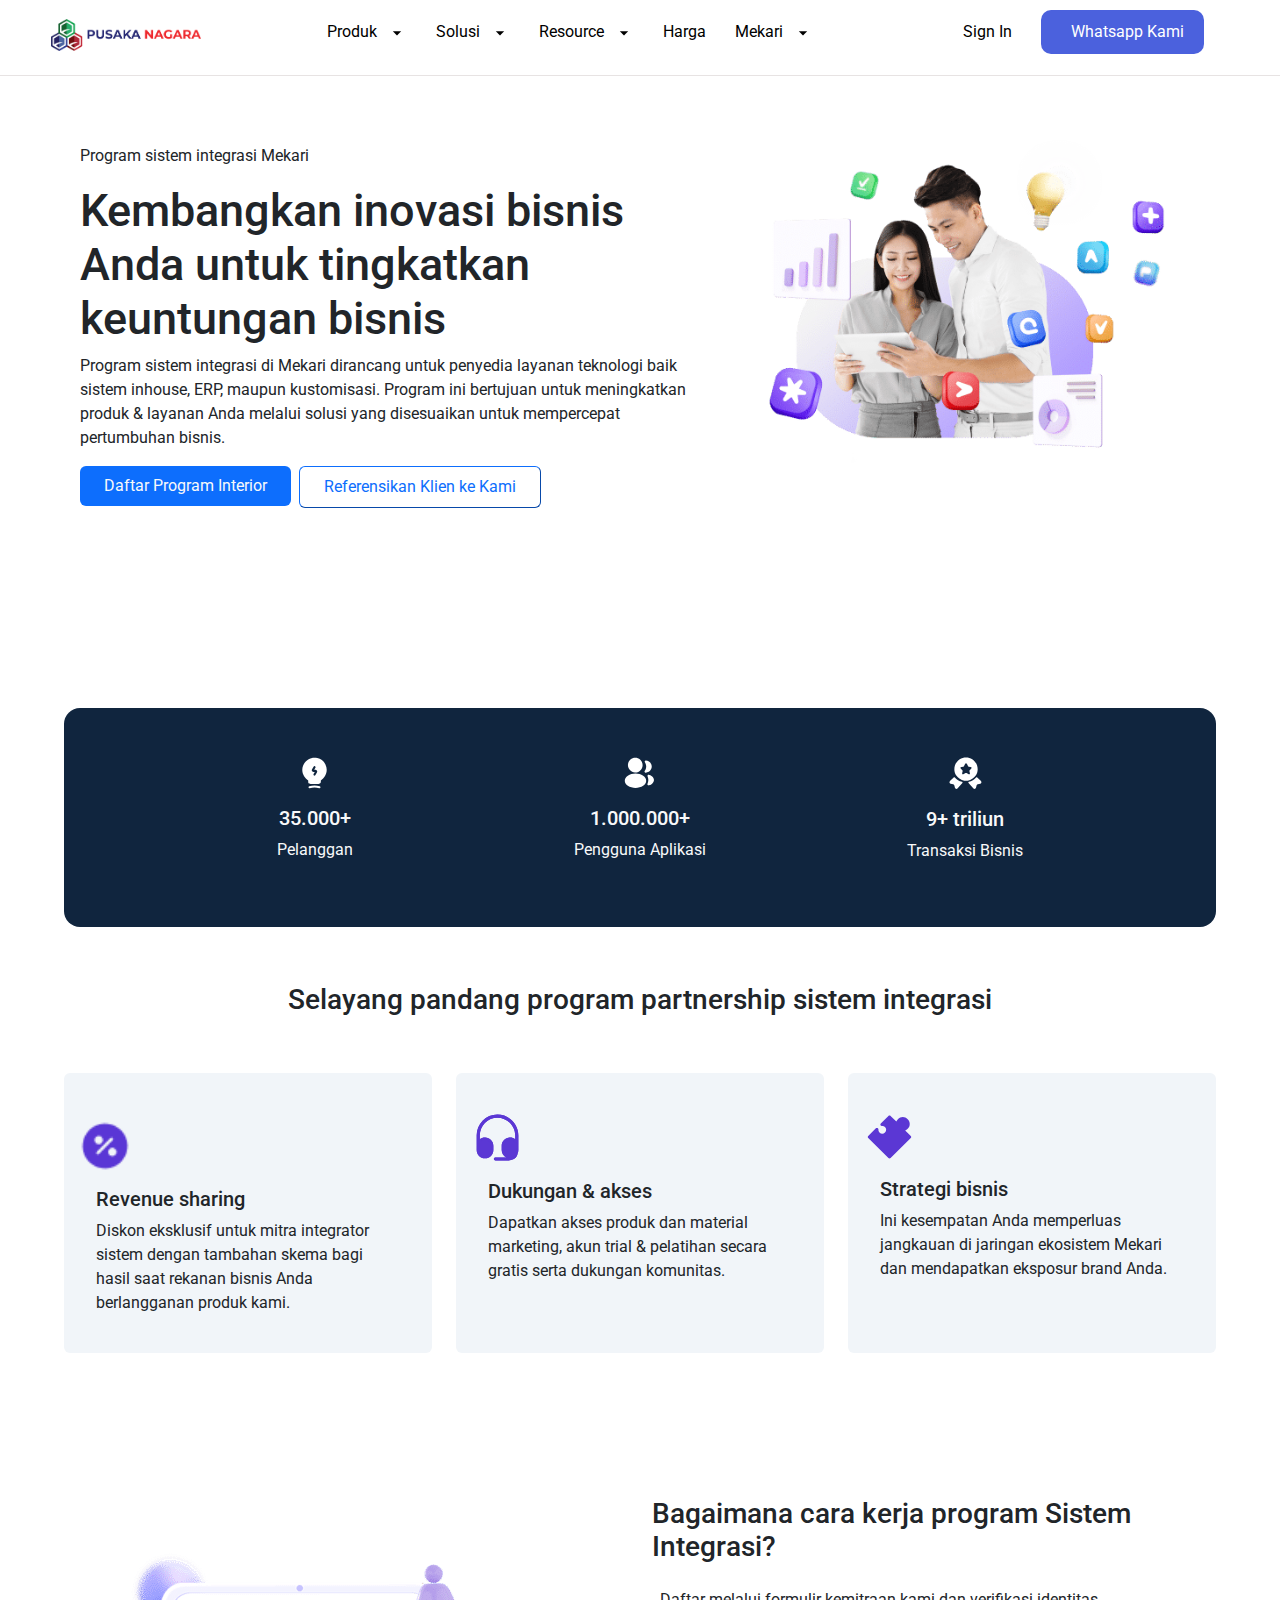
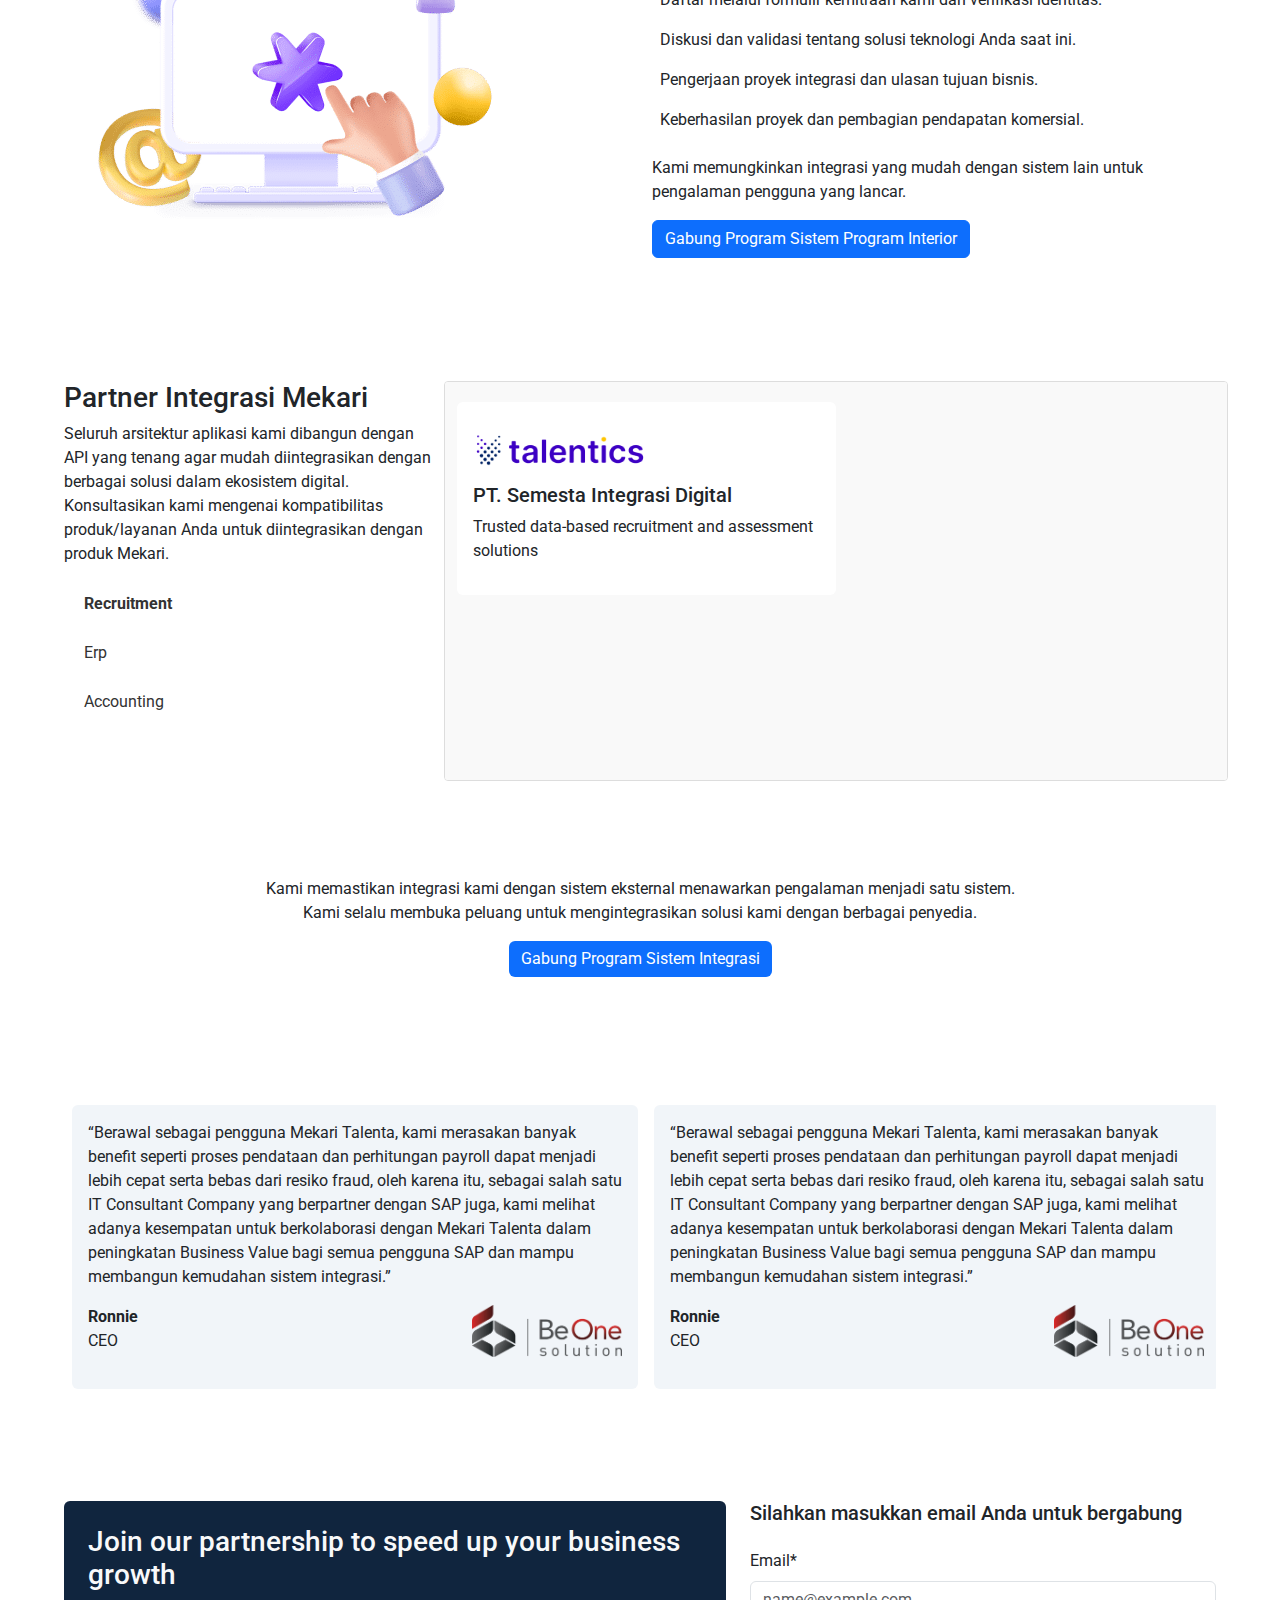
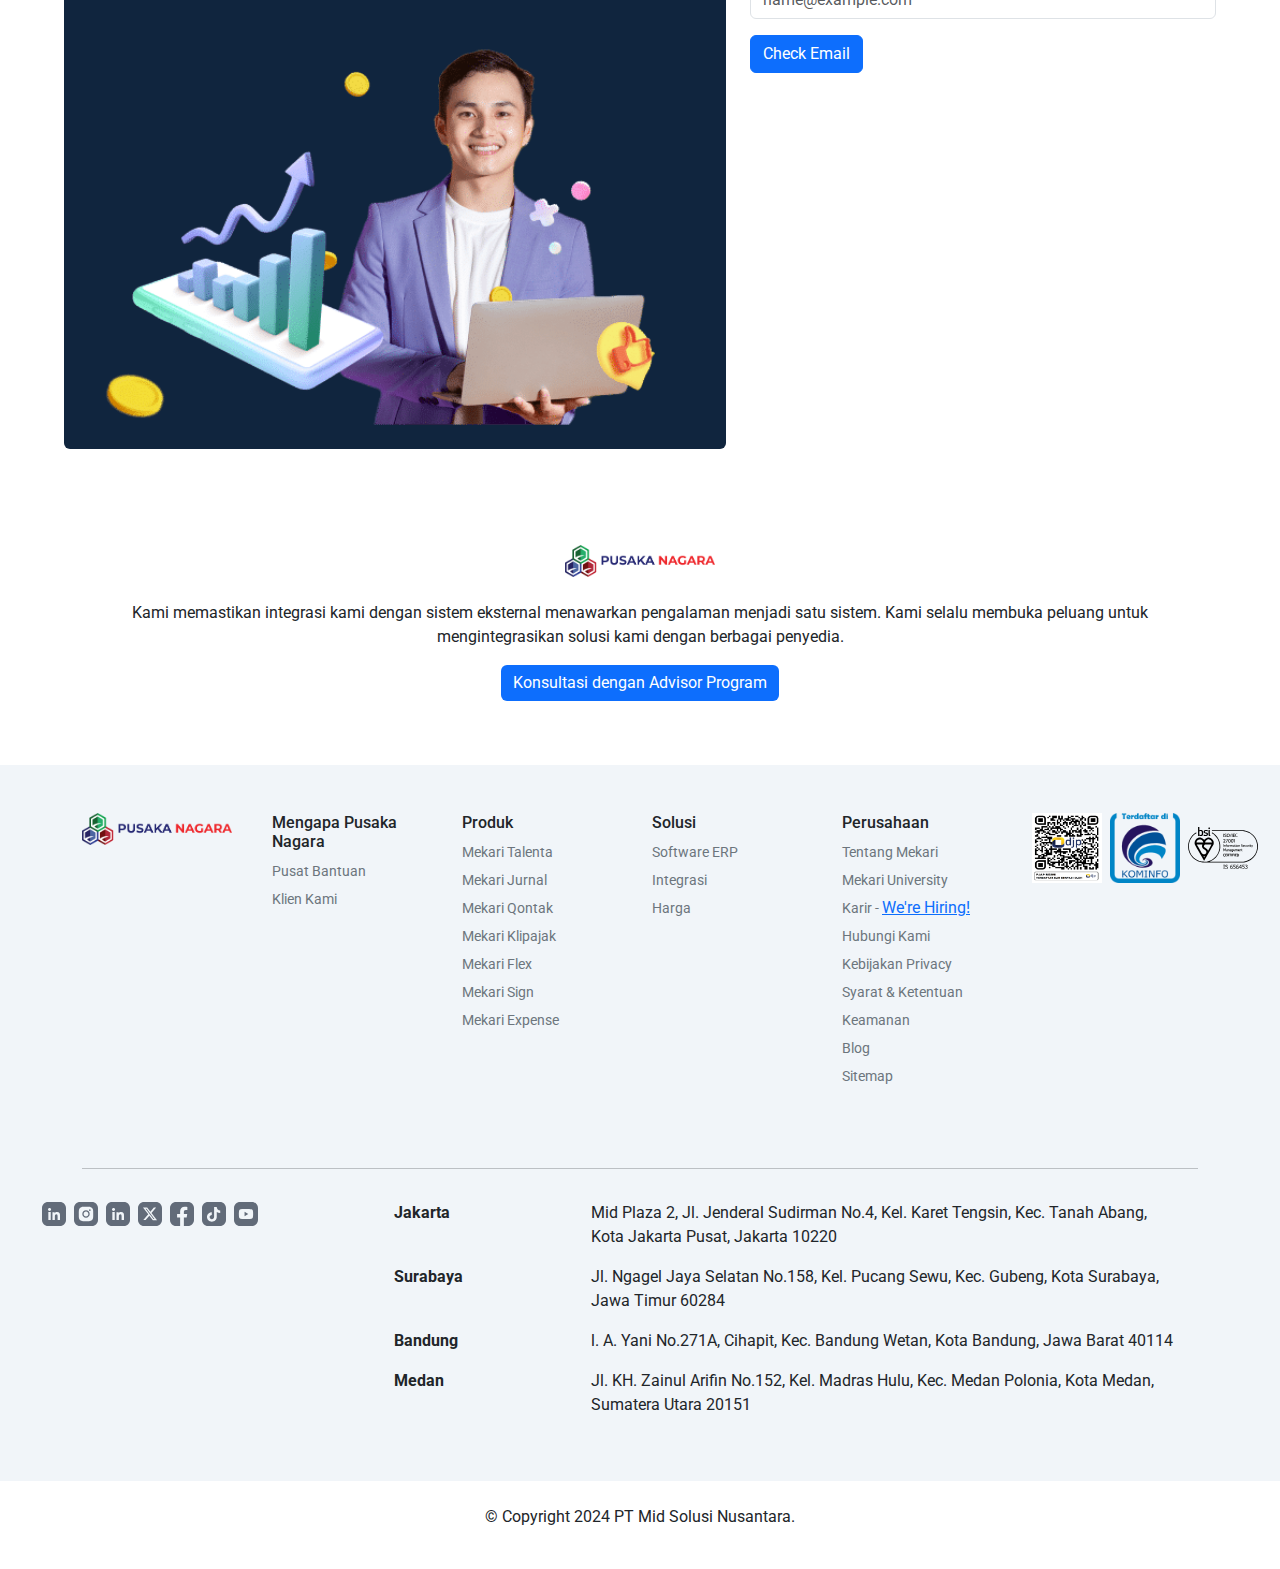
<file: program_interior.html>
<!doctype html>
<html lang="en">
  <head>
    <meta charset="utf-8">
    <meta name="viewport" content="width=device-width, initial-scale=1">
    <title>Pusaka Nagara</title>
    <link rel="stylesheet" href="style.css">
    <link rel="stylesheet" href="https://cdnjs.cloudflare.com/ajax/libs/font-awesome/6.6.0/css/all.min.css" integrity="sha512-Kc323vGBEqzTmouAECnVceyQqyqdsSiqLQISBL29aUW4U/M7pSPA/gEUZQqv1cwx4OnYxTxve5UMg5GT6L4JJg==" crossorigin="anonymous" referrerpolicy="no-referrer" />
    <link href="https://cdn.jsdelivr.net/npm/bootstrap@5.3.3/dist/css/bootstrap.min.css" rel="stylesheet" integrity="sha384-QWTKZyjpPEjISv5WaRU9OFeRpok6YctnYmDr5pNlyT2bRjXh0JMhjY6hW+ALEwIH" crossorigin="anonymous">
    <link rel="stylesheet" href="https://cdn.jsdelivr.net/npm/swiper@11/swiper-bundle.min.css"/>

<script src="https://cdn.jsdelivr.net/npm/swiper@11/swiper-bundle.min.js"></script>
  </head>
  <body>
    
    <header>
      <div class="navbar__sect">
        <div class="logo">
            <a href="index.html"><img src="assets/img/logo.png" alt="" class="small__img__logo"></a>
        </div>

        <div class="navigation__sec">
            <ul>
                <li class="underline product">
                    <a href="produk.html"><span>Produk</span><img src="assets/img/dropdown.svg" alt=""></a>
                    <div class="popup rounded-1">
                        <div class="popup__tabs d-flex flex-column py-4 px-2">
                            <button class="tab active border-0 bg-transparent text-start" data-tab="content1">
                                <h5 class="fs-6">Software Utama</h5>
                                <p class="small__text">Inovasi software-as-a-service Mekari untuk manajemen bisnis</p>
                            </button>
                            <button class="tab border-0 bg-transparent text-start" data-tab="content2">
                                <h5 class="fs-6">Layanan</h5>
                                <p class="small__text">Layanan profesional dari Mekari untuk karyawan & bisnis</p>
                            </button>
                            <button class="tab border-0 bg-transparent text-start" data-tab="content3">
                                <h5 class="fs-6">Software Pendukung</h5>
                                <p class="small__text">Dukungan inovasi ekosistem Mekari untuk akselerasi bisnis</p>
                            </button>
                        </div>
                        <div class="popup__content">
                            <div id="content1" class="tab__content active">
                                <p>Software Utama</p>
                                <ul>
                                    <a href="">
                                      <li>
                                        <div class="card__talent">
                                              <div class="thumb__icn">
                                                <img src="assets/img/apps-Talenta.webp" alt="">
                                            </div>
                                            <div class="card__text">
                                                <h5 class="fw-bold fs-6">Mekari Talenta</h5>
                                                <p class="text-secondary extra__medium__text small__mt">Software HR dan Management Karyawan</p>
                                            </div>
                                        </div>
                                    </li>
                                    </a>
                                    <a href="">
                                      <li>
                                        <div class="card__talent">
                                              <div class="thumb__icn">
                                                <img src="assets/img/apps-qontak-CRM.webp" alt="">
                                            </div>
                                            <div class="card__text">
                                                <h5 class="fw-bold fs-6">Mekari Qontak</h5>
                                                <p class="text-secondary extra__medium__text small__mt">Software CRM & <br> Omnichannel</p>
                                            </div>
                                        </div>
                                    </li>
                                    </a>
                                    <a href="">
                                      <li>
                                        <div class="card__talent">
                                              <div class="thumb__icn">
                                                <img src="assets/img/apps-Jurnal.webp" alt="">
                                            </div>
                                            <div class="card__text">
                                                <h5 class="fw-bold fs-6">Mekari Jurnal</h5>
                                                <p class="text-secondary extra__medium__text small__mt">Software Akuntansi & Supply Chain</p>
                                            </div>
                                        </div>
                                    </li>
                                    </a>
                                    <a href="">
                                      <li>
                                        <div class="card__talent">
                                              <div class="thumb__icn">
                                                <img src="assets/img/apps-klikpajak.webp" alt="">
                                            </div>
                                            <div class="card__text">
                                                <h5 class="fw-bold fs-6">Mekari Klipajak</h5>
                                                <p class="text-secondary extra__medium__text small__mt">Software Manajemen Pajak Karyawan & Bisnis</p>
                                            </div>
                                        </div>
                                    </li>
                                    </a>
                                    <a href="">
                                      <li>
                                        <div class="card__talent">
                                              <div class="thumb__icn">
                                                <img src="assets/img/apps-Flex.png" alt="">
                                            </div>
                                            <div class="card__text">
                                                <h5 class="fw-bold fs-6">Mekari Flex</h5>
                                                <p class="text-secondary extra__medium__text small__mt">Software Management dan dukungan karyawan</p>
                                            </div>
                                        </div>
                                    </li>
                                    </a>
                                    <a href="">
                                      <li>
                                        <div class="card__talent">
                                              <div class="thumb__icn">
                                                <img src="assets/img/apps-expense.webp" alt="">
                                            </div>
                                            <div class="card__text">
                                                <h5 class="fw-bold fs-6">Mekari Expense</h5>
                                                <p class="text-secondary extra__medium__text small__mt">Software manajemen anggaran dan pengeluaran</p>
                                            </div>
                                        </div>
                                    </li>
                                    </a>
                                    <a href="">
                                      <li>
                                        <div class="card__talent">
                                              <div class="thumb__icn">
                                                <img src="assets/img/apps-e-Sign.webp" alt="">
                                            </div>
                                            <div class="card__text">
                                                <h5 class="fw-bold fs-6">Mekari Sign</h5>
                                                <p class="text-secondary extra__medium__text small__mt">Software otoritas & tanda tangan digital</p>
                                            </div>
                                        </div>
                                    </li>
                                    </a>
                                    <a href="">
                                      <li>
                                        <div class="card__talent">
                                              <div class="thumb__icn">
                                                <img src="assets/img/apps-stream.webp" alt="">
                                            </div>
                                            <div class="card__text">
                                                <h5 class="fw-bold fs-6">Mekari Stream</h5>
                                                <p class="text-secondary extra__medium__text small__mt">Software otoritas & tanda tangan digital</p>
                                            </div>
                                        </div>
                                    </li>
                                    </a>
                                    <a href="">
                                      <li>
                                        <div class="card__talent">
                                              <div class="thumb__icn">
                                                <img src="assets/img/apps-mekari-capital.webp" alt="">
                                            </div>
                                            <div class="card__text">
                                                <h5 class="fw-bold fs-6">Mekari Capital</h5>
                                                <p class="text-secondary extra__medium__text small__mt">Software management pembiayaan bisinis</p>
                                            </div>
                                        </div>
                                    </li>
                                    </a>
                                    <a href="">
                                      <li>
                                        <div class="card__talent">
                                              <div class="thumb__icn">
                                                <img src="assets/img/apps-mekari-pay.webp" alt="">
                                            </div>
                                            <div class="card__text">
                                                <h5 class="fw-bold fs-6">Mekari Pay</h5>
                                                <p class="text-secondary extra__medium__text small__mt">Software management transaksi bisnis</p>
                                            </div>
                                        </div>
                                    </li>
                                    </a>
                                </ul>
                            </div>
                            <div id="content2" class="tab__content">
                              <p>Layanan</p>
                                <ul>
                                  <a href="">
                                    <li>
                                      <div class="card__talent">
                                            <div class="thumb__icn">
                                              <img src="assets/img/apps-Talenta.webp" alt="">
                                          </div>
                                          <div class="card__text">
                                              <h5 class="fw-bold fs-6">Mekari Payroll Service</h5>
                                              <p class="text-secondary extra__medium__text small__mt">Layanan pengelolaan database dan management karyawan</p>
                                          </div>
                                      </div>
                                  </li>
                                  </a>
                                  <a href="">
                                    <li>
                                      <div class="card__talent">
                                            <div class="thumb__icn">
                                              <img src="assets/img/apps-university-1.png" alt="">
                                          </div>
                                          <div class="card__text">
                                              <h5 class="fw-bold fs-6">Mekari University</h5>
                                              <p class="text-secondary extra__medium__text small__mt">Layanan Pelatihan Professional Sertifikasi</p>
                                          </div>
                                      </div>
                                  </li>
                                  </a>
                                    
                                </ul>
                            </div>
                            <div id="content3" class="tab__content">
                              <p>Software Pendukung</p>
                                <ul>
                                  <a href="">
                                    <li>
                                      <div class="card__talent">
                                            <div class="thumb__icn">
                                              <img src="assets/img/apps-flow (1).webp" alt="">
                                          </div>
                                          <div class="card__text">
                                              <h5 class="fw-bold fs-6">Mekari Flow</h5>
                                              <p class="text-secondary extra__medium__text small__mt">Software management automasi proses</p>
                                          </div>
                                      </div>
                                  </li>
                                  </a>
                                  <a href="">
                                    <li>
                                      <div class="card__talent">
                                            <div class="thumb__icn">
                                              <img src="assets/img/apps-airene (1).webp" alt="">
                                          </div>
                                          <div class="card__text">
                                              <h5 class="fw-bold fs-6">Mekari Airene</h5>
                                              <p class="text-secondary extra__medium__text small__mt">Software AI untuk berbagai produk mekari</p>
                                          </div>
                                      </div>
                                  </li>
                                  </a>
                                  <a href="">
                                    <li>
                                      <div class="card__talent">
                                            <div class="thumb__icn">
                                              <img src="assets/img/apps-access.webp" alt="">
                                          </div>
                                          <div class="card__text">
                                              <h5 class="fw-bold fs-6">Mekari Access</h5>
                                              <p class="text-secondary extra__medium__text small__mt">Software management aksesibilitas</p>
                                          </div>
                                      </div>
                                  </li>
                                  </a>
                                  <a href="">
                                    <li>
                                      <div class="card__talent">
                                            <div class="thumb__icn">
                                              <img src="assets/img/apps_mekari_officeless.webp" alt="">
                                          </div>
                                          <div class="card__text">
                                              <h5 class="fw-bold fs-6">Mekari Officeless</h5>
                                              <p class="text-secondary extra__medium__text small__mt">Software HR dan Management Karyawan</p>
                                          </div>
                                      </div>
                                  </li>
                                  </a>
                                </ul>
                            </div>
                        </div>
                    </div>
                </li>                
                
                <li class="underline solution">
                    <a href="solusi.html"><span>Solusi</span><img src="assets/img/dropdown.svg" alt=""></a>
                    <div class="popup-solution py-2 bg-white mt-1 rounded-1 z-3 position-absolute">
                        <div class="popup__content">
                            <ul>
                                <li class="solution__li rounded-1 w-100"><a href="#">
                                    <div class="solusi__item px-1 pt-4 d-flex align-items-start">
                                        <div class="img__thumb mx-2">
                                            <img src="assets/img/ich-solution-business.svg" alt="">
                                        </div>
                                        <div class="solusi__teks">
                                            <h5 class="fw-bold fs-6">Bussiness Growth</h5>
                                            <p style="margin-top: -5px;">Solusi bisnis berkembang dan berekpansi</p>
                                        </div>
                                    </div>
                                </a></li>
                                <li class="solution__li rounded-1 w-100"><a href="#">
                                    <div class="solusi__item px-1 pt-4 d-flex align-items-start">
                                        <div class="img__thumb mx-2">
                                            <img src="assets/img/ich-solution-professional (1).svg" alt="">
                                        </div>
                                        <div class="solusi__teks">
                                            <h5 class="fw-bold fs-6">Professional Growth</h5>
                                            <p style="margin-top: -5px;">Solusi Praktis untuk berkontribusi lebih baik</p>
                                        </div>
                                    </div>
                                </a></li>
                            </ul>
                        </div>
                    </div>
                </li>
                
                <li class="underline resource">
                    <a href="resources.html"><span>Resource</span><img src="assets/img/dropdown.svg" alt=""></a>
                    <div class="popup-resource position-absolute bg-white rounded-2 mt-1">
                        <div class="popup__tabs  d-flex flex-column py-4 px-2">
                            <div class="tab active" data-tab="resource1">
                              <h3 class="fw-bold fs-6">Panduan & Literasi</h3>
                                <p style="margin-top: -5px; font-size: 14px;">Berbagai wawasan untuk segala kebutuhan anda</p>
                            </div>
                            <div class="tab" data-tab="resource2">
                              <h6 class="fw-bold fs-6">Kolaborasi</h6>
                              <p style="margin-top: -5px; font-size: 14px;">Buka peluang untuk tumbuh dengan berbagai program kreatif kami</p>
                            </div>
                            <div class="tab" data-tab="resource3">
                              <h6 class="fw-bold fs-6">Partner Komersial</h6>
                              <p style="margin-top: -5px; font-size: 14px;">Sinergikan bisnis anda dengan sousi dan layanan kami</p>
                            </div>
                            <div class="tab" data-tab="resource4">
                              <h6 class="fw-bold fs-6">Program & Promosi</h6>
                              <p style="margin-top: -5px; font-size: 14px;">Kolaborasi mekari dan partner untuk kembangkan bisnis anda</p>
                            </div>
                        </div>
                        <div class="popup__content p-4">
                            <div id="resource1" class="tab__content active">
                              <p>Panduan & literasi</p>
                              
                              <div class="solution_wrapper d-flex flex-wrap">
                                <div class="solution__items">
                                  <a href="blog.html">
                                    <div class="items__sl d-flex align-items-center" style="width:250px;">
                                      <div class="images_sl ">
                                        <img src="assets/img/ich-solution-business.svg" alt="">
                                      </div>
                                      <div class="text_sl">
                                        <p class="mt-4 mx-1">Blog</p>
                                      </div>
                                    </div>
                                  </a>
                                </div>
                                <div class="solution__items">
                                  <a href="customer__service.html">
                                    <div class="items__sl d-flex align-items-center" style="width:250px;">
                                      <div class="images_sl ">
                                        <img src="assets/img/ich-help-centre.svg" alt="">
                                      </div>
                                      <div class="text_sl">
                                        <p class="mt-4 mx-1">Pusat Bantuan</p>
                                      </div>
                                    </div>
                                  </a>
                                </div>
                                <div class="solution__items">
                                  <a href="klien_kami.html">
                                    <div class="items__sl d-flex align-items-center" style="width:250px;">
                                      <div class="images_sl ">
                                        <img src="assets/img/ich-mengapa-mekari.svg" alt="">
                                      </div>
                                      <div class="text_sl">
                                        <p class="mt-4 mx-1">Study Kasus</p>
                                      </div>
                                    </div>
                                  </a>
                                </div>
                              </div>
                            </div>
                            <div id="resource2" class="tab__content">
                                <p>Kolaborasi</p>
                                <div class="solution_wrapper d-flex flex-wrap">
                                  <div class="solution__items">
                                    <a href="">
                                      <div class="items__sl d-flex align-items-center" style="width:250px;">
                                        <div class="images_sl ">
                                          <img src="assets/img/ich-news.svg" alt="">
                                        </div>
                                        <div class="text_sl">
                                          <p class="mt-4 mx-1">News & PR</p>
                                        </div>
                                      </div>
                                    </a>
                                  </div>
                                  <div class="solution__items">
                                    <a href="customer__service.html">
                                      <div class="items__sl d-flex align-items-center" style="width:250px;">
                                        <div class="images_sl ">
                                          <img src="assets/img/ich-events.svg" alt="">
                                        </div>
                                        <div class="text_sl">
                                          <p class="mt-4 mx-1">Mekari Event</p>
                                        </div>
                                      </div>
                                    </a>
                                  </div>
                                  <div class="solution__items">
                                    <a href="klien_kami.html">
                                      <div class="items__sl d-flex align-items-center" style="width:250px;">
                                        <div class="images_sl ">
                                          <img src="assets/img/ic-h-file-audio.svg" alt="">
                                        </div>
                                        <div class="text_sl">
                                          <p class="mt-4 mx-1">Mekari Podcast</p>
                                        </div>
                                      </div>
                                    </a>
                                  </div>
                                  <div class="solution__items">
                                    <a href="klien_kami.html">
                                      <div class="items__sl d-flex align-items-center" style="width:250px;">
                                        <div class="images_sl ">
                                          <img src="assets/img/ich-community.svg" alt="">
                                        </div>
                                        <div class="text_sl">
                                          <p class="mt-4 mx-1">Mekari Community</p>
                                        </div>
                                      </div>
                                    </a>
                                  </div>
                                </div>
                            </div>
                            <div id="resource3" class="tab__content">
                                <p>Partner Komersial</p>
                                <div class="solution_wrapper d-flex flex-wrap">
                                  <div class="solution__items">
                                    <a href="">
                                      <div class="items__sl d-flex align-items-center" style="width:250px;">
                                        <div class="images_sl ">
                                          <img src="assets/img/ich-solution-business.svg" alt="">
                                        </div>
                                        <div class="text_sl">
                                          <p class="mt-4 mx-1">Program Referal</p>
                                        </div>
                                      </div>
                                    </a>
                                  </div>
                                  <div class="solution__items">
                                    <a href="program_interior.html">
                                      <div class="items__sl d-flex align-items-center" style="width:250px;">
                                        <div class="images_sl ">
                                          <img src="assets/img/ich-solution-business.svg" alt="">
                                        </div>
                                        <div class="text_sl">
                                          <p class="mt-4 mx-1">Program Sistem Integrator</p>
                                        </div>
                                      </div>
                                    </a>
                                  </div>
                                  <div class="solution__items">
                                    <a href="klien_kami.html">
                                      <div class="items__sl d-flex align-items-center" style="width:250px;">
                                        <div class="images_sl ">
                                          <img src="assets/img/ich-solution-business.svg" alt="">
                                        </div>
                                        <div class="text_sl">
                                          <p class="mt-4 mx-1">Program Reseller</p>
                                        </div>
                                      </div>
                                    </a>
                                  </div>
                                </div>
                            </div>
                            <div id="resource4" class="tab__content">
                                <p>Program dan Promosi</p>
                                <div class="solution_wrapper d-flex flex-wrap">
                                  <div class="solution__items">
                                    <a href="">
                                      <div class="items__sl d-flex align-items-center" style="width:250px;">
                                        <div class="text_sl">
                                          <h6 class="mt-4 fw-bold">HSBC</h6>
                                          <p style="margin-top: -5px;">Kolaborasi mekari X HSBC untuk akselrasikan bisnis anda</p>
                                        </div>
                                      </div>
                                    </a>
                                  </div>
                                  <div class="solution__items">
                                    <a href="">
                                      <div class="items__sl d-flex align-items-center" style="width:250px;">
                                        <div class="text_sl">
                                          <h6 class="mt-4 fw-bold">HSBC</h6>
                                          <p style="margin-top: -5px;">Kolaborasi mekari X HSBC untuk akselrasikan bisnis anda</p>
                                        </div>
                                      </div>
                                    </a>
                                  </div>
                                  <div class="solution__items">
                                    <a href="">
                                      <div class="items__sl d-flex align-items-center" style="width:250px;">
                                        <div class="text_sl">
                                          <h6 class="mt-4 fw-bold">HSBC</h6>
                                          <p style="margin-top: -5px;">Kolaborasi mekari X HSBC untuk akselrasikan bisnis anda</p>
                                        </div>
                                      </div>
                                    </a>
                                  </div>
                                  <div class="solution__items">
                                    <a href="">
                                      <div class="items__sl d-flex align-items-center" style="width:250px;">
                                        <div class="text_sl">
                                          <h6 class="mt-4 fw-bold">HSBC</h6>
                                          <p style="margin-top: -5px;">Kolaborasi mekari X HSBC untuk akselrasikan bisnis anda</p>
                                        </div>
                                      </div>
                                    </a>
                                  </div>
                                  <div class="solution__items">
                                    <a href="">
                                      <div class="items__sl d-flex align-items-center" style="width:250px;">
                                        <div class="text_sl">
                                          <h6 class="mt-4 fw-bold">HSBC</h6>
                                          <p style="margin-top: -5px;">Kolaborasi mekari X HSBC untuk akselrasikan bisnis anda</p>
                                        </div>
                                      </div>
                                    </a>
                                  </div>
                                </div>
                            </div>
                        </div>
                    </div>
                </li>
                
                <li class="underline"><a href="">Harga</a></li>
                <li class="underline mekari">
                    <a href="tentang.html"><span>Mekari</span><img src="assets/img/dropdown.svg" alt=""></a>
                    <div class="popup-mekari bg-white p-2 position-absolute mt-1 box__shadow rounded-2">
                        <div class="popup__content">
                            <p>Tentang Mekari</p>
                            <ul>
                              <li><a href="carrers.html">
                                  <div class="solusi__item d-flex">
                                      <div class="img__thumb mx-2">
                                          <img src="assets/img/ich-solution-business.svg" alt="">
                                      </div>
                                      <div class="solusi__teks">
                                          <h3 class="fw-bold fs-6">Karir</h3>
                                          <p class="small__text" style="margin-top: -10px;">Solusi bisnis berkembang dan berekpansi</p>
                                      </div>
                                  </div>
                              </a></li>
                              <li><a href="#">
                                  <div class="solusi__item d-flex">
                                      <div class="img__thumb mx-2">
                                          <img src="assets/img/ich-solution-business.svg" alt="">
                                      </div>
                                      <div class="solusi__teks">
                                          <h3 class="fs-6 fw-bold">Mengapa Mekari</h3>
                                          <p class="small__text" style="margin-top: -10px;">Solusi bisnis berkembang dan berekpansi</p>
                                      </div>
                                  </div>
                              </a></li>
                          </ul>
                        </div>
                    </div>
                </li>
                
            </ul>
        </div>

        <div class="sci__sec">
            <ul>
                <li class="underline"><a href="login.html" target="_blank">Sign In</a></li>
                <li><button><i class="fab fa-whatsapp"></i><span>Whatsapp Kami</span></button></li>
            </ul>
        </div>
        <div class="burger__menu">
          <div class="bars"></div>
          <div class="bars"></div>
          <div class="bars"></div>
        </div>
    </div>

    

  </header>

  <div class="sidebar__menu">
    <div class="accordion" id="accordionExample">
      <div class="accordion-item">
        <h2 class="accordion-header">
          <button class="accordion-button" type="button" data-bs-toggle="collapse" data-bs-target="#collapseOne" aria-expanded="true" aria-controls="collapseOne">
            Produk Mekari
          </button>
        </h2>
        <div id="collapseOne" class="accordion-collapse collapse show" data-bs-parent="#accordionExample">
          <div class="accordion-body">
            
          </div>
        </div>
      </div>
      <div class="accordion-item">
        <h2 class="accordion-header">
          <button class="accordion-button collapsed" type="button" data-bs-toggle="collapse" data-bs-target="#collapseTwo" aria-expanded="false" aria-controls="collapseTwo">
            Solusi
          </button>
        </h2>
        <div id="collapseTwo" class="accordion-collapse collapse" data-bs-parent="#accordionExample">
          <div class="accordion-body">
            <strong>This is the second item's accordion body.</strong> It is hidden by default, until the collapse plugin adds the appropriate classes that we use to style each element. These classes control the overall appearance, as well as the showing and hiding via CSS transitions. You can modify any of this with custom CSS or overriding our default variables. It's also worth noting that just about any HTML can go within the <code>.accordion-body</code>, though the transition does limit overflow.
          </div>
        </div>
      </div>
      <div class="accordion-item">
        <h2 class="accordion-header">
          <button class="accordion-button collapsed" type="button" data-bs-toggle="collapse" data-bs-target="#collapseThree" aria-expanded="false" aria-controls="collapseThree">
            Resource
          </button>
        </h2>
        <div id="collapseThree" class="accordion-collapse collapse" data-bs-parent="#accordionExample">
          <div class="accordion-body">
            <strong>This is the third item's accordion body.</strong> It is hidden by default, until the collapse plugin adds the appropriate classes that we use to style each element. These classes control the overall appearance, as well as the showing and hiding via CSS transitions. You can modify any of this with custom CSS or overriding our default variables. It's also worth noting that just about any HTML can go within the <code>.accordion-body</code>, though the transition does limit overflow.
          </div>
        </div>
      </div>
      <div class="accordion-item">
        <h2 class="accordion-header">
          <button class="accordion-button collapsed" type="button" data-bs-toggle="collapse" data-bs-target="#collapseFour" aria-expanded="false" aria-controls="collapseThree">
            Harga
          </button>
        </h2>
        <div id="collapseFour" class="accordion-collapse collapse" data-bs-parent="#accordionExample">
          <div class="accordion-body">
            <strong>This is the third item's accordion body.</strong> It is hidden by default, until the collapse plugin adds the appropriate classes that we use to style each element. These classes control the overall appearance, as well as the showing and hiding via CSS transitions. You can modify any of this with custom CSS or overriding our default variables. It's also worth noting that just about any HTML can go within the <code>.accordion-body</code>, though the transition does limit overflow.
          </div>
        </div>
      </div>
    </div>
  </div>


  
  
  

  <main>
    <section class="masthead__solusi bg-white py-1 py-lg-3">
        <div class="masthead_wrap">
            <div class="container__product2 py-1 py-lg-5">
                <div class="card border-0 w-100 py-5">
                    <div class="custom_container">
                      <div class="row">
                        <div class="col-md-7 col-sm-12">
                            <div class="card-body d-flex  justify-content-center flex-column h-100">
                                <p class="card-text my-3">Program sistem integrasi Mekari</p>
                                <h3 class="card-title">Kembangkan inovasi bisnis Anda untuk tingkatkan keuntungan bisnis</h3>
                                <p>Program sistem integrasi di Mekari dirancang untuk penyedia layanan teknologi baik sistem inhouse, ERP, maupun kustomisasi. Program ini bertujuan untuk meningkatkan produk & layanan Anda melalui solusi yang disesuaikan untuk mempercepat pertumbuhan bisnis.</p>
                                <ul class="d-flex gap-2 list-unstyled flex-wrap">
                                    <li><button class="px-4 py-2 bg-primary text-light border-0 rounded">Daftar Program Interior</button></li>
                                    <li><button class="px-4 py-2 bg-transparent text-primary border-1 border-primary rounded">Referensikan Klien ke Kami</button></li>
                                </ul>
                            </div>
                        </div>
                        <div class="col-md-5">
                            <img src="assets/img/Ilustrasi-Website-2-2.webp" class="card-img" alt="Gambar Card">
                        </div>
                    </div>
                    </div>
                </div>
            </div>
        </div>
    </section>

    <section class="client bg-white py-2">
        <div class="custom_container">
          <div class="why__pusaka_soc py-5 mt-5 dark__blue rounded-4">
            <div class="row row-cols-1 row-cols-md-3 g-4" style="padding: 0px 100px;">
              <div class="col">
                <div class="card h-100 bg-transparent text-center d-flex align-items-center justify-content-center border-0">
                  <img src="assets/img/ic-w-tips.svg" class="card-img-top" alt="...">
                  <div class="card-body">
                    <h5 class="card-title text-light">35.000+</h5>
                    <p class="card-text text-light">Pelanggan</p>
                  </div>
                </div>
              </div>
              <div class="col">
                <div class="card h-100 bg-transparent text-center d-flex align-items-center justify-content-center border-0">
                  <img src="assets/img/ic-w-team.svg" class="card-img-top" alt="...">
                  <div class="card-body">
                    <h5 class="card-title text-light">1.000.000+</h5>
                    <p class="card-text text-light">Pengguna Aplikasi</p>
                  </div>
                </div>
              </div>
              <div class="col">
                <div class="card h-100 bg-transparent text-center d-flex align-items-center justify-content-center border-0">
                  <img src="assets/img/ic-w-certified.svg" class="card-img-top" alt="...">
                  <div class="card-body">
                    <h5 class="card-title text-light">9+ triliun</h5>
                    <p class="card-text text-light">Transaksi Bisnis</p>
                  </div>
                </div>
              </div>
            </div>
          </div>
        </div>
        </div>
      </section>

      <section class="program_partnership bg-white py-5">
        <div class="partnership__title text-center">
          <h3>Selayang pandang program partnership sistem integrasi</h3>
        </div>

        <div class="partnership__card__items py-5">
          <div class="custom_container">
            <div class="row">
              <div class="col-md-4">
                <div class="card w-100 blue__light border-0 p-3 py-4" style="height: 280px;">
                  <img src="assets/img/ic-promo.webp" class="card-img-top thumb__img pt-4" alt="...">
                  <div class="card-body">
                    <h5 class="card-title blue__light">Revenue sharing</h5>
                    <p class="card-text">Diskon eksklusif untuk mitra integrator sistem dengan tambahan skema bagi hasil saat rekanan bisnis Anda berlangganan produk kami.</p>
                  </div>
                </div>
              </div>
              <div class="col-md-4">
                <div class="card w-100 blue__light border-0 p-3" style="height: 280px;">
                  <img src="assets/img/ic-p-call-center.svg" class="card-img-top thumb__img pt-4" alt="...">
                  <div class="card-body">
                    <h5 class="card-title blue__light">Dukungan & akses</h5>
                    <p class="card-text">Dapatkan akses produk dan material marketing, akun trial & pelatihan secara gratis serta dukungan komunitas.</p>
                  </div>
                </div>
              </div>
              <div class="col-md-4">
                <div class="card w-100 blue__light border-0 p-3" style="height: 280px;">
                  <img src="assets/img/ic-add-ons.svg" class="card-img-top thumb__img pt-4" alt="...">
                  <div class="card-body">
                    <h5 class="card-title blue__light">Strategi bisnis</h5>
                    <p class="card-text">Ini kesempatan Anda memperluas jangkauan di jaringan ekosistem Mekari dan mendapatkan eksposur brand Anda.</p>
                  </div>
                </div>
              </div>
            </div>
          </div>
        </div>
      </section>


      <section class="how__it__works bg-white py-5">
        <div class="custom_container">
          <div class="row">
            <div class="col-md-6">
              <div class="how__it__work__container swiper how__it__work">
                <div class="how__it__work__wrapper swiper-wrapper">
                  <div class="how__it__work__items swiper-slide">
                    <img src="assets/img/img-ref-01.webp" alt="">
                  </div>
                  <div class="how__it__work__items swiper-slide">
                    <img src="assets/img/img-ref-02.webp" alt="">
                  </div>
                  <div class="how__it__work__items swiper-slide">
                    <img src="assets/img/img-ref-01.webp" alt="">
                  </div>
                </div>
              </div>
            </div>
            <div class="col-md-6">
              <div class="how__it__works__text">
                <h3>Bagaimana cara kerja program Sistem Integrasi?</h3>
                <ul class="list-unstyled my-4">
                  <li class="d-flex"><i class="fas fa-check-circle text-success"></i><span class="mx-2">Daftar melalui formulir kemitraan kami dan verifikasi identitas.</span></li>
                  <li class="my-3 d-flex"><i class="fas fa-check-circle text-success"></i><span class="mx-2">Diskusi dan validasi tentang solusi teknologi Anda saat ini.</span></li>
                  <li class="d-flex"><i class="fas fa-check-circle text-success"></i><span class="mx-2">Pengerjaan proyek integrasi dan ulasan tujuan bisnis.</span></li>
                  <li class="my-3 d-flex"><i class="fas fa-check-circle text-success"></i><span class="mx-2">Keberhasilan proyek dan pembagian pendapatan komersial.</span></li>
                </ul>
                <p>Kami memungkinkan integrasi yang mudah dengan sistem lain untuk pengalaman pengguna yang lancar.</p>
                <button class="btn btn-primary">Gabung Program Sistem Program Interior</button>
              </div>
            </div>
          </div>
        </div>
      </section>

      

      <section class="partner_integrasi py-5 bg-white">
        <div class="custom_container">
            <div class="row d-flex flex-wrap">
                <!-- Kolom 4 untuk tombol tab -->
                <div class="col-12 col-lg-4 bg-white">
                  <h3>Partner Integrasi Mekari</h3>
                  <p>Seluruh arsitektur aplikasi kami dibangun dengan API yang tenang agar mudah diintegrasikan dengan berbagai solusi dalam ekosistem digital. Konsultasikan kami mengenai kompatibilitas produk/layanan Anda untuk diintegrasikan dengan produk Mekari.</p>
                    <div class="tabs">
                        <button class="tab-link active bg-transparent" onclick="openTab(event, 'tab1')">Recruitment</button>
                        <button class="tab-link bg-transparent" onclick="openTab(event, 'tab2')">Erp</button>
                        <button class="tab-link bg-transparent" onclick="openTab(event, 'tab3')">Accounting</button>
                    </div>
                </div>
    
                <!-- Kolom 8 untuk konten tab -->
                <div class="col-12 col-lg-8 custom__col__12">
                    <div id="tab1" class="tab-content active">
                        <div class="card__items bg-white p-3 w-50 rounded-2">
                          <img src="assets/img/Talentics.png" alt="" class="w-50">
                          <h5>PT. Semesta Integrasi Digital</h5>
                          <p>Trusted data-based recruitment and assessment solutions</p>
                        </div>
                    </div>
                    <div id="tab2" class="tab-content">
                        <div class="row row-gap-4">
                          <div class="col-md-6">
                            <div class="card__items bg-white p-3 w-100 rounded-2">
                              <img src="assets/img/Nurosoft.png" alt="" class="w-50">
                              <h5>PT. Nuroho Software Consulting</h5>
                              <p>Implement Odoo ERP and develop apps for leading companies in various industries</p>
                            </div>
                        </div>
                          <div class="col-md-6">
                            <div class="card__items bg-white p-3 w-100 rounded-2">
                              <img src="assets/img/Dynamia.png" alt="" class="w-50">
                              <h5>PT. Dynamics Inovasi Solusindo</h5>
                              <p>Dynamia delivers enterprise solutions tailored to your unique requirements and services.</p>
                            </div>
                        </div>
                          <div class="col-md-6">
                            <div class="card__items bg-white p-3 w-100 rounded-2">
                              <img src="assets/img/Talentics.png" alt="" class="w-50">
                              <h5>PT. Semesta Integrasi Digital</h5>
                              <p>Trusted data-based recruitment and assessment solutions</p>
                            </div>
                        </div>
                          <div class="col-md-6"> 
                            <div class="card__items bg-white p-3 w-100 rounded-2">
                              <img src="assets/img/Talentics.png" alt="" class="w-50">
                              <h5>PT. Semesta Integrasi Digital</h5>
                              <p>Trusted data-based recruitment and assessment solutions</p>
                            </div>
                        </div>
                          <div class="col-md-6">
                            <div class="card__items bg-white p-3 w-100 rounded-2">
                              <img src="assets/img/Talentics.png" alt="" class="w-50">
                              <h5>PT. Semesta Integrasi Digital</h5>
                              <p>Trusted data-based recruitment and assessment solutions</p>
                            </div>
                        </div>
                    </div>
                  </div>
                  <div id="tab3" class="tab-content">
                      <div class="row">
                        <div class="col-md-6">
                          <div class="card__items bg-white p-3 w-100 rounded-2">
                            <img src="assets/img/Talentics.png" alt="" class="w-50">
                            <h5>PT. Semesta Integrasi Digital</h5>
                            <p>Trusted data-based recruitment and assessment solutions</p>
                          </div>
                      </div>
                      </div>
                  </div>
            </div>
        </div>
    </section>
    
    
    

      <section class="footer__cta py-5 bg-white">
        <div class="container text-center">
         <div class="cta__desc">
           <p>Kami memastikan integrasi kami dengan sistem eksternal menawarkan pengalaman menjadi satu sistem. <br>
            Kami selalu membuka peluang untuk mengintegrasikan solusi kami dengan berbagai penyedia.</p>
         </div>
         <div class="cta__button d-flex align-items-center justify-content-center">
           <ul class="list-unstyled d-flex">
             <li><button class="border-0 btn btn-primary">Gabung Program Sistem Integrasi</span></button></li>
           </ul>
         </div>
        </div>
       </section>

       <section class="rss__news bg-white py-5">
        <div class="container_rss custom_container">
            <div class="rss__items swiper program__interior_items py-3">
                <div class="rss__items_wrapper swiper-wrapper">
                  <div class="card swiper-slide mx-2 border-0 blue__light" >
                    <div class="card-body">
                      <div class="long__text__sect">
                        <p>“Berawal sebagai pengguna Mekari Talenta, kami merasakan banyak benefit seperti proses pendataan dan perhitungan payroll dapat menjadi lebih cepat serta bebas dari resiko fraud, oleh karena itu, sebagai salah satu IT Consultant Company yang berpartner dengan SAP juga, kami melihat adanya kesempatan untuk berkolaborasi dengan Mekari Talenta dalam peningkatan Business Value bagi semua pengguna SAP dan mampu membangun kemudahan sistem integrasi.”</p>
                      </div>
                      <ul class="list-unstyled d-flex justify-content-between flex-wrap">
                        <li>
                          <span class="fw-bold">Ronnie</span><br>
                          <span>CEO</span>
                        </li>
                        <li><img src="assets/img/BEONE-LOGO.png" alt="" class="small__img__logo"></li>
                      </ul>
                    </div>
                  </div>
                  <div class="card swiper-slide mx-2 border-0 blue__light" >
                    <div class="card-body">
                      <div class="long__text__sect">
                        <p>“Berawal sebagai pengguna Mekari Talenta, kami merasakan banyak benefit seperti proses pendataan dan perhitungan payroll dapat menjadi lebih cepat serta bebas dari resiko fraud, oleh karena itu, sebagai salah satu IT Consultant Company yang berpartner dengan SAP juga, kami melihat adanya kesempatan untuk berkolaborasi dengan Mekari Talenta dalam peningkatan Business Value bagi semua pengguna SAP dan mampu membangun kemudahan sistem integrasi.”</p>
                      </div>
                      <ul class="list-unstyled d-flex justify-content-between flex-wrap">
                        <li>
                          <span class="fw-bold">Ronnie</span><br>
                          <span>CEO</span>
                        </li>
                        <li><img src="assets/img/BEONE-LOGO.png" alt="" class="small__img__logo"></li>
                      </ul>
                    </div>
                  </div>
                  <div class="card swiper-slide mx-2 border-0 blue__light" >
                    <div class="card-body">
                      <div class="long__text__sect">
                        <p>“Berawal sebagai pengguna Mekari Talenta, kami merasakan banyak benefit seperti proses pendataan dan perhitungan payroll dapat menjadi lebih cepat serta bebas dari resiko fraud, oleh karena itu, sebagai salah satu IT Consultant Company yang berpartner dengan SAP juga, kami melihat adanya kesempatan untuk berkolaborasi dengan Mekari Talenta dalam peningkatan Business Value bagi semua pengguna SAP dan mampu membangun kemudahan sistem integrasi.”</p>
                      </div>
                      <ul class="list-unstyled d-flex justify-content-between flex-wrap">
                        <li>
                          <span class="fw-bold">Ronnie</span><br>
                          <span>CEO</span>
                        </li>
                        <li><img src="assets/img/BEONE-LOGO.png" alt="" class="small__img__logo"></li>
                      </ul>
                    </div>
                  </div>
                  <div class="card swiper-slide mx-2 border-0 blue__light" >
                    <div class="card-body">
                      <div class="long__text__sect">
                        <p>“Berawal sebagai pengguna Mekari Talenta, kami merasakan banyak benefit seperti proses pendataan dan perhitungan payroll dapat menjadi lebih cepat serta bebas dari resiko fraud, oleh karena itu, sebagai salah satu IT Consultant Company yang berpartner dengan SAP juga, kami melihat adanya kesempatan untuk berkolaborasi dengan Mekari Talenta dalam peningkatan Business Value bagi semua pengguna SAP dan mampu membangun kemudahan sistem integrasi.”</p>
                      </div>
                      <ul class="list-unstyled d-flex justify-content-between flex-wrap">
                        <li>
                          <span class="fw-bold">Ronnie</span><br>
                          <span>CEO</span>
                        </li>
                        <li><img src="assets/img/BEONE-LOGO.png" alt="" class="small__img__logo"></li>
                      </ul>
                    </div>
                  </div>
                </div>
              </div>
        </div>
    </section>

    <section class="sform py-5 bg-white">
      <div class="custom_container">
        <div class="row">
          <div class="col-md-7">
            <div class="card border-0 dark__blue text-light p-4">
              <h3>Join our partnership to speed up your business growth</h3>
              <img src="assets/img/Ilustrasi-Website-3-2-1.webp" alt="">
            </div>
          </div>
          <div class="col-md-5">
            <div class="card border-0">
              <h5>Silahkan masukkan email Anda untuk bergabung</h5>
              <div class="mb-3">
                <label for="exampleFormControlInput1" class="mt-3 form-label">Email*</label>
                <input type="email" class="form-control" id="exampleFormControlInput1" placeholder="name@example.com">
              </div>
              <div class="email__btn">
                <button class="btn btn-primary">Check Email</button>
              </div>
            </div>
          </div>
        </div>
      </div>
    </section>

    <section class="footer__cta py-5 bg-white">
      <div class="container text-center">
       <div class="cta__desc">
        <div class="cta__logo mb-4">
          <img src="assets/img/logo.png" alt="" class="small__img__logo">
        </div>
         <p>Kami memastikan integrasi kami dengan sistem eksternal menawarkan pengalaman menjadi satu sistem.
          Kami selalu membuka peluang untuk mengintegrasikan solusi kami dengan berbagai penyedia.</p>
       </div>
       <div class="cta__button d-flex align-items-center justify-content-center">
         <ul class="list-unstyled d-flex">
           <li><button class="border-0 btn btn-primary"> <i class="fab fa-whatsapp"></i> <span>Konsultasi dengan Advisor Program </span></button></li>
         </ul>
       </div>
      </div>
     </section>

     <section class="footer py-5">
      <div class="container">
        <div class="row">
          <!-- Logo -->
          <div class="col-12 col-md-2 ">
            <img src="assets/img/logo.png" alt="" class="small__img__logo mb-4">
          </div>
          
          <!-- Mengapa Mekari -->
          <div class="col-6 col-md-2">
            <h5 class="medium__text">Mengapa Pusaka Nagara</h5>
            <ul class="list-unstyled">
              <li><a href="#" class="text-decoration-none text-secondary extra__medium__text">Pusat Bantuan</a></li>
              <li class="my-1"><a href="#" class="text-decoration-none text-secondary extra__medium__text">Klien Kami</a></li>
            </ul>
          </div>
    
          <!-- Produk -->
          <div class="col-6 col-md-2">
            <h5 class="medium__text">Produk</h5>
            <ul class="list-unstyled">
              <li><a href="#" class="text-decoration-none text-secondary extra__medium__text">Mekari Talenta</a></li>
              <li class="my-1"><a href="#" class="text-decoration-none text-secondary extra__medium__text">Mekari Jurnal</a></li>
              <li><a href="#" class="text-decoration-none text-secondary extra__medium__text">Mekari Qontak</a></li>
              <li class="my-1"><a href="#" class="text-decoration-none text-secondary extra__medium__text">Mekari Klipajak</a></li>
              <li><a href="#" class="text-decoration-none text-secondary extra__medium__text">Mekari Flex</a></li>
              <li class="my-1"><a href="#" class="text-decoration-none text-secondary extra__medium__text">Mekari Sign</a></li>
              <li><a href="#" class="text-decoration-none text-secondary extra__medium__text">Mekari Expense</a></li>
            </ul>
          </div>
    
          <!-- Solusi -->
          <div class="col-6 col-md-2">
            <h5 class="medium__text">Solusi</h5>
            <ul class="list-unstyled">
              <li><a href="#" class="text-decoration-none text-secondary extra__medium__text">Software ERP</a></li>
              <li class="my-1"><a href="#" class="text-decoration-none text-secondary extra__medium__text">Integrasi</a></li>
              <li><a href="#" class="text-decoration-none text-secondary extra__medium__text">Harga</a></li>
            </ul>
          </div>
    
          <!-- Perusahaan -->
          <div class="col-6 col-md-2">
            <h5 class="medium__text">Perusahaan</h5>
            <ul class="list-unstyled">
              <li><a href="#" class="text-decoration-none text-secondary extra__medium__text">Tentang Mekari</a></li>
              <li class="my-1"><a href="#" class="text-decoration-none text-secondary extra__medium__text">Mekari University</a></li>
              <li><a href="#" class="text-decoration-none text-secondary extra__medium__text">Karir - <a href="">We're Hiring!</a></a></li>
              <li class="my-1"><a href="#" class="text-decoration-none text-secondary extra__medium__text">Hubungi Kami</a></li>
              <li><a href="#" class="text-decoration-none text-secondary  extra__medium__text">Kebijakan Privacy</a></li>
              <li class="my-1"><a href="#" class="text-decoration-none text-secondary extra__medium__text">Syarat & Ketentuan</a></li>
              <li><a href="#" class="text-decoration-none text-secondary extra__medium__text">Keamanan</a></li>
              <li class="my-1"><a href="#" class="text-decoration-none text-secondary extra__medium__text">Blog</a></li>
              <li><a href="#" class="text-decoration-none text-secondary extra__medium__text">Sitemap</a></li>
            </ul>
          </div>
    
          <!-- Footer Logo -->
          <div class="col-12 col-md-2 footer_logo">
            <ul class="list-unstyled d-flex">
              <li><a href="#"><img src="assets/img/qr-code-jurnal_EDIT.png.webp" alt=""></a></li>
              <li class="mx-2"><a href="#"><img src="assets/img/pse-terdaftar.png.webp" alt=""></a></li>
              <li><a href="#"><img src="assets/img/logo-iso-1.svg" alt=""></a></li>
            </ul>
          </div>
        </div>
      </div>
    </section>
    

    <div class="container">
      <hr>
    </div>

    <section class="footer_addr mt-3">
      <div class="custom_container pt-3">
        <div class="row d-flex justify-content-between">
          <div class="col-12 col-md-2 flex justify-content-center align-items-center">
            <ul class="d-flex list-unstyled flex justify-content-center align-items-center">
              <li><img src="assets/img/icf-linkedin.svg" alt=""></li>
              <li class="mx-2"><img src="assets/img/icf-instagram.svg" alt=""></li>
              <li><img src="assets/img/icf-linkedin.svg" alt=""></li>
              <li class="mx-2"><img src="assets/img/icf-twitter.svg" alt=""></li>
              <li><img src="assets/img/icf-facebook.svg" alt=""></li>
              <li class="ms-2"><img src="assets/img/icf-tiktok.svg" alt=""></li>
              <li class="ms-2"><img src="assets/img/icf-youtube.svg" alt=""></li>
            </ul>
          </div>
          <div class="col-md-9 px-2 px-lg-5 addr_location">
            <ul class="list-unstyled">
              <li class="d-flex justify-content-between flex-wrap">
                <span class="location"><strong>Jakarta</strong></span>
                <span class="address">
                  Mid Plaza 2, Jl. Jenderal Sudirman No.4, Kel. Karet Tengsin, Kec. Tanah Abang, Kota Jakarta Pusat, Jakarta 10220</span>
              </li>
              <li class="d-flex justify-content-between my-3 flex-wrap">
                <span class="location"><strong>Surabaya</strong></span>
                <span class="address">Jl. Ngagel Jaya Selatan No.158, Kel. Pucang Sewu, Kec. Gubeng, Kota Surabaya, Jawa Timur 60284</span>
              </li>
              <li class="d-flex justify-content-between flex-wrap">
                <span class="location"><strong>Bandung</strong></span>
                <span class="address">l. A. Yani No.271A, Cihapit, Kec. Bandung Wetan, Kota Bandung, Jawa Barat 40114</span>
              </li>
              <li class="d-flex justify-content-between mt-3 flex-wrap">
                <span class="location"><strong>Medan</strong></span>
                <span class="address">Jl. KH. Zainul Arifin No.152, Kel. Madras Hulu, Kec. Medan Polonia, Kota Medan, Sumatera Utara 20151</span>
              </li>
            </ul>
          </div>
        </div>
      </div>
    </section>

    <section class="footer__bot bg-white text-center py-4 mt-5">
      <p>© Copyright 2024 PT Mid Solusi Nusantara.</p>
    </section>
    
      
    </main>



    <script src="script.js"></script>

  <script src="https://cdn.jsdelivr.net/npm/bootstrap@5.3.3/dist/js/bootstrap.bundle.min.js" integrity="sha384-YvpcrYf0tY3lHB60NNkmXc5s9fDVZLESaAA55NDzOxhy9GkcIdslK1eN7N6jIeHz" crossorigin="anonymous"></script>

</body>
</html>
</file>
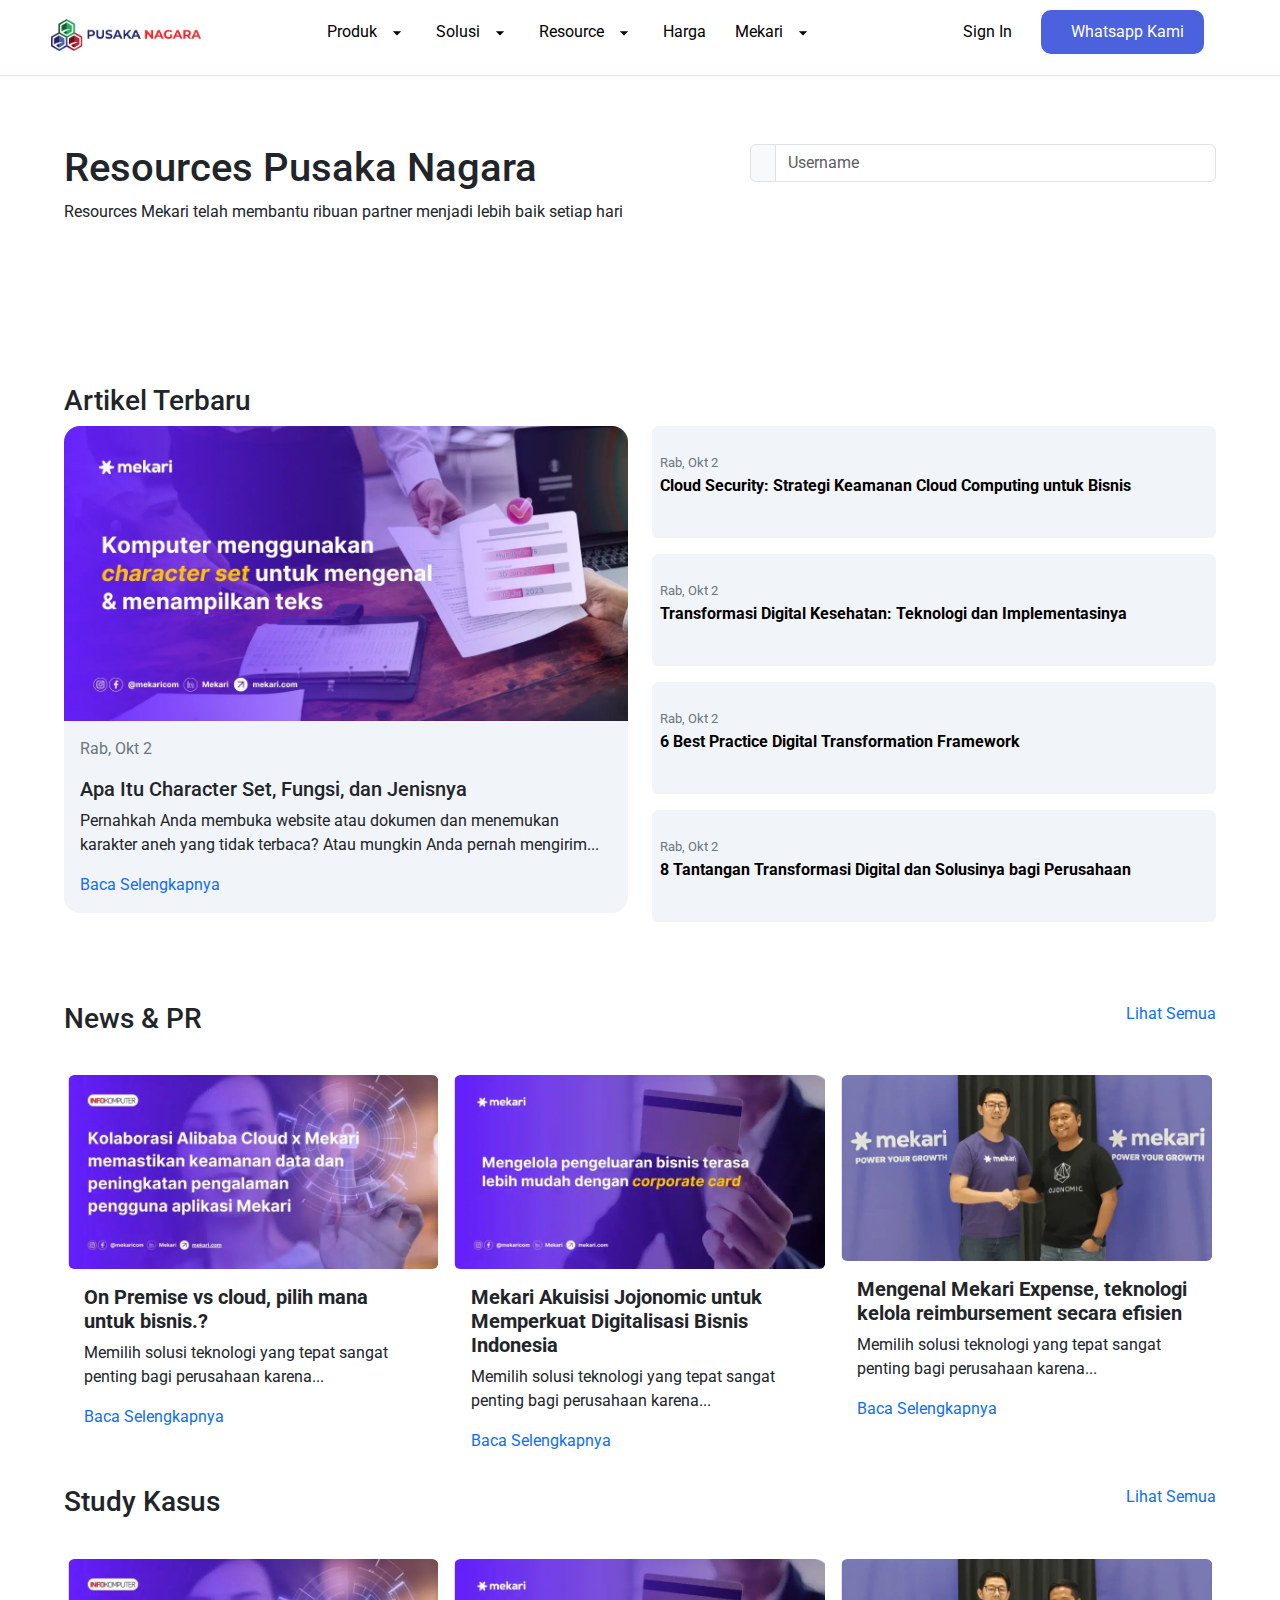
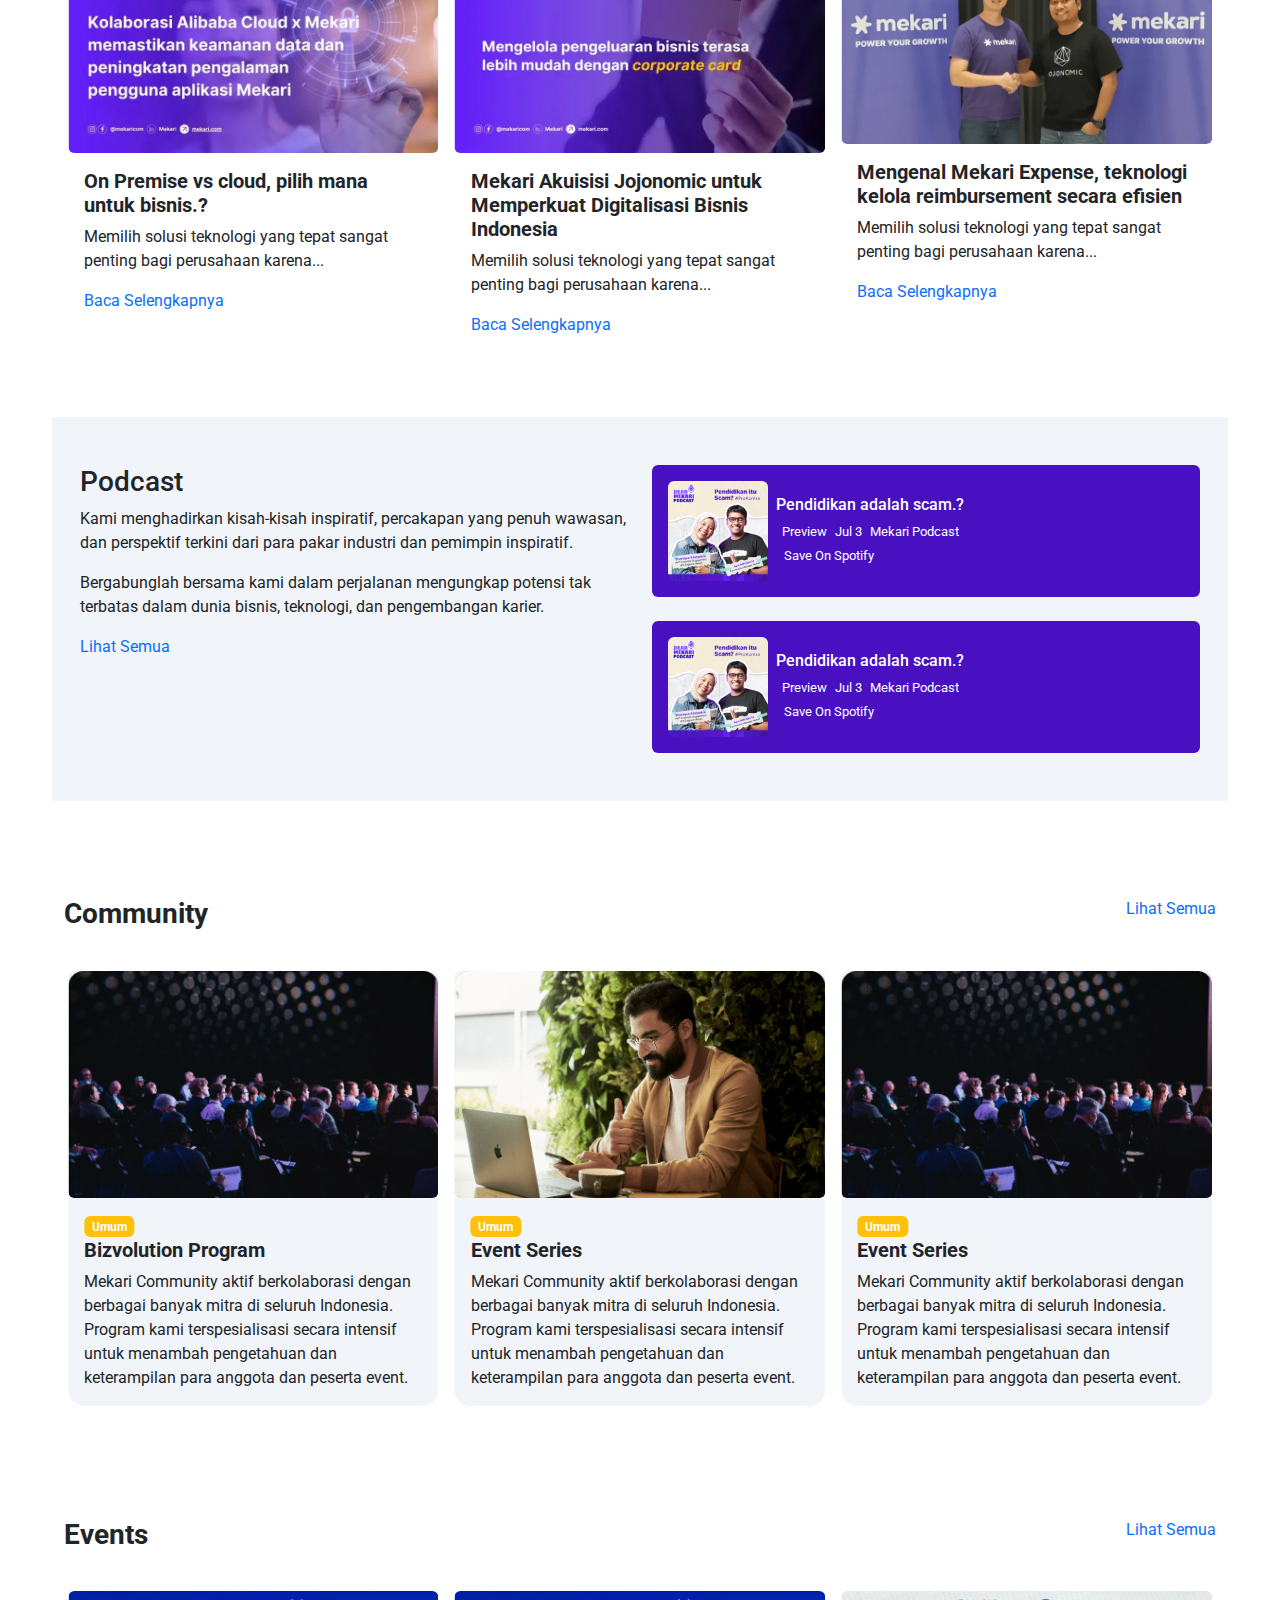
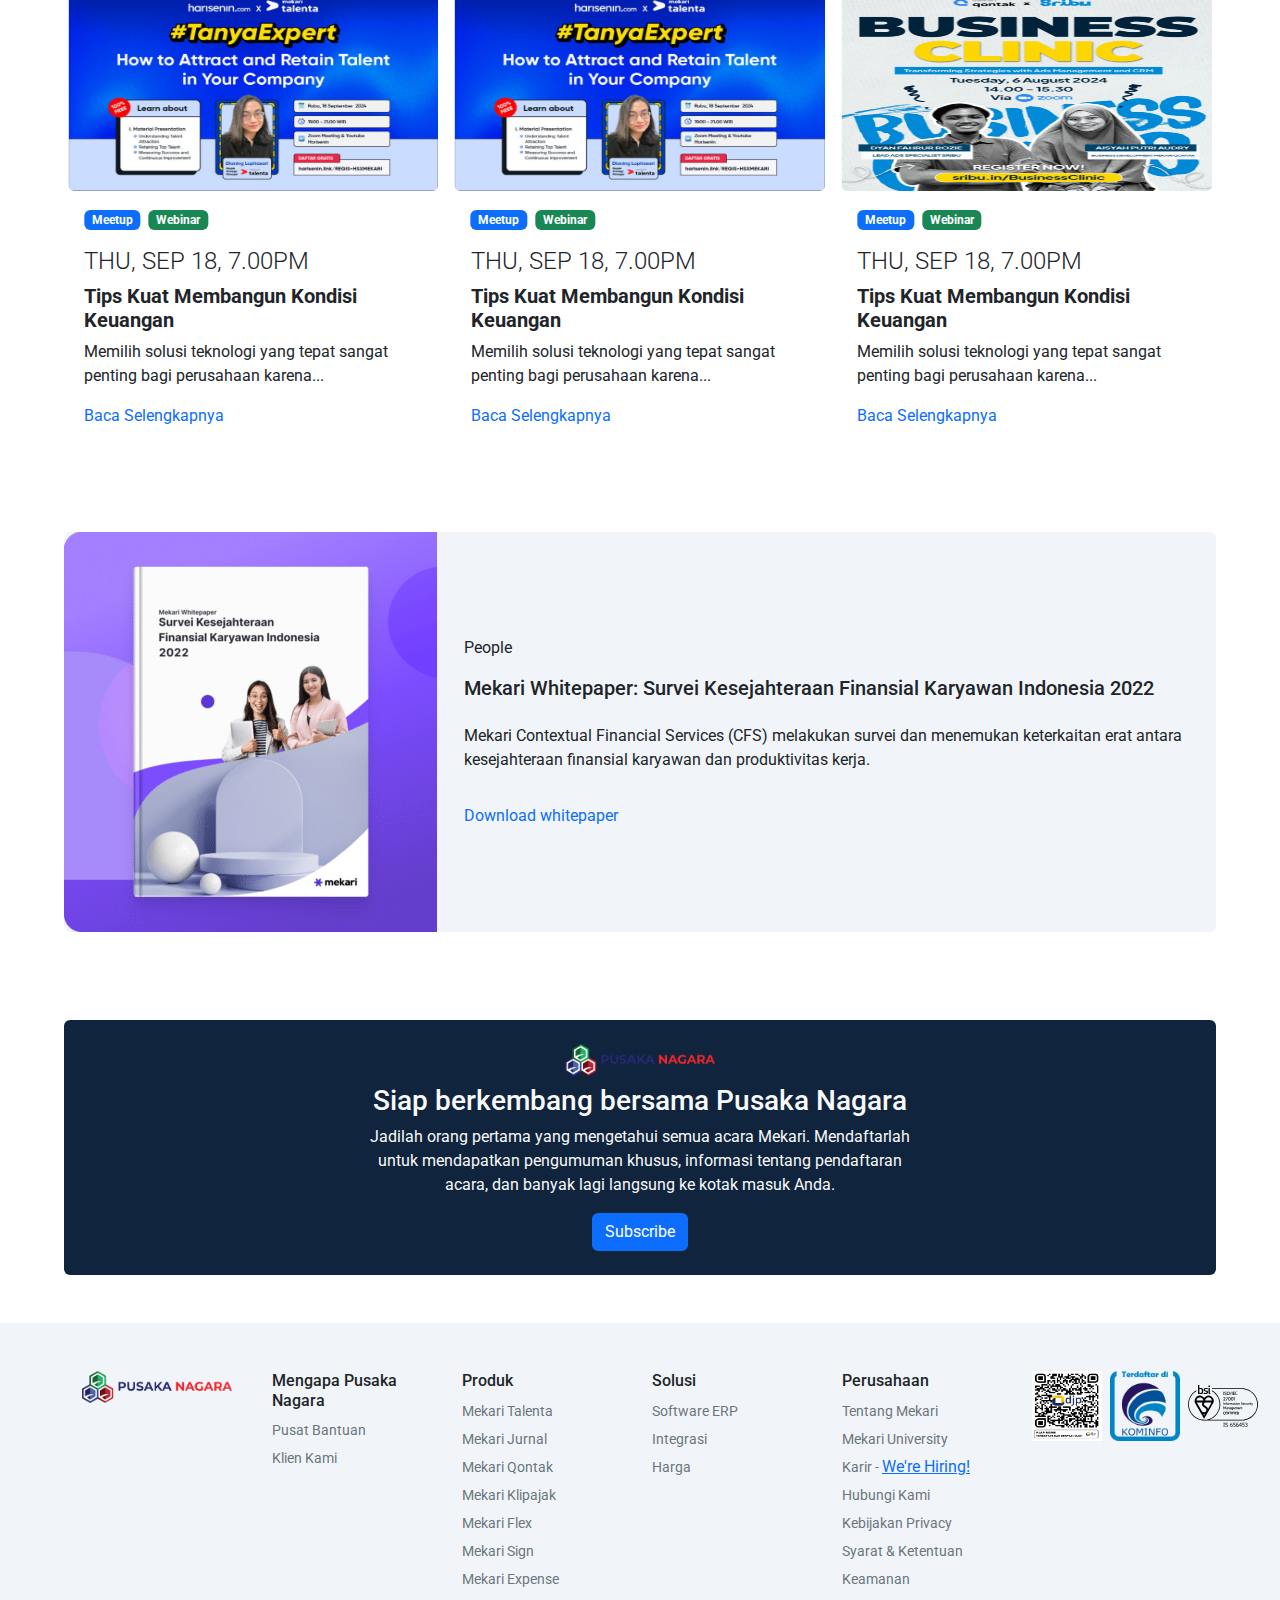
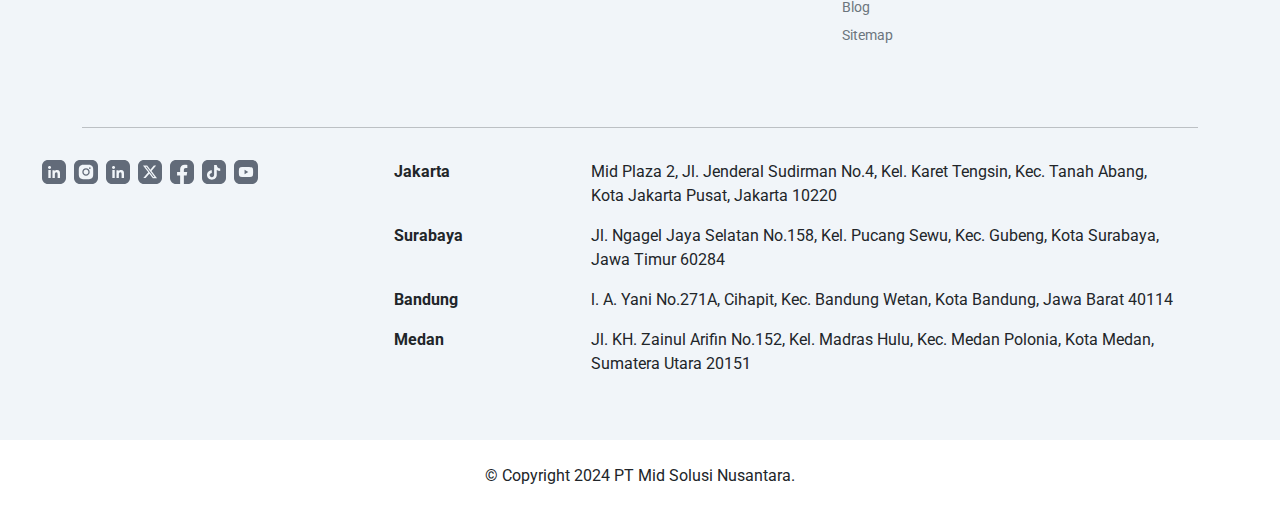
<file: resources.html>
<!doctype html>
<html lang="en">
  <head>
    <meta charset="utf-8">
    <meta name="viewport" content="width=device-width, initial-scale=1">
    <title>Pusaka Nagara</title>
    <link rel="stylesheet" href="style.css">
    <link rel="stylesheet" href="https://cdnjs.cloudflare.com/ajax/libs/font-awesome/6.6.0/css/all.min.css" integrity="sha512-Kc323vGBEqzTmouAECnVceyQqyqdsSiqLQISBL29aUW4U/M7pSPA/gEUZQqv1cwx4OnYxTxve5UMg5GT6L4JJg==" crossorigin="anonymous" referrerpolicy="no-referrer" />
    <link href="https://cdn.jsdelivr.net/npm/bootstrap@5.3.3/dist/css/bootstrap.min.css" rel="stylesheet" integrity="sha384-QWTKZyjpPEjISv5WaRU9OFeRpok6YctnYmDr5pNlyT2bRjXh0JMhjY6hW+ALEwIH" crossorigin="anonymous">
    <link rel="stylesheet" href="https://cdn.jsdelivr.net/npm/swiper@11/swiper-bundle.min.css"/>

<script src="https://cdn.jsdelivr.net/npm/swiper@11/swiper-bundle.min.js"></script>
  </head>
  <style>
   .logo {
    max-height: 56px;
    transition: transform 0.8s ease, opacity 0.8s ease;
    opacity: 1;
    transform: translateY(0); /* Posisi normal */
}

.fall {
    opacity: 0;
    transform: translateY(100%); /* Tenggelam ke bawah */
}

.rise {
    opacity: 0;
    transform: translateY(-100%); /* Muncul dari atas */
}

.visible {
    opacity: 1;
    transform: translateY(0); /* Kembali ke posisi normal dan terlihat */
}

  </style>
  <body>
    
    <header>
      <div class="navbar__sect">
        <div class="logo">
            <a href="index.html"><img src="assets/img/logo.png" alt="" class="small__img__logo"></a>
        </div>

        <div class="navigation__sec">
            <ul>
                <li class="underline product">
                    <a href="produk.html"><span>Produk</span><img src="assets/img/dropdown.svg" alt=""></a>
                    <div class="popup rounded-1">
                        <div class="popup__tabs d-flex flex-column py-4 px-2">
                            <button class="tab active border-0 bg-transparent text-start" data-tab="content1">
                                <h5 class="fs-6">Software Utama</h5>
                                <p class="small__text">Inovasi software-as-a-service Mekari untuk manajemen bisnis</p>
                            </button>
                            <button class="tab border-0 bg-transparent text-start" data-tab="content2">
                                <h5 class="fs-6">Layanan</h5>
                                <p class="small__text">Layanan profesional dari Mekari untuk karyawan & bisnis</p>
                            </button>
                            <button class="tab border-0 bg-transparent text-start" data-tab="content3">
                                <h5 class="fs-6">Software Pendukung</h5>
                                <p class="small__text">Dukungan inovasi ekosistem Mekari untuk akselerasi bisnis</p>
                            </button>
                        </div>
                        <div class="popup__content">
                            <div id="content1" class="tab__content active">
                                <p>Software Utama</p>
                                <ul>
                                    <a href="">
                                      <li>
                                        <div class="card__talent">
                                              <div class="thumb__icn">
                                                <img src="assets/img/apps-Talenta.webp" alt="">
                                            </div>
                                            <div class="card__text">
                                                <h5 class="fw-bold fs-6">Mekari Talenta</h5>
                                                <p class="text-secondary extra__medium__text small__mt">Software HR dan Management Karyawan</p>
                                            </div>
                                        </div>
                                    </li>
                                    </a>
                                    <a href="">
                                      <li>
                                        <div class="card__talent">
                                              <div class="thumb__icn">
                                                <img src="assets/img/apps-qontak-CRM.webp" alt="">
                                            </div>
                                            <div class="card__text">
                                                <h5 class="fw-bold fs-6">Mekari Qontak</h5>
                                                <p class="text-secondary extra__medium__text small__mt">Software CRM & <br> Omnichannel</p>
                                            </div>
                                        </div>
                                    </li>
                                    </a>
                                    <a href="">
                                      <li>
                                        <div class="card__talent">
                                              <div class="thumb__icn">
                                                <img src="assets/img/apps-Jurnal.webp" alt="">
                                            </div>
                                            <div class="card__text">
                                                <h5 class="fw-bold fs-6">Mekari Jurnal</h5>
                                                <p class="text-secondary extra__medium__text small__mt">Software Akuntansi & Supply Chain</p>
                                            </div>
                                        </div>
                                    </li>
                                    </a>
                                    <a href="">
                                      <li>
                                        <div class="card__talent">
                                              <div class="thumb__icn">
                                                <img src="assets/img/apps-klikpajak.webp" alt="">
                                            </div>
                                            <div class="card__text">
                                                <h5 class="fw-bold fs-6">Mekari Klipajak</h5>
                                                <p class="text-secondary extra__medium__text small__mt">Software Manajemen Pajak Karyawan & Bisnis</p>
                                            </div>
                                        </div>
                                    </li>
                                    </a>
                                    <a href="">
                                      <li>
                                        <div class="card__talent">
                                              <div class="thumb__icn">
                                                <img src="assets/img/apps-Flex.png" alt="">
                                            </div>
                                            <div class="card__text">
                                                <h5 class="fw-bold fs-6">Mekari Flex</h5>
                                                <p class="text-secondary extra__medium__text small__mt">Software Management dan dukungan karyawan</p>
                                            </div>
                                        </div>
                                    </li>
                                    </a>
                                    <a href="">
                                      <li>
                                        <div class="card__talent">
                                              <div class="thumb__icn">
                                                <img src="assets/img/apps-expense.webp" alt="">
                                            </div>
                                            <div class="card__text">
                                                <h5 class="fw-bold fs-6">Mekari Expense</h5>
                                                <p class="text-secondary extra__medium__text small__mt">Software manajemen anggaran dan pengeluaran</p>
                                            </div>
                                        </div>
                                    </li>
                                    </a>
                                    <a href="">
                                      <li>
                                        <div class="card__talent">
                                              <div class="thumb__icn">
                                                <img src="assets/img/apps-e-Sign.webp" alt="">
                                            </div>
                                            <div class="card__text">
                                                <h5 class="fw-bold fs-6">Mekari Sign</h5>
                                                <p class="text-secondary extra__medium__text small__mt">Software otoritas & tanda tangan digital</p>
                                            </div>
                                        </div>
                                    </li>
                                    </a>
                                    <a href="">
                                      <li>
                                        <div class="card__talent">
                                              <div class="thumb__icn">
                                                <img src="assets/img/apps-stream.webp" alt="">
                                            </div>
                                            <div class="card__text">
                                                <h5 class="fw-bold fs-6">Mekari Stream</h5>
                                                <p class="text-secondary extra__medium__text small__mt">Software otoritas & tanda tangan digital</p>
                                            </div>
                                        </div>
                                    </li>
                                    </a>
                                    <a href="">
                                      <li>
                                        <div class="card__talent">
                                              <div class="thumb__icn">
                                                <img src="assets/img/apps-mekari-capital.webp" alt="">
                                            </div>
                                            <div class="card__text">
                                                <h5 class="fw-bold fs-6">Mekari Capital</h5>
                                                <p class="text-secondary extra__medium__text small__mt">Software management pembiayaan bisinis</p>
                                            </div>
                                        </div>
                                    </li>
                                    </a>
                                    <a href="">
                                      <li>
                                        <div class="card__talent">
                                              <div class="thumb__icn">
                                                <img src="assets/img/apps-mekari-pay.webp" alt="">
                                            </div>
                                            <div class="card__text">
                                                <h5 class="fw-bold fs-6">Mekari Pay</h5>
                                                <p class="text-secondary extra__medium__text small__mt">Software management transaksi bisnis</p>
                                            </div>
                                        </div>
                                    </li>
                                    </a>
                                </ul>
                            </div>
                            <div id="content2" class="tab__content">
                              <p>Layanan</p>
                                <ul>
                                  <a href="">
                                    <li>
                                      <div class="card__talent">
                                            <div class="thumb__icn">
                                              <img src="assets/img/apps-Talenta.webp" alt="">
                                          </div>
                                          <div class="card__text">
                                              <h5 class="fw-bold fs-6">Mekari Payroll Service</h5>
                                              <p class="text-secondary extra__medium__text small__mt">Layanan pengelolaan database dan management karyawan</p>
                                          </div>
                                      </div>
                                  </li>
                                  </a>
                                  <a href="">
                                    <li>
                                      <div class="card__talent">
                                            <div class="thumb__icn">
                                              <img src="assets/img/apps-university-1.png" alt="">
                                          </div>
                                          <div class="card__text">
                                              <h5 class="fw-bold fs-6">Mekari University</h5>
                                              <p class="text-secondary extra__medium__text small__mt">Layanan Pelatihan Professional Sertifikasi</p>
                                          </div>
                                      </div>
                                  </li>
                                  </a>
                                    
                                </ul>
                            </div>
                            <div id="content3" class="tab__content">
                              <p>Software Pendukung</p>
                                <ul>
                                  <a href="">
                                    <li>
                                      <div class="card__talent">
                                            <div class="thumb__icn">
                                              <img src="assets/img/apps-flow (1).webp" alt="">
                                          </div>
                                          <div class="card__text">
                                              <h5 class="fw-bold fs-6">Mekari Flow</h5>
                                              <p class="text-secondary extra__medium__text small__mt">Software management automasi proses</p>
                                          </div>
                                      </div>
                                  </li>
                                  </a>
                                  <a href="">
                                    <li>
                                      <div class="card__talent">
                                            <div class="thumb__icn">
                                              <img src="assets/img/apps-airene (1).webp" alt="">
                                          </div>
                                          <div class="card__text">
                                              <h5 class="fw-bold fs-6">Mekari Airene</h5>
                                              <p class="text-secondary extra__medium__text small__mt">Software AI untuk berbagai produk mekari</p>
                                          </div>
                                      </div>
                                  </li>
                                  </a>
                                  <a href="">
                                    <li>
                                      <div class="card__talent">
                                            <div class="thumb__icn">
                                              <img src="assets/img/apps-access.webp" alt="">
                                          </div>
                                          <div class="card__text">
                                              <h5 class="fw-bold fs-6">Mekari Access</h5>
                                              <p class="text-secondary extra__medium__text small__mt">Software management aksesibilitas</p>
                                          </div>
                                      </div>
                                  </li>
                                  </a>
                                  <a href="">
                                    <li>
                                      <div class="card__talent">
                                            <div class="thumb__icn">
                                              <img src="assets/img/apps_mekari_officeless.webp" alt="">
                                          </div>
                                          <div class="card__text">
                                              <h5 class="fw-bold fs-6">Mekari Officeless</h5>
                                              <p class="text-secondary extra__medium__text small__mt">Software HR dan Management Karyawan</p>
                                          </div>
                                      </div>
                                  </li>
                                  </a>
                                </ul>
                            </div>
                        </div>
                    </div>
                </li>                
                
                <li class="underline solution">
                    <a href="solusi.html"><span>Solusi</span><img src="assets/img/dropdown.svg" alt=""></a>
                    <div class="popup-solution py-2 bg-white mt-1 rounded-1 z-3 position-absolute">
                        <div class="popup__content">
                            <ul>
                                <li class="solution__li rounded-1 w-100"><a href="#">
                                    <div class="solusi__item px-1 pt-4 d-flex align-items-start">
                                        <div class="img__thumb mx-2">
                                            <img src="assets/img/ich-solution-business.svg" alt="">
                                        </div>
                                        <div class="solusi__teks">
                                            <h5 class="fw-bold fs-6">Bussiness Growth</h5>
                                            <p style="margin-top: -5px;">Solusi bisnis berkembang dan berekpansi</p>
                                        </div>
                                    </div>
                                </a></li>
                                <li class="solution__li rounded-1 w-100"><a href="#">
                                    <div class="solusi__item px-1 pt-4 d-flex align-items-start">
                                        <div class="img__thumb mx-2">
                                            <img src="assets/img/ich-solution-professional (1).svg" alt="">
                                        </div>
                                        <div class="solusi__teks">
                                            <h5 class="fw-bold fs-6">Professional Growth</h5>
                                            <p style="margin-top: -5px;">Solusi Praktis untuk berkontribusi lebih baik</p>
                                        </div>
                                    </div>
                                </a></li>
                            </ul>
                        </div>
                    </div>
                </li>
                
                <li class="underline resource">
                    <a href="resources.html"><span>Resource</span><img src="assets/img/dropdown.svg" alt=""></a>
                    <div class="popup-resource position-absolute bg-white rounded-2 mt-1">
                        <div class="popup__tabs  d-flex flex-column py-4 px-2">
                            <div class="tab active" data-tab="resource1">
                              <h3 class="fw-bold fs-6">Panduan & Literasi</h3>
                                <p style="margin-top: -5px; font-size: 14px;">Berbagai wawasan untuk segala kebutuhan anda</p>
                            </div>
                            <div class="tab" data-tab="resource2">
                              <h6 class="fw-bold fs-6">Kolaborasi</h6>
                              <p style="margin-top: -5px; font-size: 14px;">Buka peluang untuk tumbuh dengan berbagai program kreatif kami</p>
                            </div>
                            <div class="tab" data-tab="resource3">
                              <h6 class="fw-bold fs-6">Partner Komersial</h6>
                              <p style="margin-top: -5px; font-size: 14px;">Sinergikan bisnis anda dengan sousi dan layanan kami</p>
                            </div>
                            <div class="tab" data-tab="resource4">
                              <h6 class="fw-bold fs-6">Program & Promosi</h6>
                              <p style="margin-top: -5px; font-size: 14px;">Kolaborasi mekari dan partner untuk kembangkan bisnis anda</p>
                            </div>
                        </div>
                        <div class="popup__content p-4">
                            <div id="resource1" class="tab__content active">
                              <p>Panduan & literasi</p>
                              
                              <div class="solution_wrapper d-flex flex-wrap">
                                <div class="solution__items">
                                  <a href="blog.html">
                                    <div class="items__sl d-flex align-items-center" style="width:250px;">
                                      <div class="images_sl ">
                                        <img src="assets/img/ich-solution-business.svg" alt="">
                                      </div>
                                      <div class="text_sl">
                                        <p class="mt-4 mx-1">Blog</p>
                                      </div>
                                    </div>
                                  </a>
                                </div>
                                <div class="solution__items">
                                  <a href="customer__service.html">
                                    <div class="items__sl d-flex align-items-center" style="width:250px;">
                                      <div class="images_sl ">
                                        <img src="assets/img/ich-help-centre.svg" alt="">
                                      </div>
                                      <div class="text_sl">
                                        <p class="mt-4 mx-1">Pusat Bantuan</p>
                                      </div>
                                    </div>
                                  </a>
                                </div>
                                <div class="solution__items">
                                  <a href="klien_kami.html">
                                    <div class="items__sl d-flex align-items-center" style="width:250px;">
                                      <div class="images_sl ">
                                        <img src="assets/img/ich-mengapa-mekari.svg" alt="">
                                      </div>
                                      <div class="text_sl">
                                        <p class="mt-4 mx-1">Study Kasus</p>
                                      </div>
                                    </div>
                                  </a>
                                </div>
                              </div>
                            </div>
                            <div id="resource2" class="tab__content">
                                <p>Kolaborasi</p>
                                <div class="solution_wrapper d-flex flex-wrap">
                                  <div class="solution__items">
                                    <a href="">
                                      <div class="items__sl d-flex align-items-center" style="width:250px;">
                                        <div class="images_sl ">
                                          <img src="assets/img/ich-news.svg" alt="">
                                        </div>
                                        <div class="text_sl">
                                          <p class="mt-4 mx-1">News & PR</p>
                                        </div>
                                      </div>
                                    </a>
                                  </div>
                                  <div class="solution__items">
                                    <a href="customer__service.html">
                                      <div class="items__sl d-flex align-items-center" style="width:250px;">
                                        <div class="images_sl ">
                                          <img src="assets/img/ich-events.svg" alt="">
                                        </div>
                                        <div class="text_sl">
                                          <p class="mt-4 mx-1">Mekari Event</p>
                                        </div>
                                      </div>
                                    </a>
                                  </div>
                                  <div class="solution__items">
                                    <a href="klien_kami.html">
                                      <div class="items__sl d-flex align-items-center" style="width:250px;">
                                        <div class="images_sl ">
                                          <img src="assets/img/ic-h-file-audio.svg" alt="">
                                        </div>
                                        <div class="text_sl">
                                          <p class="mt-4 mx-1">Mekari Podcast</p>
                                        </div>
                                      </div>
                                    </a>
                                  </div>
                                  <div class="solution__items">
                                    <a href="klien_kami.html">
                                      <div class="items__sl d-flex align-items-center" style="width:250px;">
                                        <div class="images_sl ">
                                          <img src="assets/img/ich-community.svg" alt="">
                                        </div>
                                        <div class="text_sl">
                                          <p class="mt-4 mx-1">Mekari Community</p>
                                        </div>
                                      </div>
                                    </a>
                                  </div>
                                </div>
                            </div>
                            <div id="resource3" class="tab__content">
                                <p>Partner Komersial</p>
                                <div class="solution_wrapper d-flex flex-wrap">
                                  <div class="solution__items">
                                    <a href="">
                                      <div class="items__sl d-flex align-items-center" style="width:250px;">
                                        <div class="images_sl ">
                                          <img src="assets/img/ich-solution-business.svg" alt="">
                                        </div>
                                        <div class="text_sl">
                                          <p class="mt-4 mx-1">Program Referal</p>
                                        </div>
                                      </div>
                                    </a>
                                  </div>
                                  <div class="solution__items">
                                    <a href="program_interior.html">
                                      <div class="items__sl d-flex align-items-center" style="width:250px;">
                                        <div class="images_sl ">
                                          <img src="assets/img/ich-solution-business.svg" alt="">
                                        </div>
                                        <div class="text_sl">
                                          <p class="mt-4 mx-1">Program Sistem Integrator</p>
                                        </div>
                                      </div>
                                    </a>
                                  </div>
                                  <div class="solution__items">
                                    <a href="klien_kami.html">
                                      <div class="items__sl d-flex align-items-center" style="width:250px;">
                                        <div class="images_sl ">
                                          <img src="assets/img/ich-solution-business.svg" alt="">
                                        </div>
                                        <div class="text_sl">
                                          <p class="mt-4 mx-1">Program Reseller</p>
                                        </div>
                                      </div>
                                    </a>
                                  </div>
                                </div>
                            </div>
                            <div id="resource4" class="tab__content">
                                <p>Program dan Promosi</p>
                                <div class="solution_wrapper d-flex flex-wrap">
                                  <div class="solution__items">
                                    <a href="">
                                      <div class="items__sl d-flex align-items-center" style="width:250px;">
                                        <div class="text_sl">
                                          <h6 class="mt-4 fw-bold">HSBC</h6>
                                          <p style="margin-top: -5px;">Kolaborasi mekari X HSBC untuk akselrasikan bisnis anda</p>
                                        </div>
                                      </div>
                                    </a>
                                  </div>
                                  <div class="solution__items">
                                    <a href="">
                                      <div class="items__sl d-flex align-items-center" style="width:250px;">
                                        <div class="text_sl">
                                          <h6 class="mt-4 fw-bold">HSBC</h6>
                                          <p style="margin-top: -5px;">Kolaborasi mekari X HSBC untuk akselrasikan bisnis anda</p>
                                        </div>
                                      </div>
                                    </a>
                                  </div>
                                  <div class="solution__items">
                                    <a href="">
                                      <div class="items__sl d-flex align-items-center" style="width:250px;">
                                        <div class="text_sl">
                                          <h6 class="mt-4 fw-bold">HSBC</h6>
                                          <p style="margin-top: -5px;">Kolaborasi mekari X HSBC untuk akselrasikan bisnis anda</p>
                                        </div>
                                      </div>
                                    </a>
                                  </div>
                                  <div class="solution__items">
                                    <a href="">
                                      <div class="items__sl d-flex align-items-center" style="width:250px;">
                                        <div class="text_sl">
                                          <h6 class="mt-4 fw-bold">HSBC</h6>
                                          <p style="margin-top: -5px;">Kolaborasi mekari X HSBC untuk akselrasikan bisnis anda</p>
                                        </div>
                                      </div>
                                    </a>
                                  </div>
                                  <div class="solution__items">
                                    <a href="">
                                      <div class="items__sl d-flex align-items-center" style="width:250px;">
                                        <div class="text_sl">
                                          <h6 class="mt-4 fw-bold">HSBC</h6>
                                          <p style="margin-top: -5px;">Kolaborasi mekari X HSBC untuk akselrasikan bisnis anda</p>
                                        </div>
                                      </div>
                                    </a>
                                  </div>
                                </div>
                            </div>
                        </div>
                    </div>
                </li>
                
                <li class="underline"><a href="">Harga</a></li>
                <li class="underline mekari">
                    <a href="tentang.html"><span>Mekari</span><img src="assets/img/dropdown.svg" alt=""></a>
                    <div class="popup-mekari bg-white p-2 position-absolute mt-1 box__shadow rounded-2">
                        <div class="popup__content">
                            <p>Tentang Mekari</p>
                            <ul>
                              <li><a href="carrers.html">
                                  <div class="solusi__item d-flex">
                                      <div class="img__thumb mx-2">
                                          <img src="assets/img/ich-solution-business.svg" alt="">
                                      </div>
                                      <div class="solusi__teks">
                                          <h3 class="fw-bold fs-6">Karir</h3>
                                          <p class="small__text" style="margin-top: -10px;">Solusi bisnis berkembang dan berekpansi</p>
                                      </div>
                                  </div>
                              </a></li>
                              <li><a href="#">
                                  <div class="solusi__item d-flex">
                                      <div class="img__thumb mx-2">
                                          <img src="assets/img/ich-solution-business.svg" alt="">
                                      </div>
                                      <div class="solusi__teks">
                                          <h3 class="fs-6 fw-bold">Mengapa Mekari</h3>
                                          <p class="small__text" style="margin-top: -10px;">Solusi bisnis berkembang dan berekpansi</p>
                                      </div>
                                  </div>
                              </a></li>
                          </ul>
                        </div>
                    </div>
                </li>
                
            </ul>
        </div>

        <div class="sci__sec">
            <ul>
                <li class="underline"><a href="login.html" target="_blank">Sign In</a></li>
                <li><button><i class="fab fa-whatsapp"></i><span>Whatsapp Kami</span></button></li>
            </ul>
        </div>
        <div class="burger__menu">
          <div class="bars"></div>
          <div class="bars"></div>
          <div class="bars"></div>
        </div>
    </div>

    

  </header>

  <div class="sidebar__menu">
    <div class="accordion" id="accordionExample">
      <div class="accordion-item">
        <h2 class="accordion-header">
          <button class="accordion-button" type="button" data-bs-toggle="collapse" data-bs-target="#collapseOne" aria-expanded="true" aria-controls="collapseOne">
            Produk Mekari
          </button>
        </h2>
        <div id="collapseOne" class="accordion-collapse collapse show" data-bs-parent="#accordionExample">
          <div class="accordion-body">
            
          </div>
        </div>
      </div>
      <div class="accordion-item">
        <h2 class="accordion-header">
          <button class="accordion-button collapsed" type="button" data-bs-toggle="collapse" data-bs-target="#collapseTwo" aria-expanded="false" aria-controls="collapseTwo">
            Solusi
          </button>
        </h2>
        <div id="collapseTwo" class="accordion-collapse collapse" data-bs-parent="#accordionExample">
          <div class="accordion-body">
            <strong>This is the second item's accordion body.</strong> It is hidden by default, until the collapse plugin adds the appropriate classes that we use to style each element. These classes control the overall appearance, as well as the showing and hiding via CSS transitions. You can modify any of this with custom CSS or overriding our default variables. It's also worth noting that just about any HTML can go within the <code>.accordion-body</code>, though the transition does limit overflow.
          </div>
        </div>
      </div>
      <div class="accordion-item">
        <h2 class="accordion-header">
          <button class="accordion-button collapsed" type="button" data-bs-toggle="collapse" data-bs-target="#collapseThree" aria-expanded="false" aria-controls="collapseThree">
            Resource
          </button>
        </h2>
        <div id="collapseThree" class="accordion-collapse collapse" data-bs-parent="#accordionExample">
          <div class="accordion-body">
            <strong>This is the third item's accordion body.</strong> It is hidden by default, until the collapse plugin adds the appropriate classes that we use to style each element. These classes control the overall appearance, as well as the showing and hiding via CSS transitions. You can modify any of this with custom CSS or overriding our default variables. It's also worth noting that just about any HTML can go within the <code>.accordion-body</code>, though the transition does limit overflow.
          </div>
        </div>
      </div>
      <div class="accordion-item">
        <h2 class="accordion-header">
          <button class="accordion-button collapsed" type="button" data-bs-toggle="collapse" data-bs-target="#collapseFour" aria-expanded="false" aria-controls="collapseThree">
            Harga
          </button>
        </h2>
        <div id="collapseFour" class="accordion-collapse collapse" data-bs-parent="#accordionExample">
          <div class="accordion-body">
            <strong>This is the third item's accordion body.</strong> It is hidden by default, until the collapse plugin adds the appropriate classes that we use to style each element. These classes control the overall appearance, as well as the showing and hiding via CSS transitions. You can modify any of this with custom CSS or overriding our default variables. It's also worth noting that just about any HTML can go within the <code>.accordion-body</code>, though the transition does limit overflow.
          </div>
        </div>
      </div>
    </div>
  </div>


  
  
    <main>
        <section class="resource__header py-5 bg-white">
            <div class="container__rss custom_container">
                <div class="row">
                    <div class="col-md-7 py-5 mt-5">
                        <h1>Resources Pusaka Nagara</h1>
                        <p>Resources Mekari telah membantu ribuan partner menjadi lebih baik setiap hari</p>
                    </div>
                    <div class="col-md-5 py-5 mt-5">
                        <div class="input-group mb-3">
                            <span class="input-group-text" id="basic-addon1"><i class="fas fa-search"></i></span>
                            <input type="text" class="form-control rounded-lg" placeholder="Username" aria-label="Username" aria-describedby="basic-addon1">
                          </div>
                    </div>
                </div>
            </div>
        </section>


        <section class="artikel py-5 bg-white">
            <div class="container__rss custom_container">
                <div class="artikel__title">
                    <h3>Artikel Terbaru</h3>
                </div>

                <div class="artikel__konten">
                    <div class="row">
                        <div class="col-md-6">
                            <div class="card w-full border-0 rounded-4 overflow-hidden">
                                <div class="card__img overflow-hidden hover__efect">
                                  <img src="assets/img/Apa-Itu-Character-Set-Fungsi-dan-Jenisnya.webp" class="card-img-top" alt="...">
                                </div>
                                <div class="card-body">
                                    <p class="artikel__date text-secondary">Rab, Okt 2</p>
                                    <h5 class="card-title"><a href="" class="text-decoration-none text-dark">Apa Itu Character Set, Fungsi, dan Jenisnya</a></h5>
                                    <p class="card-text">Pernahkah Anda membuka website atau dokumen dan menemukan karakter aneh yang tidak terbaca? Atau mungkin Anda pernah mengirim...</p>
                                    <a href="#" class="text-decoration-none">Baca Selengkapnya <i class="fas fa-arrow-right"></i></a>
                                </div>
                            </div>
                        </div>

                        <div class="col-md-6">
                            <ul class="list-unstyled">
                                <li>
                                    <div class="card p-2 py-4 border-0">
                                        <div class="artikel_date">
                                            <span class="text-secondary small__text">Rab, Okt 2</span>
                                            <p class="fw-bold"><a href="" class="text-decoration-none text-black">Cloud Security: Strategi Keamanan Cloud Computing untuk Bisnis</a></p>
                                        </div>
                                    </div>
                                </li>
                                <li class="py-3">
                                    <div class="card p-2 py-4 border-0">
                                        <div class="artikel_date">
                                            <span class="text-secondary small__text">Rab, Okt 2</span>
                                            <p class="fw-bold"><a href="" class="text-decoration-none text-black">Transformasi Digital Kesehatan: Teknologi dan Implementasinya</a></p>
                                        </div>
                                    </div>
                                </li>
                                <li>
                                    <div class="card p-2 py-4 border-0">
                                        <div class="artikel_date">
                                            <span class="text-secondary small__text">Rab, Okt 2</span>
                                            <p class="fw-bold"><a href="" class="text-decoration-none text-black">6 Best Practice Digital Transformation Framework</a></p>
                                        </div>
                                    </div>
                                </li>
                                <li class="py-3">
                                    <div class="card p-2 py-4 border-0">
                                        <div class="artikel_date">
                                            <span class="text-secondary small__text">Rab, Okt 2</span>
                                            <p class="fw-bold"><a href="" class="text-decoration-none text-black">8 Tantangan Transformasi Digital dan Solusinya bagi Perusahaan</a></p>
                                        </div>
                                    </div>
                                </li>
                            </ul>
                        </div>
                    </div>
                </div>
            </div>
        </section>


        <section class="rss__news bg-white">
            <div class="container_rss custom_container">
                <div class="rss__header">
                    <ul class="d-flex list-unstyled justify-content-between">
                        <li><h3>News & PR</h3></li>
                        <li><a href="" class="text-decoration-none">Lihat Semua</a></li>
                    </ul>
                </div>

                <div class="rss__items swiper my_rss_items py-3">
                    <div class="rss__items_wrapper swiper-wrapper">
                      <div class="card swiper-slide mx-2 border-0" >
                        <div class="img__sect overflow-hidden hover__efect rounded-2">
                          <img src="assets/img/corporate-card-800x419.webp" class="card-img-top" alt="...">
                        </div>
                        <div class="card-body">
                          <h5 class="card-title"><a href="" class="text-decoration-none text-dark"><strong>Mekari Akuisisi Jojonomic untuk Memperkuat Digitalisasi Bisnis Indonesia</strong></a></h5>
                          <p class="card-text">Memilih solusi teknologi yang tepat sangat penting bagi perusahaan karena...</p>
                          <a href="#" class="text-decoration-none">Baca Selengkapnya <i class="fas fa-arrow-right"></i></a>
                        </div>
                      </div>
                      <div class="card swiper-slide mx-2 border-0" >
                        <div class="img__sect overflow-hidden hover__efect rounded-2">
                          <img src="assets/img/img-mekari-jojonomic-800x400.webp" class="card-img-top" alt="...">
                        </div>
                        <div class="card-body">
                          <h5 class="card-title"><a href="" class="text-decoration-none text-dark"><strong>Mengenal Mekari Expense, teknologi kelola reimbursement secara efisien</strong></a></h5>
                          <p class="card-text">Memilih solusi teknologi yang tepat sangat penting bagi perusahaan karena...</p>
                          <a href="#" class="text-decoration-none">Baca Selengkapnya <i class="fas fa-arrow-right"></i></a>
                        </div>
                      </div>
                      <div class="card swiper-slide mx-2 border-0" >
                        <div class="img__sect overflow-hidden hover__efect rounded-2">
                          <img src="assets/img/reimbursement-lebih-cepat-dengan-mekari-expense-1-800x419.webp" class="card-img-top" alt="...">
                        </div>
                        <div class="card-body">
                          <h5 class="card-title"><a href="" class="text-decoration-none text-dark"><strong>Perkuat Layanan untuk 35k Pelanggan, Mekari Gandeng Alibaba Cloud</strong></a></h5>
                          <p class="card-text">Memilih solusi teknologi yang tepat sangat penting bagi perusahaan karena...</p>
                          <a href="#" class="text-decoration-none">Baca Selengkapnya <i class="fas fa-arrow-right"></i></a>
                        </div>
                      </div>
                      <div class="card swiper-slide mx-2 border-0" >
                        <div class="img__sect overflow-hidden hover__efect rounded-2">
                          <img src="assets/img/kolaborasi-alibaba-cloud-x-mekari-800x419.webp" class="card-img-top" alt="...">
                        </div>
                        <div class="card-body">
                          <h5 class="card-title"><a href="" class="text-decoration-none text-dark"><strong>On Premise vs cloud, pilih mana untuk bisnis.?</strong></a></h5>
                          <p class="card-text">Memilih solusi teknologi yang tepat sangat penting bagi perusahaan karena...</p>
                          <a href="#" class="text-decoration-none">Baca Selengkapnya <i class="fas fa-arrow-right"></i></a>
                        </div>
                      </div>
                    </div>
                  </div>
            </div>
        </section>

        <section class="rss__news bg-white">
          <div class="container_rss custom_container">
              <div class="rss__header">
                  <ul class="d-flex list-unstyled justify-content-between">
                      <li><h3>Study Kasus</h3></li>
                      <li><a href="" class="text-decoration-none">Lihat Semua</a></li>
                  </ul>
              </div>

              <div class="rss__items swiper my_rss_items py-3">
                  <div class="rss__items_wrapper swiper-wrapper">
                    <div class="card swiper-slide mx-2 border-0" >
                      <div class="img__sect overflow-hidden hover__efect rounded-2">
                        <img src="assets/img/corporate-card-800x419.webp" class="card-img-top" alt="...">
                      </div>
                      <div class="card-body">
                        <h5 class="card-title"><a href="" class="text-decoration-none text-dark"><strong>Mekari Akuisisi Jojonomic untuk Memperkuat Digitalisasi Bisnis Indonesia</strong></a></h5>
                        <p class="card-text">Memilih solusi teknologi yang tepat sangat penting bagi perusahaan karena...</p>
                        <a href="#" class="text-decoration-none">Baca Selengkapnya <i class="fas fa-arrow-right"></i></a>
                      </div>
                    </div>
                    <div class="card swiper-slide mx-2 border-0" >
                      <div class="img__sect overflow-hidden hover__efect rounded-2">
                        <img src="assets/img/img-mekari-jojonomic-800x400.webp" class="card-img-top" alt="...">
                      </div>
                      <div class="card-body">
                        <h5 class="card-title"><a href="" class="text-decoration-none text-dark"><strong>Mengenal Mekari Expense, teknologi kelola reimbursement secara efisien</strong></a></h5>
                        <p class="card-text">Memilih solusi teknologi yang tepat sangat penting bagi perusahaan karena...</p>
                        <a href="#" class="text-decoration-none">Baca Selengkapnya <i class="fas fa-arrow-right"></i></a>
                      </div>
                    </div>
                    <div class="card swiper-slide mx-2 border-0" >
                      <div class="img__sect overflow-hidden hover__efect rounded-2">
                        <img src="assets/img/reimbursement-lebih-cepat-dengan-mekari-expense-1-800x419.webp" class="card-img-top" alt="...">
                      </div>
                      <div class="card-body">
                        <h5 class="card-title"><a href="" class="text-decoration-none text-dark"><strong>Perkuat Layanan untuk 35k Pelanggan, Mekari Gandeng Alibaba Cloud</strong></a></h5>
                        <p class="card-text">Memilih solusi teknologi yang tepat sangat penting bagi perusahaan karena...</p>
                        <a href="#" class="text-decoration-none">Baca Selengkapnya <i class="fas fa-arrow-right"></i></a>
                      </div>
                    </div>
                    <div class="card swiper-slide mx-2 border-0" >
                      <div class="img__sect overflow-hidden hover__efect rounded-2">
                        <img src="assets/img/kolaborasi-alibaba-cloud-x-mekari-800x419.webp" class="card-img-top" alt="...">
                      </div>
                      <div class="card-body">
                        <h5 class="card-title"><a href="" class="text-decoration-none text-dark"><strong>On Premise vs cloud, pilih mana untuk bisnis.?</strong></a></h5>
                        <p class="card-text">Memilih solusi teknologi yang tepat sangat penting bagi perusahaan karena...</p>
                        <a href="#" class="text-decoration-none">Baca Selengkapnya <i class="fas fa-arrow-right"></i></a>
                      </div>
                    </div>
                  </div>
                </div>
          </div>
      </section>

        <section class="rss_podcast py-5 bg-white">
            <div class="custom_container">
                <div class="row  extra__light__blue py-5 px-3">
                    <div class="col-md-6">
                        <div class="podcast__text">
                            <h3>Podcast</h3>
                            <p>Kami menghadirkan kisah-kisah inspiratif, percakapan yang penuh wawasan, dan perspektif terkini dari para pakar industri dan pemimpin inspiratif.</p>
                            <p>Bergabunglah bersama kami dalam perjalanan mengungkap potensi tak terbatas dalam dunia bisnis, teknologi, dan pengembangan karier.</p>

                            <a href="" class="text-decoration-none">Lihat Semua <i class="fas fa-arrow-right"></i></a>
                        </div>
                    </div>
                    <div class="col-md-6">
                        <div class="card d-flex flex-row align-items-center justify-content-start border-0 p-3 text-secondary">
                            <div class="podcast__img">
                                <img src="assets/img/ab67656300005f1f1b8b1784da575b84666e3e9b.jfif" alt="" class="rounded">
                            </div>
                            <div class="podcast__short__text mx-2 text-white">
                                <h3 class="medium__text text-white">Pendidikan adalah scam.?</h3>
                                <ul class="list-unstyled d-flex align-content-center justify-content-center">
                                  <li class="small__text text-white">Preview</li>
                                  <li class="mx-2 small__text text-white">Jul 3</li>
                                  <li class="small__text"><a href="" class="small__text text-decoration-none text-white">Mekari Podcast</a></li>
                                </ul>
                                <div class="save__on small__mt">
                                  <a href="" class="text-decoration-none text-white small__text"><i class="fas fa-plus-circle"></i><span class="mx-2">Save On Spotify</span></a>
                                </div>
                            </div>
                        </div>
                        <div class="card d-flex flex-row mt-4 align-items-center justify-content-start border-0 p-3 text-secondary">
                            <div class="podcast__img">
                                <img src="assets/img/ab67656300005f1f1b8b1784da575b84666e3e9b.jfif" alt="" class="rounded">
                            </div>
                            <div class="podcast__short__text mx-2 text-white">
                                <h3 class="medium__text text-white">Pendidikan adalah scam.?</h3>
                                <ul class="list-unstyled d-flex align-content-center justify-content-center">
                                  <li class="small__text text-white">Preview</li>
                                  <li class="mx-2 small__text text-white">Jul 3</li>
                                  <li class="small__text"><a href="" class="small__text text-decoration-none text-white">Mekari Podcast</a></li>
                                </ul>
                                <div class="save__on small__mt">
                                  <a href="" class="text-decoration-none text-white small__text"><i class="fas fa-plus-circle"></i><span class="mx-2">Save On Spotify</span></a>
                                </div>
                            </div>
                        </div>
                       
                    </div>
                </div>
            </div>
        </section>

        <section class="rss__community bg-white py-5">
            <div class="container_rss custom_container">
                <div class="rss__header">
                    <ul class="d-flex list-unstyled justify-content-between">
                        <li><h3><strong>Community</strong></h3></li>
                        <li><a href="" class="text-decoration-none">Lihat Semua <i class="fas fa-arrow-right"></i></a></li>
                    </ul>
                </div>

                <div class="rss__items swiper my_rss_items py-3">
                    <div class="rss__items_wrapper swiper-wrapper">
                      <div class="card swiper-slide mx-2 border-0 extra__light__blue" >
                        <div class="img__sect overflow-hidden hover__efect rounded-2 extra__light__blue">
                          <img src="assets/img/img-comm-02.png" class="card-img-top" alt="...">
                        </div>
                        <div class="card-body extra__light__blue rounded-bottom-4">
                          <div class="header__community">
                            <span class="badge text-bg-warning text-white">Umum</span>
                          </div>
                          <h5 class="card-title"><a href="" class="text-decoration-none text-dark"><strong>Event Series</strong></a></h5>
                          <p class="card-text">Mekari Community aktif berkolaborasi dengan berbagai banyak mitra di seluruh Indonesia. Program kami terspesialisasi secara intensif untuk menambah pengetahuan dan keterampilan para anggota dan peserta event.</p>
                        </div>
                      </div>
                      <div class="card swiper-slide mx-2 border-0 extra__light__blue rounded-bottom-4" >
                        <div class="img__sect overflow-hidden hover__efect rounded-2 extra__light__blue">
                          <img src="assets/img/img-comm-01.png" class="card-img-top" alt="...">
                        </div>
                        <div class="card-body extra__light__blue rounded-bottom-4">
                          <div class="header__community">
                            <span class="badge text-bg-warning text-white">Umum</span>
                          </div>
                          <h5 class="card-title"><a href="" class="text-decoration-none text-dark"><strong>Event Series</strong></a></h5>
                          <p class="card-text">Mekari Community aktif berkolaborasi dengan berbagai banyak mitra di seluruh Indonesia. Program kami terspesialisasi secara intensif untuk menambah pengetahuan dan keterampilan para anggota dan peserta event.</p>
                        </div>
                      </div>
                      <div class="card swiper-slide mx-2 border-0 extra__light__blue rounded-bottom-4" >
                        <div class="img__sect overflow-hidden hover__efect rounded-2 extra__light__blue">
                          <img src="assets/img/img-comm-02.png" class="card-img-top" alt="...">
                        </div>
                        <div class="card-body extra__light__blue rounded-bottom-4">
                          <div class="header__community">
                            <span class="badge text-bg-warning text-white">Umum</span>
                          </div>
                          <h5 class="card-title"><a href="" class="text-decoration-none text-dark"><strong>Bizvolution Program</strong></a></h5>
                          <p class="card-text">Mekari Community aktif berkolaborasi dengan berbagai banyak mitra di seluruh Indonesia. Program kami terspesialisasi secara intensif untuk menambah pengetahuan dan keterampilan para anggota dan peserta event.</p>
                        </div>
                      </div>
                      <div class="card swiper-slide mx-2 border-0 extra__light__blue rounded-bottom-4" >
                        <div class="img__sect overflow-hidden hover__efect rounded-2 extra__light__blue">
                          <img src="assets/img/img-comm-01.png" class="card-img-top" alt="...">
                        </div>
                        <div class="card-body extra__light__blue rounded-bottom-4">
                          <div class="header__community">
                            <span class="badge text-bg-warning text-white">Umum</span>
                          </div>
                          <h5 class="card-title"><a href="" class="text-decoration-none text-dark"><strong>Bizvolution Program</strong></a></h5>
                          <p class="card-text">Mekari Community aktif berkolaborasi dengan berbagai banyak mitra di seluruh Indonesia. Program kami terspesialisasi secara intensif untuk menambah pengetahuan dan keterampilan para anggota dan peserta event.</p>
                        </div>
                      </div>
                    </div>
                  </div>
            </div>
        </section>

        <section class="rss__events bg-white py-5">
            <div class="container_rss custom_container">
                <div class="rss__header">
                    <ul class="d-flex list-unstyled justify-content-between">
                        <li><h3><strong>Events</strong></h3></li>
                        <li><a href="" class="text-decoration-none">Lihat Semua <i class="fas fa-arrow-right"></i></a></li>
                    </ul>
                </div>

                <div class="rss__items swiper my_rss_items py-3">
                    <div class="rss__items_wrapper swiper-wrapper">
                      <div class="card swiper-slide mx-2 border-0" >
                        <div class="img__sect overflow-hidden hover__efect rounded-2 short_img">
                          <img src="assets/img/BANNER-WEB-HS-X-MEKARI-01-800x489.jpg" class="card-img-top h-100" alt="...">
                        </div>
                        <div class="card-body">
                          <div class="event__cat">
                            <ul class="list-unstyled d-flex">
                              <li><span class="badge text-bg-primary">Meetup</span></li>
                              <li class="mx-2"><span class="badge text-bg-success">Webinar</span></li>
                            </ul>
                          </div>
                          <div class="event__time">
                          <h3 class="fs-4 fw-light">THU, SEP 18, 7.00PM</h3>
                          </div>
                          <h5 class="card-title"><a href="" class="text-decoration-none text-dark"><strong>Tips Kuat Membangun Kondisi Keuangan</strong></a></h5>
                          <p class="card-text">Memilih solusi teknologi yang tepat sangat penting bagi perusahaan karena...</p>
                          <a href="#" class="text-decoration-none">Baca Selengkapnya <i class="fas fa-arrow-right"></i></a>
                        </div>
                      </div>
                      
                      <div class="card swiper-slide mx-2 border-0" >
                        <div class="img__sect overflow-hidden hover__efect rounded-2 short_img">
                          <img src="assets/img/Screenshot-2024-07-24-120321-min-1-396x500.png" class="card-img-top h-100" alt="...">
                        </div>
                        <div class="card-body">
                          <div class="event__cat">
                            <ul class="list-unstyled d-flex">
                              <li><span class="badge text-bg-primary">Meetup</span></li>
                              <li class="mx-2"><span class="badge text-bg-success">Webinar</span></li>
                            </ul>
                          </div>
                          <div class="event__time">
                          <h3 class="fs-4 fw-light">THU, SEP 18, 7.00PM</h3>
                          </div>
                          <h5 class="card-title"><a href="" class="text-decoration-none text-dark"><strong>Tips Kuat Membangun Kondisi Keuangan</strong></a></h5>
                          <p class="card-text">Memilih solusi teknologi yang tepat sangat penting bagi perusahaan karena...</p>
                          <a href="#" class="text-decoration-none">Baca Selengkapnya <i class="fas fa-arrow-right"></i></a>
                        </div>
                      </div>
                      
                      <div class="card swiper-slide mx-2 border-0" >
                        <div class="img__sect overflow-hidden hover__efect rounded-2 short_img">
                          <img src="assets/img/SBO-x-MEKARI-Jurnal-Banner-Webinar-Horizontal-Ver-800x450.jpg" class="card-img-top h-100" alt="...">
                        </div>
                        <div class="card-body">
                          <div class="event__cat">
                            <ul class="list-unstyled d-flex">
                              <li><span class="badge text-bg-primary">Meetup</span></li>
                              <li class="mx-2"><span class="badge text-bg-success">Webinar</span></li>
                            </ul>
                          </div>
                          <div class="event__time">
                          <h3 class="fs-4 fw-light">THU, SEP 18, 7.00PM</h3>
                          </div>
                          <h5 class="card-title"><a href="" class="text-decoration-none text-dark"><strong>Tips Kuat Membangun Kondisi Keuangan</strong></a></h5>
                          <p class="card-text">Memilih solusi teknologi yang tepat sangat penting bagi perusahaan karena...</p>
                          <a href="#" class="text-decoration-none">Baca Selengkapnya <i class="fas fa-arrow-right"></i></a>
                        </div>
                      </div>
                      
                      <div class="card swiper-slide mx-2 border-0" >
                        <div class="img__sect overflow-hidden hover__efect rounded-2 short_img">
                          <img src="assets/img/BANNER-WEB-HS-X-MEKARI-01-800x489.jpg" class="card-img-top h-100" alt="...">
                        </div>
                        <div class="card-body">
                          <div class="event__cat">
                            <ul class="list-unstyled d-flex">
                              <li><span class="badge text-bg-primary">Meetup</span></li>
                              <li class="mx-2"><span class="badge text-bg-success">Webinar</span></li>
                            </ul>
                          </div>
                          <div class="event__time">
                          <h3 class="fs-4 fw-light">THU, SEP 18, 7.00PM</h3>
                          </div>
                          <h5 class="card-title"><a href="" class="text-decoration-none text-dark"><strong>Tips Kuat Membangun Kondisi Keuangan</strong></a></h5>
                          <p class="card-text">Memilih solusi teknologi yang tepat sangat penting bagi perusahaan karena...</p>
                          <a href="#" class="text-decoration-none">Baca Selengkapnya <i class="fas fa-arrow-right"></i></a>
                        </div>
                      </div>
                      
                      

                    </div>
                  </div>
            </div>
        </section>

        <section class="rss_banner bg-white py-4">
            <div class="custom_container">
                <div class="card mb-3 border-0">
                    <div class="row g-0">
                      <div class="col-md-4">
                        <img src="assets/img/img-banner-373x400.webp" class="img-fluid rounded-start" alt="...">
                      </div>
                      <div class="col-md-8 d-flex align-items-center">
                        <div class="card-body">
                            <p>People</p>
                          <h5 class="card-title">Mekari Whitepaper: Survei Kesejahteraan Finansial Karyawan Indonesia 2022</h5>
                          <p class="card-text py-3">Mekari Contextual Financial Services (CFS) melakukan survei dan menemukan keterkaitan erat antara kesejahteraan finansial karyawan dan produktivitas kerja.</p>
                         <a href="" class="text-decoration-none">Download whitepaper <i class="fas fa-arrow-right"></i></a>
                        </div>
                      </div>
                    </div>
                  </div>
            </div>
        </section>

        <section class="footer__cta py-5 bg-white">
            <div class="custom_container text-light text-center">
                <div class="card__cta p-4 rounded">
                  <div class="cta__img">
                    <img src="assets/img/logo.png" alt="" style="width: 150px;">
                  </div>
                    <h3 class="my-2">Siap berkembang bersama Pusaka Nagara</h3>
                    <p>Jadilah orang pertama yang mengetahui semua acara Mekari. Mendaftarlah <br> untuk mendapatkan pengumuman khusus, informasi tentang pendaftaran <br> acara, dan banyak lagi langsung ke kotak masuk Anda.</p>
                    <button class="btn btn-primary">Subscribe</button>
                </div>
            </div>
        </section>

        <section class="footer py-5">
          <div class="container">
            <div class="row">
              <!-- Logo -->
              <div class="col-12 col-md-2 ">
                <img src="assets/img/logo.png" alt="" class="small__img__logo mb-4">
              </div>
              
              <!-- Mengapa Mekari -->
              <div class="col-6 col-md-2">
                <h5 class="medium__text">Mengapa Pusaka Nagara</h5>
                <ul class="list-unstyled">
                  <li><a href="#" class="text-decoration-none text-secondary extra__medium__text">Pusat Bantuan</a></li>
                  <li class="my-1"><a href="#" class="text-decoration-none text-secondary extra__medium__text">Klien Kami</a></li>
                </ul>
              </div>
        
              <!-- Produk -->
              <div class="col-6 col-md-2">
                <h5 class="medium__text">Produk</h5>
                <ul class="list-unstyled">
                  <li><a href="#" class="text-decoration-none text-secondary extra__medium__text">Mekari Talenta</a></li>
                  <li class="my-1"><a href="#" class="text-decoration-none text-secondary extra__medium__text">Mekari Jurnal</a></li>
                  <li><a href="#" class="text-decoration-none text-secondary extra__medium__text">Mekari Qontak</a></li>
                  <li class="my-1"><a href="#" class="text-decoration-none text-secondary extra__medium__text">Mekari Klipajak</a></li>
                  <li><a href="#" class="text-decoration-none text-secondary extra__medium__text">Mekari Flex</a></li>
                  <li class="my-1"><a href="#" class="text-decoration-none text-secondary extra__medium__text">Mekari Sign</a></li>
                  <li><a href="#" class="text-decoration-none text-secondary extra__medium__text">Mekari Expense</a></li>
                </ul>
              </div>
        
              <!-- Solusi -->
              <div class="col-6 col-md-2">
                <h5 class="medium__text">Solusi</h5>
                <ul class="list-unstyled">
                  <li><a href="#" class="text-decoration-none text-secondary extra__medium__text">Software ERP</a></li>
                  <li class="my-1"><a href="#" class="text-decoration-none text-secondary extra__medium__text">Integrasi</a></li>
                  <li><a href="#" class="text-decoration-none text-secondary extra__medium__text">Harga</a></li>
                </ul>
              </div>
        
              <!-- Perusahaan -->
              <div class="col-6 col-md-2">
                <h5 class="medium__text">Perusahaan</h5>
                <ul class="list-unstyled">
                  <li><a href="#" class="text-decoration-none text-secondary extra__medium__text">Tentang Mekari</a></li>
                  <li class="my-1"><a href="#" class="text-decoration-none text-secondary extra__medium__text">Mekari University</a></li>
                  <li><a href="#" class="text-decoration-none text-secondary extra__medium__text">Karir - <a href="">We're Hiring!</a></a></li>
                  <li class="my-1"><a href="#" class="text-decoration-none text-secondary extra__medium__text">Hubungi Kami</a></li>
                  <li><a href="#" class="text-decoration-none text-secondary  extra__medium__text">Kebijakan Privacy</a></li>
                  <li class="my-1"><a href="#" class="text-decoration-none text-secondary extra__medium__text">Syarat & Ketentuan</a></li>
                  <li><a href="#" class="text-decoration-none text-secondary extra__medium__text">Keamanan</a></li>
                  <li class="my-1"><a href="#" class="text-decoration-none text-secondary extra__medium__text">Blog</a></li>
                  <li><a href="#" class="text-decoration-none text-secondary extra__medium__text">Sitemap</a></li>
                </ul>
              </div>
        
              <!-- Footer Logo -->
              <div class="col-12 col-md-2 footer_logo">
                <ul class="list-unstyled d-flex">
                  <li><a href="#"><img src="assets/img/qr-code-jurnal_EDIT.png.webp" alt=""></a></li>
                  <li class="mx-2"><a href="#"><img src="assets/img/pse-terdaftar.png.webp" alt=""></a></li>
                  <li><a href="#"><img src="assets/img/logo-iso-1.svg" alt=""></a></li>
                </ul>
              </div>
            </div>
          </div>
        </section>
        
  
        <div class="container">
          <hr>
        </div>
  
        <section class="footer_addr mt-3">
          <div class="custom_container pt-3">
            <div class="row d-flex justify-content-between">
              <div class="col-12 col-md-2 flex justify-content-center align-items-center">
                <ul class="d-flex list-unstyled flex justify-content-center align-items-center">
                  <li><img src="assets/img/icf-linkedin.svg" alt=""></li>
                  <li class="mx-2"><img src="assets/img/icf-instagram.svg" alt=""></li>
                  <li><img src="assets/img/icf-linkedin.svg" alt=""></li>
                  <li class="mx-2"><img src="assets/img/icf-twitter.svg" alt=""></li>
                  <li><img src="assets/img/icf-facebook.svg" alt=""></li>
                  <li class="ms-2"><img src="assets/img/icf-tiktok.svg" alt=""></li>
                  <li class="ms-2"><img src="assets/img/icf-youtube.svg" alt=""></li>
                </ul>
              </div>
              <div class="col-md-9 px-2 px-lg-5 addr_location">
                <ul class="list-unstyled">
                  <li class="d-flex justify-content-between flex-wrap">
                    <span class="location"><strong>Jakarta</strong></span>
                    <span class="address">
                      Mid Plaza 2, Jl. Jenderal Sudirman No.4, Kel. Karet Tengsin, Kec. Tanah Abang, Kota Jakarta Pusat, Jakarta 10220</span>
                  </li>
                  <li class="d-flex justify-content-between my-3 flex-wrap">
                    <span class="location"><strong>Surabaya</strong></span>
                    <span class="address">Jl. Ngagel Jaya Selatan No.158, Kel. Pucang Sewu, Kec. Gubeng, Kota Surabaya, Jawa Timur 60284</span>
                  </li>
                  <li class="d-flex justify-content-between flex-wrap">
                    <span class="location"><strong>Bandung</strong></span>
                    <span class="address">l. A. Yani No.271A, Cihapit, Kec. Bandung Wetan, Kota Bandung, Jawa Barat 40114</span>
                  </li>
                  <li class="d-flex justify-content-between mt-3 flex-wrap">
                    <span class="location"><strong>Medan</strong></span>
                    <span class="address">Jl. KH. Zainul Arifin No.152, Kel. Madras Hulu, Kec. Medan Polonia, Kota Medan, Sumatera Utara 20151</span>
                  </li>
                </ul>
              </div>
            </div>
          </div>
        </section>
  
        <section class="footer__bot bg-white text-center py-4 mt-5">
          <p>© Copyright 2024 PT Mid Solusi Nusantara.</p>
        </section>
        
          
        </main>
  
  
  
        <script src="script.js"></script>
  
      <script src="https://cdn.jsdelivr.net/npm/bootstrap@5.3.3/dist/js/bootstrap.bundle.min.js" integrity="sha384-YvpcrYf0tY3lHB60NNkmXc5s9fDVZLESaAA55NDzOxhy9GkcIdslK1eN7N6jIeHz" crossorigin="anonymous"></script>
  
    </body>
  </html>
</file>
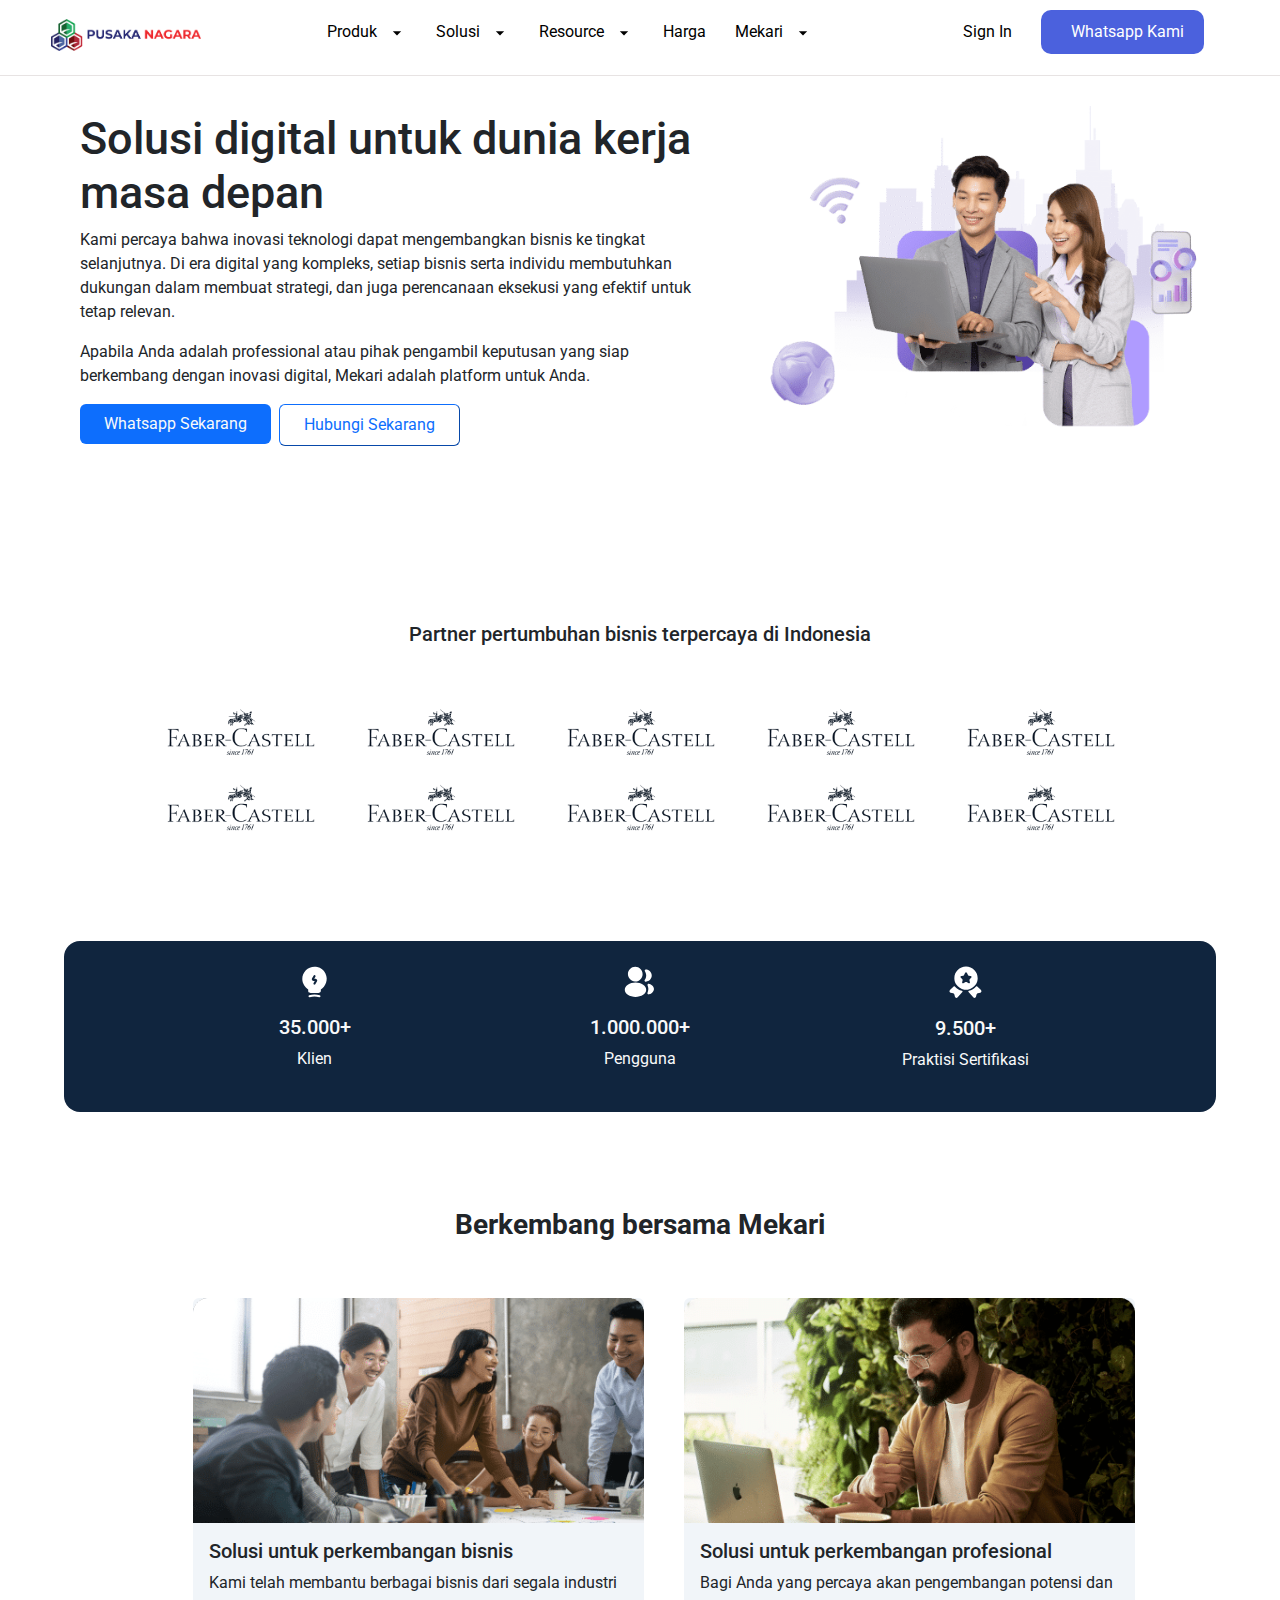
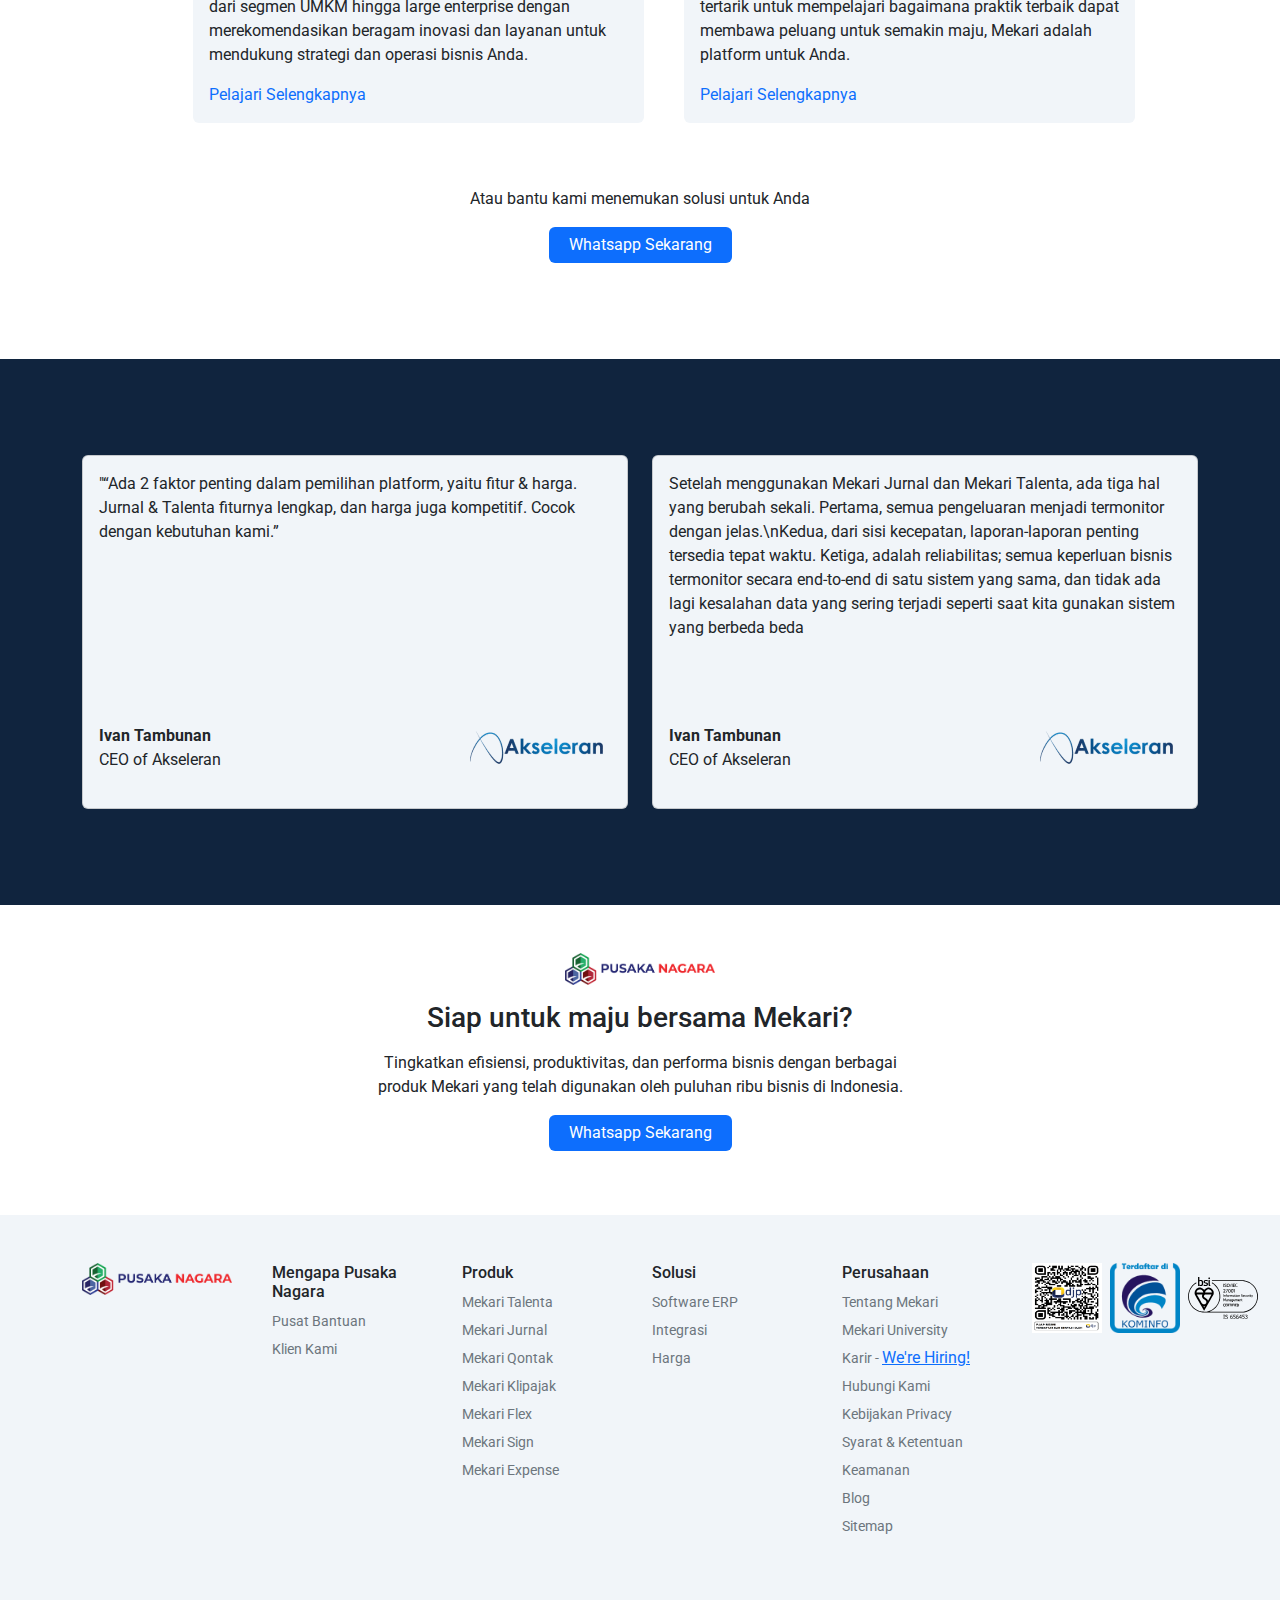
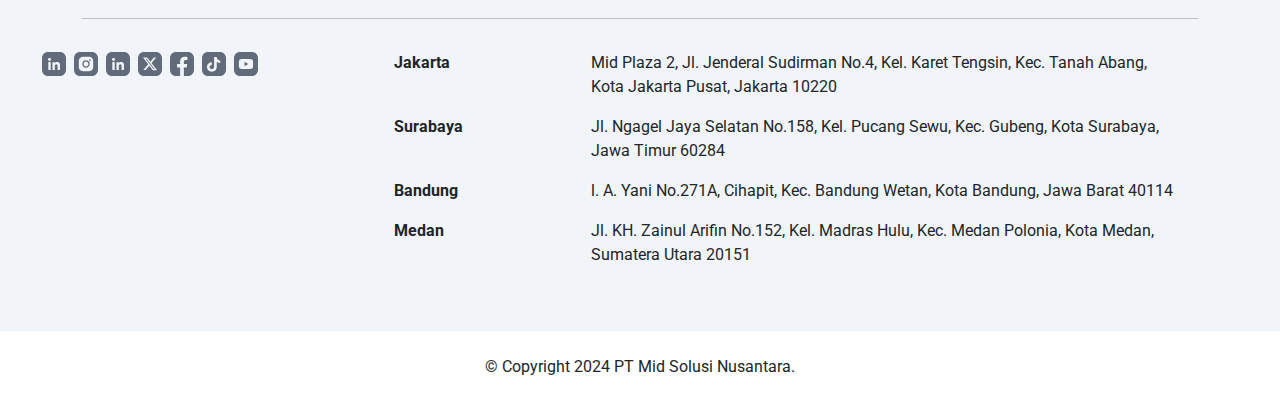
<file: solusi.html>
<!doctype html>
<html lang="en">
  <head>
    <meta charset="utf-8">
    <meta name="viewport" content="width=device-width, initial-scale=1">
    <title>Pusaka Nagara</title>
    <link rel="stylesheet" href="style.css">
    <link rel="stylesheet" href="https://cdnjs.cloudflare.com/ajax/libs/font-awesome/6.6.0/css/all.min.css" integrity="sha512-Kc323vGBEqzTmouAECnVceyQqyqdsSiqLQISBL29aUW4U/M7pSPA/gEUZQqv1cwx4OnYxTxve5UMg5GT6L4JJg==" crossorigin="anonymous" referrerpolicy="no-referrer" />
    <link href="https://cdn.jsdelivr.net/npm/bootstrap@5.3.3/dist/css/bootstrap.min.css" rel="stylesheet" integrity="sha384-QWTKZyjpPEjISv5WaRU9OFeRpok6YctnYmDr5pNlyT2bRjXh0JMhjY6hW+ALEwIH" crossorigin="anonymous">
    <link rel="stylesheet" href="https://cdn.jsdelivr.net/npm/swiper@11/swiper-bundle.min.css"/>

<script src="https://cdn.jsdelivr.net/npm/swiper@11/swiper-bundle.min.js"></script>
  </head>
  <style>
   .logo {
    max-height: 56px;
    transition: transform 0.8s ease, opacity 0.8s ease;
    opacity: 1;
    transform: translateY(0); /* Posisi normal */
}

.fall {
    opacity: 0;
    transform: translateY(100%); /* Tenggelam ke bawah */
}

.rise {
    opacity: 0;
    transform: translateY(-100%); /* Muncul dari atas */
}

.visible {
    opacity: 1;
    transform: translateY(0); /* Kembali ke posisi normal dan terlihat */
}

  </style>
  <body>
    
    <header>
      <div class="navbar__sect">
        <div class="logo">
            <a href="index.html"><img src="assets/img/logo.png" alt="" class="small__img__logo"></a>
        </div>

        <div class="navigation__sec">
            <ul>
                <li class="underline product">
                    <a href="produk.html"><span>Produk</span><img src="assets/img/dropdown.svg" alt=""></a>
                    <div class="popup rounded-1">
                        <div class="popup__tabs d-flex flex-column py-4 px-2">
                            <button class="tab active border-0 bg-transparent text-start" data-tab="content1">
                                <h5 class="fs-6">Software Utama</h5>
                                <p class="small__text">Inovasi software-as-a-service Mekari untuk manajemen bisnis</p>
                            </button>
                            <button class="tab border-0 bg-transparent text-start" data-tab="content2">
                                <h5 class="fs-6">Layanan</h5>
                                <p class="small__text">Layanan profesional dari Mekari untuk karyawan & bisnis</p>
                            </button>
                            <button class="tab border-0 bg-transparent text-start" data-tab="content3">
                                <h5 class="fs-6">Software Pendukung</h5>
                                <p class="small__text">Dukungan inovasi ekosistem Mekari untuk akselerasi bisnis</p>
                            </button>
                        </div>
                        <div class="popup__content">
                            <div id="content1" class="tab__content active">
                                <p>Software Utama</p>
                                <ul>
                                    <a href="">
                                      <li>
                                        <div class="card__talent">
                                              <div class="thumb__icn">
                                                <img src="assets/img/apps-Talenta.webp" alt="">
                                            </div>
                                            <div class="card__text">
                                                <h5 class="fw-bold fs-6">Mekari Talenta</h5>
                                                <p class="text-secondary extra__medium__text small__mt">Software HR dan Management Karyawan</p>
                                            </div>
                                        </div>
                                    </li>
                                    </a>
                                    <a href="">
                                      <li>
                                        <div class="card__talent">
                                              <div class="thumb__icn">
                                                <img src="assets/img/apps-qontak-CRM.webp" alt="">
                                            </div>
                                            <div class="card__text">
                                                <h5 class="fw-bold fs-6">Mekari Qontak</h5>
                                                <p class="text-secondary extra__medium__text small__mt">Software CRM & <br> Omnichannel</p>
                                            </div>
                                        </div>
                                    </li>
                                    </a>
                                    <a href="">
                                      <li>
                                        <div class="card__talent">
                                              <div class="thumb__icn">
                                                <img src="assets/img/apps-Jurnal.webp" alt="">
                                            </div>
                                            <div class="card__text">
                                                <h5 class="fw-bold fs-6">Mekari Jurnal</h5>
                                                <p class="text-secondary extra__medium__text small__mt">Software Akuntansi & Supply Chain</p>
                                            </div>
                                        </div>
                                    </li>
                                    </a>
                                    <a href="">
                                      <li>
                                        <div class="card__talent">
                                              <div class="thumb__icn">
                                                <img src="assets/img/apps-klikpajak.webp" alt="">
                                            </div>
                                            <div class="card__text">
                                                <h5 class="fw-bold fs-6">Mekari Klipajak</h5>
                                                <p class="text-secondary extra__medium__text small__mt">Software Manajemen Pajak Karyawan & Bisnis</p>
                                            </div>
                                        </div>
                                    </li>
                                    </a>
                                    <a href="">
                                      <li>
                                        <div class="card__talent">
                                              <div class="thumb__icn">
                                                <img src="assets/img/apps-Flex.png" alt="">
                                            </div>
                                            <div class="card__text">
                                                <h5 class="fw-bold fs-6">Mekari Flex</h5>
                                                <p class="text-secondary extra__medium__text small__mt">Software Management dan dukungan karyawan</p>
                                            </div>
                                        </div>
                                    </li>
                                    </a>
                                    <a href="">
                                      <li>
                                        <div class="card__talent">
                                              <div class="thumb__icn">
                                                <img src="assets/img/apps-expense.webp" alt="">
                                            </div>
                                            <div class="card__text">
                                                <h5 class="fw-bold fs-6">Mekari Expense</h5>
                                                <p class="text-secondary extra__medium__text small__mt">Software manajemen anggaran dan pengeluaran</p>
                                            </div>
                                        </div>
                                    </li>
                                    </a>
                                    <a href="">
                                      <li>
                                        <div class="card__talent">
                                              <div class="thumb__icn">
                                                <img src="assets/img/apps-e-Sign.webp" alt="">
                                            </div>
                                            <div class="card__text">
                                                <h5 class="fw-bold fs-6">Mekari Sign</h5>
                                                <p class="text-secondary extra__medium__text small__mt">Software otoritas & tanda tangan digital</p>
                                            </div>
                                        </div>
                                    </li>
                                    </a>
                                    <a href="">
                                      <li>
                                        <div class="card__talent">
                                              <div class="thumb__icn">
                                                <img src="assets/img/apps-stream.webp" alt="">
                                            </div>
                                            <div class="card__text">
                                                <h5 class="fw-bold fs-6">Mekari Stream</h5>
                                                <p class="text-secondary extra__medium__text small__mt">Software otoritas & tanda tangan digital</p>
                                            </div>
                                        </div>
                                    </li>
                                    </a>
                                    <a href="">
                                      <li>
                                        <div class="card__talent">
                                              <div class="thumb__icn">
                                                <img src="assets/img/apps-mekari-capital.webp" alt="">
                                            </div>
                                            <div class="card__text">
                                                <h5 class="fw-bold fs-6">Mekari Capital</h5>
                                                <p class="text-secondary extra__medium__text small__mt">Software management pembiayaan bisinis</p>
                                            </div>
                                        </div>
                                    </li>
                                    </a>
                                    <a href="">
                                      <li>
                                        <div class="card__talent">
                                              <div class="thumb__icn">
                                                <img src="assets/img/apps-mekari-pay.webp" alt="">
                                            </div>
                                            <div class="card__text">
                                                <h5 class="fw-bold fs-6">Mekari Pay</h5>
                                                <p class="text-secondary extra__medium__text small__mt">Software management transaksi bisnis</p>
                                            </div>
                                        </div>
                                    </li>
                                    </a>
                                </ul>
                            </div>
                            <div id="content2" class="tab__content">
                              <p>Layanan</p>
                                <ul>
                                  <a href="">
                                    <li>
                                      <div class="card__talent">
                                            <div class="thumb__icn">
                                              <img src="assets/img/apps-Talenta.webp" alt="">
                                          </div>
                                          <div class="card__text">
                                              <h5 class="fw-bold fs-6">Mekari Payroll Service</h5>
                                              <p class="text-secondary extra__medium__text small__mt">Layanan pengelolaan database dan management karyawan</p>
                                          </div>
                                      </div>
                                  </li>
                                  </a>
                                  <a href="">
                                    <li>
                                      <div class="card__talent">
                                            <div class="thumb__icn">
                                              <img src="assets/img/apps-university-1.png" alt="">
                                          </div>
                                          <div class="card__text">
                                              <h5 class="fw-bold fs-6">Mekari University</h5>
                                              <p class="text-secondary extra__medium__text small__mt">Layanan Pelatihan Professional Sertifikasi</p>
                                          </div>
                                      </div>
                                  </li>
                                  </a>
                                    
                                </ul>
                            </div>
                            <div id="content3" class="tab__content">
                              <p>Software Pendukung</p>
                                <ul>
                                  <a href="">
                                    <li>
                                      <div class="card__talent">
                                            <div class="thumb__icn">
                                              <img src="assets/img/apps-flow (1).webp" alt="">
                                          </div>
                                          <div class="card__text">
                                              <h5 class="fw-bold fs-6">Mekari Flow</h5>
                                              <p class="text-secondary extra__medium__text small__mt">Software management automasi proses</p>
                                          </div>
                                      </div>
                                  </li>
                                  </a>
                                  <a href="">
                                    <li>
                                      <div class="card__talent">
                                            <div class="thumb__icn">
                                              <img src="assets/img/apps-airene (1).webp" alt="">
                                          </div>
                                          <div class="card__text">
                                              <h5 class="fw-bold fs-6">Mekari Airene</h5>
                                              <p class="text-secondary extra__medium__text small__mt">Software AI untuk berbagai produk mekari</p>
                                          </div>
                                      </div>
                                  </li>
                                  </a>
                                  <a href="">
                                    <li>
                                      <div class="card__talent">
                                            <div class="thumb__icn">
                                              <img src="assets/img/apps-access.webp" alt="">
                                          </div>
                                          <div class="card__text">
                                              <h5 class="fw-bold fs-6">Mekari Access</h5>
                                              <p class="text-secondary extra__medium__text small__mt">Software management aksesibilitas</p>
                                          </div>
                                      </div>
                                  </li>
                                  </a>
                                  <a href="">
                                    <li>
                                      <div class="card__talent">
                                            <div class="thumb__icn">
                                              <img src="assets/img/apps_mekari_officeless.webp" alt="">
                                          </div>
                                          <div class="card__text">
                                              <h5 class="fw-bold fs-6">Mekari Officeless</h5>
                                              <p class="text-secondary extra__medium__text small__mt">Software HR dan Management Karyawan</p>
                                          </div>
                                      </div>
                                  </li>
                                  </a>
                                </ul>
                            </div>
                        </div>
                    </div>
                </li>                
                
                <li class="underline solution">
                    <a href="solusi.html"><span>Solusi</span><img src="assets/img/dropdown.svg" alt=""></a>
                    <div class="popup-solution py-2 bg-white mt-1 rounded-1 z-3 position-absolute">
                        <div class="popup__content">
                            <ul>
                                <li class="solution__li rounded-1 w-100"><a href="#">
                                    <div class="solusi__item px-1 pt-4 d-flex align-items-start">
                                        <div class="img__thumb mx-2">
                                            <img src="assets/img/ich-solution-business.svg" alt="">
                                        </div>
                                        <div class="solusi__teks">
                                            <h5 class="fw-bold fs-6">Bussiness Growth</h5>
                                            <p style="margin-top: -5px;">Solusi bisnis berkembang dan berekpansi</p>
                                        </div>
                                    </div>
                                </a></li>
                                <li class="solution__li rounded-1 w-100"><a href="#">
                                    <div class="solusi__item px-1 pt-4 d-flex align-items-start">
                                        <div class="img__thumb mx-2">
                                            <img src="assets/img/ich-solution-professional (1).svg" alt="">
                                        </div>
                                        <div class="solusi__teks">
                                            <h5 class="fw-bold fs-6">Professional Growth</h5>
                                            <p style="margin-top: -5px;">Solusi Praktis untuk berkontribusi lebih baik</p>
                                        </div>
                                    </div>
                                </a></li>
                            </ul>
                        </div>
                    </div>
                </li>
                
                <li class="underline resource">
                    <a href="resources.html"><span>Resource</span><img src="assets/img/dropdown.svg" alt=""></a>
                    <div class="popup-resource position-absolute bg-white rounded-2 mt-1">
                        <div class="popup__tabs  d-flex flex-column py-4 px-2">
                            <div class="tab active" data-tab="resource1">
                              <h3 class="fw-bold fs-6">Panduan & Literasi</h3>
                                <p style="margin-top: -5px; font-size: 14px;">Berbagai wawasan untuk segala kebutuhan anda</p>
                            </div>
                            <div class="tab" data-tab="resource2">
                              <h6 class="fw-bold fs-6">Kolaborasi</h6>
                              <p style="margin-top: -5px; font-size: 14px;">Buka peluang untuk tumbuh dengan berbagai program kreatif kami</p>
                            </div>
                            <div class="tab" data-tab="resource3">
                              <h6 class="fw-bold fs-6">Partner Komersial</h6>
                              <p style="margin-top: -5px; font-size: 14px;">Sinergikan bisnis anda dengan sousi dan layanan kami</p>
                            </div>
                            <div class="tab" data-tab="resource4">
                              <h6 class="fw-bold fs-6">Program & Promosi</h6>
                              <p style="margin-top: -5px; font-size: 14px;">Kolaborasi mekari dan partner untuk kembangkan bisnis anda</p>
                            </div>
                        </div>
                        <div class="popup__content p-4">
                            <div id="resource1" class="tab__content active">
                              <p>Panduan & literasi</p>
                              
                              <div class="solution_wrapper d-flex flex-wrap">
                                <div class="solution__items">
                                  <a href="blog.html">
                                    <div class="items__sl d-flex align-items-center" style="width:250px;">
                                      <div class="images_sl ">
                                        <img src="assets/img/ich-solution-business.svg" alt="">
                                      </div>
                                      <div class="text_sl">
                                        <p class="mt-4 mx-1">Blog</p>
                                      </div>
                                    </div>
                                  </a>
                                </div>
                                <div class="solution__items">
                                  <a href="customer__service.html">
                                    <div class="items__sl d-flex align-items-center" style="width:250px;">
                                      <div class="images_sl ">
                                        <img src="assets/img/ich-help-centre.svg" alt="">
                                      </div>
                                      <div class="text_sl">
                                        <p class="mt-4 mx-1">Pusat Bantuan</p>
                                      </div>
                                    </div>
                                  </a>
                                </div>
                                <div class="solution__items">
                                  <a href="klien_kami.html">
                                    <div class="items__sl d-flex align-items-center" style="width:250px;">
                                      <div class="images_sl ">
                                        <img src="assets/img/ich-mengapa-mekari.svg" alt="">
                                      </div>
                                      <div class="text_sl">
                                        <p class="mt-4 mx-1">Study Kasus</p>
                                      </div>
                                    </div>
                                  </a>
                                </div>
                              </div>
                            </div>
                            <div id="resource2" class="tab__content">
                                <p>Kolaborasi</p>
                                <div class="solution_wrapper d-flex flex-wrap">
                                  <div class="solution__items">
                                    <a href="">
                                      <div class="items__sl d-flex align-items-center" style="width:250px;">
                                        <div class="images_sl ">
                                          <img src="assets/img/ich-news.svg" alt="">
                                        </div>
                                        <div class="text_sl">
                                          <p class="mt-4 mx-1">News & PR</p>
                                        </div>
                                      </div>
                                    </a>
                                  </div>
                                  <div class="solution__items">
                                    <a href="customer__service.html">
                                      <div class="items__sl d-flex align-items-center" style="width:250px;">
                                        <div class="images_sl ">
                                          <img src="assets/img/ich-events.svg" alt="">
                                        </div>
                                        <div class="text_sl">
                                          <p class="mt-4 mx-1">Mekari Event</p>
                                        </div>
                                      </div>
                                    </a>
                                  </div>
                                  <div class="solution__items">
                                    <a href="klien_kami.html">
                                      <div class="items__sl d-flex align-items-center" style="width:250px;">
                                        <div class="images_sl ">
                                          <img src="assets/img/ic-h-file-audio.svg" alt="">
                                        </div>
                                        <div class="text_sl">
                                          <p class="mt-4 mx-1">Mekari Podcast</p>
                                        </div>
                                      </div>
                                    </a>
                                  </div>
                                  <div class="solution__items">
                                    <a href="klien_kami.html">
                                      <div class="items__sl d-flex align-items-center" style="width:250px;">
                                        <div class="images_sl ">
                                          <img src="assets/img/ich-community.svg" alt="">
                                        </div>
                                        <div class="text_sl">
                                          <p class="mt-4 mx-1">Mekari Community</p>
                                        </div>
                                      </div>
                                    </a>
                                  </div>
                                </div>
                            </div>
                            <div id="resource3" class="tab__content">
                                <p>Partner Komersial</p>
                                <div class="solution_wrapper d-flex flex-wrap">
                                  <div class="solution__items">
                                    <a href="">
                                      <div class="items__sl d-flex align-items-center" style="width:250px;">
                                        <div class="images_sl ">
                                          <img src="assets/img/ich-solution-business.svg" alt="">
                                        </div>
                                        <div class="text_sl">
                                          <p class="mt-4 mx-1">Program Referal</p>
                                        </div>
                                      </div>
                                    </a>
                                  </div>
                                  <div class="solution__items">
                                    <a href="program_interior.html">
                                      <div class="items__sl d-flex align-items-center" style="width:250px;">
                                        <div class="images_sl ">
                                          <img src="assets/img/ich-solution-business.svg" alt="">
                                        </div>
                                        <div class="text_sl">
                                          <p class="mt-4 mx-1">Program Sistem Integrator</p>
                                        </div>
                                      </div>
                                    </a>
                                  </div>
                                  <div class="solution__items">
                                    <a href="klien_kami.html">
                                      <div class="items__sl d-flex align-items-center" style="width:250px;">
                                        <div class="images_sl ">
                                          <img src="assets/img/ich-solution-business.svg" alt="">
                                        </div>
                                        <div class="text_sl">
                                          <p class="mt-4 mx-1">Program Reseller</p>
                                        </div>
                                      </div>
                                    </a>
                                  </div>
                                </div>
                            </div>
                            <div id="resource4" class="tab__content">
                                <p>Program dan Promosi</p>
                                <div class="solution_wrapper d-flex flex-wrap">
                                  <div class="solution__items">
                                    <a href="">
                                      <div class="items__sl d-flex align-items-center" style="width:250px;">
                                        <div class="text_sl">
                                          <h6 class="mt-4 fw-bold">HSBC</h6>
                                          <p style="margin-top: -5px;">Kolaborasi mekari X HSBC untuk akselrasikan bisnis anda</p>
                                        </div>
                                      </div>
                                    </a>
                                  </div>
                                  <div class="solution__items">
                                    <a href="">
                                      <div class="items__sl d-flex align-items-center" style="width:250px;">
                                        <div class="text_sl">
                                          <h6 class="mt-4 fw-bold">HSBC</h6>
                                          <p style="margin-top: -5px;">Kolaborasi mekari X HSBC untuk akselrasikan bisnis anda</p>
                                        </div>
                                      </div>
                                    </a>
                                  </div>
                                  <div class="solution__items">
                                    <a href="">
                                      <div class="items__sl d-flex align-items-center" style="width:250px;">
                                        <div class="text_sl">
                                          <h6 class="mt-4 fw-bold">HSBC</h6>
                                          <p style="margin-top: -5px;">Kolaborasi mekari X HSBC untuk akselrasikan bisnis anda</p>
                                        </div>
                                      </div>
                                    </a>
                                  </div>
                                  <div class="solution__items">
                                    <a href="">
                                      <div class="items__sl d-flex align-items-center" style="width:250px;">
                                        <div class="text_sl">
                                          <h6 class="mt-4 fw-bold">HSBC</h6>
                                          <p style="margin-top: -5px;">Kolaborasi mekari X HSBC untuk akselrasikan bisnis anda</p>
                                        </div>
                                      </div>
                                    </a>
                                  </div>
                                  <div class="solution__items">
                                    <a href="">
                                      <div class="items__sl d-flex align-items-center" style="width:250px;">
                                        <div class="text_sl">
                                          <h6 class="mt-4 fw-bold">HSBC</h6>
                                          <p style="margin-top: -5px;">Kolaborasi mekari X HSBC untuk akselrasikan bisnis anda</p>
                                        </div>
                                      </div>
                                    </a>
                                  </div>
                                </div>
                            </div>
                        </div>
                    </div>
                </li>
                
                <li class="underline"><a href="">Harga</a></li>
                <li class="underline mekari">
                    <a href="tentang.html"><span>Mekari</span><img src="assets/img/dropdown.svg" alt=""></a>
                    <div class="popup-mekari bg-white p-2 position-absolute mt-1 box__shadow rounded-2">
                        <div class="popup__content">
                            <p>Tentang Mekari</p>
                            <ul>
                              <li><a href="carrers.html">
                                  <div class="solusi__item d-flex">
                                      <div class="img__thumb mx-2">
                                          <img src="assets/img/ich-solution-business.svg" alt="">
                                      </div>
                                      <div class="solusi__teks">
                                          <h3 class="fw-bold fs-6">Karir</h3>
                                          <p class="small__text" style="margin-top: -10px;">Solusi bisnis berkembang dan berekpansi</p>
                                      </div>
                                  </div>
                              </a></li>
                              <li><a href="#">
                                  <div class="solusi__item d-flex">
                                      <div class="img__thumb mx-2">
                                          <img src="assets/img/ich-solution-business.svg" alt="">
                                      </div>
                                      <div class="solusi__teks">
                                          <h3 class="fs-6 fw-bold">Mengapa Mekari</h3>
                                          <p class="small__text" style="margin-top: -10px;">Solusi bisnis berkembang dan berekpansi</p>
                                      </div>
                                  </div>
                              </a></li>
                          </ul>
                        </div>
                    </div>
                </li>
                
            </ul>
        </div>

        <div class="sci__sec">
            <ul>
                <li class="underline"><a href="login.html" target="_blank">Sign In</a></li>
                <li><button><i class="fab fa-whatsapp"></i><span>Whatsapp Kami</span></button></li>
            </ul>
        </div>
        <div class="burger__menu">
          <div class="bars"></div>
          <div class="bars"></div>
          <div class="bars"></div>
        </div>
    </div>

    

  </header>

  <div class="sidebar__menu">
    <div class="accordion" id="accordionExample">
      <div class="accordion-item">
        <h2 class="accordion-header">
          <button class="accordion-button" type="button" data-bs-toggle="collapse" data-bs-target="#collapseOne" aria-expanded="true" aria-controls="collapseOne">
            Produk Mekari
          </button>
        </h2>
        <div id="collapseOne" class="accordion-collapse collapse show" data-bs-parent="#accordionExample">
          <div class="accordion-body">
            
          </div>
        </div>
      </div>
      <div class="accordion-item">
        <h2 class="accordion-header">
          <button class="accordion-button collapsed" type="button" data-bs-toggle="collapse" data-bs-target="#collapseTwo" aria-expanded="false" aria-controls="collapseTwo">
            Solusi
          </button>
        </h2>
        <div id="collapseTwo" class="accordion-collapse collapse" data-bs-parent="#accordionExample">
          <div class="accordion-body">
            <strong>This is the second item's accordion body.</strong> It is hidden by default, until the collapse plugin adds the appropriate classes that we use to style each element. These classes control the overall appearance, as well as the showing and hiding via CSS transitions. You can modify any of this with custom CSS or overriding our default variables. It's also worth noting that just about any HTML can go within the <code>.accordion-body</code>, though the transition does limit overflow.
          </div>
        </div>
      </div>
      <div class="accordion-item">
        <h2 class="accordion-header">
          <button class="accordion-button collapsed" type="button" data-bs-toggle="collapse" data-bs-target="#collapseThree" aria-expanded="false" aria-controls="collapseThree">
            Resource
          </button>
        </h2>
        <div id="collapseThree" class="accordion-collapse collapse" data-bs-parent="#accordionExample">
          <div class="accordion-body">
            <strong>This is the third item's accordion body.</strong> It is hidden by default, until the collapse plugin adds the appropriate classes that we use to style each element. These classes control the overall appearance, as well as the showing and hiding via CSS transitions. You can modify any of this with custom CSS or overriding our default variables. It's also worth noting that just about any HTML can go within the <code>.accordion-body</code>, though the transition does limit overflow.
          </div>
        </div>
      </div>
      <div class="accordion-item">
        <h2 class="accordion-header">
          <button class="accordion-button collapsed" type="button" data-bs-toggle="collapse" data-bs-target="#collapseFour" aria-expanded="false" aria-controls="collapseThree">
            Harga
          </button>
        </h2>
        <div id="collapseFour" class="accordion-collapse collapse" data-bs-parent="#accordionExample">
          <div class="accordion-body">
            <strong>This is the third item's accordion body.</strong> It is hidden by default, until the collapse plugin adds the appropriate classes that we use to style each element. These classes control the overall appearance, as well as the showing and hiding via CSS transitions. You can modify any of this with custom CSS or overriding our default variables. It's also worth noting that just about any HTML can go within the <code>.accordion-body</code>, though the transition does limit overflow.
          </div>
        </div>
      </div>
    </div>
  </div>


  
  
  

    <main>
        <section class="masthead__solusi py-5 bg-white">
            <div class="masthead_wrap custom_container">
                <div class="container__product2">
                    <div class="card border-0 w-100 py-5">
                        <div class="row">
                            <div class="col-md-7 col-sm-12">
                                <div class="card-body d-flex  justify-content-center flex-column h-100">
                                    <h3 class="card-title">Solusi digital untuk dunia kerja<br> masa depan</h3>
                                    <p>Kami percaya bahwa inovasi teknologi dapat mengembangkan bisnis ke tingkat selanjutnya. Di era digital yang kompleks, setiap bisnis serta individu membutuhkan dukungan dalam membuat strategi, dan juga perencanaan eksekusi yang efektif untuk tetap relevan.</p>
                                    <p>Apabila Anda adalah professional atau pihak pengambil keputusan yang siap berkembang dengan inovasi digital, Mekari adalah platform untuk Anda.</p>
                                    <ul class="d-flex gap-2 list-unstyled flex-wrap">
                                        <li><button class="px-4 py-2 bg-primary text-light border-0 rounded"><i class="fab fa-whatsapp"></i> Whatsapp Sekarang</button></li>
                                        <li><button class="px-4 py-2 bg-transparent text-primary border-primary border-1 rounded">Hubungi Sekarang</button></li>
                                    </ul>
                                </div>
                            </div>
                            <div class="col-md-5">
                                <img src="assets/img/image-275.webp" class="card-img" alt="Gambar Card">
                            </div>
                        </div>
                    </div>
                </div>
            </div>
        </section>

        <section class="clients__logo bg-white py-5">
            <div class="clients__logo_title text-center">
              <h5>Partner pertumbuhan bisnis terpercaya di Indonesia</h5>
            </div>
    
            <div class="clients__logo_items container d-flex mt-5 flex-wrap justify-content-center">
              <div class="items">
                <img src="assets/img/logo-faber-castle-148x56-1.webp" alt="">
              </div>
              <div class="items">
                <img src="assets/img/logo-faber-castle-148x56-1.webp" alt="">
              </div>
              <div class="items">
                <img src="assets/img/logo-faber-castle-148x56-1.webp" alt="">
              </div>
              <div class="items">
                <img src="assets/img/logo-faber-castle-148x56-1.webp" alt="">
              </div>
              <div class="items">
                <img src="assets/img/logo-faber-castle-148x56-1.webp" alt="">
              </div>
              <div class="items">
                <img src="assets/img/logo-faber-castle-148x56-1.webp" alt="">
              </div>
              <div class="items">
                <img src="assets/img/logo-faber-castle-148x56-1.webp" alt="">
              </div>
              <div class="items">
                <img src="assets/img/logo-faber-castle-148x56-1.webp" alt="">
              </div>
              <div class="items">
                <img src="assets/img/logo-faber-castle-148x56-1.webp" alt="">
              </div>
              <div class="items">
                <img src="assets/img/logo-faber-castle-148x56-1.webp" alt="">
              </div>
            </div>
          </section>

          <div class="custom_container py-5 bg-white">
          <section class="client dark__blue py-2 rounded-4">
              <div class="why__pusaka_soc py-3">
                <div class="row row-cols-1 row-cols-md-3 g-4" style="padding: 0px 100px;">
                  <div class="col">
                    <div class="card h-100 bg-transparent text-center d-flex align-items-center justify-content-center border-0">
                      <img src="assets/img/ic-w-tips.svg" class="card-img-top" alt="...">
                      <div class="card-body">
                        <h5 class="card-title text-light">35.000+</h5>
                        <p class="card-text text-light">Klien</p>
                      </div>
                    </div>
                  </div>
                  <div class="col">
                    <div class="card h-100 bg-transparent text-center d-flex align-items-center justify-content-center border-0">
                      <img src="assets/img/ic-w-team.svg" class="card-img-top" alt="...">
                      <div class="card-body">
                        <h5 class="card-title text-light">1.000.000+</h5>
                        <p class="card-text text-light">Pengguna</p>
                      </div>
                    </div>
                  </div>
                  <div class="col">
                    <div class="card h-100 bg-transparent text-center d-flex align-items-center justify-content-center border-0">
                      <img src="assets/img/ic-w-certified.svg" class="card-img-top" alt="...">
                      <div class="card-body">
                        <h5 class="card-title text-light">9.500+</h5>
                        <p class="card-text text-light">Praktisi Sertifikasi</p>
                      </div>
                    </div>
                  </div>
                </div>
              </div>
            </div>
            </div>
          </section>

          <section class="our__blog py-5 bg-white">
            <div class="container">
                <div class="our__blog__title text-center">
                    <h3><strong>Berkembang bersama Mekari</strong></h3>
                </div>

                <div class="our__blog__items py-5">
                    <div class="row gap-3">
                        <div class="col-md-1"></div>
                        <div class="col-md-5">
                            <div class="card border-0">
                                <img src="assets/img/img-solution-01.webp" class="card-img-top" alt="...">
                                <div class="card-body">
                                  <h5 class="card-title">Solusi untuk perkembangan bisnis</h5>
                                  <p class="card-text">Kami telah membantu berbagai bisnis dari segala industri dari segmen UMKM hingga large enterprise dengan merekomendasikan beragam inovasi dan layanan untuk mendukung strategi dan operasi bisnis Anda.</p>
                                  <a href="#" class="text-decoration-none">Pelajari Selengkapnya <i class="fas fa-arrow-right"></i></a>
                                </div>
                              </div>
                        </div>
                        <div class="col-md-5">
                            <div class="card border-0">
                                <img src="assets/img/img-solution-02.webp" class="card-img-top" alt="...">
                                <div class="card-body">
                                  <h5 class="card-title">Solusi untuk perkembangan profesional</h5>
                                  <p class="card-text">Bagi Anda yang percaya akan pengembangan potensi dan tertarik untuk mempelajari bagaimana praktik terbaik dapat membawa peluang untuk semakin maju, Mekari adalah platform untuk Anda.</p>
                                  <a href="#" class="text-decoration-none">Pelajari Selengkapnya <i class="fas fa-arrow-right"></i></a>
                                </div>
                              </div>
                        </div>
                        <div class="col-md-1"></div>
                    </div>

                    <div class="our__blog__bot text-center mt-5">
                        <p>Atau bantu kami menemukan solusi untuk Anda</p>
                        <button class="border-0 btn btn-primary"><i class="fab fa-whatsapp"></i><span class="mx-2">Whatsapp Sekarang</span></button>
                    </div>
                </div>
            </div>
          </section>

          <section class="testimonials__ py-5">
                <div class="testimonial__wrapper py-5">
                    <div class="container">
                        <div class="row row-gap-3">
                            <div class="col-md-6">
                                <div class="card h-100 p-3">
                                    <div class="testimonial__text">
                                        <p>"“Ada 2 faktor penting dalam pemilihan platform, yaitu fitur & harga. Jurnal & Talenta fiturnya lengkap, dan harga juga kompetitif. Cocok dengan kebutuhan kami.”</p>
                                    </div>
                                    <div class="author__text mt-5 position-relative">
                                        <ul class="list-unstyled d-flex justify-content-between align-items-center">
                                            <li class="d-flex flex-column"><span><strong>Ivan Tambunan</strong></span>
                                                <span>CEO of Akseleran</span>
                                            </li>
                                            <li><img src="assets/img/logo-148x56-akseleran.webp" alt=""></li>
                                        </ul>
                                    </div>
                                </div>
                            </div>
                            <div class="col-md-6">
                                <div class="card p-3 h-100">
                                    <div class="testimonial__text ">
                                        <p>Setelah menggunakan Mekari Jurnal dan Mekari Talenta, ada tiga hal yang berubah sekali. Pertama, semua pengeluaran menjadi termonitor dengan jelas.\nKedua, dari sisi kecepatan, laporan-laporan penting tersedia tepat waktu. Ketiga, adalah reliabilitas; semua keperluan bisnis termonitor secara end-to-end di satu sistem yang sama, dan tidak ada lagi kesalahan data yang sering terjadi seperti saat kita gunakan sistem yang berbeda beda</p>
                                    </div>
                                    <div class="author__text mt-5">
                                        <ul class="list-unstyled d-flex justify-content-between align-items-center">
                                            <li class="d-flex flex-column"><span><strong>Ivan Tambunan</strong></span>
                                                <span>CEO of Akseleran</span>
                                            </li>
                                            <li><img src="assets/img/logo-148x56-akseleran.webp" alt=""></li>
                                        </ul>
                                    </div>
                                </div>
                            </div>
                        </div>
                    </div>
                </div>
          </section>
          <section class="footer__cta py-5 bg-white">
            <div class="container text-center">
             <div class="cta__logo">
               <img src="assets/img/logo.png" class="small__img__logo" alt="">
             </div>
             <div class="cta__title my-3">
               <h3>Siap untuk maju bersama Mekari?</h3>
             </div>
             <div class="cta__desc">
               <p>Tingkatkan efisiensi, produktivitas, dan performa bisnis dengan berbagai <br> produk Mekari yang telah digunakan oleh puluhan ribu bisnis di Indonesia.</p>
             </div>
             <div class="cta__button d-flex align-items-center justify-content-center">
               <ul class="list-unstyled d-flex">
                 <li><button class="border-0 btn btn-primary"><i class="fab fa-whatsapp"></i><span class="mx-2">Whatsapp Sekarang</span></button></li>
               </ul>
             </div>
            </div>
           </section>
           <section class="footer py-5">
            <div class="container">
              <div class="row">
                <!-- Logo -->
                <div class="col-12 col-md-2 ">
                  <img src="assets/img/logo.png" alt="" class="small__img__logo mb-4">
                </div>
                
                <!-- Mengapa Mekari -->
                <div class="col-6 col-md-2">
                  <h5 class="medium__text">Mengapa Pusaka Nagara</h5>
                  <ul class="list-unstyled">
                    <li><a href="#" class="text-decoration-none text-secondary extra__medium__text">Pusat Bantuan</a></li>
                    <li class="my-1"><a href="#" class="text-decoration-none text-secondary extra__medium__text">Klien Kami</a></li>
                  </ul>
                </div>
          
                <!-- Produk -->
                <div class="col-6 col-md-2">
                  <h5 class="medium__text">Produk</h5>
                  <ul class="list-unstyled">
                    <li><a href="#" class="text-decoration-none text-secondary extra__medium__text">Mekari Talenta</a></li>
                    <li class="my-1"><a href="#" class="text-decoration-none text-secondary extra__medium__text">Mekari Jurnal</a></li>
                    <li><a href="#" class="text-decoration-none text-secondary extra__medium__text">Mekari Qontak</a></li>
                    <li class="my-1"><a href="#" class="text-decoration-none text-secondary extra__medium__text">Mekari Klipajak</a></li>
                    <li><a href="#" class="text-decoration-none text-secondary extra__medium__text">Mekari Flex</a></li>
                    <li class="my-1"><a href="#" class="text-decoration-none text-secondary extra__medium__text">Mekari Sign</a></li>
                    <li><a href="#" class="text-decoration-none text-secondary extra__medium__text">Mekari Expense</a></li>
                  </ul>
                </div>
          
                <!-- Solusi -->
                <div class="col-6 col-md-2">
                  <h5 class="medium__text">Solusi</h5>
                  <ul class="list-unstyled">
                    <li><a href="#" class="text-decoration-none text-secondary extra__medium__text">Software ERP</a></li>
                    <li class="my-1"><a href="#" class="text-decoration-none text-secondary extra__medium__text">Integrasi</a></li>
                    <li><a href="#" class="text-decoration-none text-secondary extra__medium__text">Harga</a></li>
                  </ul>
                </div>
          
                <!-- Perusahaan -->
                <div class="col-6 col-md-2">
                  <h5 class="medium__text">Perusahaan</h5>
                  <ul class="list-unstyled">
                    <li><a href="#" class="text-decoration-none text-secondary extra__medium__text">Tentang Mekari</a></li>
                    <li class="my-1"><a href="#" class="text-decoration-none text-secondary extra__medium__text">Mekari University</a></li>
                    <li><a href="#" class="text-decoration-none text-secondary extra__medium__text">Karir - <a href="">We're Hiring!</a></a></li>
                    <li class="my-1"><a href="#" class="text-decoration-none text-secondary extra__medium__text">Hubungi Kami</a></li>
                    <li><a href="#" class="text-decoration-none text-secondary  extra__medium__text">Kebijakan Privacy</a></li>
                    <li class="my-1"><a href="#" class="text-decoration-none text-secondary extra__medium__text">Syarat & Ketentuan</a></li>
                    <li><a href="#" class="text-decoration-none text-secondary extra__medium__text">Keamanan</a></li>
                    <li class="my-1"><a href="#" class="text-decoration-none text-secondary extra__medium__text">Blog</a></li>
                    <li><a href="#" class="text-decoration-none text-secondary extra__medium__text">Sitemap</a></li>
                  </ul>
                </div>
          
                <!-- Footer Logo -->
                <div class="col-12 col-md-2 footer_logo">
                  <ul class="list-unstyled d-flex">
                    <li><a href="#"><img src="assets/img/qr-code-jurnal_EDIT.png.webp" alt=""></a></li>
                    <li class="mx-2"><a href="#"><img src="assets/img/pse-terdaftar.png.webp" alt=""></a></li>
                    <li><a href="#"><img src="assets/img/logo-iso-1.svg" alt=""></a></li>
                  </ul>
                </div>
              </div>
            </div>
          </section>
          
    
          <div class="container">
            <hr>
          </div>
    
          <section class="footer_addr mt-3">
            <div class="custom_container pt-3">
              <div class="row d-flex justify-content-between">
                <div class="col-12 col-md-2 flex justify-content-center align-items-center">
                  <ul class="d-flex list-unstyled flex justify-content-center align-items-center">
                    <li><img src="assets/img/icf-linkedin.svg" alt=""></li>
                    <li class="mx-2"><img src="assets/img/icf-instagram.svg" alt=""></li>
                    <li><img src="assets/img/icf-linkedin.svg" alt=""></li>
                    <li class="mx-2"><img src="assets/img/icf-twitter.svg" alt=""></li>
                    <li><img src="assets/img/icf-facebook.svg" alt=""></li>
                    <li class="ms-2"><img src="assets/img/icf-tiktok.svg" alt=""></li>
                    <li class="ms-2"><img src="assets/img/icf-youtube.svg" alt=""></li>
                  </ul>
                </div>
                <div class="col-md-9 px-2 px-lg-5 addr_location">
                  <ul class="list-unstyled">
                    <li class="d-flex justify-content-between flex-wrap">
                      <span class="location"><strong>Jakarta</strong></span>
                      <span class="address">
                        Mid Plaza 2, Jl. Jenderal Sudirman No.4, Kel. Karet Tengsin, Kec. Tanah Abang, Kota Jakarta Pusat, Jakarta 10220</span>
                    </li>
                    <li class="d-flex justify-content-between my-3 flex-wrap">
                      <span class="location"><strong>Surabaya</strong></span>
                      <span class="address">Jl. Ngagel Jaya Selatan No.158, Kel. Pucang Sewu, Kec. Gubeng, Kota Surabaya, Jawa Timur 60284</span>
                    </li>
                    <li class="d-flex justify-content-between flex-wrap">
                      <span class="location"><strong>Bandung</strong></span>
                      <span class="address">l. A. Yani No.271A, Cihapit, Kec. Bandung Wetan, Kota Bandung, Jawa Barat 40114</span>
                    </li>
                    <li class="d-flex justify-content-between mt-3 flex-wrap">
                      <span class="location"><strong>Medan</strong></span>
                      <span class="address">Jl. KH. Zainul Arifin No.152, Kel. Madras Hulu, Kec. Medan Polonia, Kota Medan, Sumatera Utara 20151</span>
                    </li>
                  </ul>
                </div>
              </div>
            </div>
          </section>
    
          <section class="footer__bot bg-white text-center py-4 mt-5">
            <p>© Copyright 2024 PT Mid Solusi Nusantara.</p>
          </section>
          
            
          </main>
    
    
    
          <script src="script.js"></script>
    
        <script src="https://cdn.jsdelivr.net/npm/bootstrap@5.3.3/dist/js/bootstrap.bundle.min.js" integrity="sha384-YvpcrYf0tY3lHB60NNkmXc5s9fDVZLESaAA55NDzOxhy9GkcIdslK1eN7N6jIeHz" crossorigin="anonymous"></script>
    
      </body>
    </html>
</file>
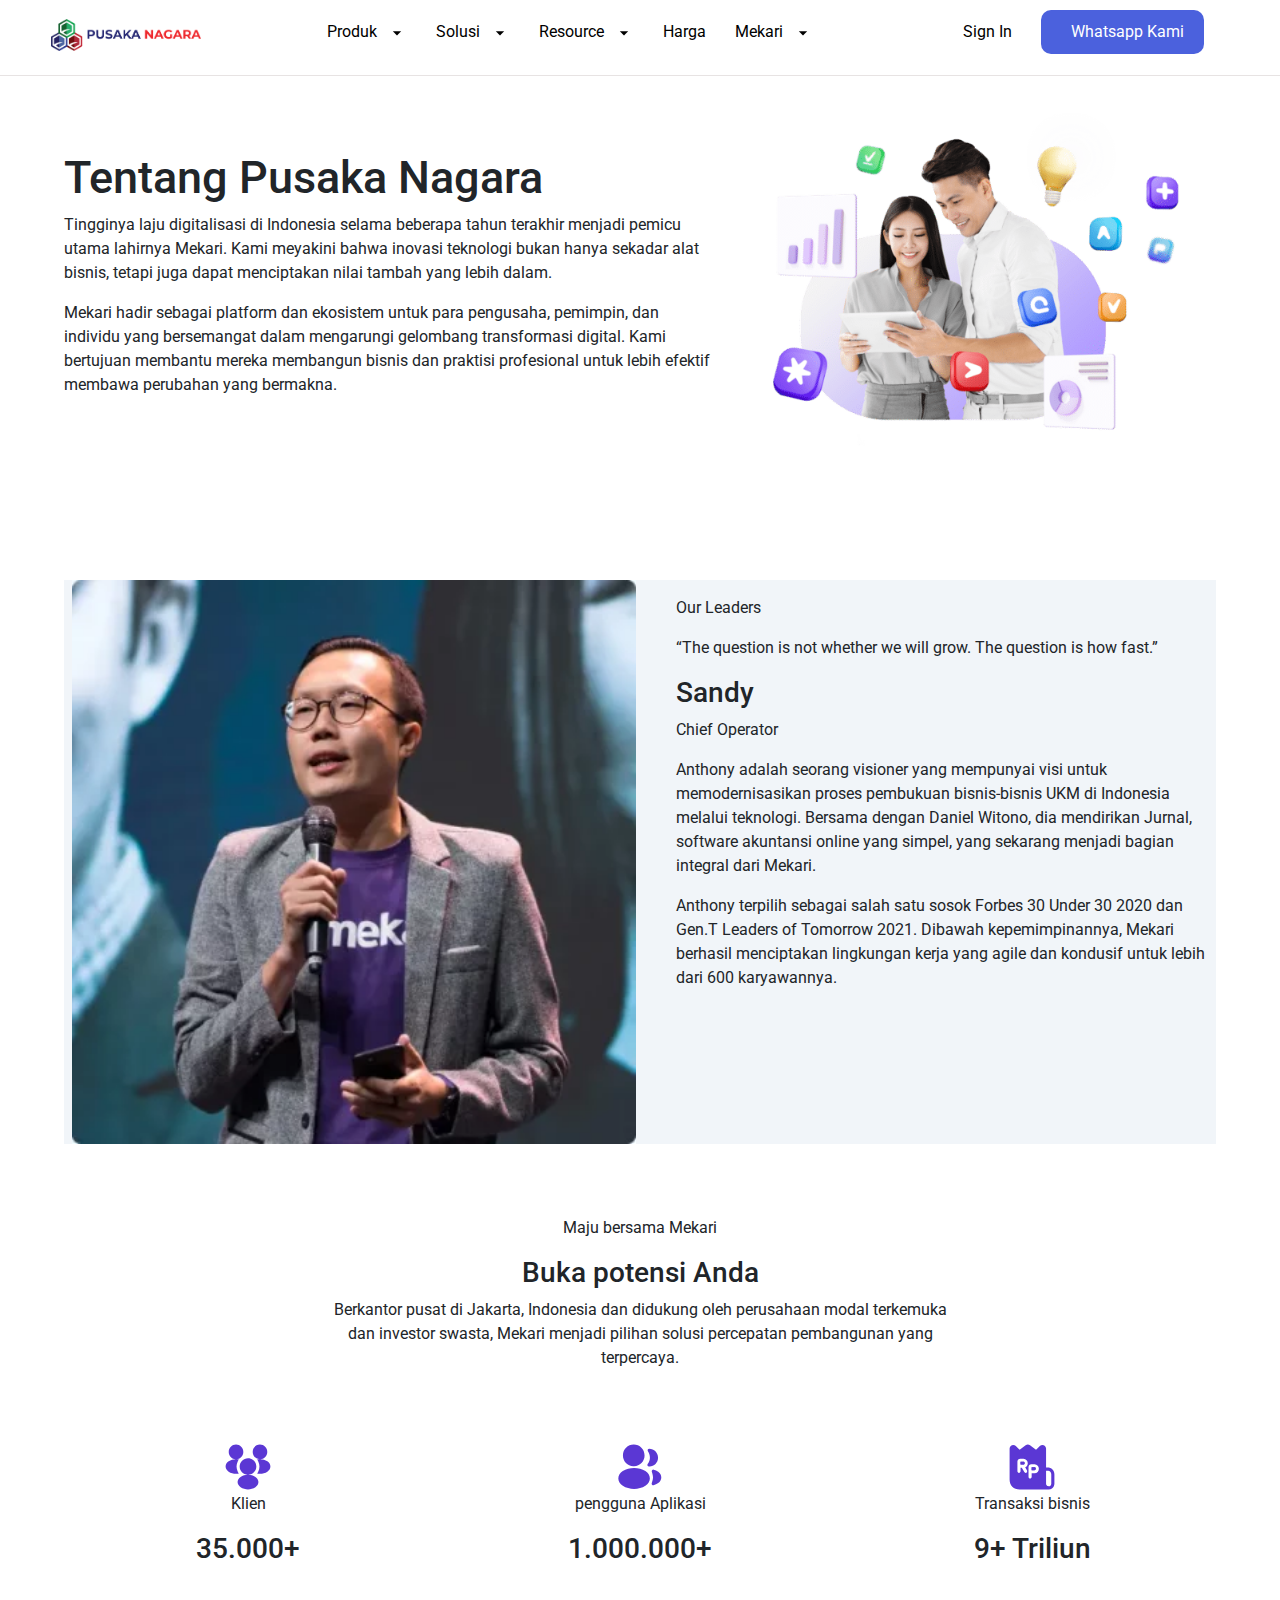
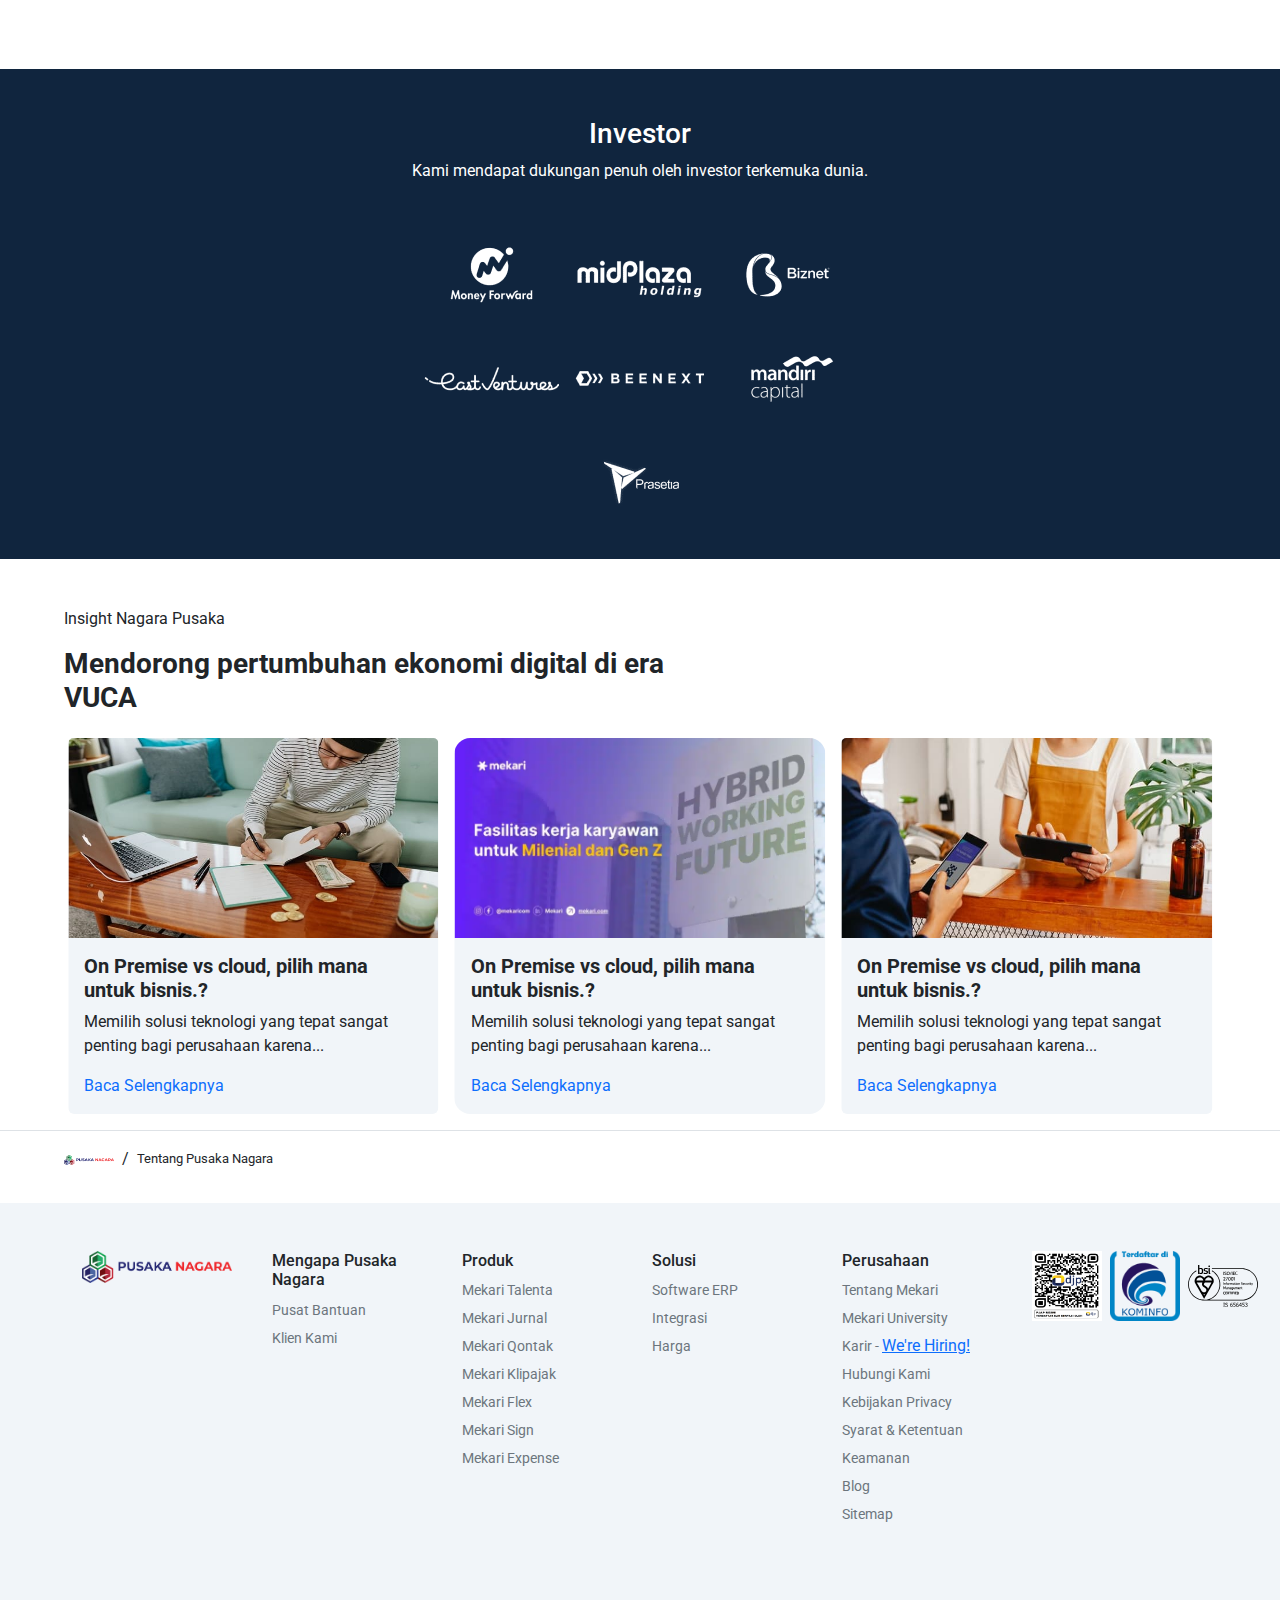
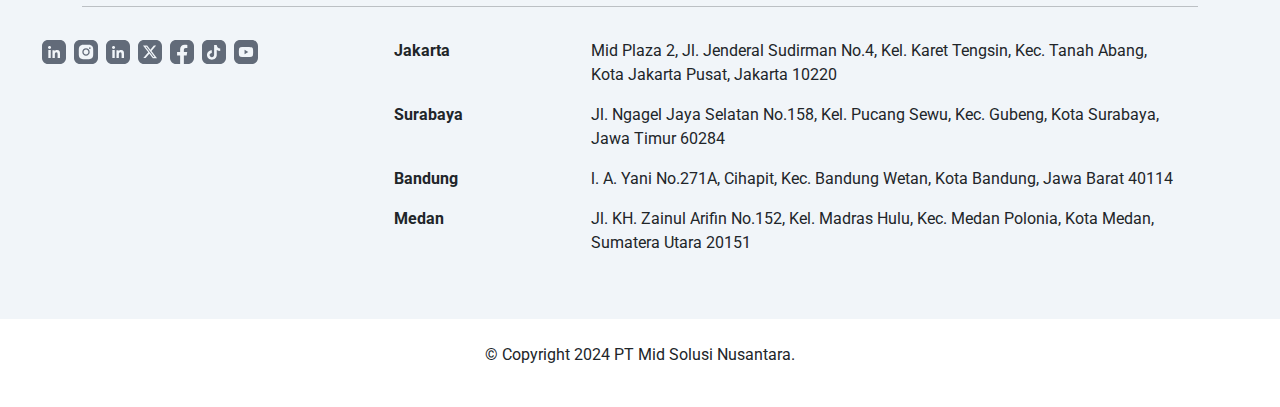
<file: tentang.html>
<!doctype html>
<html lang="en">
  <head>
    <meta charset="utf-8">
    <meta name="viewport" content="width=device-width, initial-scale=1">
    <title>Pusaka Nagara</title>
    <link rel="stylesheet" href="style.css">
    <link rel="stylesheet" href="https://cdnjs.cloudflare.com/ajax/libs/font-awesome/6.6.0/css/all.min.css" integrity="sha512-Kc323vGBEqzTmouAECnVceyQqyqdsSiqLQISBL29aUW4U/M7pSPA/gEUZQqv1cwx4OnYxTxve5UMg5GT6L4JJg==" crossorigin="anonymous" referrerpolicy="no-referrer" />
    <link href="https://cdn.jsdelivr.net/npm/bootstrap@5.3.3/dist/css/bootstrap.min.css" rel="stylesheet" integrity="sha384-QWTKZyjpPEjISv5WaRU9OFeRpok6YctnYmDr5pNlyT2bRjXh0JMhjY6hW+ALEwIH" crossorigin="anonymous">
    <link rel="stylesheet" href="https://cdn.jsdelivr.net/npm/swiper@11/swiper-bundle.min.css"/>

<script src="https://cdn.jsdelivr.net/npm/swiper@11/swiper-bundle.min.js"></script>
  </head>
  <style>
   .logo {
    max-height: 56px;
    transition: transform 0.8s ease, opacity 0.8s ease;
    opacity: 1;
    transform: translateY(0); /* Posisi normal */
}

.fall {
    opacity: 0;
    transform: translateY(100%); /* Tenggelam ke bawah */
}

.rise {
    opacity: 0;
    transform: translateY(-100%); /* Muncul dari atas */
}

.visible {
    opacity: 1;
    transform: translateY(0); /* Kembali ke posisi normal dan terlihat */
}

  </style>
  <body>
    
    <header>
      <div class="navbar__sect">
        <div class="logo">
            <a href="index.html"><img src="assets/img/logo.png" alt="" class="small__img__logo"></a>
        </div>

        <div class="navigation__sec">
            <ul>
                <li class="underline product">
                    <a href="produk.html"><span>Produk</span><img src="assets/img/dropdown.svg" alt=""></a>
                    <div class="popup rounded-1">
                        <div class="popup__tabs d-flex flex-column py-4 px-2">
                            <button class="tab active border-0 bg-transparent text-start" data-tab="content1">
                                <h5 class="fs-6">Software Utama</h5>
                                <p class="small__text">Inovasi software-as-a-service Mekari untuk manajemen bisnis</p>
                            </button>
                            <button class="tab border-0 bg-transparent text-start" data-tab="content2">
                                <h5 class="fs-6">Layanan</h5>
                                <p class="small__text">Layanan profesional dari Mekari untuk karyawan & bisnis</p>
                            </button>
                            <button class="tab border-0 bg-transparent text-start" data-tab="content3">
                                <h5 class="fs-6">Software Pendukung</h5>
                                <p class="small__text">Dukungan inovasi ekosistem Mekari untuk akselerasi bisnis</p>
                            </button>
                        </div>
                        <div class="popup__content">
                            <div id="content1" class="tab__content active">
                                <p>Software Utama</p>
                                <ul>
                                    <a href="">
                                      <li>
                                        <div class="card__talent">
                                              <div class="thumb__icn">
                                                <img src="assets/img/apps-Talenta.webp" alt="">
                                            </div>
                                            <div class="card__text">
                                                <h5 class="fw-bold fs-6">Mekari Talenta</h5>
                                                <p class="text-secondary extra__medium__text small__mt">Software HR dan Management Karyawan</p>
                                            </div>
                                        </div>
                                    </li>
                                    </a>
                                    <a href="">
                                      <li>
                                        <div class="card__talent">
                                              <div class="thumb__icn">
                                                <img src="assets/img/apps-qontak-CRM.webp" alt="">
                                            </div>
                                            <div class="card__text">
                                                <h5 class="fw-bold fs-6">Mekari Qontak</h5>
                                                <p class="text-secondary extra__medium__text small__mt">Software CRM & <br> Omnichannel</p>
                                            </div>
                                        </div>
                                    </li>
                                    </a>
                                    <a href="">
                                      <li>
                                        <div class="card__talent">
                                              <div class="thumb__icn">
                                                <img src="assets/img/apps-Jurnal.webp" alt="">
                                            </div>
                                            <div class="card__text">
                                                <h5 class="fw-bold fs-6">Mekari Jurnal</h5>
                                                <p class="text-secondary extra__medium__text small__mt">Software Akuntansi & Supply Chain</p>
                                            </div>
                                        </div>
                                    </li>
                                    </a>
                                    <a href="">
                                      <li>
                                        <div class="card__talent">
                                              <div class="thumb__icn">
                                                <img src="assets/img/apps-klikpajak.webp" alt="">
                                            </div>
                                            <div class="card__text">
                                                <h5 class="fw-bold fs-6">Mekari Klipajak</h5>
                                                <p class="text-secondary extra__medium__text small__mt">Software Manajemen Pajak Karyawan & Bisnis</p>
                                            </div>
                                        </div>
                                    </li>
                                    </a>
                                    <a href="">
                                      <li>
                                        <div class="card__talent">
                                              <div class="thumb__icn">
                                                <img src="assets/img/apps-Flex.png" alt="">
                                            </div>
                                            <div class="card__text">
                                                <h5 class="fw-bold fs-6">Mekari Flex</h5>
                                                <p class="text-secondary extra__medium__text small__mt">Software Management dan dukungan karyawan</p>
                                            </div>
                                        </div>
                                    </li>
                                    </a>
                                    <a href="">
                                      <li>
                                        <div class="card__talent">
                                              <div class="thumb__icn">
                                                <img src="assets/img/apps-expense.webp" alt="">
                                            </div>
                                            <div class="card__text">
                                                <h5 class="fw-bold fs-6">Mekari Expense</h5>
                                                <p class="text-secondary extra__medium__text small__mt">Software manajemen anggaran dan pengeluaran</p>
                                            </div>
                                        </div>
                                    </li>
                                    </a>
                                    <a href="">
                                      <li>
                                        <div class="card__talent">
                                              <div class="thumb__icn">
                                                <img src="assets/img/apps-e-Sign.webp" alt="">
                                            </div>
                                            <div class="card__text">
                                                <h5 class="fw-bold fs-6">Mekari Sign</h5>
                                                <p class="text-secondary extra__medium__text small__mt">Software otoritas & tanda tangan digital</p>
                                            </div>
                                        </div>
                                    </li>
                                    </a>
                                    <a href="">
                                      <li>
                                        <div class="card__talent">
                                              <div class="thumb__icn">
                                                <img src="assets/img/apps-stream.webp" alt="">
                                            </div>
                                            <div class="card__text">
                                                <h5 class="fw-bold fs-6">Mekari Stream</h5>
                                                <p class="text-secondary extra__medium__text small__mt">Software otoritas & tanda tangan digital</p>
                                            </div>
                                        </div>
                                    </li>
                                    </a>
                                    <a href="">
                                      <li>
                                        <div class="card__talent">
                                              <div class="thumb__icn">
                                                <img src="assets/img/apps-mekari-capital.webp" alt="">
                                            </div>
                                            <div class="card__text">
                                                <h5 class="fw-bold fs-6">Mekari Capital</h5>
                                                <p class="text-secondary extra__medium__text small__mt">Software management pembiayaan bisinis</p>
                                            </div>
                                        </div>
                                    </li>
                                    </a>
                                    <a href="">
                                      <li>
                                        <div class="card__talent">
                                              <div class="thumb__icn">
                                                <img src="assets/img/apps-mekari-pay.webp" alt="">
                                            </div>
                                            <div class="card__text">
                                                <h5 class="fw-bold fs-6">Mekari Pay</h5>
                                                <p class="text-secondary extra__medium__text small__mt">Software management transaksi bisnis</p>
                                            </div>
                                        </div>
                                    </li>
                                    </a>
                                </ul>
                            </div>
                            <div id="content2" class="tab__content">
                              <p>Layanan</p>
                                <ul>
                                  <a href="">
                                    <li>
                                      <div class="card__talent">
                                            <div class="thumb__icn">
                                              <img src="assets/img/apps-Talenta.webp" alt="">
                                          </div>
                                          <div class="card__text">
                                              <h5 class="fw-bold fs-6">Mekari Payroll Service</h5>
                                              <p class="text-secondary extra__medium__text small__mt">Layanan pengelolaan database dan management karyawan</p>
                                          </div>
                                      </div>
                                  </li>
                                  </a>
                                  <a href="">
                                    <li>
                                      <div class="card__talent">
                                            <div class="thumb__icn">
                                              <img src="assets/img/apps-university-1.png" alt="">
                                          </div>
                                          <div class="card__text">
                                              <h5 class="fw-bold fs-6">Mekari University</h5>
                                              <p class="text-secondary extra__medium__text small__mt">Layanan Pelatihan Professional Sertifikasi</p>
                                          </div>
                                      </div>
                                  </li>
                                  </a>
                                    
                                </ul>
                            </div>
                            <div id="content3" class="tab__content">
                              <p>Software Pendukung</p>
                                <ul>
                                  <a href="">
                                    <li>
                                      <div class="card__talent">
                                            <div class="thumb__icn">
                                              <img src="assets/img/apps-flow (1).webp" alt="">
                                          </div>
                                          <div class="card__text">
                                              <h5 class="fw-bold fs-6">Mekari Flow</h5>
                                              <p class="text-secondary extra__medium__text small__mt">Software management automasi proses</p>
                                          </div>
                                      </div>
                                  </li>
                                  </a>
                                  <a href="">
                                    <li>
                                      <div class="card__talent">
                                            <div class="thumb__icn">
                                              <img src="assets/img/apps-airene (1).webp" alt="">
                                          </div>
                                          <div class="card__text">
                                              <h5 class="fw-bold fs-6">Mekari Airene</h5>
                                              <p class="text-secondary extra__medium__text small__mt">Software AI untuk berbagai produk mekari</p>
                                          </div>
                                      </div>
                                  </li>
                                  </a>
                                  <a href="">
                                    <li>
                                      <div class="card__talent">
                                            <div class="thumb__icn">
                                              <img src="assets/img/apps-access.webp" alt="">
                                          </div>
                                          <div class="card__text">
                                              <h5 class="fw-bold fs-6">Mekari Access</h5>
                                              <p class="text-secondary extra__medium__text small__mt">Software management aksesibilitas</p>
                                          </div>
                                      </div>
                                  </li>
                                  </a>
                                  <a href="">
                                    <li>
                                      <div class="card__talent">
                                            <div class="thumb__icn">
                                              <img src="assets/img/apps_mekari_officeless.webp" alt="">
                                          </div>
                                          <div class="card__text">
                                              <h5 class="fw-bold fs-6">Mekari Officeless</h5>
                                              <p class="text-secondary extra__medium__text small__mt">Software HR dan Management Karyawan</p>
                                          </div>
                                      </div>
                                  </li>
                                  </a>
                                </ul>
                            </div>
                        </div>
                    </div>
                </li>                
                
                <li class="underline solution">
                    <a href="solusi.html"><span>Solusi</span><img src="assets/img/dropdown.svg" alt=""></a>
                    <div class="popup-solution py-2 bg-white mt-1 rounded-1 z-3 position-absolute">
                        <div class="popup__content">
                            <ul>
                                <li class="solution__li rounded-1 w-100"><a href="#">
                                    <div class="solusi__item px-1 pt-4 d-flex align-items-start">
                                        <div class="img__thumb mx-2">
                                            <img src="assets/img/ich-solution-business.svg" alt="">
                                        </div>
                                        <div class="solusi__teks">
                                            <h5 class="fw-bold fs-6">Bussiness Growth</h5>
                                            <p style="margin-top: -5px;">Solusi bisnis berkembang dan berekpansi</p>
                                        </div>
                                    </div>
                                </a></li>
                                <li class="solution__li rounded-1 w-100"><a href="#">
                                    <div class="solusi__item px-1 pt-4 d-flex align-items-start">
                                        <div class="img__thumb mx-2">
                                            <img src="assets/img/ich-solution-professional (1).svg" alt="">
                                        </div>
                                        <div class="solusi__teks">
                                            <h5 class="fw-bold fs-6">Professional Growth</h5>
                                            <p style="margin-top: -5px;">Solusi Praktis untuk berkontribusi lebih baik</p>
                                        </div>
                                    </div>
                                </a></li>
                            </ul>
                        </div>
                    </div>
                </li>
                
                <li class="underline resource">
                    <a href="resources.html"><span>Resource</span><img src="assets/img/dropdown.svg" alt=""></a>
                    <div class="popup-resource position-absolute bg-white rounded-2 mt-1">
                        <div class="popup__tabs  d-flex flex-column py-4 px-2">
                            <div class="tab active" data-tab="resource1">
                              <h3 class="fw-bold fs-6">Panduan & Literasi</h3>
                                <p style="margin-top: -5px; font-size: 14px;">Berbagai wawasan untuk segala kebutuhan anda</p>
                            </div>
                            <div class="tab" data-tab="resource2">
                              <h6 class="fw-bold fs-6">Kolaborasi</h6>
                              <p style="margin-top: -5px; font-size: 14px;">Buka peluang untuk tumbuh dengan berbagai program kreatif kami</p>
                            </div>
                            <div class="tab" data-tab="resource3">
                              <h6 class="fw-bold fs-6">Partner Komersial</h6>
                              <p style="margin-top: -5px; font-size: 14px;">Sinergikan bisnis anda dengan sousi dan layanan kami</p>
                            </div>
                            <div class="tab" data-tab="resource4">
                              <h6 class="fw-bold fs-6">Program & Promosi</h6>
                              <p style="margin-top: -5px; font-size: 14px;">Kolaborasi mekari dan partner untuk kembangkan bisnis anda</p>
                            </div>
                        </div>
                        <div class="popup__content p-4">
                            <div id="resource1" class="tab__content active">
                              <p>Panduan & literasi</p>
                              
                              <div class="solution_wrapper d-flex flex-wrap">
                                <div class="solution__items">
                                  <a href="blog.html">
                                    <div class="items__sl d-flex align-items-center" style="width:250px;">
                                      <div class="images_sl ">
                                        <img src="assets/img/ich-solution-business.svg" alt="">
                                      </div>
                                      <div class="text_sl">
                                        <p class="mt-4 mx-1">Blog</p>
                                      </div>
                                    </div>
                                  </a>
                                </div>
                                <div class="solution__items">
                                  <a href="customer__service.html">
                                    <div class="items__sl d-flex align-items-center" style="width:250px;">
                                      <div class="images_sl ">
                                        <img src="assets/img/ich-help-centre.svg" alt="">
                                      </div>
                                      <div class="text_sl">
                                        <p class="mt-4 mx-1">Pusat Bantuan</p>
                                      </div>
                                    </div>
                                  </a>
                                </div>
                                <div class="solution__items">
                                  <a href="klien_kami.html">
                                    <div class="items__sl d-flex align-items-center" style="width:250px;">
                                      <div class="images_sl ">
                                        <img src="assets/img/ich-mengapa-mekari.svg" alt="">
                                      </div>
                                      <div class="text_sl">
                                        <p class="mt-4 mx-1">Study Kasus</p>
                                      </div>
                                    </div>
                                  </a>
                                </div>
                              </div>
                            </div>
                            <div id="resource2" class="tab__content">
                                <p>Kolaborasi</p>
                                <div class="solution_wrapper d-flex flex-wrap">
                                  <div class="solution__items">
                                    <a href="">
                                      <div class="items__sl d-flex align-items-center" style="width:250px;">
                                        <div class="images_sl ">
                                          <img src="assets/img/ich-news.svg" alt="">
                                        </div>
                                        <div class="text_sl">
                                          <p class="mt-4 mx-1">News & PR</p>
                                        </div>
                                      </div>
                                    </a>
                                  </div>
                                  <div class="solution__items">
                                    <a href="customer__service.html">
                                      <div class="items__sl d-flex align-items-center" style="width:250px;">
                                        <div class="images_sl ">
                                          <img src="assets/img/ich-events.svg" alt="">
                                        </div>
                                        <div class="text_sl">
                                          <p class="mt-4 mx-1">Mekari Event</p>
                                        </div>
                                      </div>
                                    </a>
                                  </div>
                                  <div class="solution__items">
                                    <a href="klien_kami.html">
                                      <div class="items__sl d-flex align-items-center" style="width:250px;">
                                        <div class="images_sl ">
                                          <img src="assets/img/ic-h-file-audio.svg" alt="">
                                        </div>
                                        <div class="text_sl">
                                          <p class="mt-4 mx-1">Mekari Podcast</p>
                                        </div>
                                      </div>
                                    </a>
                                  </div>
                                  <div class="solution__items">
                                    <a href="klien_kami.html">
                                      <div class="items__sl d-flex align-items-center" style="width:250px;">
                                        <div class="images_sl ">
                                          <img src="assets/img/ich-community.svg" alt="">
                                        </div>
                                        <div class="text_sl">
                                          <p class="mt-4 mx-1">Mekari Community</p>
                                        </div>
                                      </div>
                                    </a>
                                  </div>
                                </div>
                            </div>
                            <div id="resource3" class="tab__content">
                                <p>Partner Komersial</p>
                                <div class="solution_wrapper d-flex flex-wrap">
                                  <div class="solution__items">
                                    <a href="">
                                      <div class="items__sl d-flex align-items-center" style="width:250px;">
                                        <div class="images_sl ">
                                          <img src="assets/img/ich-solution-business.svg" alt="">
                                        </div>
                                        <div class="text_sl">
                                          <p class="mt-4 mx-1">Program Referal</p>
                                        </div>
                                      </div>
                                    </a>
                                  </div>
                                  <div class="solution__items">
                                    <a href="program_interior.html">
                                      <div class="items__sl d-flex align-items-center" style="width:250px;">
                                        <div class="images_sl ">
                                          <img src="assets/img/ich-solution-business.svg" alt="">
                                        </div>
                                        <div class="text_sl">
                                          <p class="mt-4 mx-1">Program Sistem Integrator</p>
                                        </div>
                                      </div>
                                    </a>
                                  </div>
                                  <div class="solution__items">
                                    <a href="klien_kami.html">
                                      <div class="items__sl d-flex align-items-center" style="width:250px;">
                                        <div class="images_sl ">
                                          <img src="assets/img/ich-solution-business.svg" alt="">
                                        </div>
                                        <div class="text_sl">
                                          <p class="mt-4 mx-1">Program Reseller</p>
                                        </div>
                                      </div>
                                    </a>
                                  </div>
                                </div>
                            </div>
                            <div id="resource4" class="tab__content">
                                <p>Program dan Promosi</p>
                                <div class="solution_wrapper d-flex flex-wrap">
                                  <div class="solution__items">
                                    <a href="">
                                      <div class="items__sl d-flex align-items-center" style="width:250px;">
                                        <div class="text_sl">
                                          <h6 class="mt-4 fw-bold">HSBC</h6>
                                          <p style="margin-top: -5px;">Kolaborasi mekari X HSBC untuk akselrasikan bisnis anda</p>
                                        </div>
                                      </div>
                                    </a>
                                  </div>
                                  <div class="solution__items">
                                    <a href="">
                                      <div class="items__sl d-flex align-items-center" style="width:250px;">
                                        <div class="text_sl">
                                          <h6 class="mt-4 fw-bold">HSBC</h6>
                                          <p style="margin-top: -5px;">Kolaborasi mekari X HSBC untuk akselrasikan bisnis anda</p>
                                        </div>
                                      </div>
                                    </a>
                                  </div>
                                  <div class="solution__items">
                                    <a href="">
                                      <div class="items__sl d-flex align-items-center" style="width:250px;">
                                        <div class="text_sl">
                                          <h6 class="mt-4 fw-bold">HSBC</h6>
                                          <p style="margin-top: -5px;">Kolaborasi mekari X HSBC untuk akselrasikan bisnis anda</p>
                                        </div>
                                      </div>
                                    </a>
                                  </div>
                                  <div class="solution__items">
                                    <a href="">
                                      <div class="items__sl d-flex align-items-center" style="width:250px;">
                                        <div class="text_sl">
                                          <h6 class="mt-4 fw-bold">HSBC</h6>
                                          <p style="margin-top: -5px;">Kolaborasi mekari X HSBC untuk akselrasikan bisnis anda</p>
                                        </div>
                                      </div>
                                    </a>
                                  </div>
                                  <div class="solution__items">
                                    <a href="">
                                      <div class="items__sl d-flex align-items-center" style="width:250px;">
                                        <div class="text_sl">
                                          <h6 class="mt-4 fw-bold">HSBC</h6>
                                          <p style="margin-top: -5px;">Kolaborasi mekari X HSBC untuk akselrasikan bisnis anda</p>
                                        </div>
                                      </div>
                                    </a>
                                  </div>
                                </div>
                            </div>
                        </div>
                    </div>
                </li>
                
                <li class="underline"><a href="">Harga</a></li>
                <li class="underline mekari">
                    <a href="tentang.html"><span>Mekari</span><img src="assets/img/dropdown.svg" alt=""></a>
                    <div class="popup-mekari bg-white p-2 position-absolute mt-1 box__shadow rounded-2">
                        <div class="popup__content">
                            <p>Tentang Mekari</p>
                            <ul>
                              <li><a href="carrers.html">
                                  <div class="solusi__item d-flex">
                                      <div class="img__thumb mx-2">
                                          <img src="assets/img/ich-solution-business.svg" alt="">
                                      </div>
                                      <div class="solusi__teks">
                                          <h3 class="fw-bold fs-6">Karir</h3>
                                          <p class="small__text" style="margin-top: -10px;">Solusi bisnis berkembang dan berekpansi</p>
                                      </div>
                                  </div>
                              </a></li>
                              <li><a href="#">
                                  <div class="solusi__item d-flex">
                                      <div class="img__thumb mx-2">
                                          <img src="assets/img/ich-solution-business.svg" alt="">
                                      </div>
                                      <div class="solusi__teks">
                                          <h3 class="fs-6 fw-bold">Mengapa Mekari</h3>
                                          <p class="small__text" style="margin-top: -10px;">Solusi bisnis berkembang dan berekpansi</p>
                                      </div>
                                  </div>
                              </a></li>
                          </ul>
                        </div>
                    </div>
                </li>
                
            </ul>
        </div>

        <div class="sci__sec">
            <ul>
                <li class="underline"><a href="login.html" target="_blank">Sign In</a></li>
                <li><button><i class="fab fa-whatsapp"></i><span>Whatsapp Kami</span></button></li>
            </ul>
        </div>
        <div class="burger__menu">
          <div class="bars"></div>
          <div class="bars"></div>
          <div class="bars"></div>
        </div>
    </div>

    

  </header>

  <div class="sidebar__menu">
    <div class="accordion" id="accordionExample">
      <div class="accordion-item">
        <h2 class="accordion-header">
          <button class="accordion-button" type="button" data-bs-toggle="collapse" data-bs-target="#collapseOne" aria-expanded="true" aria-controls="collapseOne">
            Produk Mekari
          </button>
        </h2>
        <div id="collapseOne" class="accordion-collapse collapse show" data-bs-parent="#accordionExample">
          <div class="accordion-body">
            
          </div>
        </div>
      </div>
      <div class="accordion-item">
        <h2 class="accordion-header">
          <button class="accordion-button collapsed" type="button" data-bs-toggle="collapse" data-bs-target="#collapseTwo" aria-expanded="false" aria-controls="collapseTwo">
            Solusi
          </button>
        </h2>
        <div id="collapseTwo" class="accordion-collapse collapse" data-bs-parent="#accordionExample">
          <div class="accordion-body">
            <strong>This is the second item's accordion body.</strong> It is hidden by default, until the collapse plugin adds the appropriate classes that we use to style each element. These classes control the overall appearance, as well as the showing and hiding via CSS transitions. You can modify any of this with custom CSS or overriding our default variables. It's also worth noting that just about any HTML can go within the <code>.accordion-body</code>, though the transition does limit overflow.
          </div>
        </div>
      </div>
      <div class="accordion-item">
        <h2 class="accordion-header">
          <button class="accordion-button collapsed" type="button" data-bs-toggle="collapse" data-bs-target="#collapseThree" aria-expanded="false" aria-controls="collapseThree">
            Resource
          </button>
        </h2>
        <div id="collapseThree" class="accordion-collapse collapse" data-bs-parent="#accordionExample">
          <div class="accordion-body">
            <strong>This is the third item's accordion body.</strong> It is hidden by default, until the collapse plugin adds the appropriate classes that we use to style each element. These classes control the overall appearance, as well as the showing and hiding via CSS transitions. You can modify any of this with custom CSS or overriding our default variables. It's also worth noting that just about any HTML can go within the <code>.accordion-body</code>, though the transition does limit overflow.
          </div>
        </div>
      </div>
      <div class="accordion-item">
        <h2 class="accordion-header">
          <button class="accordion-button collapsed" type="button" data-bs-toggle="collapse" data-bs-target="#collapseFour" aria-expanded="false" aria-controls="collapseThree">
            Harga
          </button>
        </h2>
        <div id="collapseFour" class="accordion-collapse collapse" data-bs-parent="#accordionExample">
          <div class="accordion-body">
            <strong>This is the third item's accordion body.</strong> It is hidden by default, until the collapse plugin adds the appropriate classes that we use to style each element. These classes control the overall appearance, as well as the showing and hiding via CSS transitions. You can modify any of this with custom CSS or overriding our default variables. It's also worth noting that just about any HTML can go within the <code>.accordion-body</code>, though the transition does limit overflow.
          </div>
        </div>
      </div>
    </div>
  </div>


  

    <main>
        <section class="masthead__solusi bg-white">
            <div class="masthead_wrap py-5">
                <div class="container__product2">
                    <div class="card border-0 w-100 p-1 p-lg-5">
                        <div class="row">
                            <div class="col-md-7 col-sm-12">
                                <div class="card-body d-flex  justify-content-center flex-column h-100">
                                    <!-- <p class="card-text my-3">Produk - Pusaka Nagara</p> -->
                                    <h3 class="card-title">Tentang Pusaka Nagara</h3>
                                    <p>Tingginya laju digitalisasi di Indonesia selama beberapa tahun terakhir menjadi pemicu utama lahirnya Mekari. Kami meyakini bahwa inovasi teknologi bukan hanya sekadar alat bisnis, tetapi juga dapat menciptakan nilai tambah yang lebih dalam.</p>
                                    <p>Mekari hadir sebagai platform dan ekosistem untuk para pengusaha, pemimpin, dan individu yang bersemangat dalam mengarungi gelombang transformasi digital. Kami bertujuan membantu mereka membangun bisnis dan praktisi profesional untuk lebih efektif membawa perubahan yang bermakna.</p>
                                </div>
                            </div>
                            <div class="col-md-5">
                                <img src="assets/img/img-hero-about-600x466.webp" class="card-img" alt="Gambar Card">
                            </div>
                        </div>
                    </div>
                </div>
            </div>
        </section>
        <section class="rss__news bg-white">
            <div class="container_rss custom_container">
                <div class="rss__items swiper leader py-3">
                    <div class="rss__items_wrapper swiper-wrapper">
                      <div class="card swiper-slide mx-2 border-0" >
                        <div class="row extra__light__blue">
                            <div class="col-md-6">
                                <img src="assets/img/CCO-Mekari-SANDY-SURYANTO-400x400.webp" alt="" class="w-100">
                            </div>
                            <div class="col-md-6">
                              <div class="leader__text p-2 p-lg-3">
                                <div class="leader__title">
                                  <p>Our Leaders</p>
                              </div>
                              <div class="leader__quote">
                                  <p>“The question is not whether we will grow. The question is how fast.”</p>
                              </div>
                              <div class="leader__name">
                                  <h3>Sandy</h3>
                                  <p>Chief Operator</p>
                              </div>
                              <div class="leader__desc">
                                  <p>Anthony adalah seorang visioner yang mempunyai visi untuk memodernisasikan proses pembukuan bisnis-bisnis UKM di Indonesia melalui teknologi. Bersama dengan Daniel Witono, dia mendirikan Jurnal, software akuntansi online yang simpel, yang sekarang menjadi bagian integral dari Mekari.</p>
                                  <p>Anthony terpilih sebagai salah satu sosok Forbes 30 Under 30 2020 dan Gen.T Leaders of Tomorrow 2021. Dibawah kepemimpinannya, Mekari berhasil menciptakan lingkungan kerja yang agile dan kondusif untuk lebih dari 600 karyawannya.</p>
                              </div>
                              </div>
                            </div>
                        </div>
                      </div>
                      <div class="card swiper-slide mx-2 border-0" >
                        <div class="row extra__light__blue">
                            <div class="col-md-6">
                                <img src="assets/img/img-anthony-kosasih.webp" alt="" class="w-100">
                            </div>
                            <div class="col-md-6">
                              <div class="leader__text p-2 p-lg-3">
                                <div class="leader__title">
                                  <p>Our Leaders</p>
                              </div>
                              <div class="leader__quote">
                                  <p>“The question is not whether we will grow. The question is how fast.”</p>
                              </div>
                              <div class="leader__name">
                                  <h3>Sandy</h3>
                                  <p>Chief Operator</p>
                              </div>
                              <div class="leader__desc">
                                  <p>Anthony adalah seorang visioner yang mempunyai visi untuk memodernisasikan proses pembukuan bisnis-bisnis UKM di Indonesia melalui teknologi. Bersama dengan Daniel Witono, dia mendirikan Jurnal, software akuntansi online yang simpel, yang sekarang menjadi bagian integral dari Mekari.</p>
                                  <p>Anthony terpilih sebagai salah satu sosok Forbes 30 Under 30 2020 dan Gen.T Leaders of Tomorrow 2021. Dibawah kepemimpinannya, Mekari berhasil menciptakan lingkungan kerja yang agile dan kondusif untuk lebih dari 600 karyawannya.</p>
                              </div>
                              </div>
                            </div>
                        </div>
                      </div>
                      <div class="card swiper-slide mx-2 border-0" >
                        <div class="row extra__light__blue">
                            <div class="col-md-6">
                                <img src="assets/img/img-suwandi-soh.webp" alt="" class="w-100">
                            </div>
                            <div class="col-md-6">
                              <div class="leader__text p-2 p-lg-3">
                                <div class="leader__title">
                                  <p>Our Leaders</p>
                              </div>
                              <div class="leader__quote">
                                  <p>“The question is not whether we will grow. The question is how fast.”</p>
                              </div>
                              <div class="leader__name">
                                  <h3>Sandy</h3>
                                  <p>Chief Operator</p>
                              </div>
                              <div class="leader__desc">
                                  <p>Anthony adalah seorang visioner yang mempunyai visi untuk memodernisasikan proses pembukuan bisnis-bisnis UKM di Indonesia melalui teknologi. Bersama dengan Daniel Witono, dia mendirikan Jurnal, software akuntansi online yang simpel, yang sekarang menjadi bagian integral dari Mekari.</p>
                                  <p>Anthony terpilih sebagai salah satu sosok Forbes 30 Under 30 2020 dan Gen.T Leaders of Tomorrow 2021. Dibawah kepemimpinannya, Mekari berhasil menciptakan lingkungan kerja yang agile dan kondusif untuk lebih dari 600 karyawannya.</p>
                              </div>
                              </div>
                            </div>
                        </div>
                    </div>
                    </div>
                </div>
            </div>
        </section>

        <section class="potensi bg-white py-5">
            <div class="potensi__title d-flex align-items-center flex-column text-center p-2">
                <p>Maju bersama Mekari</p>
                <h3>Buka potensi Anda</h3>
                <p class="w-50">Berkantor pusat di Jakarta, Indonesia dan didukung oleh perusahaan modal terkemuka dan investor swasta, Mekari menjadi pilihan solusi percepatan pembangunan yang terpercaya.</p>
            </div>

            <div class="potensi__items py-5">
                <div class="custom_container">
                    <div class="row row-gap-4">
                        <div class="col-md-4 ">
                            <div class="card border-0 text-center d-flex align-items-center justify-content-center">
                                <img src="assets/img/people.svg" alt="" class="thumb__img">
                                <p>Klien</p>
                                <h3>35.000+</h3>
                            </div>
                        </div>
                        <div class="col-md-4">
                            <div class="card border-0 text-center d-flex align-items-center justify-content-center">
                                <img src="assets/img/team.svg" alt="" class="thumb__img">
                                <p>pengguna Aplikasi</p>
                                <h3>1.000.000+</h3>
                            </div>
                        </div>
                        <div class="col-md-4">
                            <div class="card border-0 text-center d-flex align-items-center justify-content-center">
                                <img src="assets/img/payslip.svg" alt="" class="thumb__img">
                                <p>Transaksi bisnis</p>
                                <h3>9+ Triliun</h3>
                            </div>
                        </div>
                    </div>
                </div>
            </div>
        </section>
    
        <section class="investor py-5 dark__blue text-center">
            <div class="custom_container">
                <div class="investor__title text-white">
                    <h3>Investor</h3>
                    <p>Kami mendapat dukungan penuh oleh investor terkemuka dunia.</p>
                </div>

                <div class="investorContent d-flex align-items-center justify-content-center">
                  <div class="investor__items w-50 row-gap-5 d-flex pt-5 justify-content-center flex-wrap">
                    <div class="items">
                        <img src="assets/img/logo-inv-money-forward.webp" alt="">
                    </div>
                    <div class="items">
                        <img src="assets/img/logo-inv-midplaza-holding.webp" alt="">
                    </div>
                    <div class="items">
                        <img src="assets/img/logo-inv-biznet.webp" alt="">
                    </div>
                    <div class="items">
                        <img src="assets/img/logo-inv-east-venture.webp" alt="">
                    </div>
                    <div class="items">
                        <img src="assets/img/logo-inv-beenext.webp" alt="">
                    </div>
                    <div class="items">
                        <img src="assets/img/logo-inv-mandiri-capital.webp" alt="">
                    </div>
                    <div class="items">
                        <img src="assets/img/logo-inv-prasetia.webp" alt="">
                    </div>
                </div>
                </div>
            </div>
        </section>

        <section class="rss pt-5 bg-white">
            <div class="custom_container">
              <div class="rss_title">
                <p>Insight Nagara Pusaka</p>
                <h3 class="fw-bold">Mendorong pertumbuhan ekonomi digital di era <br> VUCA</h3>
              </div>
    
              <div class="rss__items swiper my_rss_items py-3">
                <div class="rss__items_wrapper swiper-wrapper">
                  <div class="card swiper-slide mx-2 border-0 rounded-4 overflow-hidden" >
                    <div class="card__img hover__efect overflow-hidden" style="height: 200px;">
                      <img src="assets/img/fasilitas-karyawan-selain-gaji-800x419.webp" class="card-img-top h-100" alt="...">
                    </div>
                    <div class="card-body">
                      <h5 class="card-title"><a href="" class="text-decoration-none text-dark"><strong>On Premise vs cloud, pilih mana untuk bisnis.?</strong></a></h5>
                      <p class="card-text">Memilih solusi teknologi yang tepat sangat penting bagi perusahaan karena...</p>
                      <a href="#" class="text-decoration-none">Baca Selengkapnya <i class="fas fa-arrow-right"></i></a>
                    </div>
                  </div>
                  <div class="card swiper-slide mx-2 border-0" >
                    <div class="card__img hover__efect overflow-hidden" style="height: 200px;">
                      <img src="assets/img/contoh-QR-code-pembayaran.jpg" class="card-img-top h-100" alt="...">
                    </div>
                    <div class="card-body">
                      <h5 class="card-title"><a href="" class="text-decoration-none text-dark"><strong>On Premise vs cloud, pilih mana untuk bisnis.?</strong></a></h5>
                      <p class="card-text">Memilih solusi teknologi yang tepat sangat penting bagi perusahaan karena...</p>
                      <a href="#" class="text-decoration-none">Baca Selengkapnya <i class="fas fa-arrow-right"></i></a>
                    </div>
                  </div>
                  <div class="card swiper-slide mx-2 border-0" >
                    <div class="card__img hover__efect overflow-hidden" style="height: 200px;">
                      <img src="assets/img/bentuk-fringe-benefit-karyawan-di-indonesia-750x500.jpg" class="card-img-top h-100" alt="...">
                    </div>
                    <div class="card-body">
                      <h5 class="card-title"><a href="" class="text-decoration-none text-dark"><strong>On Premise vs cloud, pilih mana untuk bisnis.?</strong></a></h5>
                      <p class="card-text">Memilih solusi teknologi yang tepat sangat penting bagi perusahaan karena...</p>
                      <a href="#" class="text-decoration-none">Baca Selengkapnya <i class="fas fa-arrow-right"></i></a>
                    </div>
                  </div>
                  <div class="card swiper-slide mx-2 border-0" >
                    <div class="card__img hover__efect overflow-hidden" style="height: 200px;">
                      <img src="assets/img/cara-mengatasi-masalah-keuangan.jpg" class="card-img-top h-100" alt="...">
                    </div>
                    <div class="card-body">
                      <h5 class="card-title"><a href="" class="text-decoration-none text-dark"><strong>On Premise vs cloud, pilih mana untuk bisnis.?</strong></a></h5>
                      <p class="card-text">Memilih solusi teknologi yang tepat sangat penting bagi perusahaan karena...</p>
                      <a href="#" class="text-decoration-none">Baca Selengkapnya <i class="fas fa-arrow-right"></i></a>
                    </div>
                  </div>
                </div>
              </div>
            </div>
          </section>

          

        <main>
          <section class="paged__sect d-flex align-items-center bg-white border-top py-3">
            <div class="custom_container ">
              <ul class="d-flex list-unstyled align-items-center">
                <li><img src="assets/img/logo.png" alt="" class="thumb__img"></li>
                <li class="mx-2">/</li>
                <li class="small__text">Tentang Pusaka Nagara</li>
              </ul>
            </div>
          </section>
            

          <section class="footer py-5">
            <div class="container">
              <div class="row">
                <!-- Logo -->
                <div class="col-12 col-md-2 ">
                  <img src="assets/img/logo.png" alt="" class="small__img__logo mb-4">
                </div>
                
                <!-- Mengapa Mekari -->
                <div class="col-6 col-md-2">
                  <h5 class="medium__text">Mengapa Pusaka Nagara</h5>
                  <ul class="list-unstyled">
                    <li><a href="#" class="text-decoration-none text-secondary extra__medium__text">Pusat Bantuan</a></li>
                    <li class="my-1"><a href="#" class="text-decoration-none text-secondary extra__medium__text">Klien Kami</a></li>
                  </ul>
                </div>
          
                <!-- Produk -->
                <div class="col-6 col-md-2">
                  <h5 class="medium__text">Produk</h5>
                  <ul class="list-unstyled">
                    <li><a href="#" class="text-decoration-none text-secondary extra__medium__text">Mekari Talenta</a></li>
                    <li class="my-1"><a href="#" class="text-decoration-none text-secondary extra__medium__text">Mekari Jurnal</a></li>
                    <li><a href="#" class="text-decoration-none text-secondary extra__medium__text">Mekari Qontak</a></li>
                    <li class="my-1"><a href="#" class="text-decoration-none text-secondary extra__medium__text">Mekari Klipajak</a></li>
                    <li><a href="#" class="text-decoration-none text-secondary extra__medium__text">Mekari Flex</a></li>
                    <li class="my-1"><a href="#" class="text-decoration-none text-secondary extra__medium__text">Mekari Sign</a></li>
                    <li><a href="#" class="text-decoration-none text-secondary extra__medium__text">Mekari Expense</a></li>
                  </ul>
                </div>
          
                <!-- Solusi -->
                <div class="col-6 col-md-2">
                  <h5 class="medium__text">Solusi</h5>
                  <ul class="list-unstyled">
                    <li><a href="#" class="text-decoration-none text-secondary extra__medium__text">Software ERP</a></li>
                    <li class="my-1"><a href="#" class="text-decoration-none text-secondary extra__medium__text">Integrasi</a></li>
                    <li><a href="#" class="text-decoration-none text-secondary extra__medium__text">Harga</a></li>
                  </ul>
                </div>
          
                <!-- Perusahaan -->
                <div class="col-6 col-md-2">
                  <h5 class="medium__text">Perusahaan</h5>
                  <ul class="list-unstyled">
                    <li><a href="#" class="text-decoration-none text-secondary extra__medium__text">Tentang Mekari</a></li>
                    <li class="my-1"><a href="#" class="text-decoration-none text-secondary extra__medium__text">Mekari University</a></li>
                    <li><a href="#" class="text-decoration-none text-secondary extra__medium__text">Karir - <a href="">We're Hiring!</a></a></li>
                    <li class="my-1"><a href="#" class="text-decoration-none text-secondary extra__medium__text">Hubungi Kami</a></li>
                    <li><a href="#" class="text-decoration-none text-secondary  extra__medium__text">Kebijakan Privacy</a></li>
                    <li class="my-1"><a href="#" class="text-decoration-none text-secondary extra__medium__text">Syarat & Ketentuan</a></li>
                    <li><a href="#" class="text-decoration-none text-secondary extra__medium__text">Keamanan</a></li>
                    <li class="my-1"><a href="#" class="text-decoration-none text-secondary extra__medium__text">Blog</a></li>
                    <li><a href="#" class="text-decoration-none text-secondary extra__medium__text">Sitemap</a></li>
                  </ul>
                </div>
          
                <!-- Footer Logo -->
                <div class="col-12 col-md-2 footer_logo">
                  <ul class="list-unstyled d-flex">
                    <li><a href="#"><img src="assets/img/qr-code-jurnal_EDIT.png.webp" alt=""></a></li>
                    <li class="mx-2"><a href="#"><img src="assets/img/pse-terdaftar.png.webp" alt=""></a></li>
                    <li><a href="#"><img src="assets/img/logo-iso-1.svg" alt=""></a></li>
                  </ul>
                </div>
              </div>
            </div>
          </section>
          
    
          <div class="container">
            <hr>
          </div>
    
          <section class="footer_addr mt-3">
            <div class="custom_container pt-3">
              <div class="row d-flex justify-content-between">
                <div class="col-12 col-md-2 flex justify-content-center align-items-center">
                  <ul class="d-flex list-unstyled flex justify-content-center align-items-center">
                    <li><img src="assets/img/icf-linkedin.svg" alt=""></li>
                    <li class="mx-2"><img src="assets/img/icf-instagram.svg" alt=""></li>
                    <li><img src="assets/img/icf-linkedin.svg" alt=""></li>
                    <li class="mx-2"><img src="assets/img/icf-twitter.svg" alt=""></li>
                    <li><img src="assets/img/icf-facebook.svg" alt=""></li>
                    <li class="ms-2"><img src="assets/img/icf-tiktok.svg" alt=""></li>
                    <li class="ms-2"><img src="assets/img/icf-youtube.svg" alt=""></li>
                  </ul>
                </div>
                <div class="col-md-9 px-2 px-lg-5 addr_location">
                  <ul class="list-unstyled">
                    <li class="d-flex justify-content-between flex-wrap">
                      <span class="location"><strong>Jakarta</strong></span>
                      <span class="address">
                        Mid Plaza 2, Jl. Jenderal Sudirman No.4, Kel. Karet Tengsin, Kec. Tanah Abang, Kota Jakarta Pusat, Jakarta 10220</span>
                    </li>
                    <li class="d-flex justify-content-between my-3 flex-wrap">
                      <span class="location"><strong>Surabaya</strong></span>
                      <span class="address">Jl. Ngagel Jaya Selatan No.158, Kel. Pucang Sewu, Kec. Gubeng, Kota Surabaya, Jawa Timur 60284</span>
                    </li>
                    <li class="d-flex justify-content-between flex-wrap">
                      <span class="location"><strong>Bandung</strong></span>
                      <span class="address">l. A. Yani No.271A, Cihapit, Kec. Bandung Wetan, Kota Bandung, Jawa Barat 40114</span>
                    </li>
                    <li class="d-flex justify-content-between mt-3 flex-wrap">
                      <span class="location"><strong>Medan</strong></span>
                      <span class="address">Jl. KH. Zainul Arifin No.152, Kel. Madras Hulu, Kec. Medan Polonia, Kota Medan, Sumatera Utara 20151</span>
                    </li>
                  </ul>
                </div>
              </div>
            </div>
          </section>
    
          <section class="footer__bot bg-white text-center py-4 mt-5">
            <p>© Copyright 2024 PT Mid Solusi Nusantara.</p>
          </section>
          
            
          </main>
    
    
    
          <script src="script.js"></script>
    
        <script src="https://cdn.jsdelivr.net/npm/bootstrap@5.3.3/dist/js/bootstrap.bundle.min.js" integrity="sha384-YvpcrYf0tY3lHB60NNkmXc5s9fDVZLESaAA55NDzOxhy9GkcIdslK1eN7N6jIeHz" crossorigin="anonymous"></script>
    
      </body>
    </html>
</file>
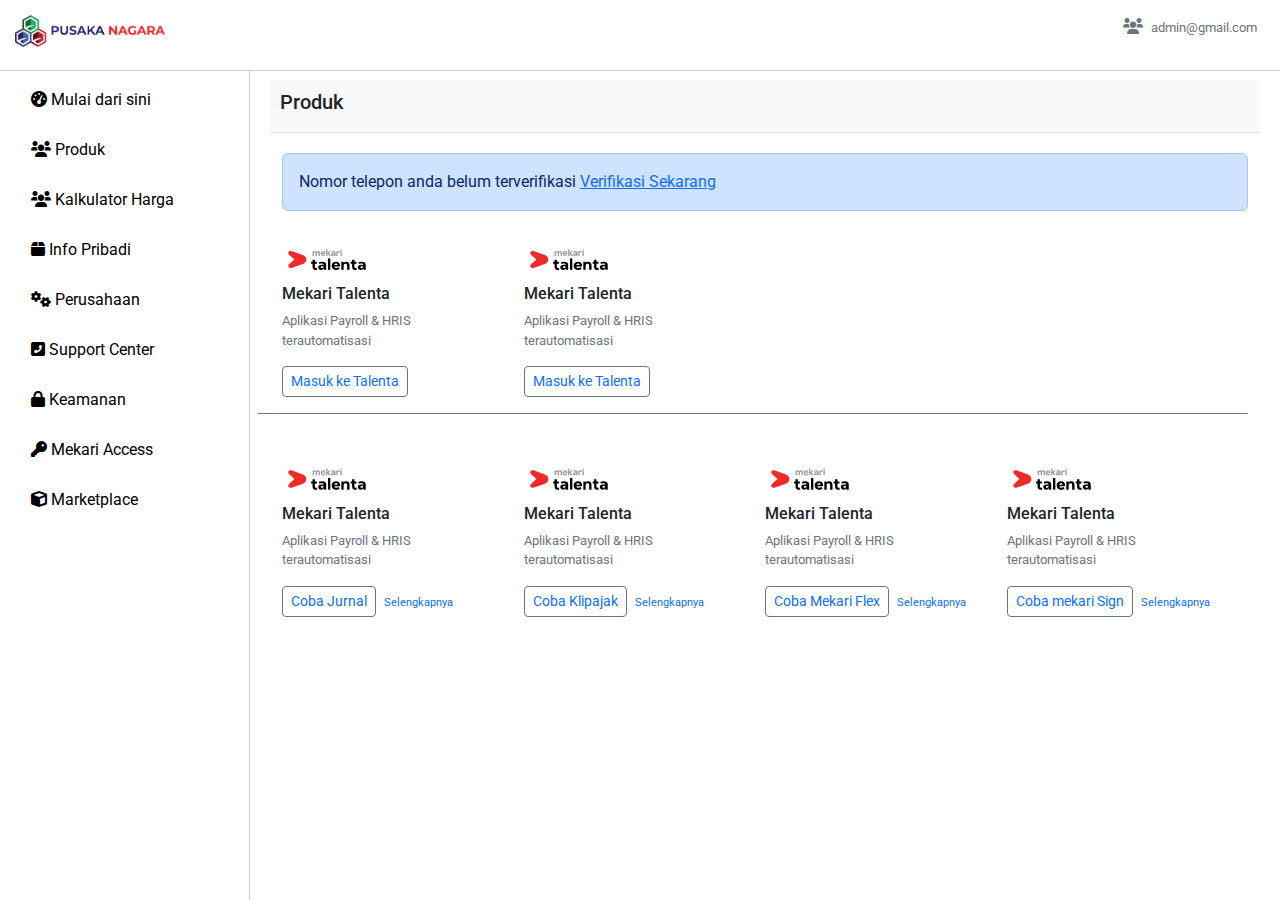
<file: admin/dashboard.html>
<!DOCTYPE html>
<html lang="en">
<head>
    <meta charset="UTF-8">
    <meta name="viewport" content="width=device-width, initial-scale=1.0">
    <title>Admin Dashboard</title>
    <link rel="stylesheet" href="../style.css">
    <link href="https://cdn.jsdelivr.net/npm/bootstrap@5.3.0-alpha1/dist/css/bootstrap.min.css" rel="stylesheet">
    <link href="https://cdnjs.cloudflare.com/ajax/libs/font-awesome/6.0.0-beta3/css/all.min.css" rel="stylesheet">
    <style>
        body {
            min-height: 100vh;
            display: flex;
            flex-direction: column;
        }
        .header {
            background-color: #fff;
            color: white;
            padding: 15px;
            position: fixed;
            width: 100%;
            border-bottom: 1px solid rgb(211, 207, 207);
            z-index: 1000; /* Header ada di atas */
        }
        .wrapper {
            display: flex;
            width: 100%;
            margin-top: 60px; /* Berikan jarak untuk header */
        }
        .sidebar {
            width: 250px;
            background: #fff;
            padding: 15px;
            position: fixed;
            top: 60px;
            height: 100vh;
            border-right: 1px solid rgb(211, 207, 207);
            z-index: 1; /* Sidebar berada di bawah header */
        }
        .sidebar .nav-link {
            color: #000;
            margin: 5px 0;
        }
        .sidebar .nav-link:hover {
            background-color: #495057;
        }
        .content {
            flex: 1;
            margin-left: 250px;
            padding: 20px;
        }
        .content-header {
            background-color: #f8f9fa;
            padding: 10px;
            border-bottom: 1px solid #dee2e6;
            margin-bottom: 20px;
        }
    </style>
</head>
<body class="bg-white">

    <!-- Header -->
    <div class="header border-1 d-flex justify-content-between align-content-center">
        <div class="logo">
            <img src="../assets/img/logo.png" alt="" class="small__img__logo">
        </div>

        <div class="login__info">
            <ul class="d-flex align-items-center list-unstyled">
                <li><i class="fas fa-users text-secondary"></i></li>
                <li><div class="users mx-2">
                    <span class="text-secondary small__text">admin@gmail.com</span><br>
                </div></li>
            </ul>
        </div>
    </div>

    <!-- Wrapper untuk sidebar dan konten -->
    <div class="wrapper">
        <!-- Sidebar -->
        <nav class="sidebar">
            <ul class="nav flex-column">
                <li class="nav-item">
                    <a class="nav-link" href="dashboard.html"><i class="fas fa-tachometer-alt"></i> Mulai dari sini</a>
                </li>
                <li class="nav-item">
                    <a class="nav-link" href="dashboard.html"><i class="fas fa-users"></i> Produk</a>
                </li>
                <li class="nav-item">
                    <a class="nav-link" href="kalkulator_harga.html"><i class="fas fa-users"></i> Kalkulator Harga</a>
                </li>
                <li class="nav-item">
                    <a class="nav-link" href="profile.html"><i class="fas fa-box"></i> Info Pribadi</a>
                </li>
                <li class="nav-item">
                    <a class="nav-link" href="perusahaan.html"><i class="fas fa-cogs"></i> Perusahaan</a>
                </li>
                <li class="nav-item">
                    <a class="nav-link" href="#"><i class="fas fa-square-phone-flip"></i> Support Center</a>
                </li>
                <li class="nav-item">
                    <a class="nav-link" href="#"><i class="fas fa-lock"></i> Keamanan</a>
                </li>
                <li class="nav-item">
                    <a class="nav-link" href="#"><i class="fas fa-key"></i> Mekari Access</a>
                </li>
                <li class="nav-item">
                    <a class="nav-link" href="#"><i class="fas fa-cube"></i> Marketplace</a>
                </li>
            </ul>
        </nav>

        <!-- Content -->
        <div class="content">
            <div class="content-header">
                <h5>Produk</h5>
            </div>
            <div class="container-fluid">
                <!-- Dashboard Content -->
                <div class="row">
                    <div class="col-md-12">
                        <div class="alert alert-primary" role="alert">
                            Nomor telepon anda belum terverifikasi <a href="">Verifikasi Sekarang</a>
                          </div>
                    </div>

                    <div class="row border-bottom border-1 border-secondary py-3">
                        <div class="col-md-3">
                            <div class="produk__one">
                                <img src="../assets/img/Mekari-Talenta-Color-RGB.svg" class="resmall__img" alt="">
                                <h6 class="mt-2">Mekari Talenta</h6>
                                <p class="small__text text-secondary">Aplikasi Payroll & HRIS terautomatisasi</p>
                                <button class="btn btn-sm bg-transparent text-primary border-1 border-secondary">Masuk ke Talenta</button>
                            </div>
                        </div>
                        <div class="col-md-3">
                            <div class="produk__one">
                                <img src="../assets/img/Mekari-Talenta-Color-RGB.svg" alt="" class="resmall__img">
                                <h6 class="mt-2">Mekari Talenta</h6>
                                <p class="small__text text-secondary">Aplikasi Payroll & HRIS terautomatisasi</p>
                                <button class="btn btn-sm bg-transparent text-primary border-1 border-secondary">Masuk ke Talenta</button>
                            </div>
                        </div>
                    </div>

                    <div class="row py-5">
                        <div class="col-md-3">
                            <div class="produk__two">
                                <img src="../assets/img/Mekari-Talenta-Color-RGB.svg" class="resmall__img" alt="">
                                <h6 class="mt-2">Mekari Talenta</h6>
                                <p class="small__text text-secondary">Aplikasi Payroll & HRIS terautomatisasi</p>
                                <ul class="d-flex list-unstyled align-items-center">
                                    <li><a class="btn btn-sm border-1 border-secondary text-primary">Coba Jurnal</a></li>
                                    <li class="mx-2"><a href="" class="text-decoration-none extra__small__text">Selengkapnya</a></li>
                                </ul>
                            </div>
                        </div>
                        <div class="col-md-3">
                            <div class="produk__two">
                                <img src="../assets/img/Mekari-Talenta-Color-RGB.svg" class="resmall__img" alt="">
                                <h6 class="mt-2">Mekari Talenta</h6>
                                <p class="small__text text-secondary">Aplikasi Payroll & HRIS terautomatisasi</p>
                                <ul class="d-flex list-unstyled align-items-center">
                                    <li><a class="btn btn-sm border-1 border-secondary text-primary">Coba Klipajak</a></li>
                                    <li class="mx-2"><a href="" class="text-decoration-none extra__small__text">Selengkapnya</a></li>
                                </ul>
                            </div>
                        </div>
                        <div class="col-md-3">
                            <div class="produk__two">
                                <img src="../assets/img/Mekari-Talenta-Color-RGB.svg" class="resmall__img" alt="">
                                <h6 class="mt-2">Mekari Talenta</h6>
                                <p class="small__text text-secondary">Aplikasi Payroll & HRIS terautomatisasi</p>
                                <ul class="d-flex list-unstyled align-items-center">
                                    <li><a class="btn btn-sm border-1 border-secondary text-primary">Coba Mekari Flex</a></li>
                                    <li class="mx-2"><a href="" class="text-decoration-none extra__small__text">Selengkapnya</a></li>
                                </ul>
                            </div>
                        </div>
                        <div class="col-md-3">
                            <div class="produk__two">
                                <img src="../assets/img/Mekari-Talenta-Color-RGB.svg" class="resmall__img" alt="">
                                <h6 class="mt-2">Mekari Talenta</h6>
                                <p class="small__text text-secondary">Aplikasi Payroll & HRIS terautomatisasi</p>
                                <ul class="d-flex list-unstyled align-items-center">
                                    <li><a class="btn btn-sm border-1 border-secondary text-primary extra__small__text">Coba mekari Sign</a></li>
                                    <li class="mx-2"><a href="" class="text-decoration-none extra__small__text">Selengkapnya</a></li>
                                </ul>
                            </div>
                        </div>
                    </div>
                </div>
            </div>
        </div>
    </div>

    <script src="https://cdn.jsdelivr.net/npm/bootstrap@5.3.0-alpha1/dist/js/bootstrap.bundle.min.js"></script>
</body>
</html>
</file>
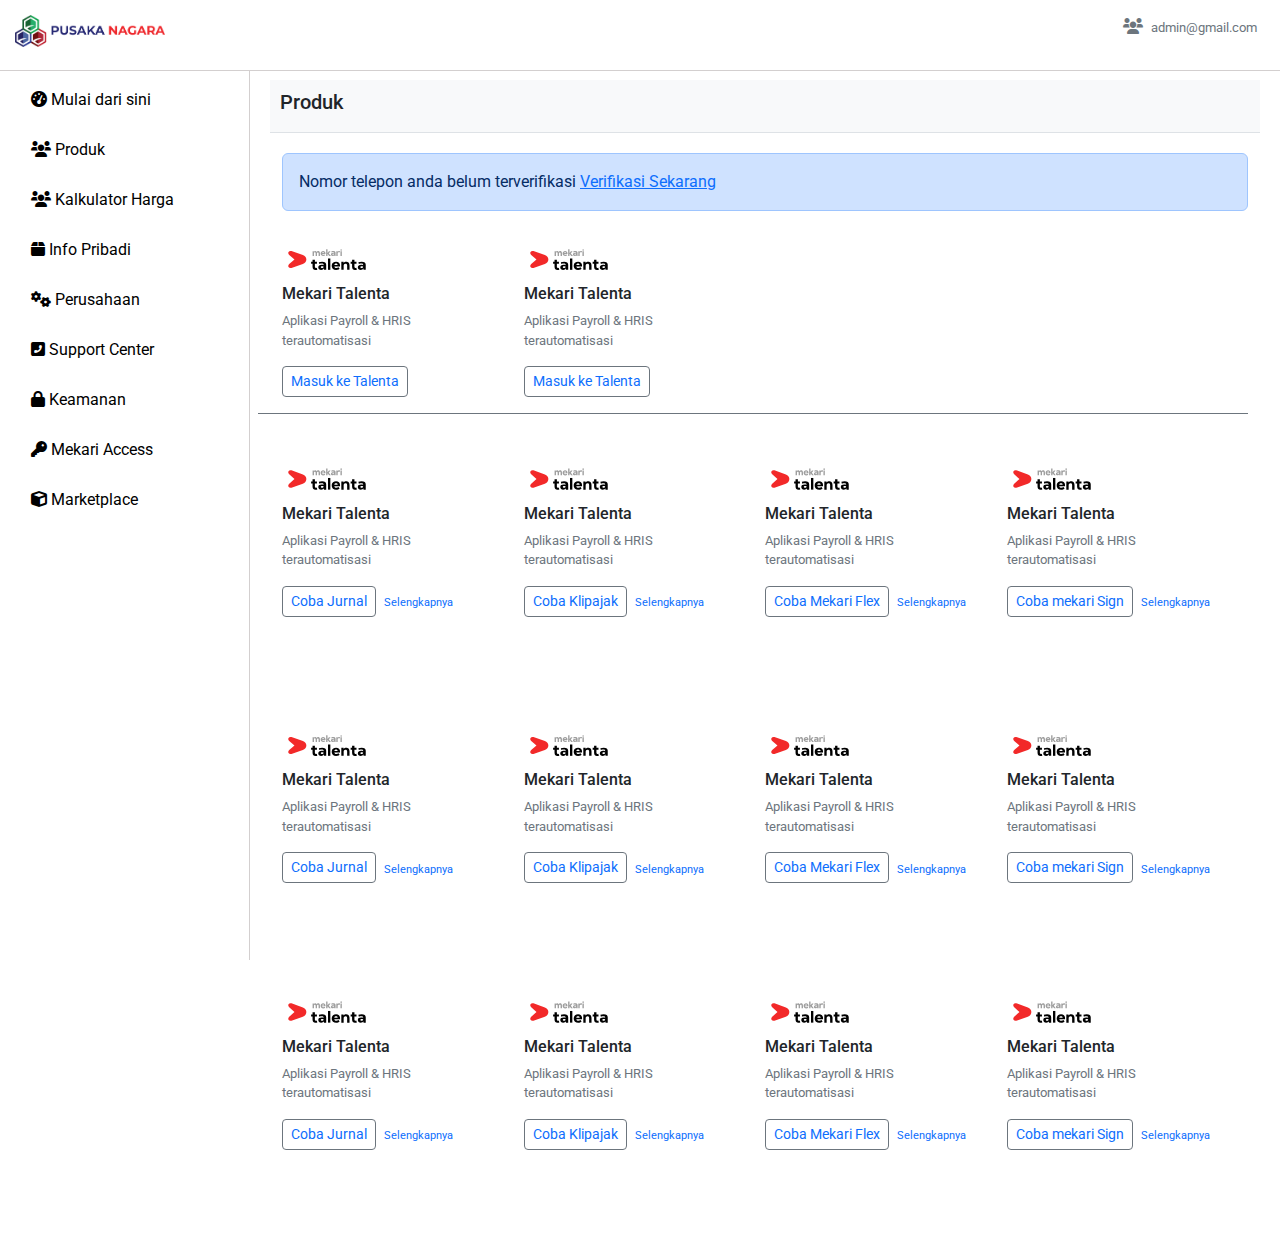
<file: admin/kalkulator_harga.html>
<!DOCTYPE html>
<html lang="en">
<head>
    <meta charset="UTF-8">
    <meta name="viewport" content="width=device-width, initial-scale=1.0">
    <title>Admin Dashboard</title>
    <link rel="stylesheet" href="../style.css">
    <link href="https://cdn.jsdelivr.net/npm/bootstrap@5.3.0-alpha1/dist/css/bootstrap.min.css" rel="stylesheet">
    <link href="https://cdnjs.cloudflare.com/ajax/libs/font-awesome/6.0.0-beta3/css/all.min.css" rel="stylesheet">
    <style>
        body {
            min-height: 100vh;
            display: flex;
            flex-direction: column;
        }
        .header {
            background-color: #fff;
            color: white;
            padding: 15px;
            position: fixed;
            width: 100%;
            border-bottom: 1px solid rgb(211, 207, 207);
            z-index: 1000; /* Header ada di atas */
        }
        .wrapper {
            display: flex;
            width: 100%;
            margin-top: 60px; /* Berikan jarak untuk header */
        }
        .sidebar {
            width: 250px;
            background: #fff;
            padding: 15px;
            position: fixed;
            top: 60px;
            height: 100vh;
            border-right: 1px solid rgb(211, 207, 207);
            z-index: 1; /* Sidebar berada di bawah header */
        }
        .sidebar .nav-link {
            color: #000;
            margin: 5px 0;
        }
        .sidebar .nav-link:hover {
            background-color: #495057;
        }
        .content {
            flex: 1;
            margin-left: 250px;
            padding: 20px;
        }
        .content-header {
            background-color: #f8f9fa;
            padding: 10px;
            border-bottom: 1px solid #dee2e6;
            margin-bottom: 20px;
        }
    </style>
</head>
<body class="bg-white">

    <!-- Header -->
    <div class="header border-1 d-flex justify-content-between align-content-center">
        <div class="logo">
            <img src="../assets/img/logo.png" alt="" class="small__img__logo">
        </div>

        <div class="login__info">
            <ul class="d-flex align-items-center list-unstyled">
                <li><i class="fas fa-users text-secondary"></i></li>
                <li><div class="users mx-2">
                    <span class="text-secondary small__text">admin@gmail.com</span><br>
                </div></li>
            </ul>
        </div>
    </div>

    <!-- Wrapper untuk sidebar dan konten -->
    <div class="wrapper">
        <!-- Sidebar -->
        <nav class="sidebar">
            <ul class="nav flex-column">
                <li class="nav-item">
                    <a class="nav-link" href="dashboard.html"><i class="fas fa-tachometer-alt"></i> Mulai dari sini</a>
                </li>
                <li class="nav-item">
                    <a class="nav-link" href="dashboard.html"><i class="fas fa-users"></i> Produk</a>
                </li>
                <li class="nav-item">
                    <a class="nav-link" href="kalkulator_harga.html"><i class="fas fa-users"></i> Kalkulator Harga</a>
                </li>
                <li class="nav-item">
                    <a class="nav-link" href="profile.html"><i class="fas fa-box"></i> Info Pribadi</a>
                </li>
                <li class="nav-item">
                    <a class="nav-link" href="perusahaan.html"><i class="fas fa-cogs"></i> Perusahaan</a>
                </li>
                <li class="nav-item">
                    <a class="nav-link" href="#"><i class="fas fa-square-phone-flip"></i> Support Center</a>
                </li>
                <li class="nav-item">
                    <a class="nav-link" href="#"><i class="fas fa-lock"></i> Keamanan</a>
                </li>
                <li class="nav-item">
                    <a class="nav-link" href="#"><i class="fas fa-key"></i> Mekari Access</a>
                </li>
                <li class="nav-item">
                    <a class="nav-link" href="#"><i class="fas fa-cube"></i> Marketplace</a>
                </li>
            </ul>
        </nav>


        <!-- Content -->
        <div class="content">
            <div class="content-header">
                <h5>Produk</h5>
            </div>
            <div class="container-fluid">
                <!-- Dashboard Content -->
                <div class="row">
                    <div class="col-md-12">
                        <div class="alert alert-primary" role="alert">
                            Nomor telepon anda belum terverifikasi <a href="">Verifikasi Sekarang</a>
                          </div>
                    </div>

                    <div class="row border-bottom border-1 border-secondary py-3">
                        <div class="col-md-3">
                            <div class="produk__one">
                                <img src="../assets/img/Mekari-Talenta-Color-RGB.svg" class="resmall__img" alt="">
                                <h6 class="mt-2">Mekari Talenta</h6>
                                <p class="small__text text-secondary">Aplikasi Payroll & HRIS terautomatisasi</p>
                                <button class="btn btn-sm bg-transparent text-primary border-1 border-secondary">Masuk ke Talenta</button>
                            </div>
                        </div>
                        <div class="col-md-3">
                            <div class="produk__one">
                                <img src="../assets/img/Mekari-Talenta-Color-RGB.svg" alt="" class="resmall__img">
                                <h6 class="mt-2">Mekari Talenta</h6>
                                <p class="small__text text-secondary">Aplikasi Payroll & HRIS terautomatisasi</p>
                                <button class="btn btn-sm bg-transparent text-primary border-1 border-secondary">Masuk ke Talenta</button>
                            </div>
                        </div>
                    </div>

                    <div class="row py-5">
                        <div class="col-md-3">
                            <div class="produk__two">
                                <img src="../assets/img/Mekari-Talenta-Color-RGB.svg" class="resmall__img" alt="">
                                <h6 class="mt-2">Mekari Talenta</h6>
                                <p class="small__text text-secondary">Aplikasi Payroll & HRIS terautomatisasi</p>
                                <ul class="d-flex list-unstyled align-items-center">
                                    <li><a class="btn btn-sm border-1 border-secondary text-primary">Coba Jurnal</a></li>
                                    <li class="mx-2"><a href="" class="text-decoration-none extra__small__text">Selengkapnya</a></li>
                                </ul>
                            </div>
                        </div>
                        <div class="col-md-3">
                            <div class="produk__two">
                                <img src="../assets/img/Mekari-Talenta-Color-RGB.svg" class="resmall__img" alt="">
                                <h6 class="mt-2">Mekari Talenta</h6>
                                <p class="small__text text-secondary">Aplikasi Payroll & HRIS terautomatisasi</p>
                                <ul class="d-flex list-unstyled align-items-center">
                                    <li><a class="btn btn-sm border-1 border-secondary text-primary">Coba Klipajak</a></li>
                                    <li class="mx-2"><a href="" class="text-decoration-none extra__small__text">Selengkapnya</a></li>
                                </ul>
                            </div>
                        </div>
                        <div class="col-md-3">
                            <div class="produk__two">
                                <img src="../assets/img/Mekari-Talenta-Color-RGB.svg" class="resmall__img" alt="">
                                <h6 class="mt-2">Mekari Talenta</h6>
                                <p class="small__text text-secondary">Aplikasi Payroll & HRIS terautomatisasi</p>
                                <ul class="d-flex list-unstyled align-items-center">
                                    <li><a class="btn btn-sm border-1 border-secondary text-primary">Coba Mekari Flex</a></li>
                                    <li class="mx-2"><a href="" class="text-decoration-none extra__small__text">Selengkapnya</a></li>
                                </ul>
                            </div>
                        </div>
                        <div class="col-md-3">
                            <div class="produk__two">
                                <img src="../assets/img/Mekari-Talenta-Color-RGB.svg" class="resmall__img" alt="">
                                <h6 class="mt-2">Mekari Talenta</h6>
                                <p class="small__text text-secondary">Aplikasi Payroll & HRIS terautomatisasi</p>
                                <ul class="d-flex list-unstyled align-items-center">
                                    <li><a class="btn btn-sm border-1 border-secondary text-primary extra__small__text">Coba mekari Sign</a></li>
                                    <li class="mx-2"><a href="" class="text-decoration-none extra__small__text">Selengkapnya</a></li>
                                </ul>
                            </div>
                        </div>
                    </div>
                   
                    <div class="row py-5">
                        <div class="col-md-3">
                            <div class="produk__two">
                                <img src="../assets/img/Mekari-Talenta-Color-RGB.svg" class="resmall__img" alt="">
                                <h6 class="mt-2">Mekari Talenta</h6>
                                <p class="small__text text-secondary">Aplikasi Payroll & HRIS terautomatisasi</p>
                                <ul class="d-flex list-unstyled align-items-center">
                                    <li><a class="btn btn-sm border-1 border-secondary text-primary">Coba Jurnal</a></li>
                                    <li class="mx-2"><a href="" class="text-decoration-none extra__small__text">Selengkapnya</a></li>
                                </ul>
                            </div>
                        </div>
                        <div class="col-md-3">
                            <div class="produk__two">
                                <img src="../assets/img/Mekari-Talenta-Color-RGB.svg" class="resmall__img" alt="">
                                <h6 class="mt-2">Mekari Talenta</h6>
                                <p class="small__text text-secondary">Aplikasi Payroll & HRIS terautomatisasi</p>
                                <ul class="d-flex list-unstyled align-items-center">
                                    <li><a class="btn btn-sm border-1 border-secondary text-primary">Coba Klipajak</a></li>
                                    <li class="mx-2"><a href="" class="text-decoration-none extra__small__text">Selengkapnya</a></li>
                                </ul>
                            </div>
                        </div>
                        <div class="col-md-3">
                            <div class="produk__two">
                                <img src="../assets/img/Mekari-Talenta-Color-RGB.svg" class="resmall__img" alt="">
                                <h6 class="mt-2">Mekari Talenta</h6>
                                <p class="small__text text-secondary">Aplikasi Payroll & HRIS terautomatisasi</p>
                                <ul class="d-flex list-unstyled align-items-center">
                                    <li><a class="btn btn-sm border-1 border-secondary text-primary">Coba Mekari Flex</a></li>
                                    <li class="mx-2"><a href="" class="text-decoration-none extra__small__text">Selengkapnya</a></li>
                                </ul>
                            </div>
                        </div>
                        <div class="col-md-3">
                            <div class="produk__two">
                                <img src="../assets/img/Mekari-Talenta-Color-RGB.svg" class="resmall__img" alt="">
                                <h6 class="mt-2">Mekari Talenta</h6>
                                <p class="small__text text-secondary">Aplikasi Payroll & HRIS terautomatisasi</p>
                                <ul class="d-flex list-unstyled align-items-center">
                                    <li><a class="btn btn-sm border-1 border-secondary text-primary extra__small__text">Coba mekari Sign</a></li>
                                    <li class="mx-2"><a href="" class="text-decoration-none extra__small__text">Selengkapnya</a></li>
                                </ul>
                            </div>
                        </div>
                    </div>
                   
                    <div class="row py-5">
                        <div class="col-md-3">
                            <div class="produk__two">
                                <img src="../assets/img/Mekari-Talenta-Color-RGB.svg" class="resmall__img" alt="">
                                <h6 class="mt-2">Mekari Talenta</h6>
                                <p class="small__text text-secondary">Aplikasi Payroll & HRIS terautomatisasi</p>
                                <ul class="d-flex list-unstyled align-items-center">
                                    <li><a class="btn btn-sm border-1 border-secondary text-primary">Coba Jurnal</a></li>
                                    <li class="mx-2"><a href="" class="text-decoration-none extra__small__text">Selengkapnya</a></li>
                                </ul>
                            </div>
                        </div>
                        <div class="col-md-3">
                            <div class="produk__two">
                                <img src="../assets/img/Mekari-Talenta-Color-RGB.svg" class="resmall__img" alt="">
                                <h6 class="mt-2">Mekari Talenta</h6>
                                <p class="small__text text-secondary">Aplikasi Payroll & HRIS terautomatisasi</p>
                                <ul class="d-flex list-unstyled align-items-center">
                                    <li><a class="btn btn-sm border-1 border-secondary text-primary">Coba Klipajak</a></li>
                                    <li class="mx-2"><a href="" class="text-decoration-none extra__small__text">Selengkapnya</a></li>
                                </ul>
                            </div>
                        </div>
                        <div class="col-md-3">
                            <div class="produk__two">
                                <img src="../assets/img/Mekari-Talenta-Color-RGB.svg" class="resmall__img" alt="">
                                <h6 class="mt-2">Mekari Talenta</h6>
                                <p class="small__text text-secondary">Aplikasi Payroll & HRIS terautomatisasi</p>
                                <ul class="d-flex list-unstyled align-items-center">
                                    <li><a class="btn btn-sm border-1 border-secondary text-primary">Coba Mekari Flex</a></li>
                                    <li class="mx-2"><a href="" class="text-decoration-none extra__small__text">Selengkapnya</a></li>
                                </ul>
                            </div>
                        </div>
                        <div class="col-md-3">
                            <div class="produk__two">
                                <img src="../assets/img/Mekari-Talenta-Color-RGB.svg" class="resmall__img" alt="">
                                <h6 class="mt-2">Mekari Talenta</h6>
                                <p class="small__text text-secondary">Aplikasi Payroll & HRIS terautomatisasi</p>
                                <ul class="d-flex list-unstyled align-items-center">
                                    <li><a class="btn btn-sm border-1 border-secondary text-primary extra__small__text">Coba mekari Sign</a></li>
                                    <li class="mx-2"><a href="" class="text-decoration-none extra__small__text">Selengkapnya</a></li>
                                </ul>
                            </div>
                        </div>
                    </div>
                   
                    
                    
                </div>
            </div>
        </div>
    </div>

    <script src="https://cdn.jsdelivr.net/npm/bootstrap@5.3.0-alpha1/dist/js/bootstrap.bundle.min.js"></script>
</body>
</html>
</file>
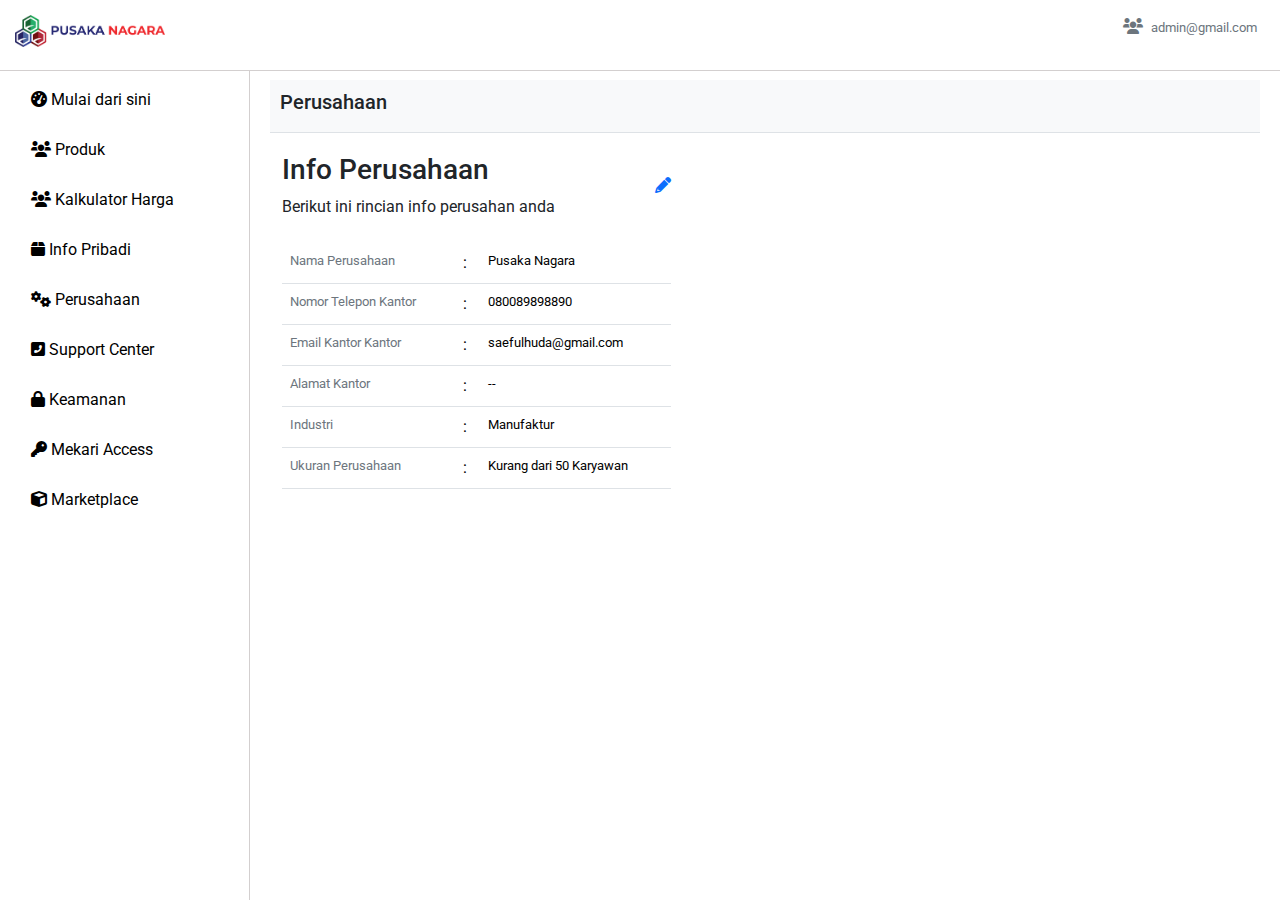
<file: admin/perusahaan.html>
<!DOCTYPE html>
<html lang="en">
<head>
    <meta charset="UTF-8">
    <meta name="viewport" content="width=device-width, initial-scale=1.0">
    <title>Admin Dashboard</title>
    <link rel="stylesheet" href="../style.css">
    <link href="https://cdn.jsdelivr.net/npm/bootstrap@5.3.0-alpha1/dist/css/bootstrap.min.css" rel="stylesheet">
    <link href="https://cdnjs.cloudflare.com/ajax/libs/font-awesome/6.0.0-beta3/css/all.min.css" rel="stylesheet">
    <style>
        body {
            min-height: 100vh;
            display: flex;
            flex-direction: column;
        }
        .header {
            background-color: #fff;
            color: white;
            padding: 15px;
            position: fixed;
            width: 100%;
            border-bottom: 1px solid rgb(211, 207, 207);
            z-index: 1000; /* Header ada di atas */
        }
        .wrapper {
            display: flex;
            width: 100%;
            margin-top: 60px; /* Berikan jarak untuk header */
        }
        .sidebar {
            width: 250px;
            background: #fff;
            padding: 15px;
            position: fixed;
            top: 60px;
            height: 100vh;
            border-right: 1px solid rgb(211, 207, 207);
            z-index: 1; /* Sidebar berada di bawah header */
        }
        .sidebar .nav-link {
            color: #000;
            margin: 5px 0;
        }
        .sidebar .nav-link:hover {
            background-color: #495057;
        }
        .content {
            flex: 1;
            margin-left: 250px;
            padding: 20px;
        }
        .content-header {
            background-color: #f8f9fa;
            padding: 10px;
            border-bottom: 1px solid #dee2e6;
            margin-bottom: 20px;
        }
    </style>
</head>
<body class="bg-white">

    <!-- Header -->
    <div class="header border-1 d-flex justify-content-between align-content-center">
        <div class="logo">
            <img src="../assets/img/logo.png" alt="" class="small__img__logo">
        </div>

        <div class="login__info">
            <ul class="d-flex align-items-center list-unstyled">
                <li><i class="fas fa-users text-secondary"></i></li>
                <li><div class="users mx-2">
                    <span class="text-secondary small__text">admin@gmail.com</span><br>
                </div></li>
            </ul>
        </div>
    </div>

    <!-- Wrapper untuk sidebar dan konten -->
    <div class="wrapper">
        <!-- Sidebar -->
        <nav class="sidebar">
            <ul class="nav flex-column">
                <li class="nav-item">
                    <a class="nav-link" href="dashboard.html"><i class="fas fa-tachometer-alt"></i> Mulai dari sini</a>
                </li>
                <li class="nav-item">
                    <a class="nav-link" href="dashboard.html"><i class="fas fa-users"></i> Produk</a>
                </li>
                <li class="nav-item">
                    <a class="nav-link" href="kalkulator_harga.html"><i class="fas fa-users"></i> Kalkulator Harga</a>
                </li>
                <li class="nav-item">
                    <a class="nav-link" href="profile.html"><i class="fas fa-box"></i> Info Pribadi</a>
                </li>
                <li class="nav-item">
                    <a class="nav-link" href="perusahaan.html"><i class="fas fa-cogs"></i> Perusahaan</a>
                </li>
                <li class="nav-item">
                    <a class="nav-link" href="#"><i class="fas fa-square-phone-flip"></i> Support Center</a>
                </li>
                <li class="nav-item">
                    <a class="nav-link" href="#"><i class="fas fa-lock"></i> Keamanan</a>
                </li>
                <li class="nav-item">
                    <a class="nav-link" href="#"><i class="fas fa-key"></i> Mekari Access</a>
                </li>
                <li class="nav-item">
                    <a class="nav-link" href="#"><i class="fas fa-cube"></i> Marketplace</a>
                </li>
            </ul>
        </nav>


        <!-- Content -->
        <div class="content">
            <div class="content-header">
                <h5>Perusahaan</h5>
            </div>
            <div class="container-fluid">
                <!-- Dashboard Content -->
                <div class="row">
                    <div class="col-md-5">
                        <div class="info__perusahaan">
                            <div class="perusahaan__title d-flex align-items-center justify-content-between">
                                <div class="title">
                                    <h3>Info Perusahaan</h3>
                                    <span>Berikut ini rincian info perusahan anda</span>
                                </div>
                                <div class="action">
                                    <a href=""><i class="fas fa-pencil"></i></a>
                                </div>
                            </div>
                            <div class="perusaan__body py-4">
                                <table class="table">
                                    <thead>
                                    </thead>
                                    <tbody>
                                      <tr>
                                        <td class="small__text text-secondary">Nama Perusahaan</td>
                                        <td>:</td>
                                        <td class="small__text">Pusaka Nagara</td>
                                      </tr>
                                      <tr>
                                        <td class="small__text text-secondary">Nomor Telepon Kantor</td>
                                        <td>:</td>
                                        <td class="small__text">080089898890</td>
                                      </tr>
                                      <tr>
                                        <td class="small__text text-secondary">Email Kantor Kantor</td>
                                        <td>:</td>
                                        <td class="small__text">saefulhuda@gmail.com</td>
                                      </tr>
                                      <tr>
                                        <td class="small__text text-secondary">Alamat Kantor</td>
                                        <td>:</td>
                                        <td class="small__text">--</td>
                                      </tr>
                                      <tr>
                                        <td class="small__text text-secondary">Industri </td>
                                        <td>:</td>
                                        <td class="small__text">Manufaktur</td>
                                      </tr>
                                      <tr>
                                        <td class="small__text text-secondary">Ukuran Perusahaan </td>
                                        <td>:</td>
                                        <td class="small__text">Kurang dari 50 Karyawan</td>
                                      </tr>
                                    </tbody>
                                  </table>
                            </div>
                        </div>
                    </div>

                    

                   
                </div>
            </div>
        </div>
    </div>

    <script src="https://cdn.jsdelivr.net/npm/bootstrap@5.3.0-alpha1/dist/js/bootstrap.bundle.min.js"></script>
</body>
</html>
</file>
<file: style.css>
@import url('https://fonts.googleapis.com/css2?family=Poppins:ital,wght@0,100;0,200;0,300;0,400;0,500;0,600;0,700;0,800;0,900;1,100;1,200;1,300;1,400;1,500;1,600;1,700;1,800;1,900&display=swap');
@import url('https://fonts.googleapis.com/css2?family=Roboto:ital,wght@0,100;0,300;0,400;0,500;0,700;0,900;1,100;1,300;1,400;1,500;1,700;1,900&display=swap');
*{
    margin: 0;
    padding: 0;
    box-sizing: border-box !important;
}

body{
    font-family: "Roboto", sans-serif !important;
    /* height: 10000px; */
    background-color: #F1F5F9 !important;
}

/* custom bootstrap */

.gold__color{
    color: gold;
}

.bg__pink{
    background-color: #E97BF9;
}

.bg__light__black{
    background-color: #22201D;
}

.blue__light{
    background-color: #F1F5F9 !important;
}

.dark__blue{
    background-color: #10253E !important;
}

.extra__light__blue{
    background-color: #F1F5F9;
}

/* .dark_blue_dark{
    background-color: #10243E;
} */

.purple__bg{
    background-color: #311B92;
}

.purple__light__bg{
    background-color: #4B61DD;
}

.thumb__img{
    width: 50px !important;
}

.purple__color{
    color: #5B37D4;
}

.smallest__img{
    width: 20px;
}

.resmall__img{
    width: 90px;
}

.small__img__logo{
    width: 150px;
}

.home__section .main-title{
    font-size: 60px !important;
}

.home__hero__teks{
    padding:2rem 5%;
    max-width: 900px;
    margin-top: 100px;
}

/* .navbar img{
    width: 200px;
} */

.jumbotron{
    height: 600px ;
}

.overlay{
    background-color: rgba(0, 0, 0, .5);
    position: absolute;
    top: 0;
    left: 0;
}

.testi__quote{
    height: 170px;
}

.testi__author img{
    width: 100px;
}

.wwa .card{
    background-color: #10243e;
    border-radius: 30px;
}

.clients__logo_items img{
    width: 200px;
}
/* 
.our_solution_card .card{
    background-color: #F1F5F9;
} */

.masthead__item{
    width: 500px;
}

.why__pusaka,
.prioritas__kami{
    background-color: #10243E;
}

.why__pusaka img{
    width: 35px;
}

/* .why__pusaka_soc{
    border-radius: 20px;
} */


.why__pusaka_soc  img{
    width: 35px;
}

.rss .card{
    background-color: #F1F5F9;
}
/* 
.why__pusaka_soc {
    background-color: #10243E;
} */

/* .wwa{
    padding: 0 3%;
} */

/* .footer img{
    width: 150px;
} */

.footer_logo img{
    width: 70px;
    height: 70px;
}

.block__opps_item_thumb img{
    width: 150px;
}

.our__blog__items .card{
    background-color: #F1F5F9;
}

.testimonials__{
    background-color: #10243E;
}

.testimonials__ .card{
    background-color: #F1F5F9;
}

.testimonials__ .testimonial__text{
    height: 200px;
}

.artikel .card{
    background-color: #F1F5F9;
}

.addr_location .location{
    width: 25%;
}

.addr_location .address{
    width: 75%;
}

/* Halaman Produk */
.masthead__product_2 h3,
.masthead__solusi h3{
    font-size: 45px;
}
/* 
.masthead__product_2 .card{
    padding: 3rem;
} */

/* .block__opps{
    padding: 2rem;
} */

.block__oops_img img{
    width: 700px;
    margin-bottom: 30px;
}


/* All page */
.custom_container{
    padding: 0 4rem !important;
}


/* Halaman Solusi */
/* .masthead__solusi .card{
    padding: 0 3rem;
} */

/* Halaman Resource */
/* .rss__news .card,
.rss__study .card{
    background-color: #F1F5F9;
} */

.rss_podcast .card{
    background-color: #4810C0;
}

.rss_podcast img{
    width: 100px;
}

.rss_banner .card{
    background-color: #F1F5F9;
}

.footer__cta .card__cta{
    background-color: #10243E;
}


/* Halaman Klien kami */
.post__items .card{
    height: 450px;
}


/* .post__img__thumb img{
    width: 300px;
    
} */

.post__items img{
    height: 200px;
    object-fit:cover;
}

.post__items .img_thumb{
    bottom: 10px;
    left: 10px;
    width: 100px;
    height: 30px;
    object-fit: contain;
}

.client__collection .card,
.bussiness .card{
    height: 500px;
}

.client__collection img,
.bussiness img{
    height: 200px;
}

.program_partnership img{
    width: 100px;
}

/* Halaman Login */
.container__login img{
    width: 200px;
}

/* Halaman Customer service */



/* Formating animasi */
.hover__efect:hover img{
    scale: 1.1;
    transition: .5s;
}



/* Fungsi Text Formating */
.small__text{
    font-size: 13px;
}

.extra__small__text{
    font-size: 11px;
}

.medium__text{
    font-size: 16px;
}

.extra__medium__text{
    font-size: 14px;
}

.large__text{
    font-size: 20px;
}

/* Formating margin */
.small__mt{
    margin-top: -15px;
}

/* Formating Bayangan */
.box__shadow{
    box-shadow: 0 4px 8px rgba(0, 0, 0, 0.2); 
}


/* Formating Hover */
.hover__card__effect:hover{
    background-color: white;
    color: black;
    transition: .5s;
}

/* Format Tinggi Elemet Gambar */
.short_img{
    height: 200px;
}

/* Ini navbar */
.navbar__sect{
    padding: .3rem 4%;
    padding-top: 10px;
    display: flex;
    align-items: center;
    justify-content: space-between;
    position: fixed;
    width: 100%;
    z-index: 100;
    background-color: white;
    border-bottom: 1px solid rgb(231, 227, 227);
}

.navbar__sect .logo{
    margin-top: -10px;
}

.navbar__sect a{
    text-decoration: none;
    color: black;
}

/* .navbar__sect img{
    width: 150px;
} */

.navbar__sect ul li{
    display: inline-block;
    list-style: none;
    margin-right: 25px;
    position: relative;
}

.navbar__sect .navigation__sec span{
    margin-right: 10px;
}

.navbar__sect .sci__sec button{
    padding: 10px 20px;
    border: none;
    background: #4B61DD;
    border-radius: 10px;
    color: white;
}

.navbar__sect .sci__sec i{
    margin-right: 10px;
}

.navbar__sect li img{
    width: 20px;
}

.navbar__sect ul .underline{
    position: relative;
}

.navbar__sect .underline::before{
    content: '';
    position: absolute;
    bottom: -5px;
    left: 0;
    background-color: purple;
    width: 100%;
    height: 3px;
    visibility: hidden;
}

.navbar__sect ul .underline:hover::before{
    visibility: visible;
}

/* Popup Styling */
.popup {
    display: none;
    position: absolute;
    margin-top: 5px;
    top: 100%;
    left: -200px;
    background-color: white;
    box-shadow: 0 4px 8px rgba(0, 0, 0, 0.1);
    /* padding: 1rem; */
    width: 860px;
    z-index: 200;
    /* border-radius: 5px; */
}

 

.popup__tabs {
    flex: 1;
    background-color: #FBFCFC;
}

.popup__tabs button {
    padding: 10px;
    cursor: pointer;
    color: #333;
}

/* .popup__tabs button.active {
    background-color: #4B61DD;
    color: white;
} */

.popup__content {
    flex: 2;
    padding: 2rem 1rem;
}

.popup__content h3{
    margin-bottom: 15px;
}

.popup__content .card__talent{
    width: 230px;
    gap: 20px;
    display: flex;
}

.popup__content .card__talent p{
    font-size: 12px;
    margin-top: 5px;
}

.popup__content #content1 li{
    margin-bottom: 15px;
}

.tab__content {
    display: none;
}

.tab__content.active {
    display: block;
}

.tab-content__cs.active{
    display: block;
}

.popup__content ul {
    list-style: none;
    padding-left: 0;
}

.popup__content ul li {
    margin-bottom: 10px;
}

.popup__content ul li a {
    text-decoration: none;
    color: #555;
}

/* .popup__content ul li a:hover {
    color: #4B61DD;
} */

/* Show Popup on Hover */
.product:hover .popup {
    display: flex;
}

/* Show Popup on Hover */
/* Popup Styling for Solutions */
.popup-solution {
    display: none; /* Sembunyikan popup secara default */
    /* position: absolute; */
    top: 100%;
    left: 0;
    box-shadow: 0 4px 8px rgba(0, 0, 0, 0.1);
    width: 300px; /* Lebar popup solusi */
    /* z-index: 200; */
    /* border-radius: 5px; */
    /* margin-top: 5px; */
}

/* .solution .solusi__item{
    display: flex;
} */

/* .solution .solusi__item .img__thumb{
    margin-right: 10px;
} */

/* .popup-solution .popup__content {
    padding: 1rem;
} */

/* Show Popup on Hover for Solutions */
.solution:hover .popup-solution {
    display: flex; /* Tampilkan popup saat hover */
}

.solution__li:hover{
    background-color: #F7FBFF !important;
}


/* Popup Styling for Resources */
.popup-resource {
    display: none; /* Sembunyikan popup secara default */
    /* position: absolute; */
    top: 100%;
    left: -450px;
    /* background-color: white; */
    box-shadow: 0 4px 8px rgba(0, 0, 0, 0.1);
    width: 900px; /* Lebar popup Resource */
    z-index: 200;
    /* border-radius: 5px; */
    /* margin-top: 5px; */
}

.popup-resource .popup__tabs {
    display: flex;
    border-bottom: 1px solid #ccc;
}

.popup-resource .tab {
    flex: 1;
    padding: 10px;
    text-align: left;
    cursor: pointer;
}

.popup-resource .tab.active {
    border-bottom: 2px solid #007bff; /* Gaya untuk tab aktif */
}

/* .popup-resource .popup__content {
    padding: 1rem;
} */

/* Show Popup on Hover for Resources */
.resource:hover .popup-resource {
    display: flex; /* Tampilkan popup saat hover */
}


/* tentang mekari */
.popup-mekari {
    display: none; /* Sembunyikan popup secara default */
    width: 400px; /* Atur lebar popup */
    /* background-color: #fff;  */
    /* border: 1px solid #ccc;  */
    /* padding: 20px;  */
    /* box-shadow: 0 4px 8px rgba(0, 0, 0, 0.2);  */
    /* position: absolute;  */
    z-index: 1000; /* Di atas elemen lainnya */
    /* margin-top: 5px; */
}

.mekari:hover .popup-mekari {
    display: flex; /* Tampilkan popup saat hover */
    flex-direction: column; /* Susun kolom secara vertikal */
}


/* tab partner */
/* Layout untuk kolom */
/* Layout untuk kolom */
/* Layout untuk kolom */
/* Layout untuk kolom */
.row {
    display: flex;
}

.col-4 {
    flex: 0 0 33.33%;
}

.custom__col__12 {
    flex: 0 0 66.66%;
    padding-left: 20px;
    overflow-y: auto; /* Aktifkan scroll vertikal */
    border: 1px solid #ddd;
    padding: 20px;
    background-color: #f9f9f9;
    border-radius: 4px;
    max-height: 400px;
}

/* Style untuk tab button */
.tabs {
    display: flex;
    flex-direction: column;
}

.tab-link {
    /* background-color: #f1f1f1; */
    border: none;
    color: #333;
    padding: 10px 20px;
    text-align: left;
    cursor: pointer;
    font-size: 16px;
    /* transition: background-color 0.3s; */
    margin-bottom: 5px;
}

.tab-link.active {
    font-weight: bold;
}

/* .tab-link:hover {
    background-color: #ddd;
} */

/* Style untuk tab content */
.tab-content {
    display: none;
    height: 400px;
}

.tab-content.active {
    display: block;
}

.burger__menu{
    display: none;
}

/* Menu Mobile */
.burger__menu .bars{
    background-color: #4810C0;
    width: 25px;
    height: 3px;
    position: relative;
    margin-top: 4px;
}


/* Sidebar */
.sidebar__menu{
    background-color: white;
    width: 100%;
    height: 100% !important;
    position: fixed;
    top: 2.5rem;
    z-index: 100;
    transform: translateX(-1000px);
    transition: .5s;
    display: none;
}

.sidebar__menu.active{
    transform: translateX(0);
    transition: .5s;
}

.sidebar__menu .accordion{
    height: 100%;
}

/* Responsive design */
@media (max-width: 768px) {
    .col-4, .col-8 {
        flex: 100%;
    }
}



/* Bg Body Login */
.bg_login{
    background-color: #F2F4F7;
}




@media (max-width:480px) {

    .navbar__sect{
        padding: .3rem 4%;
        padding-top: 10px;
        padding-bottom: 10px;
        display: flex;
        align-items: center;
        justify-content: space-between;
        position: fixed;
        width: 100%;
        z-index: 100;
        background-color: white;
        border-bottom: 1px solid rgb(231, 227, 227);
    }

    .burger__menu{
        display: block;
    }
    

    /* Sidebar */
.sidebar__menu{
    background-color: white;
    width: 100%;
    height: 100% !important;
    position: fixed;
    top: 2.5rem;
    z-index: 100;
    transform: translateX(-1000px);
    transition: .5s;
    display: block;
}


    /* All page */
    .custom_container{
        padding: 0 1rem !important;
    }

    .navigation__sec{
        display: none;
    }

    .home__section .main-title{
        font-size: 30px !important;
    }

    .home__section ul{
        justify-content: flex-start;
    }

    .home__section ul li:nth-child(1){
        margin-left: 20px;
    }

    .masthead__logo{
        justify-content: center;
    }

    .masthead__logo img{
        width: 120px;
    }

    .clients__logo img{
        width: 100px;
    }

    .rss_title{
        text-align: center;
    }

    .masthead__item{
        width: 350px;
    }

    .cta__button ul,
    .cta__button ul li,
    .cta__button ul li button{
        width: 100%;
        margin: 0;
    }

    .footer__logo{
        margin-bottom: 50px;
    }

    .footer__logo img{
        width: 250px;
    }

    .addr_location .location{
        width: 100%;
    }

    .addr_location .address{
        width: 100%;
        margin-top: 10px;
    }

    .wwa{
        padding: 0 1%;
    }

    /* .small_card__logo{
        height: 50px;
        width: 50px;
    }
     */

    /* Halaman Produk */
    .masthead__product_2 h3{
        font-size: 40px;
    }
    

    .masthead__product_2 .card{
        padding: 1rem;
        text-align: center;
    }

    .block__oops_img img{
        width: 300px;
        margin-bottom: 30px;
    }

    .block__opps{
        padding: 1rem;
    }

    /* Halaman solusi */
    .masthead__solusi ul,
    .masthead__solusi ul li,
    .masthead__solusi ul li button{
        width: 100%;
    }

    .masthead__solusi .card{
        padding: 0 1rem;
    }

    .client{
        padding: 0 1rem;
    }

    /* Halaman CS */
    /* .panduan__cs{
        height: 5000px;
    } */

    /* mobile nav */
    .sci__sec{
        display: none;
    }
}
</file>
